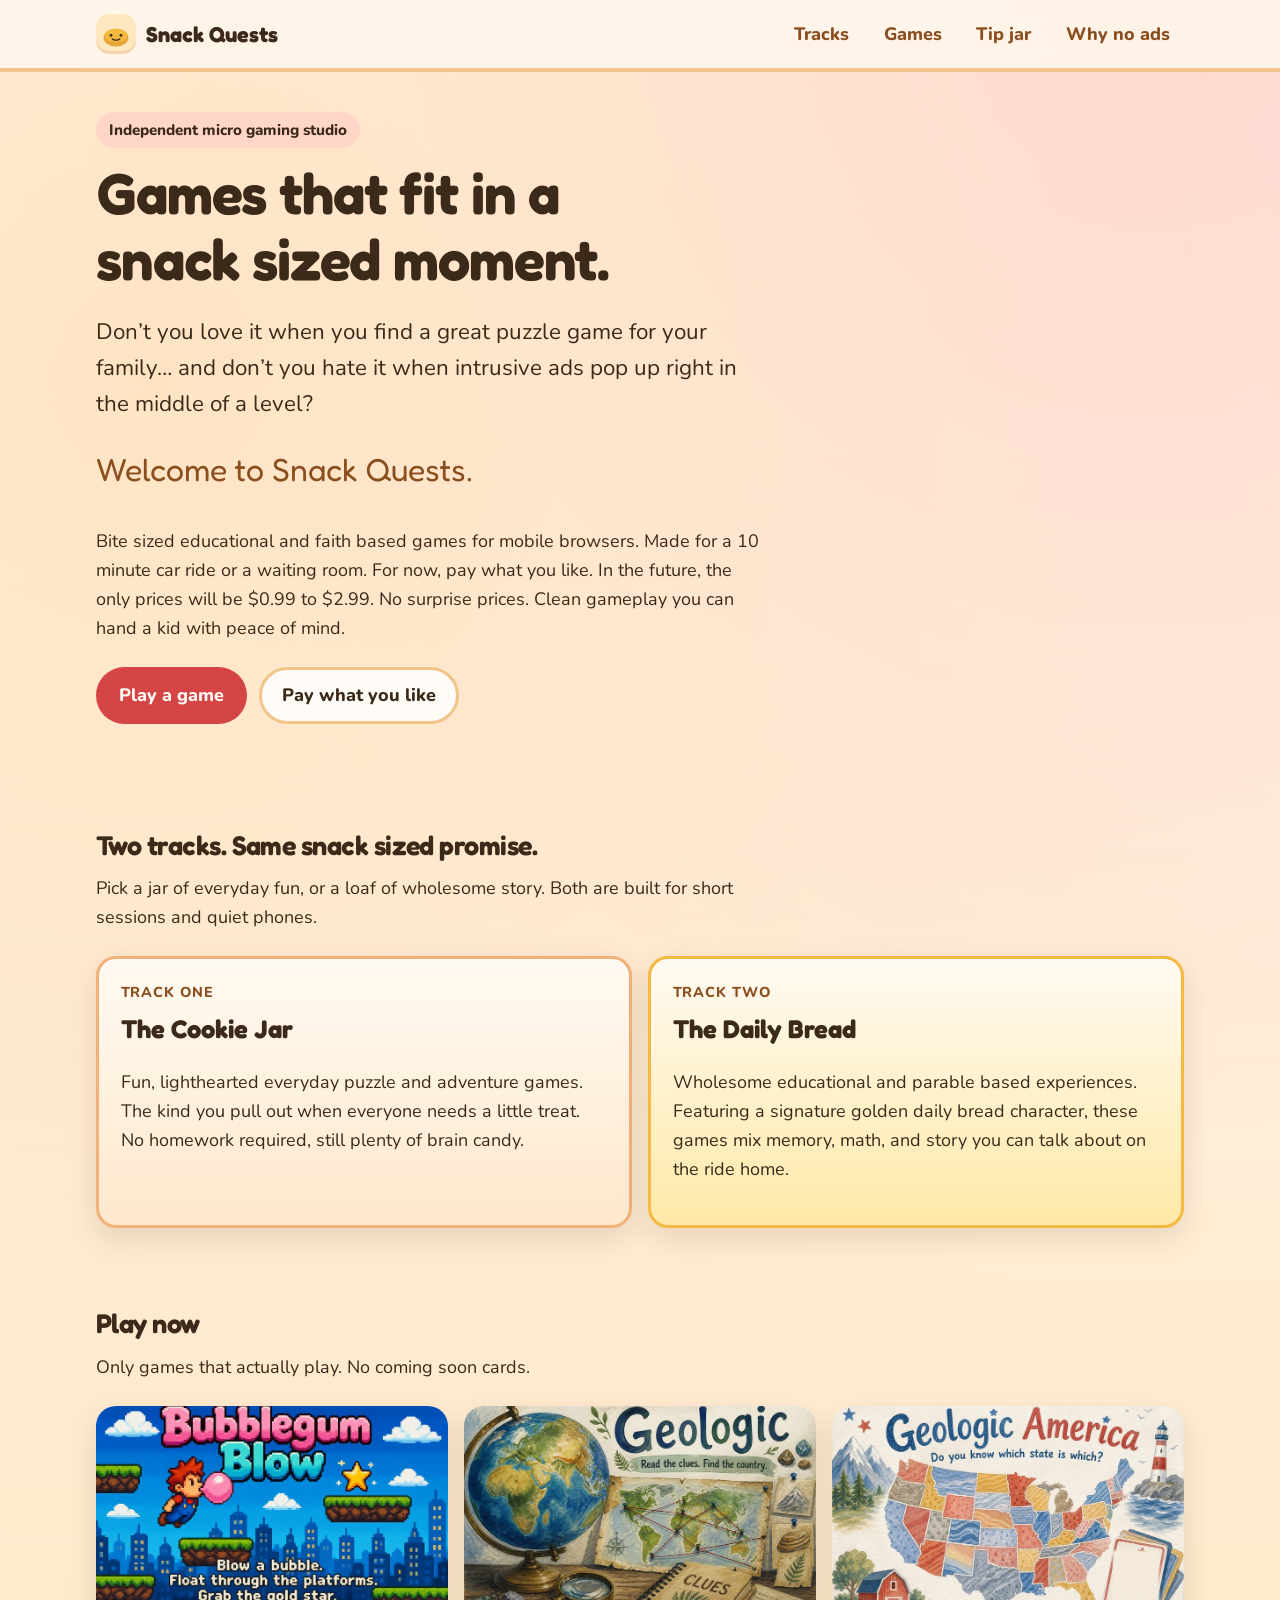
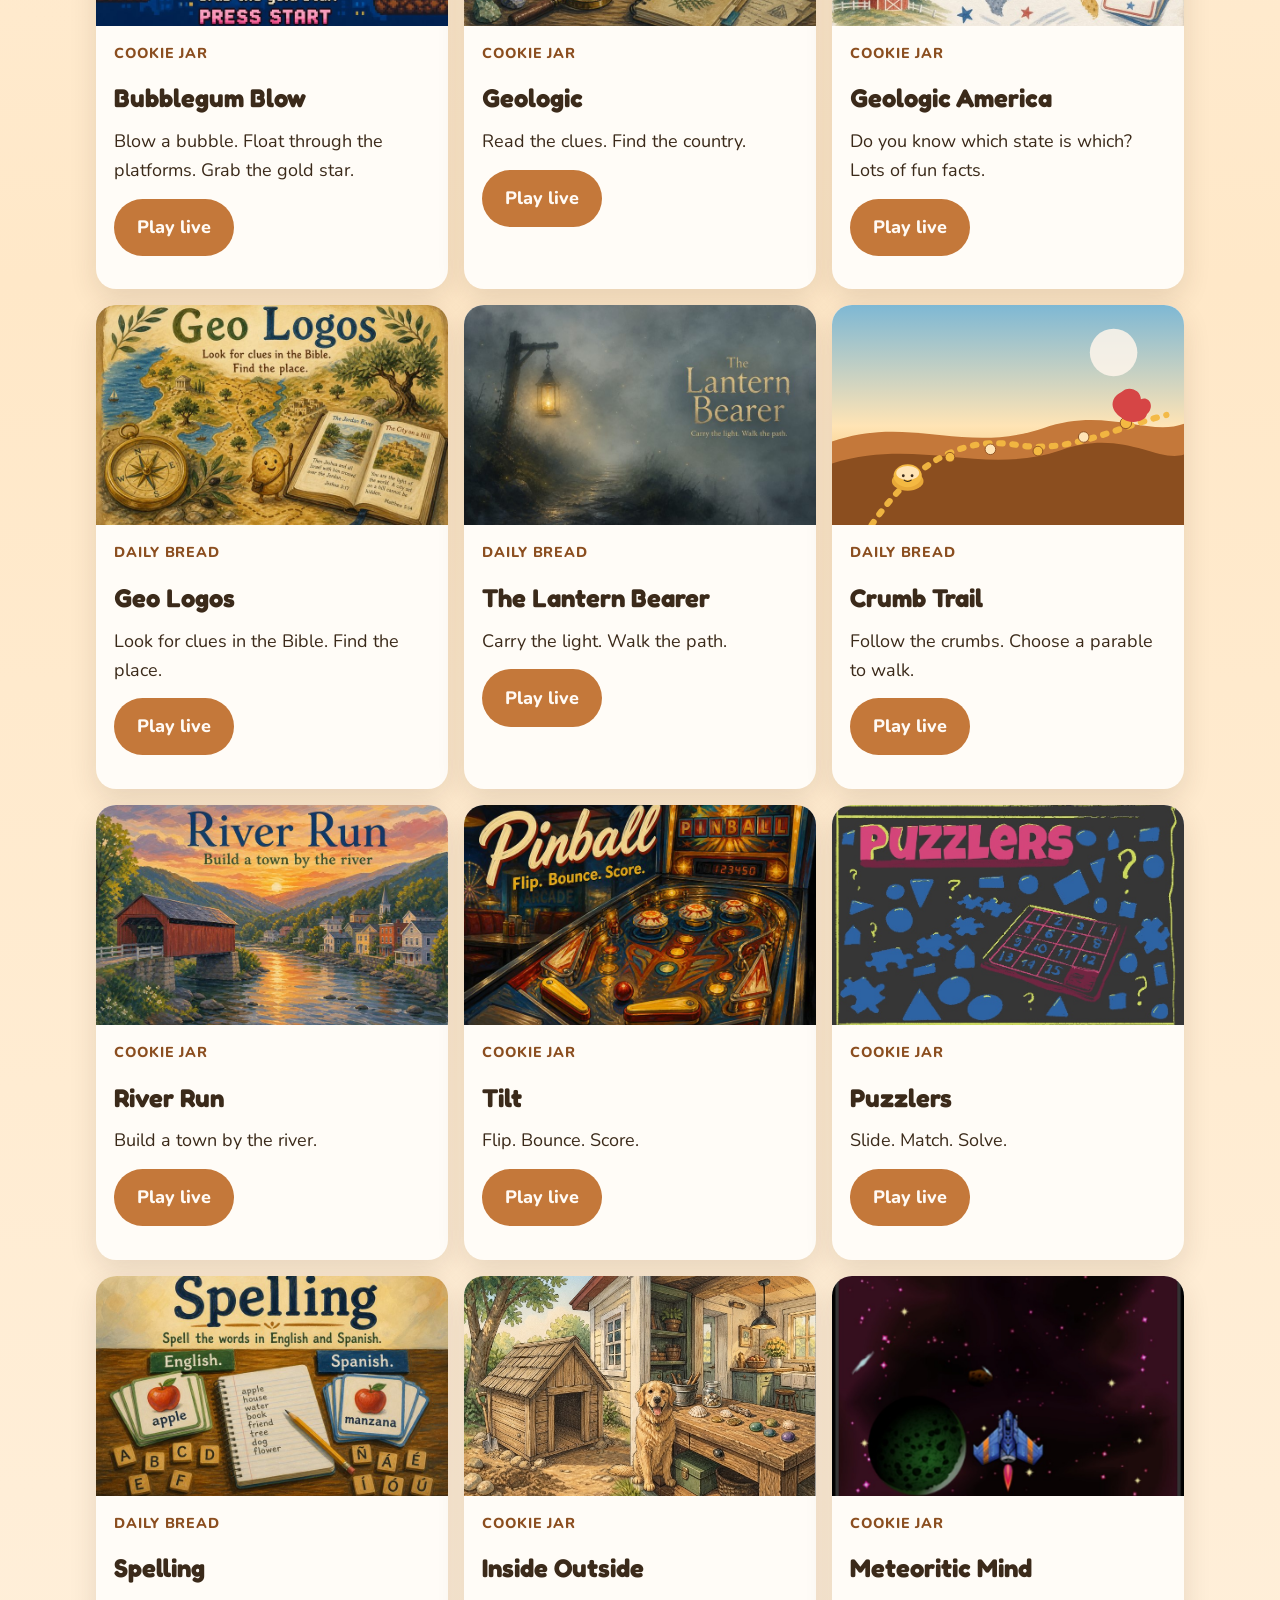
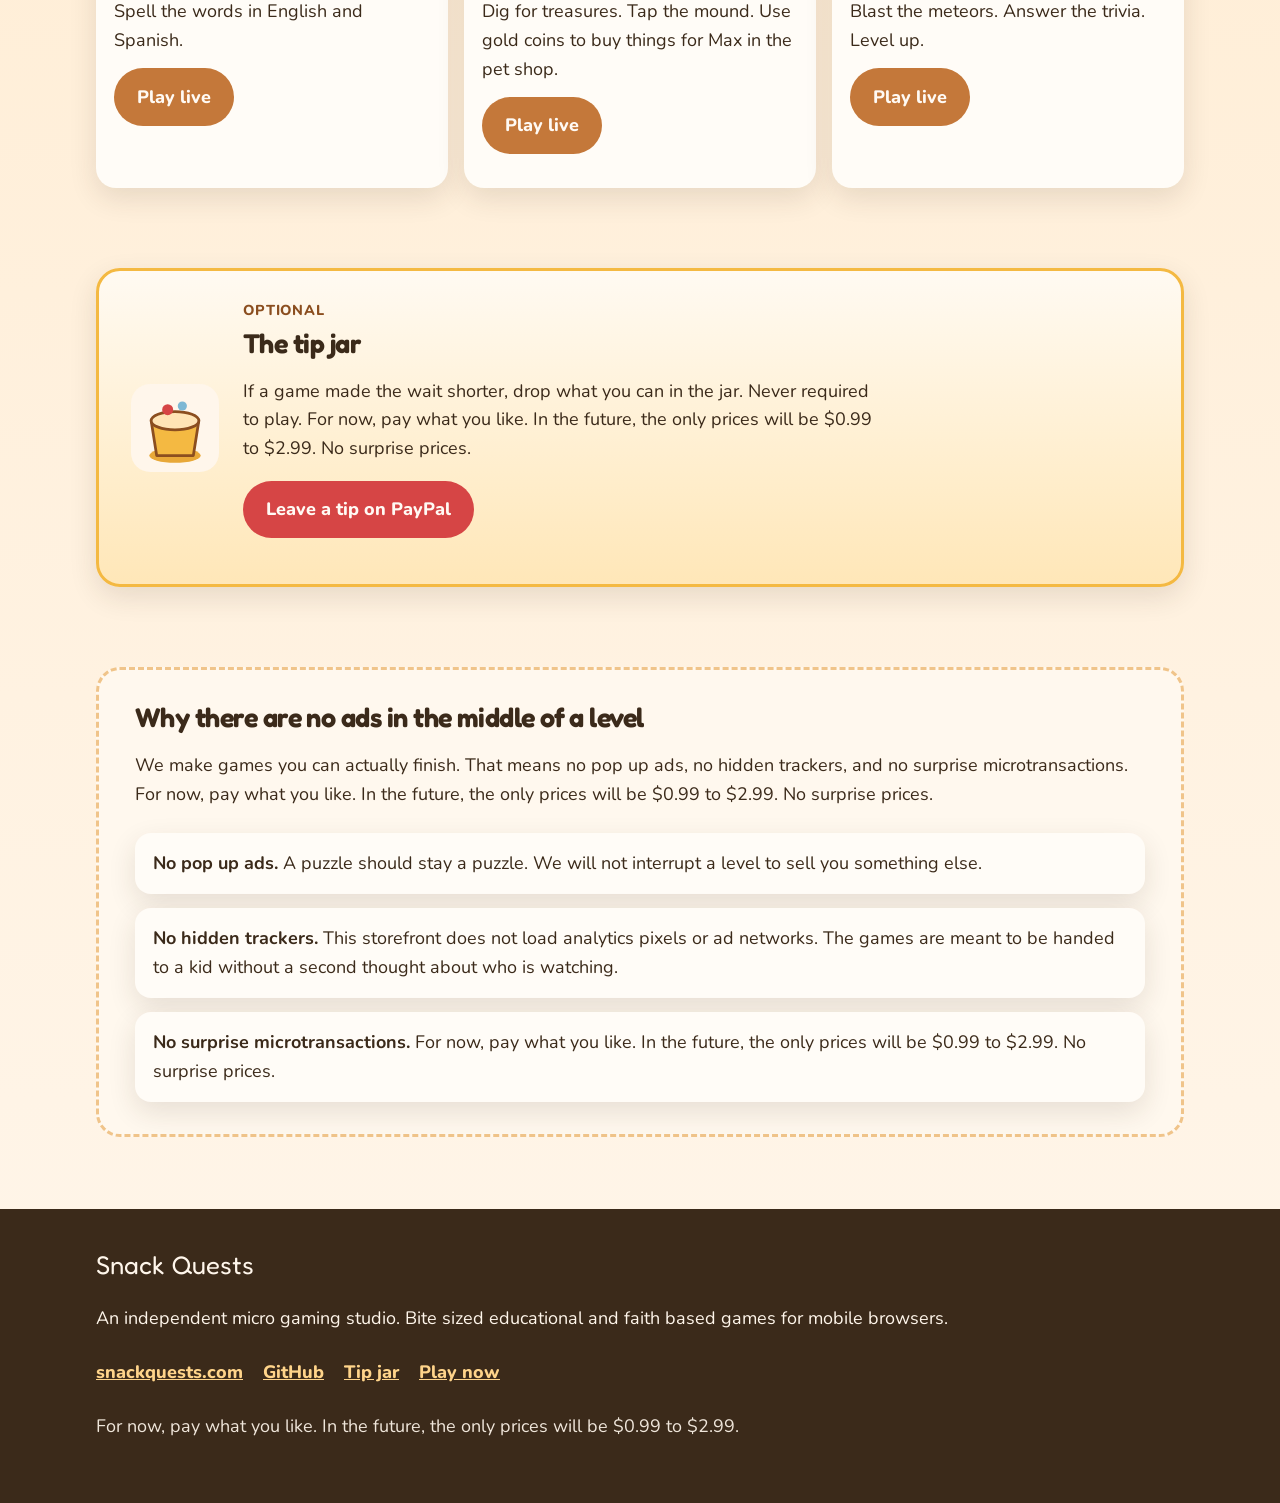
<file: index.html>
<!DOCTYPE html>
<html lang="en">
<head>
  <meta charset="utf-8">
  <meta name="viewport" content="width=device-width, initial-scale=1">
  <meta http-equiv="Cache-Control" content="no-cache, no-store, must-revalidate">
  <title>Snack Quests, bite sized games you can hand a kid</title>
  <meta name="description" content="Snack Quests is an independent micro gaming studio. Bite sized educational and faith based games for mobile browsers. No pop up ads, no hidden trackers, no surprise microtransactions.">
  <link rel="canonical" href="https://snackquests.com/">
  <meta property="og:title" content="Snack Quests, bite sized games you can hand a kid">
  <meta property="og:description" content="Don't you love it when you find a great puzzle game for your family... and don't you hate it when intrusive ads pop up right in the middle of a level? Welcome to Snack Quests.">
  <meta property="og:type" content="website">
  <meta property="og:url" content="https://snackquests.com/">
  <meta name="theme-color" content="#FFF6EB">
  <link rel="icon" href="./favicon.svg" type="image/svg+xml">
  <link rel="preconnect" href="https://fonts.googleapis.com">
  <link rel="preconnect" href="https://fonts.gstatic.com" crossorigin>
  <link href="https://fonts.googleapis.com/css2?family=Fredoka:wght@500;600;700&family=Nunito:ital,wght@0,400;0,600;0,700;0,800;1,400&display=swap" rel="stylesheet">
  <link rel="stylesheet" href="./styles.css">
</head>
<body>
  <a class="skip-link" href="#main">Skip to content</a>

  <header class="site-header">
    <div class="wrap header-inner">
      <a class="logo" href="./">
        <span class="logo-mark" aria-hidden="true">
          <svg viewBox="0 0 64 64" width="40" height="40" focusable="false">
            <ellipse cx="32" cy="38" rx="20" ry="14" fill="#E8A838"/>
            <ellipse cx="32" cy="34" rx="18" ry="11" fill="#F4B942"/>
            <circle cx="24" cy="34" r="2.2" fill="#3B2A1A"/>
            <circle cx="40" cy="34" r="2.2" fill="#3B2A1A"/>
            <path d="M26 40c2 2.4 10 2.4 12 0" fill="none" stroke="#3B2A1A" stroke-width="2" stroke-linecap="round"/>
          </svg>
        </span>
        <span class="logo-text">Snack Quests</span>
      </a>
      <button class="nav-toggle" type="button" aria-expanded="false" aria-controls="site-nav">
        <span class="nav-toggle-bars" aria-hidden="true"></span>
        <span class="visually-hidden">Menu</span>
      </button>
      <nav id="site-nav" class="site-nav" aria-label="Primary">
        <ul>
          <li><a href="#tracks">Tracks</a></li>
          <li><a href="#snack-pack">Games</a></li>
          <li><a href="#tip-jar">Tip jar</a></li>
          <li><a href="#why">Why no ads</a></li>
        </ul>
      </nav>
    </div>
  </header>

  <main id="main">
    <section class="hero" aria-labelledby="hero-title">
      <div class="wrap hero-inner">
        <p class="eyebrow">Independent micro gaming studio</p>
        <h1 id="hero-title">Games that fit in a snack sized moment.</h1>
        <p class="hero-lead">Don’t you love it when you find a great puzzle game for your family… and don’t you hate it when intrusive ads pop up right in the middle of a level?</p>
        <p class="hero-welcome">Welcome to Snack Quests.</p>
        <p class="hero-body">Bite sized educational and faith based games for mobile browsers. Made for a 10 minute car ride or a waiting room. For now, pay what you like. In the future, the only prices will be $0.99 to $2.99. No surprise prices. Clean gameplay you can hand a kid with peace of mind.</p>
        <p class="hero-actions">
          <a class="btn btn-primary" href="#snack-pack">Play a game</a>
          <a class="btn btn-ghost" href="#tip-jar">Pay what you like</a>
        </p>
      </div>
    </section>

    <section id="tracks" class="tracks" aria-labelledby="tracks-title">
      <div class="wrap">
        <h2 id="tracks-title">Two tracks. Same snack sized promise.</h2>
        <p class="section-lede">Pick a jar of everyday fun, or a loaf of wholesome story. Both are built for short sessions and quiet phones.</p>
        <div class="track-grid">
          <article class="track-card cookie-jar">
            <p class="track-kicker">Track one</p>
            <h3>The Cookie Jar</h3>
            <p>Fun, lighthearted everyday puzzle and adventure games. The kind you pull out when everyone needs a little treat. No homework required, still plenty of brain candy.</p>
          </article>
          <article class="track-card daily-bread">
            <p class="track-kicker">Track two</p>
            <h3>The Daily Bread</h3>
            <p>Wholesome educational and parable based experiences. Featuring a signature golden daily bread character, these games mix memory, math, and story you can talk about on the ride home.</p>
          </article>
        </div>
      </div>
    </section>

    <section id="snack-pack" class="snack-pack" aria-labelledby="pack-title">
      <div class="wrap">
        <h2 id="pack-title">Play now</h2>
        <p class="section-lede">Only games that actually play. No coming soon cards.</p>
                <ul class="game-grid">
          <li class="game-card">
            <article>
              <div class="game-art" aria-hidden="true">
                <img src="./openings/opening-bubblegum.jpg" alt="">
              </div>
              <div class="game-meta">
                <p class="game-track">Cookie Jar</p>
                <h3>Bubblegum Blow</h3>
                <p>Blow a bubble. Float through the platforms. Grab the gold star.</p>
                <p><a class="btn btn-small" href="/games/bubblegum-blow/">Play live</a></p>
              </div>
            </article>
          </li>
          <li class="game-card">
            <article>
              <div class="game-art" aria-hidden="true">
                <img src="./openings/opening-geologic.jpg" alt="">
              </div>
              <div class="game-meta">
                <p class="game-track">Cookie Jar</p>
                <h3>Geologic</h3>
                <p>Read the clues. Find the country.</p>
                <p><a class="btn btn-small" href="/games/geologic/">Play live</a></p>
              </div>
            </article>
          </li>
          <li class="game-card">
            <article>
              <div class="game-art" aria-hidden="true">
                <img src="./openings/opening-geologic-america.jpg" alt="">
              </div>
              <div class="game-meta">
                <p class="game-track">Cookie Jar</p>
                <h3>Geologic America</h3>
                <p>Do you know which state is which? Lots of fun facts.</p>
                <p><a class="btn btn-small" href="/games/geologic/america/">Play live</a></p>
              </div>
            </article>
          </li>
          <li class="game-card">
            <article>
              <div class="game-art" aria-hidden="true">
                <img src="./openings/opening-geologos.jpg" alt="">
              </div>
              <div class="game-meta">
                <p class="game-track">Daily Bread</p>
                <h3>Geo Logos</h3>
                <p>Look for clues in the Bible. Find the place.</p>
                <p><a class="btn btn-small" href="/games/geologic/logos/">Play live</a></p>
              </div>
            </article>
          </li>
          <li class="game-card">
            <article>
              <div class="game-art" aria-hidden="true">
                <img src="./openings/opening-lantern.jpg" alt="">
              </div>
              <div class="game-meta">
                <p class="game-track">Daily Bread</p>
                <h3>The Lantern Bearer</h3>
                <p>Carry the light. Walk the path.</p>
                <p><a class="btn btn-small" href="/games/lantern-bearer/">Play live</a></p>
              </div>
            </article>
          </li>
          <li class="game-card">
            <article>
              <div class="game-art" aria-hidden="true">
                <img src="./openings/opening-crumb-trail.svg" alt="">
              </div>
              <div class="game-meta">
                <p class="game-track">Daily Bread</p>
                <h3>Crumb Trail</h3>
                <p>Follow the crumbs. Choose a parable to walk.</p>
                <p><a class="btn btn-small" href="/games/crumb-trail/">Play live</a></p>
              </div>
            </article>
          </li>
          <li class="game-card">
            <article>
              <div class="game-art" aria-hidden="true">
                <img src="./openings/opening-riverrun.jpg" alt="">
              </div>
              <div class="game-meta">
                <p class="game-track">Cookie Jar</p>
                <h3>River Run</h3>
                <p>Build a town by the river.</p>
                <p><a class="btn btn-small" href="/games/river-run/">Play live</a></p>
              </div>
            </article>
          </li>
          <li class="game-card">
            <article>
              <div class="game-art" aria-hidden="true">
                <img src="./openings/opening-pinball.jpg" alt="">
              </div>
              <div class="game-meta">
                <p class="game-track">Cookie Jar</p>
                <h3>Tilt</h3>
                <p>Flip. Bounce. Score.</p>
                <p><a class="btn btn-small" href="/games/tilt/">Play live</a></p>
              </div>
            </article>
          </li>
          <li class="game-card">
            <article>
              <div class="game-art" aria-hidden="true">
                <img src="./openings/opening-puzzlers.jpg?v=3" alt="">
              </div>
              <div class="game-meta">
                <p class="game-track">Cookie Jar</p>
                <h3>Puzzlers</h3>
                <p>Slide. Match. Solve.</p>
                <p><a class="btn btn-small" href="/games/puzzlers/">Play live</a></p>
              </div>
            </article>
          </li>
          <li class="game-card">
            <article>
              <div class="game-art" aria-hidden="true">
                <img src="./openings/opening-spelling.jpg" alt="">
              </div>
              <div class="game-meta">
                <p class="game-track">Daily Bread</p>
                <h3>Spelling</h3>
                <p>Spell the words in English and Spanish.</p>
                <p><a class="btn btn-small" href="/games/spelling/">Play live</a></p>
              </div>
            </article>
          </li>
          <li class="game-card">
            <article>
              <div class="game-art" aria-hidden="true">
                <img src="./openings/opening-inside-outside-v3.jpg?v=4" alt="">
              </div>
              <div class="game-meta">
                <p class="game-track">Cookie Jar</p>
                <h3>Inside Outside</h3>
                <p>Dig for treasures. Tap the mound. Use gold coins to buy things for Max in the pet shop.</p>
                <p><a class="btn btn-small" href="/games/inside-outside/">Play live</a></p>
              </div>
            </article>
          </li>
          <li class="game-card">
            <article>
              <div class="game-art" aria-hidden="true">
                <img src="./openings/opening-meteoriticmind.jpg" alt="">
              </div>
              <div class="game-meta">
                <p class="game-track">Cookie Jar</p>
                <h3>Meteoritic Mind</h3>
                <p>Blast the meteors. Answer the trivia. Level up.</p>
                <p><a class="btn btn-small" href="/games/meteoritic-mind/">Play live</a></p>
              </div>
            </article>
          </li>
        </ul>
      </div>
    </section>

    <section id="tip-jar" class="tip-jar" aria-labelledby="tip-title">
      <div class="wrap">
        <div class="tip-card">
          <div class="tip-art" aria-hidden="true">
            <svg viewBox="0 0 96 96" width="88" height="88" focusable="false">
              <ellipse cx="48" cy="78" rx="28" ry="8" fill="#E8A838"/>
              <path d="M22 40h52l-6 38H28z" fill="#F4B942" stroke="#8B4E1F" stroke-width="3" stroke-linejoin="round"/>
              <ellipse cx="48" cy="40" rx="26" ry="10" fill="#FFE4B5" stroke="#8B4E1F" stroke-width="3"/>
              <circle cx="40" cy="28" r="6" fill="#D64545"/>
              <circle cx="56" cy="24" r="5" fill="#7EB8D4"/>
            </svg>
          </div>
          <div class="tip-copy">
            <p class="track-kicker">Optional</p>
            <h2 id="tip-title">The tip jar</h2>
            <p>If a game made the wait shorter, drop what you can in the jar. Never required to play. For now, pay what you like. In the future, the only prices will be $0.99 to $2.99. No surprise prices.</p>
            <p>
              <a class="btn btn-primary" href="https://www.paypal.com/cgi-bin/webscr?cmd=_donations&amp;business=Chesneyhearst%40gmail.com&amp;item_name=Snack%20Quests%20tip%20jar&amp;currency_code=USD" rel="noopener noreferrer" target="_blank">Leave a tip on PayPal</a>
            </p>
          </div>
        </div>
      </div>
    </section>

    <section id="why" class="why" aria-labelledby="why-title">
      <div class="wrap why-inner">
        <h2 id="why-title">Why there are no ads in the middle of a level</h2>
        <p>We make games you can actually finish. That means no pop up ads, no hidden trackers, and no surprise microtransactions. For now, pay what you like. In the future, the only prices will be $0.99 to $2.99. No surprise prices.</p>
        <ul class="promise-list">
          <li>
            <strong>No pop up ads.</strong>
            A puzzle should stay a puzzle. We will not interrupt a level to sell you something else.
          </li>
          <li>
            <strong>No hidden trackers.</strong>
            This storefront does not load analytics pixels or ad networks. The games are meant to be handed to a kid without a second thought about who is watching.
          </li>
          <li>
            <strong>No surprise microtransactions.</strong>
            For now, pay what you like. In the future, the only prices will be $0.99 to $2.99. No surprise prices.
          </li>
        </ul>
      </div>
    </section>
  </main>

  <footer class="site-footer">
    <div class="wrap footer-inner">
      <p class="footer-brand">Snack Quests</p>
      <p>An independent micro gaming studio. Bite sized educational and faith based games for mobile browsers.</p>
      <ul class="footer-links">
        <li><a href="https://snackquests.com">snackquests.com</a></li>
        <li><a href="https://github.com/chearst444/snackquests">GitHub</a></li>
        <li><a href="#tip-jar">Tip jar</a></li>
        <li><a href="#snack-pack">Play now</a></li>
      </ul>
      <p class="footer-note">For now, pay what you like. In the future, the only prices will be $0.99 to $2.99.</p>
    </div>
  </footer>

  <script src="./script.js"></script>
</body>
</html>
</file>
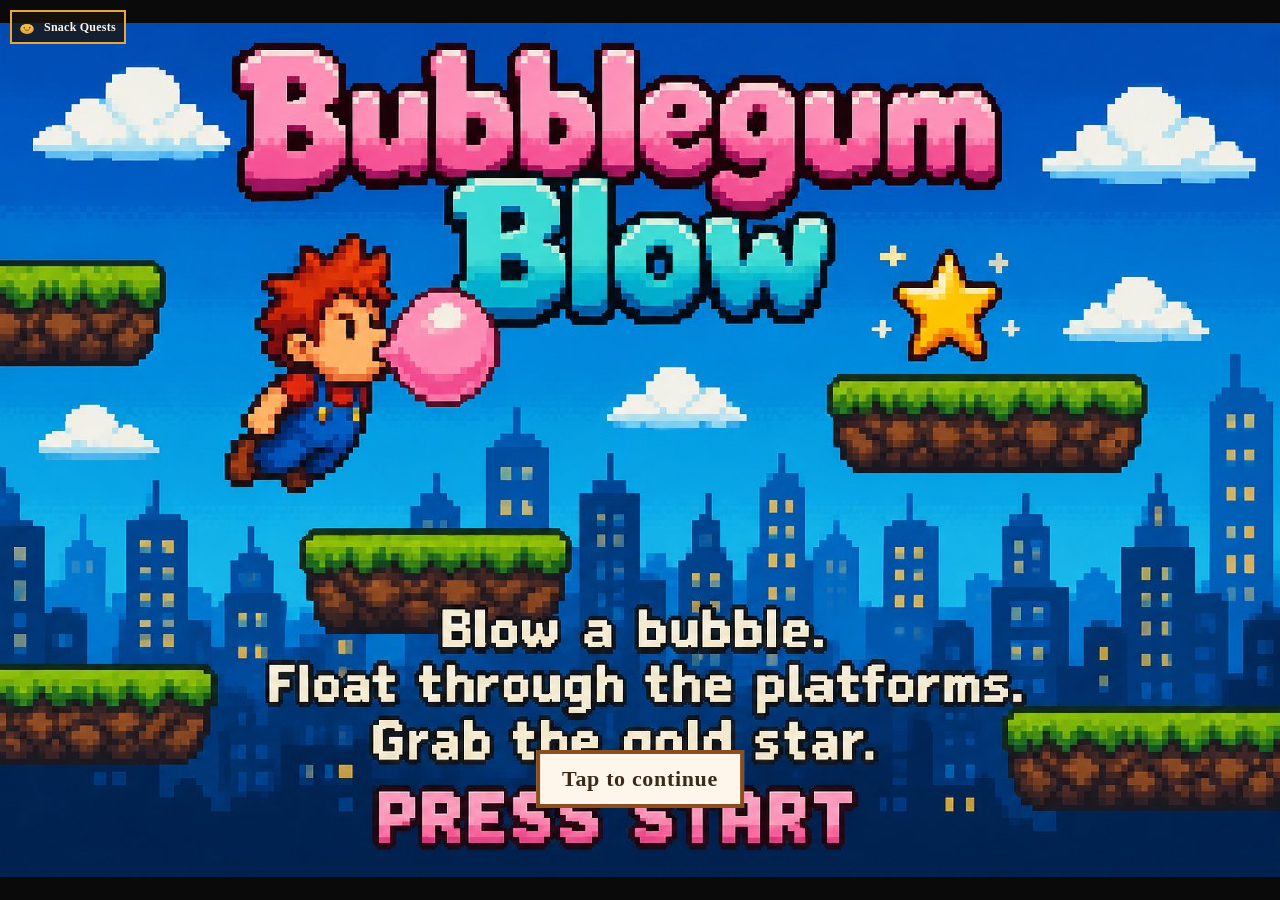
<file: games/bubblegum-blow/index.html>
<!DOCTYPE html>
<html lang="en">
<head>
    <meta charset="UTF-8">
    <meta name="viewport" content="width=device-width, initial-scale=1.0, maximum-scale=1.0, user-scalable=no, viewport-fit=cover">
    <title>Bubblegum Blow - Platformer</title>
    <style>
        html {
            height: 100%;
            overscroll-behavior: none;
        }
        body {
            margin: 0;
            padding: env(safe-area-inset-top) env(safe-area-inset-right) env(safe-area-inset-bottom) env(safe-area-inset-left);
            background-color: #111;
            display: flex;
            justify-content: center;
            align-items: center;
            height: 100vh;
            height: 100dvh;
            overflow: hidden;
            overscroll-behavior: none;
            touch-action: none;
            -webkit-user-select: none;
            user-select: none;
            color: #fff;
            font-family: 'Courier New', Courier, monospace;
        }
        #game-container {
            display: flex;
            flex-direction: column;
            text-align: center;
            border: 4px solid #333;
            box-shadow: 0 0 20px rgba(0,0,0,0.8);
            background: #000;
            width: min(800px, 96vw);
            max-height: 96dvh;
            overflow: hidden;
        }
        .canvas-wrap {
            position: relative;
            flex: 1 1 auto;
            min-height: 0;
            display: flex;
        }
        canvas {
            display: block;
            width: 100%;
            height: 100%;
            object-fit: contain;
            touch-action: none;
            background: linear-gradient(to bottom, #4a90e2, #87ceeb);
            image-rendering: pixelated;
            image-rendering: crisp-edges;
        }
        .end-overlay {
            position: absolute;
            inset: 0;
            display: flex;
            align-items: flex-end;
            justify-content: center;
            padding-bottom: 14%;
            box-sizing: border-box;
        }
        .end-overlay[hidden] {
            display: none;
        }
        .end-overlay-btn {
            font-family: inherit;
            font-weight: bold;
            font-size: clamp(14px, 3.6vw, 18px);
            letter-spacing: 0.5px;
            color: #1a2430;
            background: #69f0ae;
            border: 3px solid #1a2430;
            border-radius: 6px;
            padding: 10px 22px;
            cursor: pointer;
            box-shadow: 0 4px 0 #2e7d32;
            touch-action: manipulation;
            -webkit-tap-highlight-color: transparent;
        }
        .end-overlay-btn:active {
            transform: translateY(2px);
            box-shadow: 0 2px 0 #2e7d32;
        }
        img {
            image-rendering: pixelated;
            image-rendering: crisp-edges;
        }
        .ui-panel {
            flex: none;
            background: #1a2430;
            padding: 6px 8px;
            display: flex;
            flex-wrap: wrap;
            align-items: center;
            justify-content: space-around;
            gap: 6px 10px;
            font-size: clamp(12px, 3.4vw, 16px);
            font-weight: bold;
            border-top: 3px solid #35506a;
            white-space: nowrap;
            color: #f4f0e6;
        }
        .hud-chip {
            display: flex;
            align-items: center;
            gap: 6px;
            background-image: url('assets/ui/hud_bar.png');
            background-repeat: no-repeat;
            background-size: 100% 100%;
            image-rendering: pixelated;
            padding: 4px 10px 4px 8px;
            min-height: 26px;
        }
        .ui-panel img.badge-icon {
            height: 18px;
            width: auto;
            image-rendering: pixelated;
        }
        .coins {
            color: #f0d060;
        }
        .health {
            display: flex;
            align-items: center;
            gap: 8px;
            color: #f4f0e6;
        }
        .hearts {
            display: flex;
            align-items: center;
            gap: 2px;
        }
        .hearts img {
            width: 18px;
            height: 16px;
            image-rendering: pixelated;
        }
        .health-bar {
            width: 88px;
            height: 12px;
            border: 2px solid #35506a;
            border-radius: 0;
            background: #1a2430 url('assets/ui/health_pip.png') left center / auto 100% no-repeat;
            image-rendering: pixelated;
            overflow: hidden;
        }
        .health-fill {
            height: 100%;
            width: 100%;
            background: #c23b32;
            box-shadow: inset 0 2px 0 #e07060;
            transition: width 0.15s steps(10);
        }
        .touch-controls {
            flex: none;
            display: flex;
            justify-content: space-between;
            align-items: center;
            gap: 8px;
            padding: 8px 10px;
            background: #121820;
            border-top: 3px solid #35506a;
        }
        .touch-controls button {
            font-family: inherit;
            font-weight: bold;
            border: none;
            border-radius: 0;
            color: #f4f0e6;
            padding: 0;
            width: 72px;
            height: 44px;
            font-size: 14px;
            letter-spacing: 0.5px;
            touch-action: none;
            user-select: none;
            -webkit-user-select: none;
            -webkit-touch-callout: none;
            -webkit-tap-highlight-color: transparent;
            image-rendering: pixelated;
            background-color: transparent;
            background-repeat: no-repeat;
            background-position: center;
            background-size: 100% 100%;
        }
        .touch-controls button img {
            width: 100%;
            height: 100%;
            object-fit: contain;
            image-rendering: pixelated;
            pointer-events: none;
        }
        .move-btn {
            background-image: none;
        }
        .move-btn:active {
            filter: brightness(0.8);
        }
        .blow-btn {
            flex: 1;
            width: auto;
            background-image: url('assets/ui/btn_blow.png');
            font-size: clamp(12px, 3.2vw, 15px);
            color: #f4f0e6;
            text-shadow: 1px 1px 0 #1a2430;
        }
        .blow-btn:active {
            filter: brightness(0.8);
        }

        #sq-open {
            position: fixed;
            inset: 0;
            z-index: 99999;
            background: #0a0a0a;
            display: flex;
            align-items: center;
            justify-content: center;
            box-sizing: border-box;
            padding: env(safe-area-inset-top) env(safe-area-inset-right) env(safe-area-inset-bottom) env(safe-area-inset-left);
        }
        #sq-open.is-off { display: none !important; }
        #sq-open .sq-stage {
            position: relative;
            width: min(100%, 1400px);
            max-height: 100%;
            max-height: 100dvh;
        }
        #sq-open .sq-art {
            display: block;
            width: 100%;
            height: auto;
            max-height: 100dvh;
            object-fit: contain;
        }
        #sq-open.pixel .sq-art {
            image-rendering: pixelated;
            image-rendering: crisp-edges;
        }
        #sq-open .sq-play {
            position: absolute;
            left: 50%;
            bottom: 8%;
            transform: translateX(-50%);
            background: none;
            border: 0;
            padding: 12px 16px;
            cursor: pointer;
            -webkit-tap-highlight-color: transparent;
            touch-action: manipulation;
        }
        #sq-open .sq-play img {
            display: block;
            width: 276px;
            height: 87px;
            image-rendering: pixelated;
            image-rendering: crisp-edges;
            image-rendering: -moz-crisp-edges;
            pointer-events: none;
        }
        @media (max-width: 640px) {
            #sq-open .sq-play img { width: 184px; height: 58px; }
        }

        #sq-open .sq-continue {
            position: absolute;
            left: 50%;
            bottom: 8%;
            transform: translateX(-50%);
            background: #fff6eb;
            color: #3b2a1a;
            border: 4px solid #8b4e1f;
            font-family: Georgia, "Times New Roman", serif;
            font-size: clamp(16px, 4vw, 22px);
            font-weight: 700;
            letter-spacing: 0.03em;
            padding: 12px 22px;
            cursor: pointer;
            -webkit-tap-highlight-color: transparent;
            touch-action: manipulation;
        }
        #sq-open .sq-howto {
            display: none;
            width: min(100%, 560px);
            max-height: 92dvh;
            overflow: auto;
            box-sizing: border-box;
            padding: 8px;
        }
        #sq-open.is-howto .sq-stage { display: none; }
        #sq-open.is-howto .sq-howto { display: block; }
        #sq-open .sq-howto-card {
            background: #fff6eb;
            color: #3b2a1a;
            border: 4px solid #8b4e1f;
            padding: 22px 20px 16px;
            text-align: center;
            box-sizing: border-box;
        }
        #sq-open .sq-howto-card h2 {
            margin: 0 0 12px;
            font-family: Georgia, "Times New Roman", serif;
            font-size: clamp(22px, 5vw, 30px);
            line-height: 1.2;
        }
        #sq-open .sq-howto-card p {
            margin: 0 0 10px;
            font-size: clamp(15px, 3.6vw, 18px);
            line-height: 1.45;
            text-align: left;
        }
        #sq-open.is-howto .sq-play {
            position: static;
            transform: none;
            margin: 10px auto 0;
            display: inline-block;
        }

        #sq-open .sq-studio {
            position: absolute;
            top: 10px;
            left: 10px;
            z-index: 5;
            display: flex;
            align-items: center;
            gap: 6px;
            text-decoration: none;
            color: #fff6eb;
            background: rgba(26, 18, 12, 0.78);
            border: 2px solid #e8a838;
            padding: 4px 8px 4px 4px;
            font-family: Georgia, "Times New Roman", serif;
            font-size: 12px;
            font-weight: 700;
            letter-spacing: 0.02em;
            line-height: 1;
            -webkit-tap-highlight-color: transparent;
        }
        #sq-open .sq-studio svg {
            display: block;
            width: 22px;
            height: 22px;
            flex: none;
        }


    </style>
</head>
<body>


<div id="sq-open" class="pixel" role="dialog" aria-modal="true" aria-label="Bubblegum Blow">
    <a class="sq-studio" href="https://snackquests.com" id="sq-studio">
    <svg viewBox="0 0 64 64" width="22" height="22" aria-hidden="true" focusable="false">
      <ellipse cx="32" cy="38" rx="20" ry="14" fill="#E8A838"/>
      <ellipse cx="32" cy="34" rx="18" ry="11" fill="#F4B942"/>
      <circle cx="24" cy="34" r="2.2" fill="#3B2A1A"/>
      <circle cx="40" cy="34" r="2.2" fill="#3B2A1A"/>
      <path d="M26 40c2 2.4 10 2.4 12 0" fill="none" stroke="#3B2A1A" stroke-width="2" stroke-linecap="round"/>
    </svg>
    <span>Snack Quests</span>
  </a>
<div class="sq-stage" id="sq-art-screen">
    <img class="sq-art" src="assets/opening.jpg" alt="Bubblegum Blow">
    <button type="button" class="sq-continue" id="sq-continue">Tap to continue</button>
  </div>
  <div class="sq-howto" id="sq-howto">
    <div class="sq-howto-card">
      <h2>How to play</h2>
      <p>Blow three times to fill the bubble (tiny, bigger, full). You start floating on the first blow.</p>
      <p>Fourth blow: hold to steer left and right. Let go to drift down.</p>
      <p>Fifth tap pops the bubble on purpose.</p>
      <p>Kissing the top of the screen leaks air. It does not pop.</p>
      <p>Grab the gold star on the last ledge.</p>
      <p>On a keyboard, press Space to blow. Use A and D or the arrows to steer.</p>
      <p>On a phone, TAP TO BLOW BUBBLE. Hold and steer with two fingers.</p>
      <button type="button" class="sq-play" id="sq-play" aria-label="Play">
        <img src="assets/ui/btn_play.png" alt="PLAY" width="92" height="29">
      </button>
    </div>
  </div>
</div>
<div id="game-container">
    <div class="canvas-wrap">
        <canvas id="gameCanvas" width="800" height="450"></canvas>
        <div class="end-overlay" id="endOverlay" hidden>
            <button type="button" class="end-overlay-btn" id="btnRestart">Play again</button>
        </div>
    </div>
    <div class="ui-panel">
        <div class="badge hud-chip">
            <img class="badge-icon" src="assets/world_badge.png" alt="">
            LV <span id="currentLevel">1</span>/<span id="totalLevels">4</span>
        </div>
        <div class="coins hud-chip">
            <img class="badge-icon" src="assets/ui/coin_icon.png" alt="">
            <span id="coinCount">0</span>
        </div>
        <div class="health">
            <div class="hearts" id="hearts">
                <img src="assets/ui/heart_full.png" alt="">
                <img src="assets/ui/heart_full.png" alt="">
                <img src="assets/ui/heart_full.png" alt="">
                <img src="assets/ui/heart_full.png" alt="">
                <img src="assets/ui/heart_full.png" alt="">
            </div>
            <div class="health-bar"><div class="health-fill" id="healthFill"></div></div>
        </div>
    </div>
    <div class="touch-controls">
        <button class="move-btn" id="btnLeft" aria-label="Move left"><img src="assets/ui/btn_left.png" alt=""></button>
        <button class="blow-btn" id="btnBlow" aria-label="Tap to blow bubble, hold at full size">TAP TO BLOW BUBBLE</button>
        <button class="move-btn" id="btnRight" aria-label="Move right"><img src="assets/ui/btn_right.png" alt=""></button>
    </div>
</div>

<script>
const canvas = document.getElementById('gameCanvas');
const ctx = canvas.getContext('2d');
ctx.imageSmoothingEnabled = false; // keep the pixel art crisp when scaled

const endOverlay = document.getElementById('endOverlay');
const btnRestart = document.getElementById('btnRestart');

// Sprite assets (sliced from the star/gem sheet, the city tileset, and
// the bubblegum-blowing boy character sheet)
const sprites = {};
function loadSprite(name, src) {
    const img = new Image();
    img.src = src;
    sprites[name] = img;
}
loadSprite('coin', 'assets/star_blue.png');
loadSprite('goal', 'assets/star_gold.png');
loadSprite('health', 'assets/health_up.png');
loadSprite('bgCity', 'assets/bg_city.png?v=fill');
loadSprite('bgCity2', 'assets/bg_city_l2.png?v=fill');
loadSprite('bgCity3', 'assets/bg_city_l3.png?v=fill');
loadSprite('banana', 'assets/banana.png');
loadSprite('panel', 'assets/ui/panel.png');
loadSprite('platformTile', 'assets/platform_tile.png');
let platformPattern = null; // built once the tile image is loaded (see render)

// Level 4 (the forest): parallax background layers, a re-skinned platform
// tile, and a handful of decorative pieces cut from the forest sheet.
loadSprite('forestClouds', 'assets/forest/bg_clouds.png');
loadSprite('forestTreeline', 'assets/forest/bg_treeline.png');
loadSprite('forestWaterFar', 'assets/forest/bg_water_far.png');
loadSprite('forestWaterNear', 'assets/forest/bg_water_near.png');
loadSprite('forestPlatformStrip', 'assets/forest/platform_strip.png');
loadSprite('forestRockSmall', 'assets/forest/rock_small.png');
loadSprite('forestRockMedium', 'assets/forest/rock_medium.png');
loadSprite('forestRockMound', 'assets/forest/rock_mound.png');
loadSprite('forestSignPosts', 'assets/forest/sign_posts.png');
loadSprite('forestBush', 'assets/forest/bush_small.png');
loadSprite('forestTreeRound', 'assets/forest/tree_round.png');
loadSprite('forestTreeBare', 'assets/forest/tree_bare.png');
loadSprite('forestTreeBig', 'assets/forest/tree_big.png');
let forestPlatformPattern = null; // built once forestPlatformStrip has loaded

// Player character frames - real dedicated art for each facing direction,
// no mirroring. Confusingly, the no-suffix files are him facing RIGHT and
// the "_r" files face LEFT (the suffix names which upload they came from,
// not which way they face - see drawPlayer for the mapping). blow_1..
// blow_4 line up with player.bubbleStage for whichever direction is active.
loadSprite('walk_0', 'assets/player/walk_0.png');
loadSprite('walk_1', 'assets/player/walk_1.png');
loadSprite('walk_2', 'assets/player/walk_2.png');
loadSprite('walk_3', 'assets/player/walk_3.png');
loadSprite('idle_0', 'assets/player/idle_0.png');
loadSprite('idle_1', 'assets/player/idle_1.png');
loadSprite('idle_2', 'assets/player/idle_2.png');
loadSprite('fall_0', 'assets/player/fall_0.png');
loadSprite('blow_1', 'assets/player/blow_1.png');
loadSprite('blow_2', 'assets/player/blow_2.png');
loadSprite('blow_3', 'assets/player/blow_3.png');
loadSprite('blow_4', 'assets/player/blow_4.png');
loadSprite('blow_pop', 'assets/player/blow_pop.png');

loadSprite('walk_0_r', 'assets/player/walk_0_r.png');
loadSprite('walk_1_r', 'assets/player/walk_1_r.png');
loadSprite('walk_2_r', 'assets/player/walk_2_r.png');
loadSprite('walk_3_r', 'assets/player/walk_3_r.png');
loadSprite('idle_0_r', 'assets/player/idle_0_r.png');
loadSprite('idle_1_r', 'assets/player/idle_1_r.png');
loadSprite('idle_2_r', 'assets/player/idle_2_r.png');
loadSprite('fall_0_r', 'assets/player/fall_0_r.png');
loadSprite('blow_1_r', 'assets/player/blow_1_r.png');
loadSprite('blow_2_r', 'assets/player/blow_2_r.png');
loadSprite('blow_3_r', 'assets/player/blow_3_r.png');
loadSprite('blow_4_r', 'assets/player/blow_4_r.png');
// no right-facing pop frame exists - the brief pop flash reuses the left
// one for both directions, it's a one-instant burst effect either way

const walkFrames = ['walk_0', 'walk_1', 'walk_2', 'walk_3'];
const idleFrames = ['idle_0', 'idle_1', 'idle_2'];
const blowFrames = [null, 'blow_1', 'blow_2', 'blow_3', 'blow_4']; // indexed by bubbleStage
const walkFramesR = ['walk_0_r', 'walk_1_r', 'walk_2_r', 'walk_3_r'];
const idleFramesR = ['idle_0_r', 'idle_1_r', 'idle_2_r'];
const blowFramesR = [null, 'blow_1_r', 'blow_2_r', 'blow_3_r', 'blow_4_r'];

// Balloon physics. Inflate is tap counted.
// Tap 1: tiny bubble, start floating. Tap 2: a bit bigger.
// Tap 3: all the way. Tap 4: hold to steer. Let go to drop. Tap 5 pops.
const MAX_BUBBLE_STAGE = 4;
// Each blow lifts a little faster. Not a rocket, just a noticeable step.
const BUBBLE_KICK = [0, -1.05, -1.45, -1.65, -1.85];
const HOVER_TARGET = [0, -0.10, -0.20, -0.28, -0.36];
const HOVER_EASING = 0.045;
// The float gets a little faster on each level up - a small, steady climb
// in difficulty rather than a level-4-specific jump. Applied to both the
// kick (tapPump) and the continuous hover (updatePhysics).
function floatSpeedFactor() {
    return 1 + (currentLevel - 1) * 0.05;
}
const HEALTH_BOOST = 3; // about a third of the 10 point bar
const HEART_COUNT = 5; // 2 health points per heart

function updateHealthUI() {
    const fill = document.getElementById('healthFill');
    if (fill) fill.style.width = (playerHealth / MAX_HEALTH * 100) + '%';
    const wrap = document.getElementById('hearts');
    if (!wrap) return;
    let htmlHearts = '';
    for (let i = 0; i < HEART_COUNT; i++) {
        const hp = playerHealth - i * 2;
        let src = 'assets/ui/heart_empty.png';
        if (hp >= 2) src = 'assets/ui/heart_full.png';
        else if (hp === 1) src = 'assets/ui/heart_half.png';
        htmlHearts += '<img src="' + src + '" alt="">';
    }
    wrap.innerHTML = htmlHearts;
}

// Fall damage: how far he drops (in px) from the highest point of an
// airborne excursion to where he lands decides the tier. Distance-based
// rather than tied to any specific platform, so it scales to whatever a
// level's tallest platform happens to be instead of being hardcoded to
// this game's current three levels.
const FALL_TRIVIAL = 20;   // below this, no damage - just a short hop
const FALL_SMALL = 90;     // -1 health
const FALL_MEDIUM = 190;   // -2 health; beyond this is treated as "highest platform" -3

// Game State
const TOTAL_LEVELS = 5; // 1-3 city, 4-5 the forest
let levelBannerText = '';
let levelBannerUntil = 0; // Date.now() timestamp - the banner shows while this is in the future
let currentLevel = 1;
let scoreCoins = 0;
const MAX_HEALTH = 10;
let playerHealth = MAX_HEALTH;
let gameState = 'TITLE'; // TITLE, PLAYING, GAMEOVER, WIN

// Controls
const keys = { right: false, left: false, up: false, space: false };

window.addEventListener('keydown', (e) => {
    if (e.code === 'ArrowRight' || e.code === 'KeyD' || e.code === 'ArrowLeft' || e.code === 'KeyA' || e.code === 'ArrowUp' || e.code === 'KeyW' || e.code === 'Space') {
        e.preventDefault();
    }
    if (e.code === 'ArrowRight' || e.code === 'KeyD') keys.right = true;
    if (e.code === 'ArrowLeft' || e.code === 'KeyA') keys.left = true;
    if (e.code === 'ArrowUp' || e.code === 'KeyW' || e.code === 'Space') {
        if (!keys.space) tapPump(); // fire once per press, not per repeat-fired keydown
        keys.space = true;
    }
});

window.addEventListener('keyup', (e) => {
    if (e.code === 'ArrowRight' || e.code === 'KeyD') keys.right = false;
    if (e.code === 'ArrowLeft' || e.code === 'KeyA') keys.left = false;
    if (e.code === 'ArrowUp' || e.code === 'KeyW' || e.code === 'Space') {
        keys.space = false;
        releaseHold();
    }
});

// On-screen touch controls (phones/tablets have no keyboard) - these
// drive the exact same movement flags and tapPump() as the keyboard
// handlers above, so all the physics/animation logic only has to exist
// once. Pointer events cover touch, mouse, and stylus in one handler.
function bindButton(el, onDown, onUp) {
    // Track each finger so hold (blow) and left/right can be down together.
    // Do not use pointerleave: a second finger on another button would
    // cancel the hold.
    let heldId = null;
    el.addEventListener('pointerdown', (e) => {
        e.preventDefault();
        if (heldId !== null) return;
        heldId = e.pointerId;
        try { el.setPointerCapture(e.pointerId); } catch (err) {}
        onDown();
    });
    const end = (e) => {
        if (e.pointerId !== heldId) return;
        heldId = null;
        onUp();
    };
    el.addEventListener('pointerup', (e) => { e.preventDefault(); end(e); });
    el.addEventListener('pointercancel', end);
}

bindButton(document.getElementById('btnLeft'),
    () => { keys.left = true; },
    () => { keys.left = false; });

bindButton(document.getElementById('btnRight'),
    () => { keys.right = true; },
    () => { keys.right = false; });

bindButton(document.getElementById('btnBlow'),
    () => { tapPump(); },
    () => { releaseHold(); });

// Player Object
const GROUND_Y = 410; // top of the ground platform, kept in sync with loadLevel's ground rect
const player = {
    x: 50,
    y: GROUND_Y - 32, // feet resting on the ground - blow a bubble to leave it
    width: 32,
    height: 32,
    vx: 0,
    vy: 0,
    speed: 3,
    gravity: 0.5,
    isGrounded: false,
    bubbleStage: 0, // 0: None, 1-4: Progress - any stage > 0 floats continuously at that stage's rate
    hardPop: false,  // popped from over-inflation or a ceiling bump - next landing takes fall damage
    peakY: 0,        // highest point (min y) reached since he was last grounded
    facing: 'right', // starts facing into the level, toward the goal; updated from player.vx once he moves
    animFrame: 0,
    animTimer: 0,
    popFlashTimer: 0, // brief "blow_pop" frame shown right as a bubble pops
    leaking: false,   // hit the top of the screen, air leaking, slow drift down
    leakTimer: 0
};
player.peakY = player.y;

// Counted taps for this blow cycle. 0 idle, 1 tiny, 2 bigger, 3 all the way,
// 4 hold to steer, 5 popped.
let pumpCount = 0;

function tapPump() {
    if (gameState !== 'PLAYING') return;

    // Fifth tap pops, even in the air after a drop from tap 4.
    if (pumpCount >= 4) {
        pumpCount = 5;
        burstBubble();
        return;
    }

    // A new cycle can only begin on the ground.
    if (pumpCount === 0 && !player.isGrounded) return;

    pumpCount++;

    if (pumpCount === 1) {
        // Tiny balloon you can see. Start floating the moment it appears.
        player.bubbleStage = 1;
        player.vy = BUBBLE_KICK[1] * floatSpeedFactor();
        return;
    }

    if (pumpCount === 2) {
        // A little bit bigger. Keep floating after release, a bit faster.
        player.bubbleStage = 2;
        player.vy = BUBBLE_KICK[2] * floatSpeedFactor();
        return;
    }

    if (pumpCount === 3) {
        // All the way blown up. Still floating without holding.
        player.bubbleStage = 4;
        player.vy = BUBBLE_KICK[4] * floatSpeedFactor();
        return;
    }

    if (pumpCount === 4) {
        // Hold this press to steer at full size.
        player.bubbleStage = 4;
        player.vy = BUBBLE_KICK[4] * floatSpeedFactor();
    }
}

function releaseHold() {
    // Taps 1 to 3: letting go does not drop. He keeps floating.
    if (pumpCount < 4) return;
    // Tap 4: let go of the hold to drop down. Not a pop.
    if (pumpCount === 4 && player.bubbleStage > 0) {
        dropFromHold();
    }
}

function dropFromHold() {
    player.bubbleStage = 0;
    player.hardPop = true;
    player.leaking = false;
    player.leakTimer = 0;
}

function burstBubble() {
    // Popped from a fifth tap or from bonking a platform from below.
    player.bubbleStage = 0;
    player.hardPop = true;
    player.popFlashTimer = 10;
    player.leaking = false;
    player.leakTimer = 0;
}

function softLand() {
    // Landed on a platform while a bubble was still up. Deflate and
    // start a new tap cycle from the ground.
    player.bubbleStage = 0;
    pumpCount = 0;
    player.leaking = false;
    player.leakTimer = 0;
}

function applyFallDamage(distance) {
    let dmg = 0;
    if (distance >= FALL_MEDIUM) dmg = 3;       // from the highest platform
    else if (distance >= FALL_SMALL) dmg = 2;   // a bigger fall
    else if (distance >= FALL_TRIVIAL) dmg = 1; // a little fall
    if (dmg === 0) return;

    playerHealth = Math.max(0, playerHealth - dmg);
    updateHealthUI();
    if (playerHealth <= 0) gameState = 'GAMEOVER';
}

// Level Data & Platforms
let platforms = [];
let coins = [];
let healthPickups = [];
let goalZone = {};
let decor = []; // cosmetic-only sprites from the forest sheet, level 4+

function loadLevel(levelNum) {
    currentLevel = levelNum;
    pumpCount = 0;
    player.x = 50;
    player.y = GROUND_Y - player.height; // start standing on the ground, not mid-air
    player.vx = 0;
    player.vy = 0;
    player.isGrounded = true;
    player.facing = 'right'; // face into the new level
    player.bubbleStage = 0;
    player.hardPop = false;
    player.peakY = player.y;
    player.popFlashTimer = 0;
    player.leaking = false;
    player.leakTimer = 0;

    platforms = [
        { x: 0, y: 410, w: 800, h: 40, type: 'ground' } // Base ground / street level
    ];

    coins = [];
    healthPickups = [];
    decor = [];

    if (levelNum === 1) {
        platforms.push(
            { x: 200, y: 320, w: 120, h: 20 },
            { x: 400, y: 240, w: 120, h: 20 },
            { x: 600, y: 160, w: 190, h: 20 }
        );
        // Coins above platform areas (3+ per cluster)
        coins.push(
            { x: 230, y: 280, collected: false }, { x: 250, y: 280, collected: false }, { x: 270, y: 280, collected: false },
            { x: 430, y: 200, collected: false }, { x: 450, y: 200, collected: false }, { x: 470, y: 200, collected: false },
            { x: 630, y: 120, collected: false }, { x: 650, y: 120, collected: false }, { x: 670, y: 120, collected: false }
        );
        // Little health up on the last bar, about a third of the bar
        healthPickups.push({ x: 695, y: 128, collected: false, kind: 'heart' });
        // Star sits on the last ledge so you can walk/float into it and continue.
        goalZone = { x: 745, y: 100, w: 48, h: 60 };
    } else if (levelNum === 2) {
        platforms.push(
            { x: 150, y: 330, w: 100, h: 20 },
            { x: 320, y: 250, w: 100, h: 20 },
            { x: 500, y: 180, w: 100, h: 20 },
            { x: 650, y: 120, w: 140, h: 20 }
        );
        coins.push(
            { x: 175, y: 290, collected: false }, { x: 195, y: 290, collected: false }, { x: 215, y: 290, collected: false },
            { x: 345, y: 210, collected: false }, { x: 365, y: 210, collected: false }, { x: 385, y: 210, collected: false },
            { x: 525, y: 140, collected: false }, { x: 545, y: 140, collected: false }, { x: 565, y: 140, collected: false }
        );
        healthPickups.push({ x: 685, y: 88, collected: false, kind: 'banana' });
        goalZone = { x: 740, y: 60, w: 48, h: 60 };
    } else if (levelNum === 3) {
        platforms.push(
            { x: 100, y: 340, w: 80, h: 20 },
            { x: 250, y: 270, w: 80, h: 20 },
            { x: 400, y: 200, w: 80, h: 20 },
            { x: 550, y: 140, w: 80, h: 20 },
            { x: 680, y: 90, w: 110, h: 20 }
        );
        coins.push(
            { x: 120, y: 300, collected: false }, { x: 140, y: 300, collected: false },
            { x: 270, y: 230, collected: false }, { x: 290, y: 230, collected: false },
            { x: 420, y: 160, collected: false }, { x: 440, y: 160, collected: false },
            { x: 570, y: 100, collected: false }, { x: 590, y: 100, collected: false }
        );
        healthPickups.push({ x: 705, y: 58, collected: false, kind: 'banana' });
        goalZone = { x: 740, y: 30, w: 48, h: 60 };
    } else if (levelNum === 4) {
        // The forest. Same climb-and-float shape as the earlier levels,
        // re-skinned with the forest tileset - includes one dip (platform 4)
        // before the final climb to the goal, for a bit of a detour.
        platforms.push(
            { x: 120, y: 350, w: 90, h: 22 },
            { x: 280, y: 290, w: 80, h: 22 },
            { x: 420, y: 220, w: 90, h: 22 },
            { x: 560, y: 300, w: 70, h: 22 },
            { x: 650, y: 150, w: 120, h: 22 }
        );
        coins.push(
            { x: 145, y: 310, collected: false }, { x: 165, y: 310, collected: false }, { x: 185, y: 310, collected: false },
            { x: 305, y: 250, collected: false }, { x: 325, y: 250, collected: false },
            { x: 445, y: 180, collected: false }, { x: 465, y: 180, collected: false },
            { x: 675, y: 110, collected: false }, { x: 695, y: 110, collected: false }, { x: 715, y: 110, collected: false }
        );
        healthPickups.push({ x: 585, y: 270, collected: false, kind: 'banana' });
        goalZone = { x: 715, y: 90, w: 48, h: 60 };
        // Decoration cut from the forest sheet - purely cosmetic, no
        // collision. "bg" pieces sit behind the platforms as scenery;
        // "fg" pieces sit on top of a platform's edge like trail dressing.
        decor.push(
            { sprite: 'forestTreeBig', x: 5, y: 210, w: 139, h: 106, layer: 'bg' },
            { sprite: 'forestRockMound', x: 715, y: 340, w: 82, h: 70, layer: 'bg' },
            { sprite: 'forestBush', x: 152, y: 328, w: 24, h: 22, layer: 'fg' },
            { sprite: 'forestRockSmall', x: 300, y: 272, w: 36, h: 18, layer: 'fg' },
            { sprite: 'forestSignPosts', x: 436, y: 200, w: 54, h: 20, layer: 'fg' },
            { sprite: 'forestRockMedium', x: 576, y: 282, w: 36, h: 18, layer: 'fg' },
            { sprite: 'forestTreeRound', x: 658, y: 108, w: 34, h: 42, layer: 'fg' }
        );
    } else if (levelNum === 5) {
        // Deeper into the forest. Same background as level 4, but the
        // ledges zigzag (down, up, down, up, up) instead of mostly
        // climbing, so it plays differently even though it looks the
        // same place.
        platforms.push(
            { x: 100, y: 330, w: 70, h: 22 },
            { x: 230, y: 370, w: 70, h: 22 },
            { x: 350, y: 290, w: 70, h: 22 },
            { x: 470, y: 330, w: 60, h: 22 },
            { x: 580, y: 250, w: 70, h: 22 },
            { x: 690, y: 170, w: 100, h: 22 }
        );
        coins.push(
            { x: 120, y: 290, collected: false }, { x: 140, y: 290, collected: false },
            { x: 250, y: 330, collected: false }, { x: 270, y: 330, collected: false },
            { x: 370, y: 250, collected: false }, { x: 390, y: 250, collected: false },
            { x: 490, y: 290, collected: false },
            { x: 600, y: 210, collected: false }, { x: 620, y: 210, collected: false },
            { x: 715, y: 130, collected: false }, { x: 735, y: 130, collected: false }
        );
        healthPickups.push({ x: 500, y: 300, collected: false, kind: 'banana' });
        goalZone = { x: 715, y: 110, w: 48, h: 60 };
        decor.push(
            { sprite: 'forestTreeBig', x: 5, y: 210, w: 139, h: 106, layer: 'bg' },
            { sprite: 'forestRockMound', x: 715, y: 340, w: 82, h: 70, layer: 'bg' },
            { sprite: 'forestBush', x: 118, y: 308, w: 22, h: 20, layer: 'fg' },
            { sprite: 'forestRockSmall', x: 246, y: 358, w: 34, h: 17, layer: 'fg' },
            { sprite: 'forestSignPosts', x: 366, y: 240, w: 52, h: 19, layer: 'fg' },
            { sprite: 'forestTreeBare', x: 480, y: 296, w: 30, h: 34, layer: 'fg' },
            { sprite: 'forestTreeRound', x: 596, y: 216, w: 32, h: 34, layer: 'fg' }
        );
    }
    document.getElementById('currentLevel').innerText = currentLevel;
}

function updatePhysics() {
    if (gameState !== 'PLAYING') return;

    // Horizontal Movement
    player.vx = 0;
    if (keys.right) player.vx = player.speed;
    if (keys.left) player.vx = -player.speed;
    player.x += player.vx;

    // Boundary check X
    if (player.x < 0) player.x = 0;
    if (player.x + player.width > canvas.width) player.x = canvas.width - player.width;

    // Facing & walk/idle animation (the sprite sheet faces left by default)
    if (player.vx > 0) player.facing = 'right';
    else if (player.vx < 0) player.facing = 'left';

    if (player.popFlashTimer > 0) player.popFlashTimer--;

    player.animTimer++;
    const animSpeed = player.vx !== 0 ? 8 : 18;
    if (player.animTimer >= animSpeed) {
        player.animTimer = 0;
        player.animFrame++;
    }

    // Vertical physics: hover while a bubble is up. Taps 1 to 3 keep
    // floating after release. Tap 4 only while the blow button is held.
    // Hold (space / TAP TO BLOW) and left/right work at the same time.
    if (player.leaking && player.bubbleStage > 0) {
        // Hit the top: leak air and drift down slowly. Not a pop.
        player.vy += (0.28 - player.vy) * 0.06;
        player.leakTimer++;
        if (player.leakTimer >= 50) {
            player.leakTimer = 0;
            if (player.bubbleStage === 4) player.bubbleStage = 2;
            else if (player.bubbleStage === 2) player.bubbleStage = 1;
            else {
                player.bubbleStage = 0;
                player.leaking = false;
            }
        }
    } else if (player.bubbleStage > 0) {
        player.vy += (HOVER_TARGET[player.bubbleStage] * floatSpeedFactor() - player.vy) * HOVER_EASING;
    } else {
        player.vy += player.gravity;
    }

    const wasGrounded = player.isGrounded;
    player.y += player.vy;
    player.isGrounded = false;

    // Top of the screen: start a slow deflate, do not pop.
    if (player.y < 6) {
        player.y = 6;
        if (player.vy < 0) player.vy = 0;
        if (player.bubbleStage > 0 && !player.leaking) {
            player.leaking = true;
            player.leakTimer = 0;
        }
    }

    // Track the highest point (lowest y) reached since he was last
    // grounded, so a landing can tell how big a fall it was.
    player.peakY = Math.min(player.peakY, player.y);

    // Platform Collisions
    platforms.forEach(plat => {
        const horizontalOverlap = player.x < plat.x + plat.w && player.x + player.width > plat.x;
        if (!horizontalOverlap) return;

        if (
            player.vy >= 0 &&
            player.y + player.height >= plat.y &&
            player.y <= plat.y + plat.h
        ) {
            // Resting on (or landing on) top of this platform. >= rather
            // than a strict "crossed this frame" check, so a bubble
            // hovering with exactly zero lift (stage 1, before floating
            // actually starts) still reads as grounded every frame
            // instead of only on the one frame it first touched down.
            player.y = plat.y - player.height;
            player.vy = 0;
            player.isGrounded = true;
        } else if (
            player.vy < 0 &&
            player.y < plat.y + plat.h &&
            player.y - player.vy >= plat.y + plat.h
        ) {
            // Bonked the underside of a platform while floating up - the
            // bubble can't push through it, so it bursts and he drops.
            player.y = plat.y + plat.h;
            player.vy = 0;
            if (player.bubbleStage > 0) burstBubble();
        }
    });

    if (player.isGrounded && !wasGrounded) {
        // Just touched down this frame - run landing side effects once,
        // not on every subsequent frame spent simply resting there.
        const fallDistance = player.y - player.peakY;
        if (player.hardPop) {
            applyFallDamage(fallDistance);
            player.hardPop = false;
        }
        if (player.bubbleStage > 0) softLand();
        pumpCount = 0;
    }
    if (player.isGrounded) player.peakY = player.y;

    // Fall below screen limit safety check
    if (player.y > canvas.height) {
        loseLife();
    }

    // Coin Collection
    coins.forEach(coin => {
        if (!coin.collected &&
            player.x < coin.x + 12 && player.x + player.width > coin.x &&
            player.y < coin.y + 12 && player.y + player.height > coin.y) {
            coin.collected = true;
            scoreCoins += 10;
            document.getElementById('coinCount').innerText = scoreCoins;
        }
    });

    healthPickups.forEach(item => {
        if (!item.collected &&
            player.x < item.x + 16 && player.x + player.width > item.x &&
            player.y < item.y + 16 && player.y + player.height > item.y) {
            item.collected = true;
            playerHealth = Math.min(MAX_HEALTH, playerHealth + HEALTH_BOOST);
            updateHealthUI();
        }
    });

    // Goal Check
    if (
        player.x < goalZone.x + goalZone.w &&
        player.x + player.width > goalZone.x &&
        player.y < goalZone.y + goalZone.h &&
        player.y + player.height > goalZone.y
    ) {
        if (currentLevel < TOTAL_LEVELS) {
            const nextLevel = currentLevel + 1;
            loadLevel(nextLevel);
            if (nextLevel === 4) {
                levelBannerText = 'Time to go to the forest!';
                levelBannerUntil = Date.now() + 2400;
            }
        } else {
            gameState = 'WIN';
        }
    }
}

function loseLife() {
    // Missing every platform and hitting the bottom of the screen - the
    // one fall with no landing to measure, so it costs the worst tier
    // outright rather than going through applyFallDamage().
    playerHealth = Math.max(0, playerHealth - 3);
    updateHealthUI();

    if (playerHealth <= 0) {
        gameState = 'GAMEOVER';
    } else {
        // Reset position without penalty loss of level progress
        pumpCount = 0;
        player.x = 50;
        player.y = GROUND_Y - player.height;
        player.vx = 0;
        player.vy = 0;
        player.isGrounded = true;
        player.facing = 'right';
        player.bubbleStage = 0;
        player.hardPop = false;
        player.peakY = player.y;
        player.popFlashTimer = 0;
        player.leaking = false;
        player.leakTimer = 0;
    }
}

function drawPlayer() {
    // Facing <-> sheet mapping - flipped back per explicit feedback that
    // the previous version had it backwards in both directions.
    const right = player.facing === 'right';
    const walk = right ? walkFrames : walkFramesR;
    const idle = right ? idleFrames : idleFramesR;
    const blow = right ? blowFrames : blowFramesR;
    const fall = right ? 'fall_0' : 'fall_0_r';

    // Pick the frame for the current state: popping > blowing > falling > walking > idle
    let key;
    if (player.popFlashTimer > 0) {
        key = 'blow_pop'; // only drawn one way - see the loadSprite note above
    } else if (player.bubbleStage > 0) {
        // blow_1 and blow_2 are just him puffing. The first visible gum
        // is blow_3, and the big balloon is blow_4. Taps 1 and 2 use
        // blow_3 plus a drawn balloon so the gum actually shows.
        key = player.bubbleStage >= 4 ? blow[4] : blow[3];
    } else if (!player.isGrounded) {
        key = fall;
    } else if (player.vx !== 0) {
        key = walk[player.animFrame % walk.length];
    } else {
        key = idle[player.animFrame % idle.length];
    }

    const img = sprites[key];
    if (!img || !img.complete || !img.naturalWidth) return;

    // Scale to a consistent on-screen height, anchored at the player's feet
    // and horizontally centered on the collision box.
    const targetHeight = 44;
    const scale = targetHeight / img.naturalHeight;
    const drawW = img.naturalWidth * scale;
    const drawH = targetHeight;
    const centerX = player.x + player.width / 2;
    const feetY = player.y + player.height;

    ctx.drawImage(img, centerX - drawW / 2, feetY - drawH, drawW, drawH);

    // Extra balloon on taps 1 and 2. The sprite gum is a few pixels and
    // gets lost on a phone. Draw a round balloon at the mouth so you
    // can actually see it grow before the full blow_4 frame.
    if (player.bubbleStage === 1 || player.bubbleStage === 2) {
        const r = player.bubbleStage === 1 ? 8 : 13;
        const mouthX = right ? centerX + 10 : centerX - 10;
        const mouthY = feetY - drawH + 14;
        ctx.fillStyle = '#ff5a7a';
        ctx.beginPath();
        ctx.arc(mouthX, mouthY, r, 0, Math.PI * 2);
        ctx.fill();
        ctx.fillStyle = 'rgba(255,255,255,0.5)';
        ctx.beginPath();
        ctx.arc(mouthX + (right ? -r * 0.28 : r * 0.28), mouthY - r * 0.32, r * 0.28, 0, Math.PI * 2);
        ctx.fill();
        ctx.strokeStyle = '#c2185b';
        ctx.lineWidth = 1.5;
        ctx.beginPath();
        ctx.arc(mouthX, mouthY, r, 0, Math.PI * 2);
        ctx.stroke();
        ctx.lineWidth = 1;
    }
}

// ---------- Level 4: forest parallax background ----------
// Draws one background layer tiled seamlessly across the canvas, shifted
// horizontally by a fraction of the player's x position. Lower factors
// drift slower (read as farther away); higher factors drift faster (read
// as closer). There's no camera scroll in this game - the level is a
// single fixed screen - so this is what sells "parallax" here: as the
// player walks left/right, the layers glide past each other at different
// rates instead of just being flat, static art like levels 1-3.
function drawParallaxLayer(img, y, height, factor) {
    if (!img || !img.complete || !img.naturalWidth) return;
    const scale = height / img.naturalHeight;
    const tileW = img.naturalWidth * scale;
    let offset = -(player.x * factor) % tileW;
    if (offset > 0) offset -= tileW;
    for (let x = offset; x < canvas.width; x += tileW) {
        ctx.drawImage(img, x, y, tileW, height);
    }
}
function drawForestBackground() {
    const grad = ctx.createLinearGradient(0, 0, 0, canvas.height);
    grad.addColorStop(0, '#4a90e2');
    grad.addColorStop(1, '#a9d9c9');
    ctx.fillStyle = grad;
    ctx.fillRect(0, 0, canvas.width, canvas.height);

    drawParallaxLayer(sprites.forestClouds, 14, 96, 0.05);
    drawParallaxLayer(sprites.forestWaterFar, 296, 32, 0.16);
    drawParallaxLayer(sprites.forestTreeline, 314, 96, 0.11);
    drawParallaxLayer(sprites.forestWaterNear, 380, 30, 0.26);
}

function drawDecor(item) {
    const spr = sprites[item.sprite];
    if (spr && spr.complete && spr.naturalWidth) {
        ctx.drawImage(spr, item.x, item.y, item.w, item.h);
    }
}

function render() {
    ctx.clearRect(0, 0, canvas.width, canvas.height);

    // Draw the backdrop. Level 1 uses the original composite; levels 2
    // and 3 keep the same sky and mountains but swap the buildings and
    // trees. Level 4+ (the forest) is real layered parallax instead of a
    // single flat image - see drawForestBackground above. 5 reuses the
    // same background as 4, just a different platform layout.
    if (currentLevel >= 4) {
        drawForestBackground();
    } else {
        const bg = currentLevel === 2 ? sprites.bgCity2
            : currentLevel === 3 ? sprites.bgCity3
            : sprites.bgCity;
        if (bg && bg.complete && bg.naturalWidth) {
            ctx.drawImage(bg, 0, 0, canvas.width, canvas.height);
        } else {
            ctx.fillStyle = '#4a90e2';
            ctx.fillRect(0, 0, canvas.width, canvas.height);
        }
    }

    // Background-layer decoration (level 4's big tree/rock mound) sits
    // behind the platforms, drawn right after the backdrop.
    decor.forEach(d => { if (d.layer === 'bg') drawDecor(d); });

    // Build the platform texture patterns once the tile art has loaded
    if (!platformPattern && sprites.platformTile.complete && sprites.platformTile.naturalWidth) {
        platformPattern = ctx.createPattern(sprites.platformTile, 'repeat');
    }
    if (!forestPlatformPattern && sprites.forestPlatformStrip.complete && sprites.forestPlatformStrip.naturalWidth) {
        forestPlatformPattern = ctx.createPattern(sprites.forestPlatformStrip, 'repeat');
    }

    // Draw Platforms: frost-topped candy tile ledges over a grassy
    // street-level floor (level 4+ swaps in the forest tile instead)
    const platPattern = currentLevel >= 4 ? forestPlatformPattern : platformPattern;
    const platBorder = currentLevel >= 4 ? '#2f4a1e' : '#5b57a3';
    platforms.forEach(plat => {
        if (plat.type === 'ground') {
            const grad = ctx.createLinearGradient(0, plat.y, 0, plat.y + plat.h);
            grad.addColorStop(0, '#2e7d32');
            grad.addColorStop(1, '#1b5e20');
            ctx.fillStyle = grad;
            ctx.fillRect(plat.x, plat.y, plat.w, plat.h);
            ctx.strokeStyle = '#0d3d10';
            ctx.strokeRect(plat.x, plat.y, plat.w, plat.h);
        } else if (platPattern) {
            ctx.fillStyle = platPattern;
            ctx.fillRect(plat.x, plat.y, plat.w, plat.h);
            ctx.strokeStyle = platBorder;
            ctx.strokeRect(plat.x, plat.y, plat.w, plat.h);
        } else {
            // Fallback while the tile image is still loading
            const grad = ctx.createLinearGradient(0, plat.y, 0, plat.y + plat.h);
            grad.addColorStop(0, '#b0bec5');
            grad.addColorStop(1, '#78909c');
            ctx.fillStyle = grad;
            ctx.fillRect(plat.x, plat.y, plat.w, plat.h);
            ctx.strokeStyle = '#546e7a';
            ctx.strokeRect(plat.x, plat.y, plat.w, plat.h);
        }
    });

    // Foreground decoration (level 4's bushes/rocks/signs/tree sitting on
    // platform edges) sits on top of the platforms, like trail dressing.
    decor.forEach(d => { if (d.layer === 'fg') drawDecor(d); });

    // Draw Goal (gold star marker)
    if (sprites.goal.complete && sprites.goal.naturalWidth) {
        ctx.drawImage(sprites.goal, goalZone.x - 8, goalZone.y - 8, goalZone.w + 16, goalZone.h + 16);
    } else {
        ctx.fillStyle = '#ffeb3b';
        ctx.fillRect(goalZone.x, goalZone.y, goalZone.w, goalZone.h);
    }

    // Draw Coins (blue star sprites)
    coins.forEach(coin => {
        if (!coin.collected) {
            if (sprites.coin.complete && sprites.coin.naturalWidth) {
                ctx.drawImage(sprites.coin, coin.x - 6, coin.y - 6, 24, 24);
            } else {
                ctx.fillStyle = '#ffc107';
                ctx.beginPath();
                ctx.arc(coin.x + 6, coin.y + 6, 6, 0, Math.PI * 2);
                ctx.fill();
            }
        }
    });

    healthPickups.forEach(item => {
        if (!item.collected) {
            const spr = (item.kind === 'banana') ? sprites.banana : sprites.health;
            if (spr && spr.complete && spr.naturalWidth) {
                ctx.drawImage(spr, item.x - 4, item.y - 4, 24, 24);
            } else {
                ctx.fillStyle = '#ff8fa8';
                ctx.beginPath();
                ctx.moveTo(item.x + 8, item.y + 4);
                ctx.bezierCurveTo(item.x + 8, item.y, item.x, item.y, item.x, item.y + 6);
                ctx.bezierCurveTo(item.x, item.y + 12, item.x + 8, item.y + 16, item.x + 8, item.y + 16);
                ctx.bezierCurveTo(item.x + 8, item.y + 16, item.x + 16, item.y + 12, item.x + 16, item.y + 6);
                ctx.bezierCurveTo(item.x + 16, item.y, item.x + 8, item.y, item.x + 8, item.y + 4);
                ctx.fill();
            }
        }
    });

    // Draw Player (bubblegum-blowing boy sprite sheet)
    drawPlayer();

    // Brief banner announcing a new area (currently just level 3 -> 4,
    // "Time to go to the forest!") - fades itself out via the timestamp,
    // no separate update() tick needed.
    if (Date.now() < levelBannerUntil) {
        ctx.textAlign = 'center';
        ctx.font = 'bold 20px Courier New';
        const textW = ctx.measureText(levelBannerText).width;
        ctx.fillStyle = 'rgba(0,0,0,0.5)';
        ctx.fillRect(canvas.width / 2 - textW / 2 - 18, 18, textW + 36, 38);
        ctx.fillStyle = '#fff6cc';
        ctx.fillText(levelBannerText, canvas.width / 2, 44);
    }

    // Draw Overlays for Win / Game Over states
    if (gameState === 'GAMEOVER' || gameState === 'WIN') {
        endOverlay.hidden = false;
        ctx.fillStyle = 'rgba(0,0,0,0.55)';
        ctx.fillRect(0, 0, canvas.width, canvas.height);
        const pan = sprites.panel;
        if (pan && pan.complete && pan.naturalWidth) {
            const pw = 280;
            const ph = 200;
            ctx.drawImage(pan, (canvas.width - pw) / 2, (canvas.height - ph) / 2 - 10, pw, ph);
        }
        ctx.textAlign = 'center';
        if (gameState === 'GAMEOVER') {
            ctx.fillStyle = '#ff5252';
            ctx.font = 'bold 32px Courier New';
            ctx.fillText('GAME OVER', canvas.width / 2, canvas.height / 2 - 16);
            ctx.font = '16px Courier New';
            ctx.fillStyle = '#f4f0e6';
            ctx.fillText('Tap Play Again below', canvas.width / 2, canvas.height / 2 + 18);
        } else {
            ctx.fillStyle = '#69f0ae';
            ctx.font = 'bold 32px Courier New';
            ctx.fillText('YOU WIN!', canvas.width / 2, canvas.height / 2 - 16);
            ctx.font = '16px Courier New';
            ctx.fillStyle = '#f4f0e6';
            ctx.fillText('All ' + TOTAL_LEVELS + ' levels complete', canvas.width / 2, canvas.height / 2 + 18);
        }
    } else if (!endOverlay.hidden) {
        endOverlay.hidden = true;
    }
}

function gameLoop() {
    updatePhysics();
    render();
    requestAnimationFrame(gameLoop);
}

// Restart from Win or Game Over: full reset back to level 1.
function restart() {
    scoreCoins = 0;
    document.getElementById('coinCount').innerText = scoreCoins;
    playerHealth = MAX_HEALTH;
    updateHealthUI();
    gameState = 'PLAYING';
    endOverlay.hidden = true;
    loadLevel(1);
}
btnRestart.addEventListener('click', restart);

// Initialize Level 1 and Start Loop
document.getElementById('totalLevels').innerText = TOTAL_LEVELS;
loadLevel(1);
updateHealthUI();
gameLoop();
</script>


<script>
(function () {
  var overlay = document.getElementById('sq-open');
  var cont = document.getElementById('sq-continue');
  var btn = document.getElementById('sq-play');
  var stage = overlay && overlay.querySelector('.sq-stage');
  if (!overlay) return;
  function goHowto(e) {
    if (overlay.classList.contains('is-howto') || overlay.classList.contains('is-off')) return;
    if (e) { e.preventDefault(); e.stopPropagation(); }
    overlay.classList.add('is-howto');
  }
  function start(e) {
    if (e) { e.preventDefault(); e.stopPropagation(); }
    overlay.classList.add('is-off');
    overlay.setAttribute('aria-hidden', 'true');
    if (typeof gameState !== 'undefined' && gameState === 'TITLE') {
      gameState = 'PLAYING';
    }
    document.dispatchEvent(new CustomEvent('sq-play'));
  }
  if (cont) cont.addEventListener('click', goHowto);
  if (stage) stage.addEventListener('click', goHowto);
  if (btn) btn.addEventListener('click', start);
  window.addEventListener('keydown', function (e) {
    if (overlay.classList.contains('is-off')) return;
    if (e.code === 'Enter' || e.code === 'Space') {
      if (overlay.classList.contains('is-howto')) start(e);
      else goHowto(e);
    }
  }, true);
})();
</script>

</body>
</html>
</file>
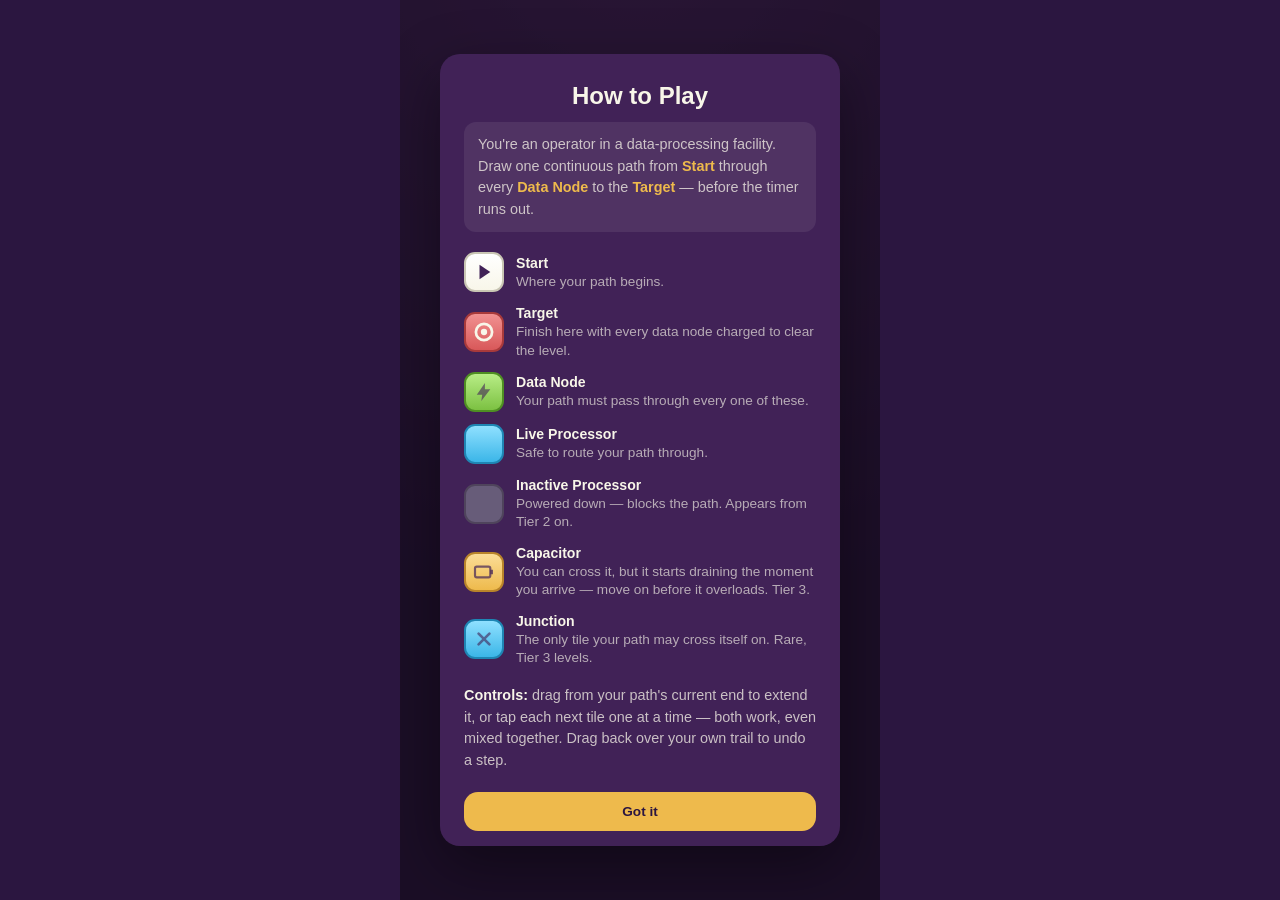
<file: games/chrono-flow/index.html>
<!doctype html>
<html lang="en">
<head>
  <meta charset="UTF-8" />
  <meta name="viewport" content="width=device-width, initial-scale=1, maximum-scale=1, user-scalable=no" />
  <title>Chrono-Flow</title>
  <link rel="stylesheet" href="css/style.css" />
</head>
<body>
  <div id="app">

    <!-- TITLE SCREEN -->
    <section id="screen-title" class="screen active">
      <div class="title-wrap">
        <h1 class="logo">Chrono<span>·</span>Flow</h1>
        <p class="tagline">Trace the network before the clock runs out.</p>
        <div class="title-actions">
          <button class="btn btn-primary" id="btn-play">Play</button>
          <button class="btn btn-ghost" id="btn-levels">Level Select</button>
          <button class="btn btn-ghost" id="btn-howto">How to Play</button>
        </div>
        <p class="hint">Drag from the start node through every data node, then reach the target &mdash; all before time runs out.</p>
      </div>
    </section>

    <!-- LEVEL SELECT -->
    <section id="screen-levels" class="screen">
      <header class="topbar">
        <button class="btn btn-icon" id="btn-levels-back" aria-label="Back">&larr;</button>
        <h2>Select Level</h2>
        <span class="topbar-spacer"></span>
      </header>
      <div class="tiers" id="tier-list"></div>
    </section>

    <!-- GAMEPLAY -->
    <section id="screen-game" class="screen">
      <header class="hud">
        <button class="btn btn-icon" id="btn-game-back" aria-label="Back">&larr;</button>
        <div class="hud-mid">
          <div class="hud-level" id="hud-level">Level 1</div>
          <div class="timer-track"><div class="timer-fill" id="timer-fill"></div></div>
          <div class="hud-status" id="hud-status"></div>
        </div>
        <button class="btn btn-icon" id="btn-howto-game" aria-label="How to play">?</button>
        <button class="btn btn-icon" id="btn-reset" aria-label="Reset">&#8635;</button>
      </header>
      <div class="canvas-wrap">
        <canvas id="grid-canvas"></canvas>
      </div>
    </section>

    <!-- WIN / LOSE MODAL -->
    <div id="modal-overlay" class="modal-overlay">
      <div class="modal">
        <h2 id="modal-title">Level Complete</h2>
        <div class="stars" id="modal-stars">
          <span class="star">&#9733;</span><span class="star">&#9733;</span><span class="star">&#9733;</span>
        </div>
        <p id="modal-body"></p>
        <div class="modal-actions">
          <button class="btn btn-ghost" id="btn-modal-menu">Menu</button>
          <button class="btn btn-secondary" id="btn-modal-retry">Retry</button>
          <button class="btn btn-primary" id="btn-modal-next">Next Level</button>
        </div>
      </div>
    </div>

    <!-- HOW TO PLAY -->
    <div id="howto-overlay" class="modal-overlay">
      <div class="modal howto-modal">
        <h2>How to Play</h2>
        <p class="howto-objective">
          You're an operator in a data-processing facility. Draw one
          continuous path from <strong>Start</strong> through every
          <strong>Data Node</strong> to the <strong>Target</strong> &mdash;
          before the timer runs out.
        </p>

        <div class="legend">
          <div class="legend-row">
            <span class="tile-swatch tile-start">
              <svg viewBox="0 0 40 40"><polygon points="15,12 15,28 27,20" fill="#412257"/></svg>
            </span>
            <div class="legend-text"><strong>Start</strong><span>Where your path begins.</span></div>
          </div>
          <div class="legend-row">
            <span class="tile-swatch tile-target">
              <svg viewBox="0 0 40 40"><circle cx="20" cy="20" r="9" fill="none" stroke="#F8F6E9" stroke-width="3"/><circle cx="20" cy="20" r="3.5" fill="#F8F6E9"/></svg>
            </span>
            <div class="legend-text"><strong>Target</strong><span>Finish here with every data node charged to clear the level.</span></div>
          </div>
          <div class="legend-row">
            <span class="tile-swatch tile-green">
              <svg viewBox="0 0 40 40"><polygon points="21,10 12,23 18,23 17,30 27,17 21,17" fill="rgba(65,34,87,0.6)"/></svg>
            </span>
            <div class="legend-text"><strong>Data Node</strong><span>Your path must pass through every one of these.</span></div>
          </div>
          <div class="legend-row">
            <span class="tile-swatch tile-blue"></span>
            <div class="legend-text"><strong>Live Processor</strong><span>Safe to route your path through.</span></div>
          </div>
          <div class="legend-row">
            <span class="tile-swatch tile-grey"></span>
            <div class="legend-text"><strong>Inactive Processor</strong><span>Powered down &mdash; blocks the path. Appears from Tier 2 on.</span></div>
          </div>
          <div class="legend-row">
            <span class="tile-swatch tile-yellow">
              <svg viewBox="0 0 40 40"><rect x="10" y="14" width="17" height="12" rx="2" fill="none" stroke="rgba(65,34,87,0.7)" stroke-width="2.4"/><rect x="27" y="17.5" width="3" height="5" fill="rgba(65,34,87,0.7)"/></svg>
            </span>
            <div class="legend-text"><strong>Capacitor</strong><span>You can cross it, but it starts draining the moment you arrive &mdash; move on before it overloads. Tier 3.</span></div>
          </div>
          <div class="legend-row">
            <span class="tile-swatch tile-blue">
              <svg viewBox="0 0 40 40"><g stroke="#412257" stroke-width="3" stroke-linecap="round" opacity="0.6"><line x1="14" y1="14" x2="26" y2="26"/><line x1="26" y1="14" x2="14" y2="26"/></g></svg>
            </span>
            <div class="legend-text"><strong>Junction</strong><span>The only tile your path may cross itself on. Rare, Tier 3 levels.</span></div>
          </div>
        </div>

        <p class="howto-controls">
          <strong>Controls:</strong> drag from your path's current end to extend it,
          or tap each next tile one at a time &mdash; both work, even mixed together.
          Drag back over your own trail to undo a step.
        </p>
        <div class="modal-actions">
          <button class="btn btn-primary" id="btn-howto-close">Got it</button>
        </div>
      </div>
    </div>

  </div>
  <script type="module" src="js/main.js"></script>
</body>
</html>
</file>
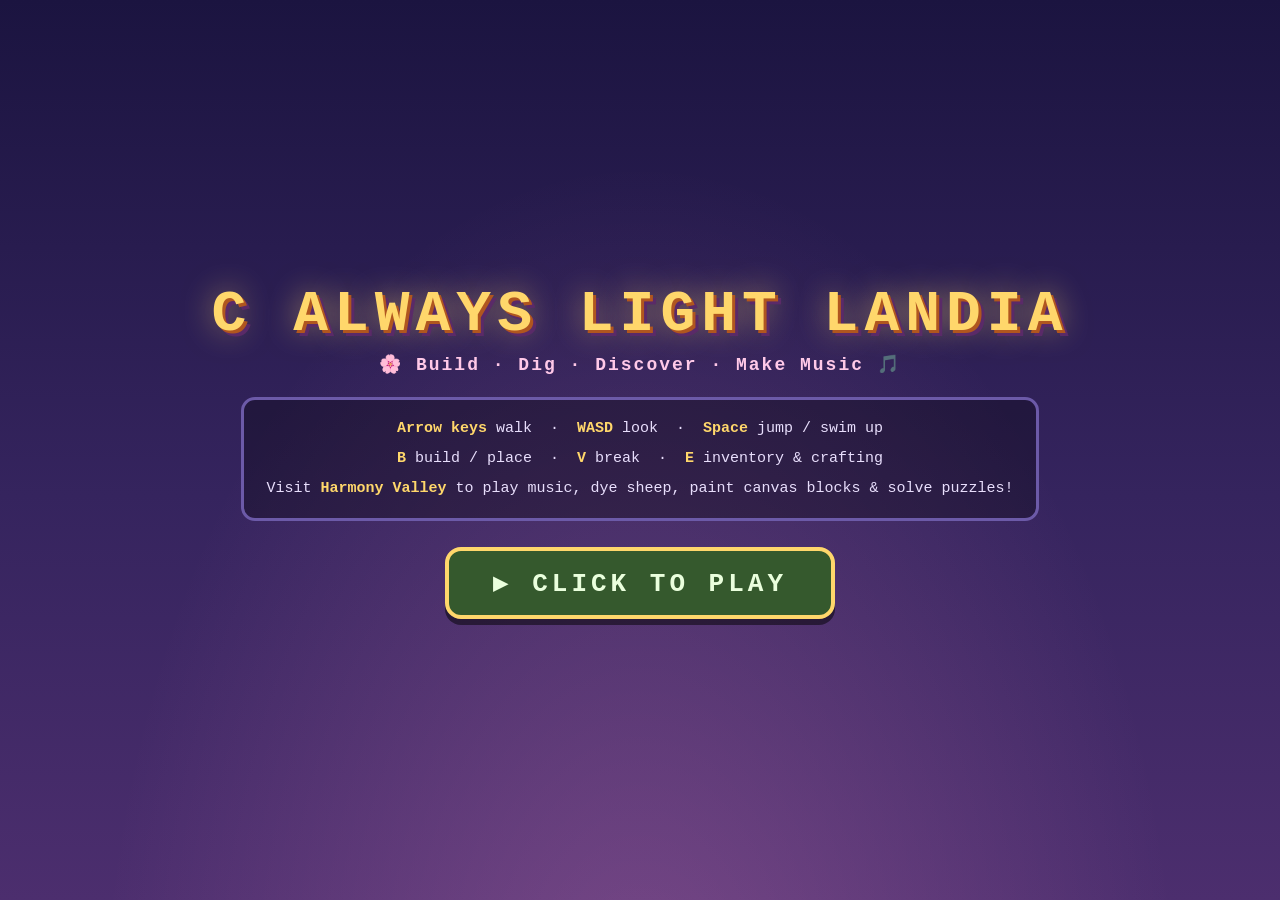
<file: games/clandia/index.html>
<!doctype html>
<html lang="en">
<head>
  <meta charset="UTF-8" />
  <meta name="viewport" content="width=device-width, initial-scale=1.0" />
  <title>C Always Light Landia</title>
  <link rel="icon" href="data:image/svg+xml,<svg xmlns=%22http://www.w3.org/2000/svg%22 viewBox=%220 0 100 100%22><text y=%22.9em%22 font-size=%2290%22>🎵</text></svg>" />
  <script type="module" crossorigin src="/games/clandia/assets/index-BaGYxCJ7.js"></script>
  <link rel="stylesheet" crossorigin href="/games/clandia/assets/index-BOWfRMn5.css">
</head>
<body>
  <canvas id="game"></canvas>

  <!-- ===================== HUD (always on screen) ===================== -->
  <div id="hud">
    <div id="game-title"><span class="t-star">✦</span> C ALWAYS LIGHT LANDIA <span class="t-star">✦</span></div>

    <div id="clock"><span id="clock-icon">☀️</span> <span id="clock-label">Day</span></div>

    <!-- Architect's Field Guide (top-right) -->
    <div id="architect-panel">
      <div class="arch-head">📐 Architect's Field Guide</div>
      <div id="arch-title">Grass</div>
      <div id="arch-fact">Select a block to learn about it!</div>
    </div>

    <div id="quest-banner" class="hidden"></div>
    <div id="toasts"></div>

    <div id="crosshair"></div>
    <div id="water-tint" class="hidden"></div>

    <!-- Rotating construction tips (only while holding the Building Hammer) -->
    <div id="tip-bar" class="hidden"></div>

    <div id="controls-hint">Arrow keys move · WASD look · Space jump · F fly · B build · V break · E inventory · C touch · H help</div>
    <div id="seed-chip" class="hidden"></div>
    <div id="dye-chip" class="hidden"></div>

    <!-- Biome name shown above the mini-map (bottom-right) -->
    <div id="mini-map-label"></div>

    <div id="tool-display"></div>
  </div>

  <!-- Hotbar lives OUTSIDE #hud so it stays clickable above the inventory
       overlay — otherwise you can't drop catalog blocks onto a slot. -->
  <div id="hotbar"></div>

  <!-- ===================== UI buttons + Help (outside #hud so they sit above the pause overlay) ===================== -->
  <!-- Hidden until the player has started once — keeps the opening screen uncluttered on small/mobile screens. -->
  <div id="ui-buttons" class="hidden">
    <button id="btn-respawn" class="ui-btn">🏠 Respawn <span class="key-hint">R</span></button>
    <button id="btn-fly" class="ui-btn">🕊️ Fly: Off <span class="key-hint">F</span></button>
    <button id="btn-help" class="ui-btn">❓ Help <span class="key-hint">H</span></button>
  </div>

  <div id="help-overlay" class="hidden">
    <div class="help-card">
      <h2>❓ Help &amp; Controls</h2>
      <div class="help-grid">
        <div><kbd>← ↑ ↓ →</kbd></div><div>Walk around</div>
        <div><kbd>W A S D</kbd></div><div>Look around (W up · S down · A left · D right)</div>
        <div><kbd>Space</kbd></div><div>Jump · swim up · fly up</div>
        <div><kbd>C</kbd></div><div>Touch mode — tap the world to use your tool</div>
        <div><kbd>Shift</kbd></div><div>Swim down · fly down</div>
        <div><kbd>B</kbd></div><div>Build — place a block</div>
        <div><kbd>V</kbd></div><div>Break a block</div>
        <div><kbd>E</kbd></div><div>Inventory &amp; crafting</div>
        <div><kbd>1 – 0</kbd></div><div>Pick a hotbar slot</div>
        <div><kbd>F</kbd></div><div>Toggle Fly Mode</div>
        <div><kbd>R</kbd></div><div>Respawn back at the meadow</div>
        <div><kbd>H</kbd></div><div>Show / hide this help</div>
        <div><kbd>Esc</kbd></div><div>Pause</div>
      </div>
      <p class="help-note">The buttons on the left work while paused — the keys work any time!</p>
      <button id="help-close">✔ Got it!</button>
    </div>
  </div>

  <!-- ===================== Inventory + Crafting (press E) ===================== -->
  <div id="inventory" class="hidden">
    <div class="inv-panel">
      <h2>🎒 Block Catalog</h2>
      <p class="inv-hint">Click a block, then click a hotbar slot below — or a crafting square! (Press <b>E</b> to close)</p>
      <div id="catalog"></div>

      <h3>🧶 Texture Blocks <span class="sub">(real seamless photo textures!)</span></h3>
      <div id="texture-catalog"></div>

      <h3>🌼 Flower Dyes <span class="sub">(select one, then press V on a white sheep!)</span></h3>
      <div id="dye-catalog"></div>

      <h3>🎵 Harmony Music Blocks <span class="sub">(place them to build chords!)</span></h3>
      <div id="music-catalog"></div>

      <div id="craft-area">
        <h3>🔧 Putting Things Together</h3>
        <div class="craft-row">
          <div id="craft-grid">
            <div class="craft-cell" data-cell="0"></div>
            <div class="craft-cell" data-cell="1"></div>
            <div class="craft-cell" data-cell="2"></div>
            <div class="craft-cell" data-cell="3"></div>
          </div>
          <div class="craft-arrow">➜</div>
          <div id="craft-result" class="craft-cell result"></div>
          <button id="craft-clear">Clear</button>
        </div>
        <p id="craft-msg" class="inv-hint">Try: Sand + Glowstone &nbsp;·&nbsp; Stone + Stone &nbsp;·&nbsp; just an Oak Log!</p>
      </div>

      <div id="held-chip" class="hidden"></div>
    </div>
  </div>

  <!-- ===================== Pixel-Art Canvas editor ===================== -->
  <div id="pixel-editor" class="hidden">
    <div class="pixel-panel">
      <h2>🎨 Pixel Canvas</h2>
      <p class="inv-hint">Click squares to paint! Your art appears on the block when you're done.</p>
      <div class="pixel-work">
        <div id="pixel-grid"></div>
        <div id="pixel-palette"></div>
      </div>
      <div class="pixel-buttons">
        <button id="pixel-done">✔ Done</button>
        <button id="pixel-clear">Clear</button>
        <button id="pixel-break">🗑 Break Block</button>
      </div>
    </div>
  </div>

  <!-- ===================== Popup cards (questions, seeds) ===================== -->
  <div id="popup" class="hidden">
    <div class="popup-card">
      <div id="popup-icon">❓</div>
      <h2 id="popup-title"></h2>
      <div id="popup-body"></div>
      <div id="popup-buttons"></div>
    </div>
  </div>

  <!-- ===================== Start / pause overlay ===================== -->
  <div id="overlay">
    <div class="overlay-inner">
      <h1 class="big-title">C ALWAYS LIGHT LANDIA</h1>
      <p class="tagline">🌸 Build · Dig · Discover · Make Music 🎵</p>
      <div class="controls-card">
        <div><b>Arrow keys</b> walk &nbsp;·&nbsp; <b>WASD</b> look &nbsp;·&nbsp; <b>Space</b> jump / swim up</div>
        <div><b>B</b> build / place &nbsp;·&nbsp; <b>V</b> break &nbsp;·&nbsp; <b>E</b> inventory &amp; crafting</div>
        <div>Visit <b>Harmony Valley</b> to play music, dye sheep, paint canvas blocks &amp; solve puzzles!</div>
      </div>
      <button id="start-btn" disabled>Loading…</button>
    </div>
  </div>

</body>
</html>
</file>
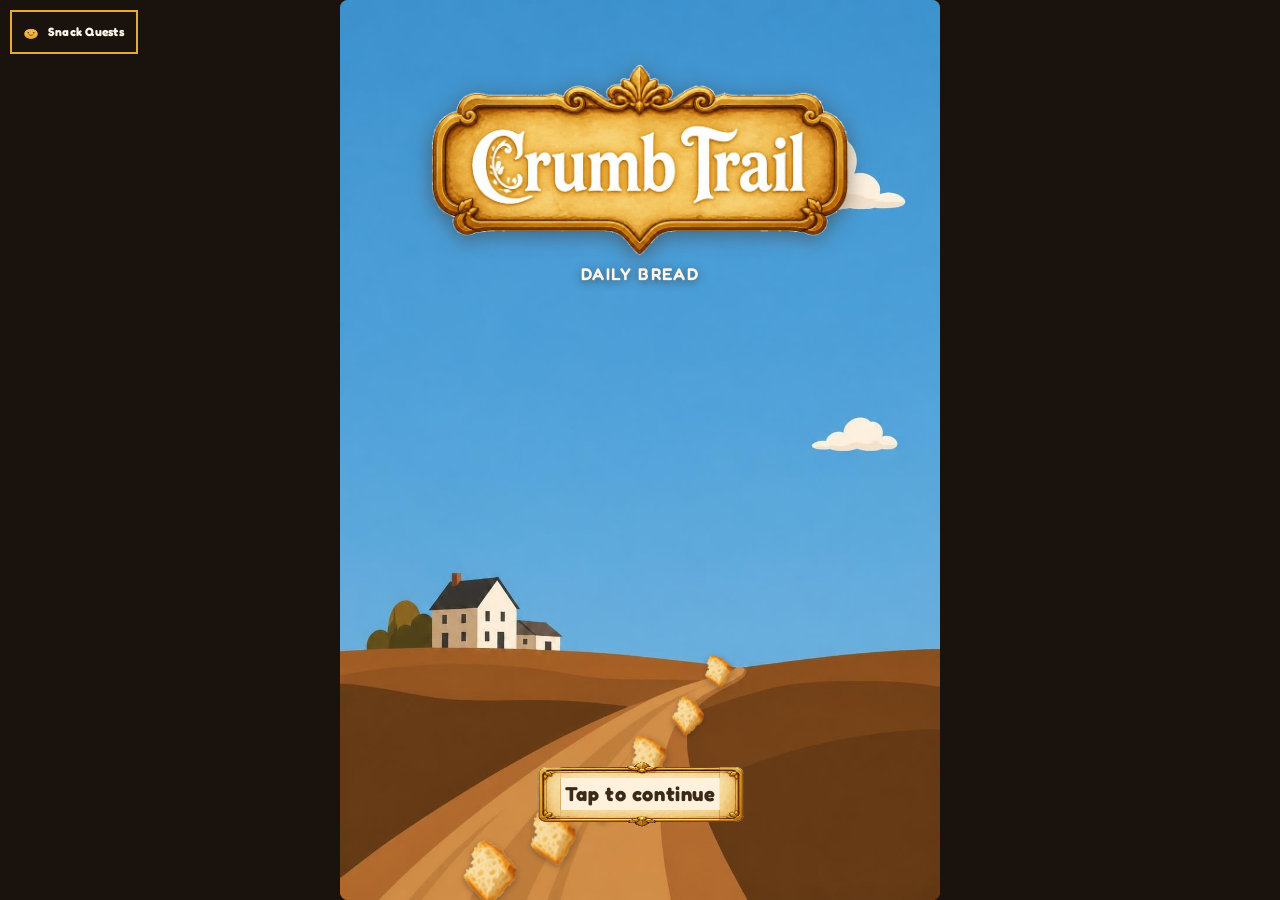
<file: games/crumb-trail/index.html>
<!DOCTYPE html>
<html lang="en">
<head>
  <meta charset="UTF-8">
  <meta name="viewport" content="width=device-width, initial-scale=1, maximum-scale=1, minimum-scale=1, user-scalable=no, viewport-fit=cover">
  <meta name="mobile-web-app-capable" content="yes">
  <meta name="apple-mobile-web-app-capable" content="yes">
  <meta name="apple-mobile-web-app-status-bar-style" content="black-translucent">
  <meta name="theme-color" content="#E8A838">
  <title>Crumb Trail</title>
  <meta name="description" content="Follow the crumb path and choose your word at the fork. Four Daily Bread parable walks: the Good Samaritan, the Rich Fool, the Prodigal Son, and the Ten Virgins. No ads.">
  <link rel="icon" href="../../favicon.svg" type="image/svg+xml">
  <link rel="preconnect" href="https://fonts.googleapis.com">
  <link rel="preconnect" href="https://fonts.gstatic.com" crossorigin>
  <link href="https://fonts.googleapis.com/css2?family=Fredoka:wght@500;600;700&family=Nunito:ital,wght@0,400;0,600;0,700;0,800;1,400&display=swap" rel="stylesheet">
  <link rel="stylesheet" href="css/style.css">
</head>
<body>
  <div id="sq-open" role="dialog" aria-modal="true" aria-label="Crumb Trail">
    <a class="sq-studio" href="https://snackquests.com" id="sq-studio">
      <svg viewBox="0 0 64 64" width="22" height="22" aria-hidden="true" focusable="false">
        <ellipse cx="32" cy="38" rx="20" ry="14" fill="#E8A838"/>
        <ellipse cx="32" cy="34" rx="18" ry="11" fill="#F4B942"/>
        <circle cx="24" cy="34" r="2.2" fill="#3B2A1A"/>
        <circle cx="40" cy="34" r="2.2" fill="#3B2A1A"/>
        <path d="M26 40c2 2.4 10 2.4 12 0" fill="none" stroke="#3B2A1A" stroke-width="2" stroke-linecap="round"/>
      </svg>
      <span>Snack Quests</span>
    </a>
    <div class="sq-stage" id="sq-art-screen">
      <div class="sq-art" role="img" aria-label="Crumb Trail. A trail of crumbs winds down the hill from a lone farmhouse.">
        <img class="sq-art-bg" src="assets/opening-bg.jpg" alt="">
        <div class="sq-art-title">
          <img class="sq-art-title-logo" src="assets/ui/title-logo.png" alt="Crumb Trail">
          <p>Daily Bread</p>
        </div>
        <img class="sq-art-crumb sq-art-crumb--1" src="assets/crumb.png" alt="" style="left:63%; top:74.5%;">
        <img class="sq-art-crumb sq-art-crumb--2" src="assets/crumb.png" alt="" style="left:58%; top:79.5%;">
        <img class="sq-art-crumb sq-art-crumb--3" src="assets/crumb.png" alt="" style="left:51.5%; top:84%;">
        <img class="sq-art-crumb sq-art-crumb--4" src="assets/crumb.png" alt="" style="left:44%; top:88.5%;">
        <img class="sq-art-crumb sq-art-crumb--5" src="assets/crumb.png" alt="" style="left:35.5%; top:93%;">
        <img class="sq-art-crumb sq-art-crumb--6" src="assets/crumb.png" alt="" style="left:25%; top:97%;">
      </div>
      <button type="button" class="sq-continue" id="sq-continue">Tap to continue</button>
    </div>
    <div class="sq-howto" id="sq-howto">
      <div class="sq-howto-card">
        <img class="sq-howto-scroll" src="assets/ui/scroll.png" alt="">
        <h2>How to play</h2>
        <p>Follow the crumb path. A soft glow marks the next true crumb. A wrong crumb only gives a gentle redirect. Never a scolding.</p>
        <p>When the road forks, choose a word. Kindness fills the heart - one choice each story only offers a redirect, never a fill.</p>
        <p>No ads. No rush. A short walk you can finish in a snack sized moment.</p>
        <button type="button" class="sq-play" id="sq-play"><img src="assets/ui/play-button.png" alt=""><span class="sr-only">Play</span></button>
      </div>
    </div>
    <div class="sq-levels" id="sq-levels">
      <div class="sq-levels-card">
        <h2>Choose a story</h2>
        <ul class="level-list" id="levelList"></ul>
      </div>
    </div>
  </div>

  <div id="app">
    <header class="hud">
      <div class="hud-row">
        <p class="track-tag">Daily Bread</p>
        <div class="heart-meter" id="heartMeter" aria-label="Good Samaritan heart, empty">
          <img class="crook-icon" src="assets/ui/crook.png" alt="">
          <span id="heartLabel">Good Samaritan</span>
          <span class="heart-meter__hearts">
            <img class="heart-icon" id="heart1" src="assets/ui/heart.png" alt="">
            <img class="heart-icon" id="heart2" src="assets/ui/heart.png" alt="">
          </span>
        </div>
      </div>
      <div class="stage-info">
        <h1 class="stage-info__title" id="stageTitle">Crumb Trail</h1>
        <p class="stage-info__subtitle" id="stageSubtitle">Follow the glow.</p>
      </div>
      <ol class="stage-dots" id="stageDots" aria-label="Journey stages"></ol>
    </header>
    <img class="hud-divider" src="assets/ui/divider.png" alt="">

    <main id="stageWrap" class="stage-wrap" aria-label="Trail stage"></main>
    <p class="toast" id="toast" role="status" aria-live="polite" hidden></p>
  </div>

  <div id="forkOverlay" class="overlay" role="dialog" aria-modal="true" hidden>
    <div class="overlay__card">
      <p class="overlay__eyebrow" id="forkEyebrow">A fork in the road</p>
      <h2 class="overlay__title" id="forkTitle">Someone is hurt</h2>
      <p class="overlay__body" id="forkBody"></p>
      <div class="fork-choices" id="forkChoices"></div>
    </div>
  </div>

  <div id="glowOverlay" class="overlay overlay--glow" role="dialog" aria-modal="true" hidden>
    <div class="overlay__card overlay__card--glow">
      <p class="overlay__eyebrow">Soft glow</p>
      <h2 class="overlay__title" id="glowTitle">The path warms</h2>
      <p class="overlay__body" id="glowBody"></p>
      <button class="btn btn--primary" id="glowContinue" type="button">Keep walking</button>
    </div>
  </div>

  <div id="closeOverlay" class="overlay" role="dialog" aria-modal="true" hidden>
    <div class="overlay__card">
      <p class="overlay__eyebrow">Daily Bread</p>
      <h2 class="overlay__title" id="closeTitle">The heart is full</h2>
      <p class="overlay__verse" id="closeVerse"></p>
      <p class="overlay__ref" id="closeRef"></p>
      <p class="overlay__body" id="closeBody"></p>
      <button class="btn btn--primary" id="restartBtn" type="button">Walk again</button>
      <button class="btn" id="chooseStoryBtn" type="button">Choose another story</button>
    </div>
  </div>

  <script src="js/game.js"></script>
</body>
</html>
</file>
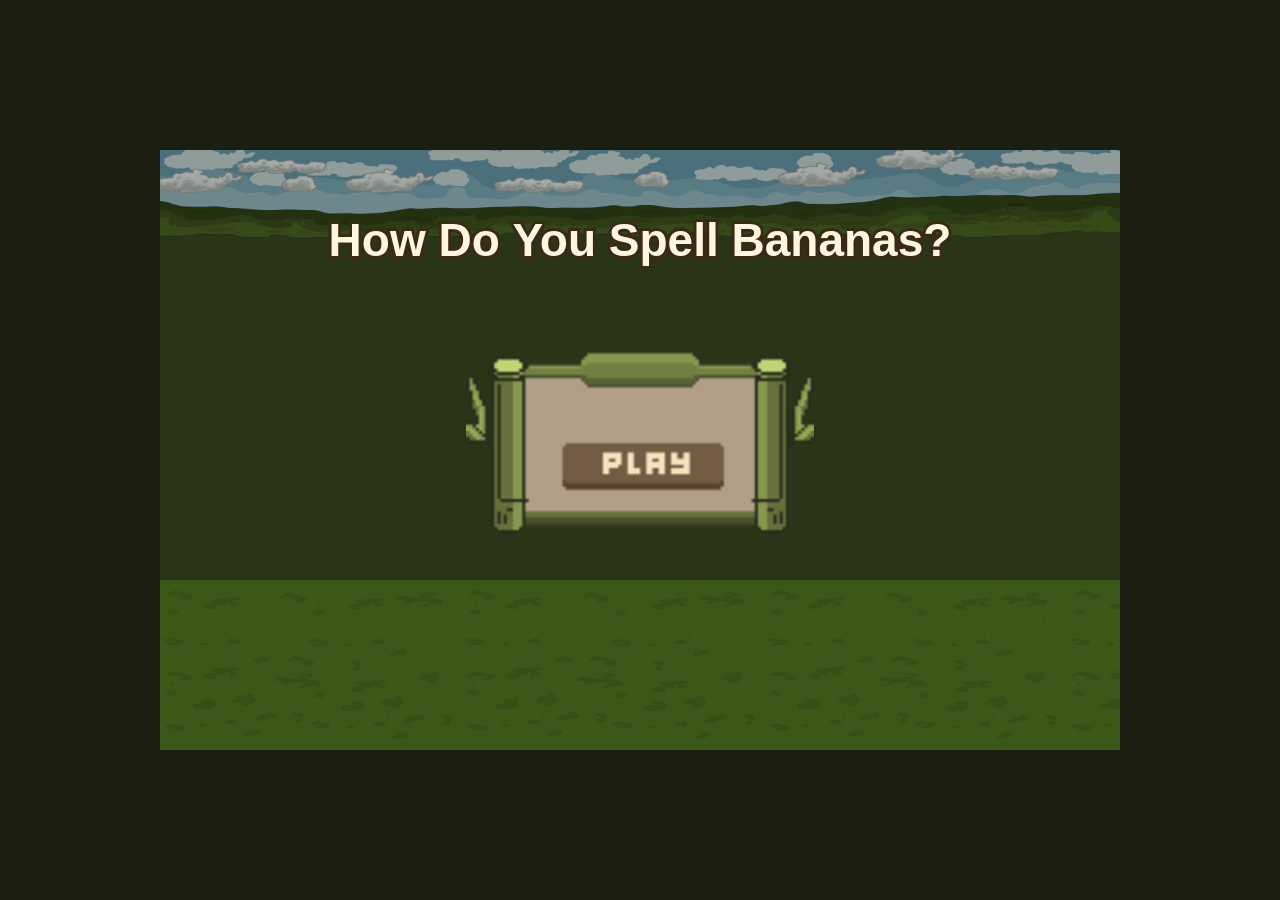
<file: games/how-do-you-spell-bananas/index.html>
<!DOCTYPE html>
<html lang="en">
<head>
<meta charset="UTF-8" />
<meta name="viewport" content="width=device-width, initial-scale=1.0" />
<title>How Do You Spell Bananas?</title>
<link rel="stylesheet" href="css/style.css" />
</head>
<body>
  <div id="page-stack">
    <div id="game-wrap">
      <canvas id="game" width="960" height="600"></canvas>
      <div id="loading">
        <div class="loading-label">Loading&hellip;</div>
        <div class="loading-bar"><div id="loading-fill"></div></div>
      </div>
    </div>
    <div id="touch-controls">
      <div class="touch-dpad">
        <button id="btn-left" class="touch-btn" aria-label="Move left">&#8592;</button>
        <button id="btn-right" class="touch-btn" aria-label="Move right">&#8594;</button>
      </div>
      <button id="btn-jump" class="touch-btn touch-jump" aria-label="Jump">&#8593;</button>
    </div>
  </div>

  <script src="js/words.js"></script>
  <script src="js/assets.js"></script>
  <script src="js/input.js"></script>
  <script src="js/entities.js"></script>
  <script src="js/menu.js"></script>
  <script src="js/flatlevel.js"></script>
  <script src="js/shaft.js"></script>
  <script src="js/game.js"></script>
</body>
</html>
</file>
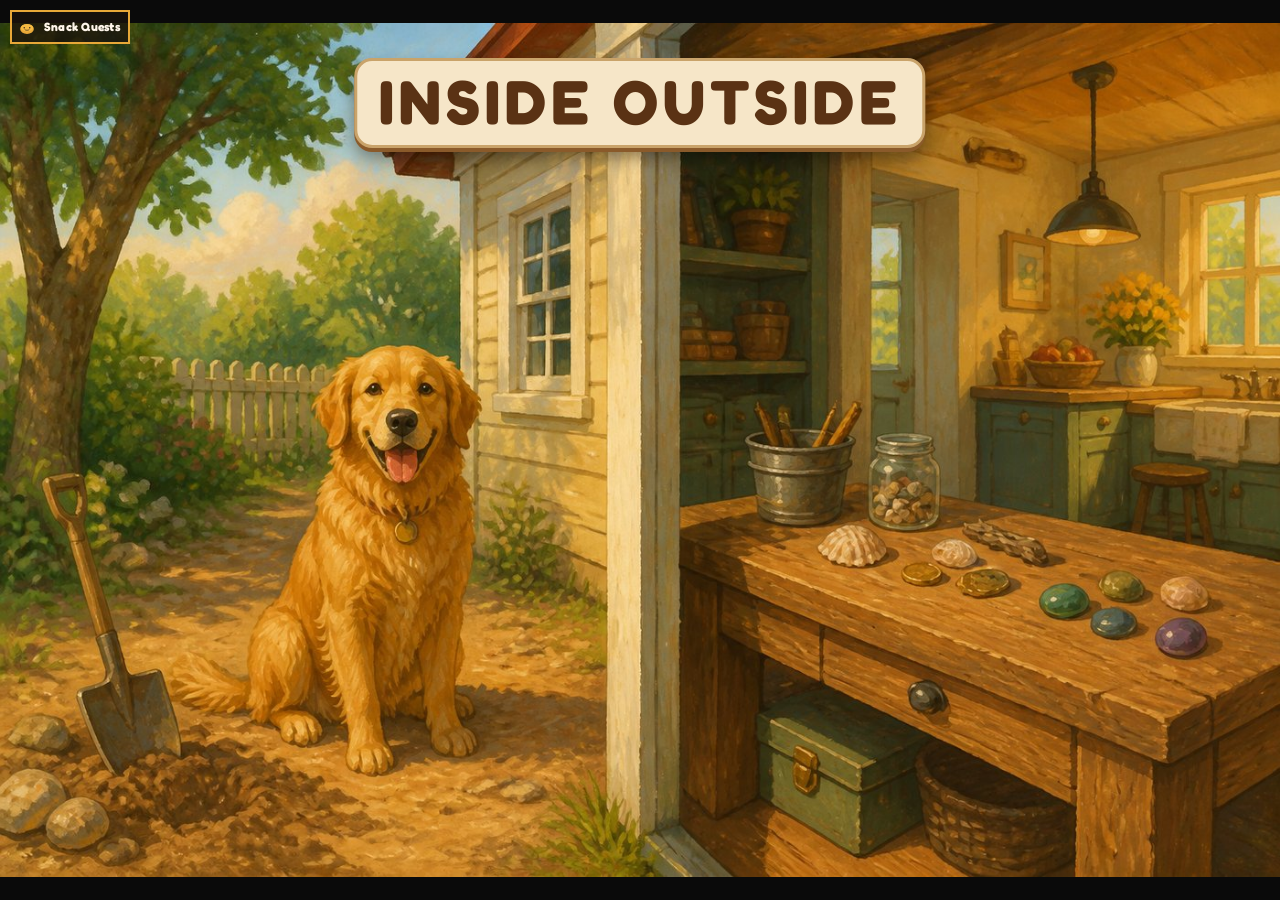
<file: games/inside-outside/index.html>
<!DOCTYPE html>
<html lang="en">
<head>
<meta charset="UTF-8">
<meta name="viewport" content="width=device-width, initial-scale=1, maximum-scale=1, user-scalable=no, viewport-fit=cover">
<meta name="mobile-web-app-capable" content="yes">
<meta name="apple-mobile-web-app-capable" content="yes">
<meta name="theme-color" content="#111">
<title>Inside Outside</title>
<link rel="preconnect" href="https://fonts.googleapis.com">
<link rel="preconnect" href="https://fonts.gstatic.com" crossorigin>
<link href="https://fonts.googleapis.com/css2?family=Fredoka:wght@500;600;700&family=Nunito:ital,wght@0,400;0,600;0,700;0,800;1,400&display=swap" rel="stylesheet">
<style>
  :root{
    color-scheme: dark;
  }
  html,body{
    margin:0; padding:0; height:100%;
    background:#111; color:#eee;
    font-family: Nunito, 'Segoe UI', system-ui, sans-serif;
    overflow:hidden;
    user-select:none;
    touch-action:none;
    display:flex; align-items:center; justify-content:center;
  }
  #gameWrap{
    position:relative;
    /* Sized in JS to the largest 900:600 rect that fits the viewport, so
       it scales down to phone screens instead of overflowing them. */
    width:900px; height:600px;
    box-shadow:0 0 0 4px #000, 0 0 30px rgba(0,0,0,.6);
    border-radius:8px;
    overflow:hidden;
    touch-action:none;
  }
  canvas{ display:block; background:#000; width:100%; height:100%; }

  /* HUD */
  #hud{
    position:absolute; top:0; left:0; right:0;
    display:flex; justify-content:space-between; align-items:center;
    padding:8px 14px;
    background:linear-gradient(to bottom, rgba(0,0,0,.75), rgba(0,0,0,0));
    pointer-events:none;
    font-size:14px;
  }
  #roomName{ font-family: Fredoka, Nunito, sans-serif; font-weight:700; font-size:18px; text-shadow:0 2px 4px #000; }
  #invBar{ display:flex; gap:6px; align-items:center; }
  .chip{
    background:rgba(255,255,255,.12);
    border:1px solid rgba(255,255,255,.25);
    border-radius:14px;
    padding:3px 9px;
    font-size:13px;
    display:flex; gap:4px; align-items:center;
    backdrop-filter: blur(2px);
  }
  #creationsChip{
    background:rgba(255,215,0,.18);
    border:1px solid rgba(255,215,0,.5);
  }

  #interactPrompt{
    position:absolute; bottom:72px; left:50%; transform:translateX(-50%);
    background:rgba(0,0,0,.75);
    border:1px solid rgba(255,255,255,.35);
    padding:8px 16px; border-radius:20px;
    font-size:14px; letter-spacing:.2px;
    display:none;
    box-shadow:0 4px 14px rgba(0,0,0,.5);
  }
  #interactPrompt kbd{
    background:#fff; color:#111; border-radius:4px;
    padding:1px 7px; margin-right:6px; font-weight:700;
  }


  #hud, #interactPrompt, #roomName { display:none !important; }
  #dialogueBar{
    position:absolute;
    left:18px; right:18px; bottom:6px;
    height:28px;
    display:none;
    align-items:center;
    justify-content:center;
    pointer-events:none;
    z-index:30;
    border-style:solid;
    border-width:3px 14px 3px 6px;
    border-image-source:url(assets/ui/dialogue_bar.png);
    border-image-slice:4 18 4 6 fill;
    border-image-repeat:stretch;
    image-rendering:pixelated;
    image-rendering:crisp-edges;
  }
  #dialogueText{
    font-family: Fredoka, Nunito, sans-serif;
    font-weight:600;
    font-size:14px;
    color:#3b2414;
    text-align:center;
    line-height:1.1;
    padding:0 8px;
    white-space:nowrap;
    overflow:hidden;
    text-overflow:ellipsis;
    max-width:100%;
  }
  /* Overlays / modals */
  .overlay{
    position:absolute; inset:0;
    background:rgba(0,0,0,.68);
    display:flex; align-items:center; justify-content:center;
    z-index:20;
  }
  .hidden{ display:none !important; }
  .panel{
    position:relative;
    background:#20222b;
    border:1px solid rgba(255,255,255,.12);
    border-radius:14px;
    padding:20px 24px;
    width:520px; max-width:88%;
    max-height:90%; overflow-y:auto;
    /* html/body/#gameWrap all set touch-action:none (so dragging to move
       doesn't trigger page scroll/zoom) ,  that restriction cascades down
       and silently blocks native touch-scrolling in here too unless this
       re-enables it. Without it, on short mobile viewports, anything
       pushed below the fold (buy buttons, the craft button, ...) becomes
       untappable ,  no way to scroll down to it. */
    touch-action: pan-y;
    box-shadow:0 20px 60px rgba(0,0,0,.6);
  }
  .panel h2, .panel h1{ margin:0 0 4px; font-size:20px; font-family: Fredoka, Nunito, sans-serif; }
  .panel .sub{ color:#9aa0ac; font-size:13px; margin-bottom:14px; }
  .closeBtn{
    float:right; cursor:pointer; background:rgba(255,255,255,.08);
    border:1px solid rgba(255,255,255,.2); color:#eee;
    border-radius:8px; padding:4px 10px; font-size:13px;
    pointer-events:auto;
  }
  .closeBtn:hover{ background:rgba(255,255,255,.18); }

  /* calendar */
  #calHeader{ display:flex; align-items:center; justify-content:center; gap:14px; margin:10px 0 14px; }
  #calHeader button{
    background:#33384a; border:1px solid rgba(255,255,255,.2); color:#eee;
    border-radius:8px; padding:4px 10px; cursor:pointer;
  }
  #calMonthLabel{ font-weight:700; min-width:150px; text-align:center; }
  table#calGrid{ width:100%; border-collapse:collapse; }
  table#calGrid th{ font-size:12px; color:#9aa0ac; padding:4px 0; font-weight:600;}
  table#calGrid td{
    text-align:center; padding:0; height:40px; font-size:14px;
    border-radius:6px;
  }
  .calCell{
    width:100%; height:100%; display:flex; align-items:center; justify-content:center;
    border-radius:6px;
  }
  .calCell.today{ background:#ffcf4a; color:#222; font-weight:800; }
  .calCell.empty{ visibility:hidden; }
  #calToday{
    margin-top:12px; font-size:13px; color:#c9cdd6; text-align:center;
  }

  /* crafting */
  .craftCols{ display:flex; gap:18px; }
  .craftCol{ flex:1; min-width:0; }
  .craftCol h3{ font-size:13px; color:#9aa0ac; margin:0 0 8px; text-transform:uppercase; letter-spacing:.5px;}
  #treasureList, #creationList{
    display:flex; flex-wrap:wrap; gap:8px; min-height:60px;
    max-height:180px; overflow-y:auto; padding-right:2px;
    touch-action: pan-y; /* see .panel's touch-action note */
  }
  .itemChip{
    background:#2c3040; border:1px solid rgba(255,255,255,.15);
    border-radius:10px; padding:8px; text-align:center; width:64px;
    cursor:pointer; font-size:22px;
    transition:transform .1s;
  }
  .itemChip span{ display:block; font-size:10px; color:#c9cdd6; margin-top:3px; }
  .itemChip:hover{ transform:translateY(-2px); }
  .itemChip.selected{ border-color:#ffcf4a; box-shadow:0 0 0 2px #ffcf4a inset; background:#3a3320; }
  .creationChip{
    background:#332a12; border:1px solid rgba(255,207,74,.4);
    border-radius:10px; padding:8px; text-align:center; width:64px; font-size:22px;
  }
  .creationChip span{ display:block; font-size:10px; color:#e0c37a; margin-top:3px; }
  #craftBtn{
    display:block; margin:16px auto 0; padding:10px 26px;
    background:#ffcf4a; color:#222; border:none; border-radius:10px;
    font-weight:800; font-size:15px; cursor:pointer;
  }
  #craftBtn:disabled{ background:#555; color:#999; cursor:not-allowed; }
  #craftResult{
    margin-top:12px; text-align:center; font-size:14px; min-height:20px; color:#ffe6a3;
  }
  #emptyTreasureNote{ color:#83899a; font-size:12px; }

  /* pet shop */
  #shopCoinChip{ display:inline-flex; margin-bottom:12px; background:rgba(255,207,74,.15); border-color:rgba(255,207,74,.4); }
  #shopCatalog{ max-height:340px; overflow-y:auto; padding-right:4px; touch-action: pan-y; }
  #shopCatalog h3{ font-size:13px; color:#9aa0ac; margin:14px 0 8px; text-transform:uppercase; letter-spacing:.5px; }
  #shopCatalog h3:first-child{ margin-top:0; }
  .shopCollectionHeading{ font-size:13px; color:#9aa0ac; margin:16px 0 8px; text-transform:uppercase; letter-spacing:.5px; }
  .shopGrid{ display:flex; flex-wrap:wrap; gap:8px; margin-bottom:4px; }
  .shopItem, .shop-card{
    background:#2c3040; border:1px solid rgba(255,255,255,.15);
    border-radius:10px; padding:6px; text-align:center; width:76px;
  }
  .shopItem .shopIcon, .shopItem img, .shop-card img, .shop-card .shopIcon{
    margin:0 auto 4px; image-rendering:pixelated;
    display:block;
    max-width:72px; max-height:56px;
    object-fit:contain;
  }
  .shopItem span{ display:block; font-size:10px; color:#c9cdd6; margin-bottom:6px; min-height:22px; }
  .shopItem.owned{ border-color:#6fae3e; background:#23331e; }
  .shopBuyBtn{
    background:#ffcf4a; color:#222; border:none; border-radius:6px;
    padding:3px 8px; font-size:11px; font-weight:800; cursor:pointer;
  }
  .shopBuyBtn:disabled{ background:#3a4a33; color:#8fbf7a; cursor:default; }
  #shopCollection{ display:flex; flex-wrap:wrap; gap:8px; min-height:40px; max-height:150px; overflow-y:auto; padding-right:2px; touch-action: pan-y; }
  #shopCollection .shopIcon{ image-rendering:pixelated; }
  #treatBag{ display:flex; flex-wrap:wrap; gap:8px; min-height:40px; max-height:150px; overflow-y:auto; padding-right:2px; touch-action: pan-y; }
  .treatBagItem{
    background:#2c3040; border:1px solid rgba(255,207,74,.4);
    border-radius:10px; padding:6px; text-align:center; width:76px;
    cursor:pointer; font: inherit; color:inherit;
  }
  .treatBagItem:hover{ border-color:#ffd54a; }
  .treatBagItem .shopIcon{ image-rendering:pixelated; }
  .treatBagItem .treatBagCount{ display:block; font-size:10px; color:#ffcf4a; margin-top:2px; }

  /* crafting particle burst */
  #craftBurstLayer{
    position:absolute; inset:0;
    overflow:hidden; pointer-events:none;
    z-index:5;
  }
  .uiParticle{
    position:absolute; left:50%; top:50%;
    width:6px; height:6px;
    transform:translate(-50%,-50%);
    animation: uiBurst .8s ease-out forwards;
  }
  @keyframes uiBurst{
    0%{ transform:translate(-50%,-50%) translate(0,0) scale(1); opacity:1; }
    100%{ transform:translate(-50%,-50%) translate(var(--dx), var(--dy)) scale(.3); opacity:0; }
  }

  /* nap */
  #napOverlay{
    position:absolute; inset:0;
    background:#0b0a16;
    display:flex; align-items:center; justify-content:center;
    opacity:0; pointer-events:none;
    transition:opacity .5s ease;
    z-index:40;
  }
  #napOverlay.show{ opacity:1; }
  #napText{
    color:#e7defa; font-size:17px; letter-spacing:.3px;
    text-shadow:0 2px 6px rgba(0,0,0,.6);
  }

  /* mini race ,  a short, wide track fits a landscape phone without scrolling */
  #racePanel{ width:440px; text-align:center; }
  #raceCanvas{
    display:block; margin:10px auto 0;
    width:100%; max-width:380px; height:auto;
    aspect-ratio: 380 / 170;
    background:#2b2f38; border-radius:10px;
    border:1px solid rgba(255,255,255,.15);
    touch-action:none;
  }
  #raceResult{
    margin-top:10px; text-align:center; font-size:14px; min-height:20px; color:#bfe9c8;
  }

  /* sliding puzzle */
  #puzzlePanel{ width:320px; text-align:center; }
  #puzzleGrid{
    display:grid; grid-template-columns:repeat(3,1fr); grid-template-rows:repeat(3,1fr);
    gap:6px; width:100%; max-width:240px; aspect-ratio:1;
    margin:14px auto 0;
  }
  .puzzleTile{
    background:#33384a; border:1px solid rgba(255,255,255,.2); border-radius:8px;
    display:flex; align-items:center; justify-content:center;
    font-size:26px; font-weight:800; color:#eee; cursor:pointer;
    user-select:none; transition:background .15s;
  }
  .puzzleTile:hover{ background:#3d4459; }
  .puzzleTile.empty{ background:transparent; border:1px dashed rgba(255,255,255,.15); cursor:default; }
  .puzzleTile.solved{ background:#2e4a2e; border-color:#7cd67c; color:#bfe9c8; }
  #puzzleResult{
    margin-top:12px; text-align:center; font-size:14px; min-height:20px; color:#bfe9c8;
  }

  /* meal */
  #mealOverlay{
    position:absolute; inset:0;
    background:#241a10;
    display:flex; align-items:center; justify-content:center;
    opacity:0; pointer-events:none;
    transition:opacity .5s ease;
    z-index:40;
  }
  #mealOverlay.show{ opacity:1; }
  #mealText{
    color:#ffe3b0; font-size:17px; letter-spacing:.3px;
    text-shadow:0 2px 6px rgba(0,0,0,.6);
  }

  /* touch controls (mobile) */
  #touchControls{ display:none; }
  body.touch-mode #touchControls{ display:block; }
  body.touch-mode #interactPrompt kbd{ display:none; }

  /* Covers the whole play area: drag anywhere to move, a quick tap (little
     to no movement) interacts with whatever's nearby ,  no on-screen button. */
  #joystickZone{
    position:absolute; inset:0;
    pointer-events:auto;
    z-index:15; /* below .overlay's z-index:20, so open modals cover and block this */
  }
  #joystickBase{
    position:absolute;
    width:100px; height:100px;
    border-radius:50%;
    background:rgba(255,255,255,.12);
    border:2px solid rgba(255,255,255,.3);
    display:none;
  }
  #joystickKnob{
    position:absolute;
    width:44px; height:44px;
    margin:-22px 0 0 -22px;
    border-radius:50%;
    background:rgba(255,255,255,.5);
    border:2px solid rgba(255,255,255,.7);
    left:50%; top:50%;
  }

  /* start screen */
  #startPanel{ text-align:center; }
  #startPanel h1{ margin:0 0 6px; font-size:26px; }
  #startPanel p{ color:#c9cdd6; font-size:14px; line-height:1.5; }
  #startPanel .keys{ display:flex; justify-content:center; gap:22px; margin:18px 0; }
  #startPanel .keys div{ font-size:13px; }
  #startPanel kbd{
    display:inline-block; background:#fff; color:#111; border-radius:5px;
    padding:3px 9px; font-weight:700; margin:2px;
  }
  #startBtn{
    padding:10px 28px; background:#7cd67c; border:none; border-radius:10px;
    font-weight:800; font-size:15px; cursor:pointer;
  }

  /* Narrow phones: stack the crafting columns instead of squeezing both
     side by side, and trim panel padding so more content fits. */
  @media (max-width: 480px){
    .panel{ padding:14px 16px; }
    .craftCols{ flex-direction:column; gap:14px; }
  }

  /* Max's popup menu ,  a small context menu that floats right over him
     (positioned in % of the canvas so it tracks his position at any
     screen size), instead of a full centered modal. */
  #dogMenu{
    position:absolute;
    transform:translate(-50%,-115%);
    background:#20222b; border:1px solid rgba(255,255,255,.25);
    border-radius:10px; padding:8px; display:flex; gap:6px;
    box-shadow:0 8px 24px rgba(0,0,0,.5);
    z-index:25; pointer-events:auto;
  }
  #dogMenu.hidden{ display:none; }
  #dogMenu button{
    background:#33384a; color:#eee; border:1px solid rgba(255,255,255,.2);
    border-radius:8px; padding:8px 12px; font-size:13px; font-weight:600; cursor:pointer;
    white-space:nowrap; display:flex; align-items:center; gap:4px;
  }
  #dogMenu button:hover{ background:#3d4459; }
  #dogMenu button:disabled{ opacity:.4; cursor:not-allowed; }

  /* Short landscape phones: the start screen's copy is the tallest panel
     in the game, so trim it first ,  .panel's own overflow-y:auto is the
     fallback if it still doesn't fit. */
  @media (max-height: 420px){
    #startPanel h1{ font-size:20px; margin-bottom:2px; }
    #startPanel p{ font-size:12.5px; line-height:1.35; }
    #startPanel .keys{ margin:10px 0; }
    #startBtn{ padding:7px 22px; font-size:14px; }
    /* Same idea for the richer modals ,  less fixed height reserved per
       section leaves more of the panel's own scroll (now touch-scrollable)
       to actually show, instead of stacking scroll-within-scroll. */
    .panel{ padding:14px 16px; }
    #shopCatalog{ max-height:34vh; }
    #shopCollection{ max-height:80px; }
    #treasureList, #creationList{ max-height:110px; }
  }

  /* The game keeps its 3:2 landscape shape at any screen size, so a
     portrait phone gets a small, letterboxed view ,  nudge toward landscape. */
  #rotateHint{ display:none; }
  @media (orientation: portrait){
    body.touch-mode #rotateHint{
      display:block;
      position:fixed; left:0; right:0; bottom:10px;
      text-align:center; font-size:12px; color:#8a8f9c;
      pointer-events:none;
    }
  }
</style>


<style>
        #sq-open {
            position: fixed;
            inset: 0;
            z-index: 99999;
            background: #0a0a0a;
            display: flex;
            align-items: center;
            justify-content: center;
            box-sizing: border-box;
            padding: env(safe-area-inset-top) env(safe-area-inset-right) env(safe-area-inset-bottom) env(safe-area-inset-left);
            font-family: Fredoka, Nunito, sans-serif;
        }
        #sq-open.is-off { display: none !important; }
        #sq-open .sq-stage {
            position: relative;
            width: min(100%, 1400px);
            max-height: 100%;
            max-height: 100dvh;
        }
        #sq-open .sq-art {
            display: block;
            width: 100%;
            height: auto;
            max-height: 100dvh;
            object-fit: contain;
        }
        #sq-title {
            position: absolute;
            left: 50%;
            top: 4%;
            transform: translateX(-50%);
            z-index: 4;
            text-align: center;
            font-family: Fredoka, Nunito, sans-serif;
            font-weight: 700;
            font-size: clamp(28px, 5.6vw, 62px);
            letter-spacing: 0.08em;
            color: #5a3214;
            pointer-events: none;
            line-height: 1;
            width: max-content;
            max-width: 92%;
            padding: 10px 22px 12px;
            background: #f6e6c8;
            border: 3px solid #c9a36a;
            border-radius: 18px;
            box-shadow: 0 4px 0 #8a5a2a, 0 10px 18px rgba(0,0,0,.4);
        }
        #sq-open.is-book .sq-art {
            display: none;
        }
        #sq-open.is-book .sq-stage {
            display: flex;
            flex-direction: column;
            align-items: center;
            justify-content: flex-start;
            padding: 10px 12px 14px;
            max-height: 100dvh;
            overflow: hidden;
        }
        #sq-open.is-book #sq-title { display:none; }
        #sq-open .sq-howto { display: none !important; }
        #sq-book {
            position: absolute;
            inset: 0;
            display: none;
            align-items: center;
            justify-content: center;
            background: rgba(10,10,10,.42);
            z-index: 2;
        }
        #sq-open.is-book #sq-book {
            position: relative;
            inset: auto;
            display: flex;
            flex: 1;
            width: 100%;
            min-height: 0;
            align-items: flex-start;
            justify-content: center;
            background: transparent;
            padding-top: 2px;
        }
        #sq-book-col {
            display: flex;
            flex-direction: column;
            align-items: center;
            gap: 10px;
            width: min(92%, 560px);
        }
        #sq-open.is-book #sq-book-col {
            max-height: 100%;
        }
        #sq-book-wrap {
            position: relative;
            width: 100%;
        }
        #sq-book-art {
            display: block;
            width: 100%;
            height: auto;
            image-rendering: pixelated;
            image-rendering: crisp-edges;
        }
        #sq-howto-line { display: none !important; }
        #sq-book-pages {
            position: absolute;
            left: 7%;
            right: 7%;
            top: 16%;
            bottom: 16%;
            display: flex;
            pointer-events: none;
            z-index: 3;
        }
        #sq-book-pages .sq-book-page {
            flex: 1;
            box-sizing: border-box;
            display: flex;
            align-items: center;
            justify-content: center;
            text-align: center;
            font-family: Fredoka, Nunito, sans-serif;
            font-weight: 700;
            font-size: clamp(13px, 2.5vw, 20px);
            line-height: 1.35;
            color: #3b2414;
        }
        #sq-book-pages .sq-book-page.left { padding: 8% 14% 8% 8%; }
        #sq-book-pages .sq-book-page.right { padding: 8% 8% 8% 14%; }
        #sq-book-col .sq-play { pointer-events: auto; margin-top: 8px; }
        #sq-open .sq-howto p {
            margin: 0 0 6px;
            font-size: clamp(15px, 3.4vw, 20px);
            line-height: 1.35;
            font-family: Fredoka, Nunito, sans-serif;
            font-weight: 600;
        }
        #sq-open .sq-play {
            background: none;
            border: 0;
            padding: 8px 10px;
            cursor: pointer;
            margin: 2px auto 0;
            display: inline-block;
            -webkit-tap-highlight-color: transparent;
            touch-action: manipulation;
        }
        #sq-open .sq-play img {
            display: block;
            width: 276px;
            height: 87px;
            image-rendering: pixelated;
            image-rendering: crisp-edges;
            image-rendering: -moz-crisp-edges;
            pointer-events: none;
        }
        @media (max-width: 640px) {
            #sq-open .sq-play img { width: 184px; height: 58px; }
            #sq-open .sq-howto { padding: 8px 10px 6px; width: min(96%, 540px); }
            #sq-open .sq-howto p { font-size: clamp(13px, 3.6vw, 16px); margin-bottom: 4px; }
        }
        .sq-studio {
            position: fixed;
            top: 10px;
            left: 10px;
            z-index: 100000;
            display: flex;
            align-items: center;
            gap: 6px;
            text-decoration: none;
            color: #fff6eb;
            background: rgba(26, 18, 12, 0.78);
            border: 2px solid #e8a838;
            padding: 4px 8px 4px 4px;
            font-family: Fredoka, Nunito, sans-serif;
            font-size: 12px;
            font-weight: 700;
            letter-spacing: 0.02em;
            line-height: 1;
            -webkit-tap-highlight-color: transparent;
        }
        .sq-studio svg {
            display: block;
            width: 22px;
            height: 22px;
            flex: none;
        }
</style>

</head>
<body>
<div id="sq-open" role="dialog" aria-modal="true" aria-label="Inside Outside">
  <a class="sq-studio" href="https://snackquests.com" id="sq-studio">
    <svg viewBox="0 0 64 64" width="22" height="22" aria-hidden="true" focusable="false">
      <ellipse cx="32" cy="38" rx="20" ry="14" fill="#E8A838"/>
      <ellipse cx="32" cy="34" rx="18" ry="11" fill="#F4B942"/>
      <circle cx="24" cy="34" r="2.2" fill="#3B2A1A"/>
      <circle cx="40" cy="34" r="2.2" fill="#3B2A1A"/>
      <path d="M26 40c2 2.4 10 2.4 12 0" fill="none" stroke="#3B2A1A" stroke-width="2" stroke-linecap="round"/>
    </svg>
    <span>Snack Quests</span>
  </a>
<div class="sq-stage" id="sq-art-screen">
    <img class="sq-art" src="assets/opening.jpg" alt="Inside Outside">
    <div id="sq-title">INSIDE OUTSIDE</div>
    <div id="sq-book">
      <div id="sq-book-col">
        <div id="sq-book-wrap">
          <img id="sq-book-art" src="assets/ui/book_turn.png" alt="">
          <div id="sq-book-pages">
            <div class="sq-book-page left">Dig outside. Move the rock, then tap the mound.</div>
            <div class="sq-book-page right">Bring treasures inside. Pet Max. Craft in the house.</div>
          </div>
        </div>
        <button type="button" class="sq-play" id="sq-play" aria-label="Play">
          <img src="assets/btn_play.png" alt="PLAY" width="92" height="29">
        </button>
      </div>
    </div>
  </div>
</div>
<div id="gameWrap">
  <canvas id="game" width="900" height="600"></canvas>

  <div id="hud">
    <div id="roomName">Outside</div>
    <div id="invBar">
      <div class="chip" id="coinChip">🪙 Coins: <span id="coinCount">0</span></div>
      <div class="chip" id="petItemsChip">🐾 Pet Items: <span id="petItemCount">0</span></div>
      <div class="chip" id="creationsChip">🛠️ Creations: <span id="creationCount">0</span></div>
    </div>
  </div>

  <div id="interactPrompt"><kbd>E</kbd><span id="promptText"></span></div>


  <div id="dogMenu" class="hidden">
    <button id="dogMenuPet">🐕 Pet</button>
    <button id="dogMenuFetch">🎾 Fetch</button>
  </div>

  <div id="dialogueBar"><div id="dialogueText"></div></div>

  <div id="touchControls">
    <div id="joystickZone">
      <div id="joystickBase"><div id="joystickKnob"></div></div>
    </div>
  </div>

  <div id="napOverlay"><div id="napText">You take a quiet, refreshing nap...</div></div>

  <div id="mealOverlay"><div id="mealText">You sit down and enjoy a delicious meal...</div></div>

  <!-- Start screen -->
  <div class="overlay hidden" id="startOverlay">
    <div class="panel" id="startPanel">
      <h1>🏡 Inside/Outside</h1>
      <p>Dig up treasures and gold coins, craft them at your <b>Restoration Workbench</b>,
      and play the puzzle and Pong in your bedroom ,  every win is worth a coin too!
      Touch your dog <b>Max</b> to pet him or send him fetching, and spend coins at the yard's <b>Pet Shop</b>.</p>
      <div class="keys" id="keyboardHint">
        <div><kbd>W</kbd><kbd>A</kbd><kbd>S</kbd><kbd>D</kbd> / arrows<br>Move</div>
        <div><kbd>E</kbd><br>Interact</div>
      </div>
      <div class="keys hidden" id="touchHint">
        <div>👆 Drag<br>Move</div>
        <div>👆 Tap<br>Dig / Interact</div>
      </div>
      <button id="startBtn">Start Playing</button>
    </div>
  </div>

  <!-- Calendar modal -->
  <div class="overlay hidden" id="calendarOverlay">
    <div class="panel">
      <span class="closeBtn" id="calCloseBtn" style="pointer-events:auto;">Close ✕</span>
      <h2>📅 Kitchen Calendar</h2>
      <div class="sub">Mounted on the kitchen wall.</div>
      <div id="calHeader">
        <button id="calPrev">◀</button>
        <div id="calMonthLabel"></div>
        <button id="calNext">▶</button>
      </div>
      <table id="calGrid">
        <thead>
          <tr><th>Sun</th><th>Mon</th><th>Tue</th><th>Wed</th><th>Thu</th><th>Fri</th><th>Sat</th></tr>
        </thead>
        <tbody id="calBody"></tbody>
      </table>
      <div id="calToday"></div>
    </div>
  </div>

  <!-- Crafting modal -->
  <div class="overlay hidden" id="craftOverlay">
    <div class="panel" style="width:600px;">
      <div id="craftBurstLayer"></div>
      <span class="closeBtn" id="craftCloseBtn" style="pointer-events:auto;">Close ✕</span>
      <h2>🔨 Restoration Workbench</h2>
      <div class="sub">Pick two treasures to combine and restore into something new.</div>
      <div class="craftCols">
        <div class="craftCol">
          <h3>Your Treasures</h3>
          <div id="treasureList"></div>
        </div>
        <div class="craftCol">
          <h3>Your Creations</h3>
          <div id="creationList"></div>
        </div>
      </div>
      <button id="craftBtn" disabled>Craft!</button>
      <div id="craftResult"></div>
    </div>
  </div>

  <!-- Pet Shop modal -->
  <div class="overlay hidden" id="petShopOverlay">
    <div class="panel" style="width:640px;">
      <span class="closeBtn" id="petShopCloseBtn" style="pointer-events:auto;">Close ✕</span>
      <h2>🐾 Pet Shop</h2>
      <div class="sub">Spend gold coins you've dug up outside ,  1 coin buys any item.</div>
      <div class="chip" id="shopCoinChip">🪙 Coins: <span id="shopCoinCount">0</span></div>
      <div id="shopCatalog"></div>

      <h3 class="shopCollectionHeading">Your Treat Bag</h3>
      <div class="sub" id="treatBagHint">Tap a treat to carry it out, then tap a spot in the yard or kitchen to set it down for Max.</div>
      <div id="treatBag"></div>

      <h3 class="shopCollectionHeading">Your Collection</h3>
      <div id="shopCollection"></div>
    </div>
  </div>

  <!-- Mini Pong modal -->
  <div class="overlay hidden" id="raceOverlay">
    <div class="panel" id="racePanel">
      <span class="closeBtn" id="raceCloseBtn" style="pointer-events:auto;">Close ✕</span>
      <h2>🏓 Pong</h2>
      <div class="sub">Drag up/down to move your paddle ,  keep the rally going 5 seconds for a coin!</div>
      <canvas id="raceCanvas" width="380" height="170"></canvas>
      <div id="raceResult"></div>
    </div>
  </div>

  <!-- Puzzle modal -->
  <div class="overlay hidden" id="puzzleOverlay">
    <div class="panel" id="puzzlePanel">
      <span class="closeBtn" id="puzzleCloseBtn" style="pointer-events:auto;">Close ✕</span>
      <h2>🧩 Sliding Puzzle</h2>
      <div class="sub">Slide the tiles into order, 1 to 8. Keep playing for 5 seconds for a coin!</div>
      <div id="puzzleGrid"></div>
      <div id="puzzleResult"></div>
    </div>
  </div>
</div>

<div id="rotateHint">💡 Rotate your phone sideways for a bigger view</div>

<script>
(function(){
  const CANVAS_W = 900, CANVAS_H = 600, WALL = 24;
  const canvas = document.getElementById('game');
  const ctx = canvas.getContext('2d');
  const BOY_DIRS = ['down','left','right','up'];
  const BOY_KEYS = [];
  for(const d of BOY_DIRS){
    BOY_KEYS.push('idle_'+d);
    for(let i=0;i<8;i++) BOY_KEYS.push('walk_'+d+'_'+i);
    for(let i=0;i<5;i++) BOY_KEYS.push('dig_'+d+'_'+i);
  }
  const boyImgs = {};
  for(const k of BOY_KEYS){
    const im = new Image();
    im.src = 'assets/player/' + k + '.png';
    boyImgs[k] = im;
  }

  const PET_KEYS = [
    "yard_house","yard_bone","star_gold","chest",
    "dino_head","dino_ribs","dino_spine","dino_hip","dino_tail","dino_leg","dino_foot","dino_arm",
    "dino_exhibit_a","dino_exhibit_b","dino_stand","velvet_rope","stanchion",
    "pot_a","pot_b","pot_c","pot_d","fossil_fish","fossil_skull","crown","gem","dagger","coin_find",
    "bowl_kibble_0","bowl_kibble_1","bowl_kibble_2","bowl_kibble_3",
    "treat_drumstick","treat_steak","table_wood",
    "rock_0","rock_1","rock_2","rock_3","rock_4","rock_5",
    "flower_0","flower_1","flower_2","flower_3","flower_4","yard_bush","bfly_a","bfly_b"
  ];
  const petImgs = {};
  for(const k of PET_KEYS){
    const im = new Image();
    im.src = (k==="star_gold" ? "assets/star_gold.png" : ("assets/pet/" + k + ".png"));
    petImgs[k] = im;
  }
  function drawPet(name, x, y, scale){
    const im = petImgs[name];
    if(!im || !im.complete || !im.naturalWidth) return;
    const sc = scale || 2;
    ctx.drawImage(im, x, y, im.naturalWidth*sc, im.naturalHeight*sc);
  }
  function drawBedroomChest(obj){
    drawPet('chest', obj.x, obj.y, 3.6);
  }

  const ROOM_KEYS = [
    'bed','desk','nightstand','lamp','bookshelf','window','lights',
    'clock','rug','teddy','pic_bird','pic_blue','mug','books',
    'kitchen_fridge','kitchen_cabinet','kitchen_sink','kitchen_table','kitchen_plant',
    'kitchen_stool','kitchen_teapot','kitchen_hood','kitchen_base','kitchen_stove',
    'kitchen_pitcher','kitchen_mug','kitchen_mug_tan','kitchen_utensils'
  ];
  const roomImgs = {};
  for(const k of ROOM_KEYS){
    const im = new Image();
    im.src = 'assets/room/' + k + '.png';
    roomImgs[k] = im;
  }
  function drawRoomSprite(name, x, y, scale){
    const im = roomImgs[name];
    if(!im || !im.complete || !im.naturalWidth) return;
    const sc = scale || 3;
    ctx.drawImage(im, x, y, im.naturalWidth*sc, im.naturalHeight*sc);
  }
  function drawBedroomFloor(room){
    const plank = 16;
    for(let i=0, y=room.y; y<room.y+room.h; i++, y+=plank){
      ctx.fillStyle = i%2 ? '#796447' : '#6a5438';
      const hh = Math.min(plank, room.y+room.h-y);
      ctx.fillRect(room.x, y, room.w, hh);
      ctx.fillStyle = '#4e3e28';
      ctx.fillRect(room.x, y+hh-1, room.w, 1);
    }
    const wallBand = 88;
    ctx.fillStyle = '#5a4d5c';
    ctx.fillRect(room.x, room.y, room.w, wallBand-26);
    ctx.fillStyle = '#3d2c1a';
    ctx.fillRect(room.x, room.y+wallBand-26, room.w, 26);
  }
  function drawKitchenFloor(room){
    ctx.fillStyle = '#5f5f5f';
    ctx.fillRect(room.x, room.y, room.w, room.h);
    const wallH = 94;
    ctx.fillStyle = '#4a3424';
    ctx.fillRect(room.x, room.y, room.w, wallH);
    const tile = 16;
    for(let y=room.y+6; y<room.y+wallH-10; y+=tile){
      for(let x=room.x+6; x<room.x+room.w-6; x+=tile){
        const i = (((x-room.x)/tile)|0) + (((y-room.y)/tile)|0);
        ctx.fillStyle = i%2 ? '#ececec' : '#c5c9cc';
        ctx.fillRect(x, y, tile-1, tile-1);
      }
    }
    ctx.fillStyle = '#3d2a1c';
    ctx.fillRect(room.x, room.y+wallH-8, room.w, 8);
  }

  ctx.imageSmoothingEnabled = false; // keep the dog's pixel-art sprites crisp

  // ---------- Dog sprites ----------
  // Each sheet is a strip of 64x64 frames. `loop:false` anims (sit/lie) hold
  // their last frame instead of cycling, so the pose reads as "settled".
  const DOG_FRAME = 64;
  const DOG_ANIMS = {
    idle:  {src:'assets/dog/GoldenIdle.png',    frames:10, fps:8},
    walk:  {src:'assets/dog/RunDog.png',        frames:6,  fps:10},
    sniff: {src:'assets/dog/GoldenSniff.png',   frames:29, fps:14},
    sit:   {src:'assets/dog/Sitting.png',       frames:8,  fps:10, loop:false},
    lie:   {src:'assets/dog/LieDown.png',       frames:12, fps:10, loop:false},
    sleep: {src:'assets/dog/SleepDog.png',      frames:8,  fps:4},
    bark:  {src:'assets/dog/GoldenBarking.png', frames:11, fps:12, loop:false},
  };
  for(const key in DOG_ANIMS){
    const a = DOG_ANIMS[key];
    a.img = new Image();
    a.img.src = a.src;
  }

  // ---------- Animated tree ----------
  // A gently swaying 16-frame strip, also 64x64 per frame.
  const TREE_FRAME = 64;
  const TREE_ANIM = {src:'assets/trees/AnimatedAutumn.png', frames:16, fps:8};
  TREE_ANIM.img = new Image();
  TREE_ANIM.img.src = TREE_ANIM.src;
  function drawAnimatedTree(d){
    const frame = Math.floor(Date.now()/1000*TREE_ANIM.fps) % TREE_ANIM.frames;
    if(TREE_ANIM.img.complete && TREE_ANIM.img.naturalWidth){
      ctx.drawImage(TREE_ANIM.img, frame*TREE_FRAME, 0, TREE_FRAME, TREE_FRAME, d.x, d.y, d.w, d.h);
    }
  }

  // ---------- Pet Shop sprite sheets ----------
  // Each entry is one PaidDogMaterials sheet; SHOP_ITEMS below crops
  // individual color variants out of these by pixel rect.
  const SHOP_SHEETS = {
    bowls:    {src:'assets/shop/DogFoodBowls.png', w:32,  h:32},
    water:    {src:'assets/shop/DogWaterBowl.png',  w:32,  h:32},
    beds:     {src:'assets/shop/DogBeds.png',       w:128, h:128},
    houses:   {src:'assets/shop/DogHause.png',      w:192, h:192},
    balls:    {src:'assets/shop/DogBalls.png',       w:120, h:64},
    food:     {src:'assets/shop/DogFood.png',        w:96,  h:64},
    chews:    {src:'assets/shop/DogToys3.png',       w:64,  h:32},
    collars:  {src:'assets/shop/DogToys.png',        w:32,  h:32},
    rope:     {src:'assets/shop/DogToys2.png',       w:32,  h:32},
    meat:     {src:'assets/shop/DogMeat.png',        w:32,  h:32},
    shampoo:  {src:'assets/shop/DogShampoo.png',     w:32,  h:32},
    vitamins: {src:'assets/shop/DogVitamins.png',    w:32,  h:32},
    bones:    {src:'assets/shop/Bones.png',          w:32,  h:32},
  };
  for(const key in SHOP_SHEETS){
    const s = SHOP_SHEETS[key];
    s.img = new Image();
    s.img.src = s.src;
  }
  const HOUSE_KEYS = ['brown','purple','pink','blue'];
  const houseImgs = {};
  for(const k of HOUSE_KEYS){
    const im = new Image();
    im.src = 'assets/shop/house_' + k + '.png';
    houseImgs[k] = im;
  }

  // The full purchasable catalog ,  one gold coin buys any single item here.
  // The brown yard house is free. Bowls are not sold; one kitchen bowl is already in the house.
  const SHOP_ITEMS = [
    // Treats first (meat treats + dog food treats). Each stays its own listing.
    {id:'meat_drumstick', name:'Chicken Drumstick', category:'Treats', sheet:'meat', sx:0,sy:0, sw:16,sh:16},
    {id:'meat_steak',     name:'Steak',              category:'Treats', sheet:'meat', sx:0,sy:16,sw:16,sh:16},
    {id:'food_small',   name:'Small Dog Food',  category:'Treats', sheet:'food', sx:0, sy:0,sw:32,sh:64},
    {id:'food_medium',  name:'Medium Dog Food', category:'Treats', sheet:'food', sx:32,sy:0,sw:32,sh:64},
    {id:'food_large',   name:'Large Dog Food',  category:'Treats', sheet:'food', sx:64,sy:0,sw:32,sh:64},
    // Doghouses: each color is its own shop listing (1 coin). Brown is free in the yard.
    {id:'house_purple', name:'Purple Doghouse', category:'Doghouses', src:'assets/shop/house_purple.png', houseKey:'purple', sw:100, sh:72},
    {id:'house_pink',   name:'Pink Doghouse',   category:'Doghouses', src:'assets/shop/house_pink.png',   houseKey:'pink',   sw:100, sh:72},
    {id:'house_blue',   name:'Blue Doghouse',   category:'Doghouses', src:'assets/shop/house_blue.png',   houseKey:'blue',   sw:100, sh:72},
    // Balls
    {id:'ball_blue',    name:'Blue Ball',   category:'Balls', sheet:'balls', sx:0,sy:0,  sw:24,sh:16},
    {id:'ball_gold',    name:'Gold Ball',   category:'Balls', sheet:'balls', sx:0,sy:16, sw:24,sh:16},
    {id:'ball_pink',    name:'Pink Ball',   category:'Balls', sheet:'balls', sx:0,sy:32, sw:24,sh:16},
    {id:'ball_green',   name:'Green Ball',  category:'Balls', sheet:'balls', sx:0,sy:48, sw:24,sh:16},
    // Chew Bones
    {id:'chew_purple',  name:'Purple Chew Bone', category:'Chew Bones', sheet:'chews', sx:0, sy:0, sw:16,sh:16},
    {id:'chew_teal',    name:'Teal Chew Bone',   category:'Chew Bones', sheet:'chews', sx:16,sy:0, sw:16,sh:16},
    {id:'chew_navy',    name:'Navy Chew Bone',   category:'Chew Bones', sheet:'chews', sx:32,sy:0, sw:16,sh:16},
    {id:'chew_red',     name:'Red Chew Bone',    category:'Chew Bones', sheet:'chews', sx:48,sy:0, sw:16,sh:16},
    {id:'chew_brown',   name:'Brown Chew Bone',  category:'Chew Bones', sheet:'chews', sx:0, sy:16,sw:16,sh:16},
    {id:'chew_green',   name:'Green Chew Bone',  category:'Chew Bones', sheet:'chews', sx:16,sy:16,sw:16,sh:16},
    {id:'chew_mauve',   name:'Mauve Chew Bone',  category:'Chew Bones', sheet:'chews', sx:32,sy:16,sw:16,sh:16},
    {id:'chew_gray',    name:'Gray Chew Bone',   category:'Chew Bones', sheet:'chews', sx:48,sy:16,sw:16,sh:16},
    {id:'bone_plain',   name:'Plain Bone',       category:'Chew Bones', sheet:'bones', sx:0, sy:0, sw:32,sh:32},
    // Collars
    {id:'collar_green',  name:'Green Collar',  category:'Collars', sheet:'collars', sx:0, sy:0, sw:16,sh:16},
    {id:'collar_indigo', name:'Indigo Collar', category:'Collars', sheet:'collars', sx:16,sy:0, sw:16,sh:16},
    {id:'collar_maroon', name:'Maroon Collar', category:'Collars', sheet:'collars', sx:0, sy:16,sw:16,sh:16},
    {id:'collar_navy',   name:'Navy Collar',   category:'Collars', sheet:'collars', sx:16,sy:16,sw:16,sh:16},
    // Rope Toy
    {id:'rope_toy',     name:'Rope Toy', category:'Rope Toys', sheet:'rope', sx:0,sy:0, sw:32,sh:32},
    // Beds (after treats, houses, toys ,  not at the top)
    {id:'bed_skyblue',  name:'Sky-Trim Bed',      category:'Beds', sheet:'beds', sx:0, sy:0,  sw:64,sh:32},
    {id:'bed_forest',   name:'Forest-Trim Bed',   category:'Beds', sheet:'beds', sx:64,sy:0,  sw:64,sh:32},
    {id:'bed_plum',     name:'Plum-Trim Bed',     category:'Beds', sheet:'beds', sx:0, sy:32, sw:64,sh:32},
    {id:'bed_teal',     name:'Teal-Trim Bed',     category:'Beds', sheet:'beds', sx:64,sy:32, sw:64,sh:32},
    {id:'bed_maroon',   name:'Maroon-Trim Bed',   category:'Beds', sheet:'beds', sx:0, sy:64, sw:64,sh:32},
    {id:'bed_amber',    name:'Amber-Trim Bed',    category:'Beds', sheet:'beds', sx:64,sy:64, sw:64,sh:32},
    {id:'bed_charcoal', name:'Charcoal-Trim Bed', category:'Beds', sheet:'beds', sx:0, sy:96, sw:64,sh:32},
    {id:'bed_olive',    name:'Olive-Trim Bed',    category:'Beds', sheet:'beds', sx:64,sy:96, sw:64,sh:32},
    // Shampoo
    {id:'shampoo_teal',   name:'Teal Shampoo',   category:'Shampoo', sheet:'shampoo', sx:0, sy:0, sw:16,sh:16},
    {id:'shampoo_olive',  name:'Olive Shampoo',  category:'Shampoo', sheet:'shampoo', sx:16,sy:0, sw:16,sh:16},
    {id:'shampoo_purple', name:'Purple Shampoo', category:'Shampoo', sheet:'shampoo', sx:0, sy:16,sw:16,sh:16},
    {id:'shampoo_navy',   name:'Navy Shampoo',   category:'Shampoo', sheet:'shampoo', sx:16,sy:16,sw:16,sh:16},
    // Vitamins
    {id:'vitamins_tan',      name:'Tan Vitamins',      category:'Vitamins', sheet:'vitamins', sx:0, sy:0, sw:16,sh:16},
    {id:'vitamins_blue',     name:'Blue Vitamins',     category:'Vitamins', sheet:'vitamins', sx:16,sy:0, sw:16,sh:16},
    {id:'vitamins_lavender', name:'Lavender Vitamins', category:'Vitamins', sheet:'vitamins', sx:0, sy:16,sw:16,sh:16},
    {id:'vitamins_mauve',    name:'Mauve Vitamins',    category:'Vitamins', sheet:'vitamins', sx:16,sy:16,sw:16,sh:16},
  ];
  const shopItemById = Object.fromEntries(SHOP_ITEMS.map(it=>[it.id,it]));

  // ---------- Data ----------
  const TREASURES = [
    {id:'coin',  name:'Rusty Coin',   emoji:'🪙'},
    {id:'gem',   name:'Shiny Gem',    emoji:'💎'},
    {id:'key',   name:'Old Key',      emoji:'🗝️'},
    {id:'bone',  name:'Ancient Bone', emoji:'🦴'},
    {id:'pot',   name:'Cracked Pot',  emoji:'🏺'},
    {id:'shard', name:'Star Shard',   emoji:'✨'},
    {id:'chest', name:'Treasure Chest', emoji:'🧰'},
  ];
  const treasureById = Object.fromEntries(TREASURES.map(t=>[t.id,t]));
  const DINO_IDS = ["dino_head","dino_ribs","dino_spine","dino_hip","dino_tail","dino_leg","dino_foot","dino_arm"];
  const DIG_FINDS = [
    {id:"dino_head", kind:"dino", sprite:"dino_head"},
    {id:"dino_ribs", kind:"dino", sprite:"dino_ribs"},
    {id:"dino_spine", kind:"dino", sprite:"dino_spine"},
    {id:"dino_hip", kind:"dino", sprite:"dino_hip"},
    {id:"dino_tail", kind:"dino", sprite:"dino_tail"},
    {id:"dino_leg", kind:"dino", sprite:"dino_leg"},
    {id:"dino_foot", kind:"dino", sprite:"dino_foot"},
    {id:"dino_arm", kind:"dino", sprite:"dino_arm"},
    {id:"pot_a", kind:"loot", sprite:"pot_a", name:"clay pot"},
    {id:"chest", kind:"loot", sprite:"chest", name:"chest", bedroom:true},
    {id:"fossil_fish", kind:"loot", sprite:"fossil_fish", name:"fish fossil"},
    {id:"gem_find", kind:"loot", sprite:"gem", name:"gem"},
    {id:"coin", kind:"coin", sprite:"coin_find", name:"gold coin"}
  ];
  const BEDROOM_CHEST = {x:620, y:300};
  const dinoFound = {};
  let museumReady = false;
  const MUSEUM = {x:160, y:428};
  const MUSEUM_SAVE_KEY = 'insideOutsideMuseum';
  function realDinoFinds(){
    return DINO_IDS.filter(id => !!dinoFound[id]);
  }
  function loadMuseumSave(){
    try {
      const raw = localStorage.getItem(MUSEUM_SAVE_KEY);
      if(!raw) return;
      const s = JSON.parse(raw);
      if(!s) return;
      if(s.found){
        for(const id of DINO_IDS){
          if(s.found[id]) dinoFound[id] = true;
        }
      }
      // Stale museumComplete with no found piece ids is treated as empty.
      if(realDinoFinds().length === 0){
        museumReady = false;
        return;
      }
      museumReady = !!(s.museumComplete && realDinoFinds().length === DINO_IDS.length);
    } catch (e) {}
  }
  function saveMuseum(){
    try {
      localStorage.setItem(MUSEUM_SAVE_KEY, JSON.stringify({
        found: Object.assign({}, dinoFound),
        museumComplete: !!museumReady
      }));
    } catch (e) {}
  }
  let bowlLevel = 0;
  let foodBagUntil = 0;
  let foodBagId = null;
  let bowlDrainStep = -1;
  let bowlDrainNext = 0;
  let maxGoodBoy = false;
  const EXHIBIT_A = [
    {id:"dino_head", dx:16, dy:-36},
    {id:"dino_ribs", dx:14, dy:-20},
    {id:"dino_spine", dx:18, dy:-6},
    {id:"dino_arm", dx:2, dy:-16}
  ];
  const EXHIBIT_B = [
    {id:"dino_hip", dx:16, dy:-20},
    {id:"dino_tail", dx:30, dy:-10},
    {id:"dino_leg", dx:8, dy:-2},
    {id:"dino_foot", dx:20, dy:8}
  ];
  function dinoCount(){ return DINO_IDS.filter(id=>dinoFound[id]).length; }
  const YARD_FLOWERS = [
    {n:"flower_0", x:250, y:200, sc:2.4},
    {n:"flower_1", x:720, y:180, sc:2.2},
    {n:"flower_2", x:310, y:500, sc:2.3},
    {n:"flower_3", x:820, y:430, sc:2.4},
    {n:"flower_4", x:90, y:160, sc:2.2}
  ];
  const YARD_BUSH = {x:80, y:330, sc:3.2};
  const butterflies = [
    {name:"bfly_a", x:-50, y:160, vx:55, vy:12, state:"in", t:0, flap:0, landUntil:0},
    {name:"bfly_b", x:960, y:300, vx:-48, vy:-8, state:"wait", t:1800, flap:0, landUntil:0}
  ];
  function updateButterflies(){
    if(player.scene !== "outside") return;
    const now = Date.now();
    for(const b of butterflies){
      b.flap += 0.35;
      if(b.state==="wait"){
        b.t -= 16;
        if(b.t<=0){ b.state="in"; b.x = b.vx>0 ? -40 : 940; }
        continue;
      }
      if(b.state==="land"){
        b.x = dog.x + dog.facing*dog.size*0.18;
        b.y = dog.y - dog.size*0.22;
        if(now > b.landUntil){
          b.state = "out";
          b.vx = (b.x < 450 ? -70 : 70);
        }
        continue;
      }
      b.x += b.vx * 0.016;
      b.y += Math.sin(now/280 + b.flap)*0.6 + b.vy*0.016;
      if(b.state==="in" && b.x>80 && b.x<820){
        b.state = "wander";
        b.vx = (Math.random()<0.5?-1:1)*(30+Math.random()*40);
      }
      if(b.state==="wander"){
        if(Math.random()<0.008) b.vx *= -1;
        if(player.scene===dog.scene && dog.scene==="outside" && Math.random()<0.0025){
          b.state = "land";
          b.landUntil = now + 1600;
        }
        if(b.x < -30 || b.x > 930){
          b.state = "wait";
          b.t = 2200 + Math.random()*4000;
        }
      }
      if(b.state==="out"){
        if(b.x < -40 || b.x > 940){
          b.state = "wait";
          b.t = 2500 + Math.random()*5000;
        }
      }
    }
  }
  function drawButterflies(){
    if(player.scene!=="outside") return;
    for(const b of butterflies){
      if(b.state==="wait") continue;
      const squash = 0.75 + 0.25*Math.abs(Math.sin(b.flap));
      const im = petImgs[b.name];
      if(!im || !im.complete || !im.naturalWidth) continue;
      const w = im.naturalWidth*2.2*squash, h = im.naturalHeight*2.2;
      ctx.drawImage(im, b.x-w/2, b.y-h/2, w, h);
    }
  }
  function drawYardPretty(){
    if(player.scene!=="outside") return;
    drawPet("yard_bush", YARD_BUSH.x, YARD_BUSH.y, YARD_BUSH.sc);
    for(const f of YARD_FLOWERS) drawPet(f.n, f.x, f.y, f.sc);
  }
  function drawMuseum(){
    if(player.scene!=="bedroom") return;
    const foundIds = realDinoFinds();
    if(foundIds.length===0) return;
    drawPet("dino_stand", MUSEUM.x+8, MUSEUM.y+22, 2.1);
    drawPet("dino_stand", MUSEUM.x+98, MUSEUM.y+22, 2.1);
    drawPet("velvet_rope", MUSEUM.x-6, MUSEUM.y+40, 1.7);
    drawPet("stanchion", MUSEUM.x-10, MUSEUM.y+36, 1.8);
    drawPet("stanchion", MUSEUM.x+168, MUSEUM.y+36, 1.8);
    if(museumReady && foundIds.length===DINO_IDS.length){
      drawPet("dino_exhibit_a", MUSEUM.x, MUSEUM.y-8, 1.3);
      drawPet("dino_exhibit_b", MUSEUM.x+90, MUSEUM.y-8, 1.3);
      ctx.save();
      ctx.fillStyle = '#f6e6c8';
      drawRoundedRect(MUSEUM.x+48, MUSEUM.y-48, 86, 22, 6);
      ctx.fill();
      ctx.strokeStyle = '#8a5a2a';
      ctx.lineWidth = 2;
      ctx.stroke();
      ctx.fillStyle = '#5a3214';
      ctx.font = 'bold 12px Fredoka, Nunito, sans-serif';
      ctx.textAlign = 'center';
      ctx.textBaseline = 'middle';
      ctx.fillText('My Dino', MUSEUM.x+91, MUSEUM.y-37);
      ctx.restore();
      const tw = Date.now()/220;
      for(let i=0;i<8;i++){
        const ang = tw + i*(Math.PI*2/8);
        const sparkle = 0.55 + 0.45*Math.abs(Math.sin(tw*1.4 + i));
        const sx = MUSEUM.x+70 + Math.cos(ang)*42;
        const sy = MUSEUM.y+8 + Math.sin(ang)*18;
        const im = petImgs.star_gold;
        if(im && im.complete && im.naturalWidth){
          const sc = (0.018 + 0.012*sparkle);
          const w = im.naturalWidth*sc, h = im.naturalHeight*sc;
          ctx.globalAlpha = sparkle;
          ctx.drawImage(im, sx-w/2, sy-h/2, w, h);
          ctx.globalAlpha = 1;
        }
      }
    } else {
      for(const piece of EXHIBIT_A){
        if(dinoFound[piece.id]) drawPet(piece.id, MUSEUM.x+piece.dx, MUSEUM.y+piece.dy, 2.3);
      }
      for(const piece of EXHIBIT_B){
        if(dinoFound[piece.id]) drawPet(piece.id, MUSEUM.x+90+piece.dx, MUSEUM.y+piece.dy, 2.3);
      }
    }
  }

  for(const f of DIG_FINDS){
    if(!treasureById[f.id]){
      treasureById[f.id] = {id:f.id, name:f.name || "dinosaur bone", emoji: f.kind==="dino" ? "🦴" : "✦"};
    }
  }


  const RECIPES = {
    'bone+coin':  {name:'Rattling Totem',        emoji:'🪘', flavor:'Coin and bone clatter together into a small totem.'},
    'bone+gem':   {name:'Crystal Fang',           emoji:'🦷', flavor:'The bone crystallizes into a shimmering fang.'},
    'bone+key':   {name:'Rune-Carved Key',        emoji:'🗝️', flavor:'The bone becomes a tool, etching ancient runes down the length of the key.'},
    'bone+pot':   {name:'Sunken Reliquary',       emoji:'🏺', flavor:'The pot is mended into an ornate reliquary, the bone sealed reverently within.'},
    'bone+shard': {name:'Ancient Bone Whistle',   emoji:'🪈', flavor:'The shard is fitted into the bone, carving out a clear, haunting tone.'},
    'coin+gem':   {name:'Gem-Set Pendant',        emoji:'💠', flavor:'The coin is set with the gem into a finely crafted pendant.'},
    'coin+key':   {name:'Golden Cipher Key',      emoji:'🔑', flavor:"The coin's engravings are pressed into the key's bow, forming a secret cipher."},
    'coin+pot':   {name:'Polished Antique Vessel',emoji:'⚱️', flavor:'The coin is shined and the clay is perfectly mended, highlighting their historic beauty.'},
    'coin+shard': {name:'Comet Coin',             emoji:'🌠', flavor:'The coin streaks with starlight.'},
    'gem+key':    {name:'Restored Locket',        emoji:'📿', flavor:"The key's fine hinge lets the locket open, revealing the gem inside."},
    'gem+pot':    {name:'Jeweled Urn',            emoji:'👑', flavor:'The pot cradles the gem like a tiny crown.'},
    'gem+shard':  {name:'Star-Cut Gem',           emoji:'🌟', flavor:"The gem is carefully cut to match the shard's star shape."},
    'key+pot':    {name:'Locked Treasure Urn',    emoji:'🔐', flavor:"The key fits the urn's lid perfectly, sealing a treasure inside once more."},
    'key+shard':  {name:'Star-Etched Key',        emoji:'🔑', flavor:"The shard's star pattern is carefully etched into the key's blade."},
    'pot+shard':  {name:'Starlit Urn',            emoji:'🏮', flavor:'The pot is restored to a soft glow, its glaze catching the light like starlight.'},
  };
  // Combining two of the same treasure ,  named per-treasure instead of a
  // generic "Twin X", so it still feels like a distinct, worthwhile prize.
  // (coin+coin is handled separately, as pure gold, above TWIN_RESULTS.)
  const TWIN_RESULTS = {
    gem:   {name:'Radiant Cluster',    emoji:'💠', flavor:'Two gems grow together into a single dazzling cluster.'},
    key:   {name:'Skeleton Ring',      emoji:'🔑', flavor:"A matched pair of keys, joined into a jailer's ring."},
    bone:  {name:'Bone Scepter',       emoji:'🏆', flavor:'Two bones bound together into a small ceremonial scepter.'},
    pot:   {name:'Nested Urns',        emoji:'🏺', flavor:'One vessel restored and cradled perfectly inside the other.'},
    shard: {name:'Starburst Cluster',  emoji:'🌠', flavor:'Two shards fused into a burst of frozen starlight.'},
  };
  const TOY_FLAVORS = [
    'The teddy bear gives a happy little squeak!',
    'The toy car zooms in a circle!',
    'The puzzle piece rattles playfully.',
    'The yoyo spins on its string!',
    'The ball bounces out of the way!'
  ];
  const DOG_NAME = 'Max';
  const DOG_FLAVORS = [
    'Max is happy.',
    'Max wags his tail.',
  ];

  // ---------- Scenes ----------
  const SCENES = {
    outside: {
      name: 'Outside',
      floor: '#6fae3e',
      wall: '#5b4632',
      rect: {x:0, y:0, w:900, h:600},
      doors: [ {side:'east', yRange:[250,350], target:'kitchen', spawn:{x:175,y:300}} ],
      decor: [
        {type:'tree', x:695,y:50, w:110,h:110},
        {type:'tree', x:75, y:430,w:110,h:110},
      ],
      objects: [
        digSpot(200,120,'dig1',0),
        digSpot(360,460,'dig2',2),
        digSpot(560,140,'dig3',3),
        digSpot(660,470,'dig4',4),
        digSpot(430,300,'dig5',5),
        coinSpot(780,250,'coin1',0),
        coinSpot(500,470,'coin2',2),
        coinSpot(150,360,'coin3',3),
        petShopStandObj(400,60),
      ]
    },
    kitchen: {
      name: 'Kitchen',
      floor: '#5f5f5f',
      wall: '#4a3424',
      rect: {x:110, y:70, w:680, h:460},
      doors: [
        {side:'west', yRange:[250,350], target:'outside', spawn:{x:830,y:300}},
        {side:'east', yRange:[250,350], target:'bedroom', spawn:{x:190,y:320}},
      ],
      decor: [
        {type:'kitchrug', x:318, y:352, w:250, h:150},
        {type:'roomsprite', sprite:'kitchen_fridge', x:122, y:84, scale:3.0},
        {type:'roomsprite', sprite:'kitchen_plant', x:198, y:150, scale:3.2},
        {type:'roomsprite', sprite:'kitchen_hood', x:276, y:78, scale:3.0},
        {type:'roomsprite', sprite:'kitchen_stove', x:284, y:146, scale:3.0},
        {type:'roomsprite', sprite:'kitchen_utensils', x:392, y:98, scale:3.2},
        {type:'roomsprite', sprite:'kitchen_cabinet', x:430, y:78, scale:3.2},
        {type:'roomsprite', sprite:'kitchen_sink', x:500, y:136, scale:3.0},
        {type:'roomsprite', sprite:'kitchen_base', x:668, y:144, scale:2.8},
        {type:'roomsprite', sprite:'kitchen_teapot', x:548, y:124, scale:2.8},
        {type:'roomsprite', sprite:'kitchen_pitcher', x:588, y:116, scale:2.8},
        {type:'roomsprite', sprite:'kitchen_stool', x:318, y:400, scale:3.0},
        {type:'roomsprite', sprite:'kitchen_stool', x:478, y:400, scale:3.0},
        {type:'roomsprite', sprite:'kitchen_stool', x:398, y:468, scale:3.0},
        {type:'roomsprite', sprite:'kitchen_mug', x:398, y:382, scale:2.8},
      ],
      objects: [
        calendarObj(198,86),
        tableObj(355,375),
      ]
    },
    bedroom: {
      name: 'Bedroom',
      floor: '#796447',
      wall: '#3d2c1a',
      rect: {x:145, y:78, w:630, h:450},
      doors: [
        {side:'west', yRange:[250,350], target:'kitchen', spawn:{x:735,y:300}},
      ],
      decor: [
        {type:'roomsprite', sprite:'rug', x:300, y:348, scale:2.8},
        {type:'roomsprite', sprite:'pic_blue', x:158, y:88, scale:2.2},
        {type:'roomsprite', sprite:'nightstand', x:158, y:120, scale:3.1},
        {type:'roomsprite', sprite:'lamp', x:164, y:88, scale:3},
        {type:'roomsprite', sprite:'bookshelf', x:392, y:86, scale:3.6},
        {type:'roomsprite', sprite:'clock', x:404, y:88, scale:2.5},
        {type:'roomsprite', sprite:'lights', x:448, y:80, scale:2.5},
        {type:'roomsprite', sprite:'window', x:498, y:86, scale:2.6},
        {type:'roomsprite', sprite:'pic_bird', x:718, y:90, scale:2.3},
        {type:'roomsprite', sprite:'books', x:548, y:142, scale:2.5},
        {type:'roomsprite', sprite:'mug', x:640, y:144, scale:2.6},
      ],
      objects: [
        bedObj(248,94,133,230),
        toolBenchObj(520,150),
        {id:'toy1', type:'toy', x:410, y:408, w:56, h:59, triggerRadius:40, sprite:'teddy', spriteScale:2.8, bounceUntil:0, lastTrigger:0},
        raceBallObj(488,422),
        chestObj(678,308),
      ]
    }
  };
  function sceneRect(name){
    const s = SCENES[name];
    return (s && s.rect) ? s.rect : {x:0,y:0,w:CANVAS_W,h:CANVAS_H};
  }

  function digSpot(x,y,id,rockKind){
    return {id,type:'dig', x,y, w:56,h:44, interactRadius:60,
      promptLabel:'Dig for treasure', dug:false, cooldownUntil:0, rockOn:true, rockKind:(rockKind||0), rockOx:0, rockOy:0};
  }
  // Same as a regular dig spot, but always turns up a gold coin instead of
  // a random treasure ,  dedicated coin sources for the Pet Shop economy.
  function coinSpot(x,y,id,rockKind){
    return {id,type:'dig', x,y, w:56,h:44, interactRadius:60,
      promptLabel:'Dig for a Gold Coin', dug:false, cooldownUntil:0, guaranteedCoin:true, rockOn:true, rockKind:(rockKind==null?5:rockKind), rockOx:0, rockOy:0};
  }
  function calendarObj(x,y){
    return {id:'calendar', type:'calendar', x,y, w:80,h:56, interactRadius:70,
      promptLabel:'View the Calendar'};
  }
  function toyObj(x,y,emoji,color,id){
    return {id, type:'toy', x,y, w:34,h:34, triggerRadius:34, emoji, color,
      bounceUntil:0, lastTrigger:0};
  }
  function puzzleToyObj(x,y){
    return {id:'toy4', type:'puzzle', x,y, w:34,h:34, interactRadius:56,
      promptLabel:'Play the Puzzle'};
  }
  function toolBenchObj(x,y){
    return {id:'toolbench', type:'toolbench', x,y, w:194,h:105, spriteScale:3.4, interactRadius:90,
      promptLabel:'Use the Restoration Workbench'};
  }
  function bedObj(x,y,w,h){
    const bw = w||170, bh = h||110;
    return {id:'bed', type:'bed', x,y, w:bw, h:bh, interactRadius:Math.max(120, bw*0.5),
      promptLabel:'Take a Nap'};
  }
  function chestObj(x,y){
    return {id:'bedroom_chest', type:'chest', x,y, w:72, h:61};
  }
  function tableObj(x,y){
    return {id:'table', type:'table', x,y, w:116,h:99, interactRadius:90,
      promptLabel:'Sit and Eat', spriteScale:3.4};
  }
  function raceBallObj(x,y){
    return {id:'toy2', type:'raceball', x,y, w:36,h:36, interactRadius:58,
      promptLabel:'Play Pong'};
  }
  function petShopStandObj(x,y){
    return {id:'petshop', type:'petshop', x,y, w:140,h:90, interactRadius:100,
      promptLabel:'Visit the Pet Shop'};
  }

  // ---------- Player / state ----------
  const player = { type:'player', scene:'outside', x:320, y:360, radius:30, speed:3.4, facing:'right', dir:'down', digDir:'down', animFrame:0, animAcc:0, digUntil:0, pendingFind:null, walkTarget:null, pendingDig:null };

  // The dog lives in the yard (the 'outside' scene), wandering on its own
  // between idle/sniff/sit poses. Sleep is only from tapping a bed.
  const dog = {
    type:'dog', scene:'outside', x:520, y:380, facing:1, size:168,
    anim:'idle', animStart:Date.now(),
    state:'idle', stateUntil:Date.now()+1500,
    tx:520, ty:380,
    barkUntil:0,
    isFetch:false, // true only while chasing down a ball you actually threw (vs. ambient play)
    throwTime:0,
    interactRadius:120, promptLabel:'Play with Max',
    eatingTreatUid:null, // which placedTreats entry Max is walking to eat, if any
  };
  let ballThrowPos = null; // where a thrown ball currently sits/is being carried; null = ball's at rest on the toy spot
  let fetchItem = null; // shop item or floor pong ball used for the current fetch
  let fetchReadyAt = 0; // don't spam another throw until Max has returned
  const PONG_FETCH_TOY = {id:'pong_floor', name:'Ball', category:'Balls', isPong:true, sw:16, sh:16};
  const keys = {};
  const touchVec = { dx:0, dy:0 }; // set by the on-screen joystick, merged into keyboard movement below
  let nearbyObject = null;
  let modalOpen = false;
  let napping = false;
  const inventory = []; // array of treasure ids
  const creations = []; // array of {name, emoji}
  const petInventory = []; // array of purchased Pet Shop item ids ,  the "inventory of selections"
  // Which owned item (by id) is currently placed/displayed in each world
  // slot ,  null means "show the free default" (bowl/house) or "nothing
  // placed there" (food/toy). Set automatically on purchase.
  const equipped = { bowl:null, house:null, food:null, toy:null, collar:null, bed:null };
  // Meat treats and plain bones aren't auto-placed like the rest of the
  // shop ,  buying one adds it to this bag, and the player picks a spot
  // (yard or kitchen floor) to actually set it down for Max. heldTreats
  // is the bag (item ids, one entry per treat); placedTreats is what's
  // currently sitting out in the world waiting to be eaten.
  const heldTreats = [];
  const placedTreats = []; // {uid, itemId, scene, x, y, w, h, interactRadius}
  let placingTreatItemId = null; // armed for placement ,  next tap on open floor sets it down
  let placedTreatSeq = 0;
  const KITCHEN_BOWL_POS = {x:700, y:448};
  const KITCHEN_SOLIDS = [
    {x:122, y:162, w:63, h:60},
    {x:198, y:196, w:45, h:44},
    {x:284, y:188, w:93, h:60},
    {x:500, y:188, w:171, h:56},
    {x:668, y:192, w:87, h:53},
    {x:355, y:392, w:116, h:82},
    {x:318, y:418, w:39, h:24},
    {x:478, y:418, w:39, h:24},
    {x:398, y:486, w:39, h:24},
  ];
  function hitsKitchenSolid(x, y, rad){
    for(const s of KITCHEN_SOLIDS){
      if(x>s.x-rad && x<s.x+s.w+rad && y>s.y-rad && y<s.y+s.h+rad) return true;
    }
    return false;
  }
  function resolveKitchenMove(px, py, nx, ny, rad){
    if(!hitsKitchenSolid(nx, ny, rad)) return {x:nx, y:ny};
    if(!hitsKitchenSolid(nx, py, rad)) return {x:nx, y:py};
    if(!hitsKitchenSolid(px, ny, rad)) return {x:px, y:ny};
    return {x:px, y:py};
  }
  const HOUSE_POS = {x:28,  y:18};
  const BONE_POS  = {x:165, y:275};
  const TOY_SPOT  = {x:600, y:350}; // the dog walks here to play/fetch, if equipped.toy is set
  const DOG_BED_POS = {x:608, y:430}; // bedroom floor, SE, kept empty until purchased
  const DOG_BED_SCALE = 1.8;
  const DEFAULT_BOWL  = {sheet:'bowls',  sx:0,sy:0, sw:16,sh:16, name:'Green Food Bowl'};
  const DEFAULT_HOUSE = {name:'Brown Doghouse', houseKey:'brown', src:'assets/shop/house_brown.png', sw:100, sh:72};
  const DEFAULT_BONE  = {sheet:'bones',  sx:0,sy:0, sw:32,sh:32, name:'Bone'};
  const GAME_START_TIME = Date.now();
  const BONE_LIFETIME_MS = 5*60*1000; // the starter bone by the doghouse disappears after 5 minutes of play
  // A rough color per collar variant, since collars are worn rather than
  // drawn from their own sprite once equipped.
  const COLLAR_COLORS = {
    collar_green:  '#2e5c34',
    collar_indigo: '#332a5e',
    collar_maroon: '#5c1f24',
    collar_navy:   '#1c2440',
  };

  function spriteDescFor(slot, defaultDesc){
    const id = equipped[slot];
    return (id && shopItemById[id]) ? shopItemById[id] : defaultDesc;
  }
  function drawSpriteAt(desc, x, y, scale){
    if(desc && desc.src){
      const im = desc.houseKey ? houseImgs[desc.houseKey] : null;
      const img = im || (desc._img || (desc._img = Object.assign(new Image(), {src:desc.src})));
      if(img.complete && img.naturalWidth){
        ctx.drawImage(img, x, y, img.naturalWidth*scale, img.naturalHeight*scale);
      }
      return;
    }
    const sheet = SHOP_SHEETS[desc.sheet];
    if(sheet && sheet.img.complete && sheet.img.naturalWidth){
      ctx.drawImage(sheet.img, desc.sx,desc.sy,desc.sw,desc.sh, x,y, desc.sw*scale, desc.sh*scale);
    }
  }
  function yardHouseDesc(){
    const it = equipped.house && shopItemById[equipped.house];
    return (it && it.houseKey) ? it : DEFAULT_HOUSE;
  }
  function drawYardHouse(){
    const desc = yardHouseDesc();
    const im = houseImgs[desc.houseKey || 'brown'];
    if(!im || !im.complete || !im.naturalWidth) return;
    const targetH = 118;
    const sc = targetH / im.naturalHeight;
    ctx.imageSmoothingEnabled = false;
    ctx.drawImage(im, HOUSE_POS.x, HOUSE_POS.y, im.naturalWidth*sc, im.naturalHeight*sc);
  }
  const particles = []; // array of {x0,y0,vx,vy,g,color,size,spawnTime,life}
  const DIRT_COLORS = ['#7a5330','#8f6238','#5a3f24','#a97a4a','#6b4423'];

  // ---------- Input ----------
  window.addEventListener('keydown', (e)=>{
    const k = e.key.toLowerCase();
    if(['arrowup','arrowdown','arrowleft','arrowright',' '].includes(k)) e.preventDefault();
    if(modalOpen){
      if(k==='escape') closeAllModals();
      return;
    }
    if(k==='escape' && placingTreatItemId){
      placingTreatItemId = null;
      showToast('Placement canceled.');
      return;
    }
    keys[k]=true;
    if(k==='e' && !e.repeat) doInteract();
  });
  window.addEventListener('keyup', (e)=>{ keys[e.key.toLowerCase()]=false; });

  // ---------- Touch / mobile support ----------
  const isTouch = ('ontouchstart' in window) || navigator.maxTouchPoints > 0;
  if(isTouch) document.body.classList.add('touch-mode');
  document.getElementById('keyboardHint').classList.toggle('hidden', isTouch);
  document.getElementById('touchHint').classList.toggle('hidden', !isTouch);

  // The canvas is a fixed 900x600 internally; #gameWrap is just resized to
  // the largest rect of that aspect ratio that fits the viewport, and the
  // canvas's CSS width/height (set to 100% above) stretches to match, so
  // no drawing/coordinate code needs to know or care about screen size.
  const gameWrap = document.getElementById('gameWrap');
  function fitGameWrap(){
    const margin = 12;
    const ratio = CANVAS_W / CANVAS_H;
    let w = window.innerWidth - margin*2;
    let h = w / ratio;
    if(h > window.innerHeight - margin*2){
      h = window.innerHeight - margin*2;
      w = h * ratio;
    }
    gameWrap.style.width = Math.round(w) + 'px';
    gameWrap.style.height = Math.round(h) + 'px';
  }
  window.addEventListener('resize', fitGameWrap);
  window.addEventListener('orientationchange', fitGameWrap);
  fitGameWrap();

  // Touch controls: drag anywhere to move (a virtual joystick that recenters
  // under the finger on touchstart, so it works wherever it lands), and a
  // quick tap ,  one that barely moves ,  interacts with whatever's nearby,
  // same as pressing E. No separate button; the whole play area is live.
  const joyZone = document.getElementById('joystickZone');
  const joyBase = document.getElementById('joystickBase');
  const joyKnob = document.getElementById('joystickKnob');
  const JOY_RADIUS = 50;
  const TAP_MAX_DIST = 14; // px of finger travel still counted as a tap, not a drag
  let joyTouchId = null;
  let joyCenter = {x:0,y:0};
  let joyMaxDist = 0;

  function joyStart(e){
    if(joyTouchId!==null) return;
    const t = e.changedTouches[0];
    joyTouchId = t.identifier;
    joyMaxDist = 0;
    const rect = joyZone.getBoundingClientRect();
    joyCenter = { x:t.clientX-rect.left, y:t.clientY-rect.top };
    joyBase.style.left = (joyCenter.x-JOY_RADIUS)+'px';
    joyBase.style.top = (joyCenter.y-JOY_RADIUS)+'px';
    joyBase.style.display = 'block';
    joyKnob.style.left = '50%'; joyKnob.style.top = '50%';
    e.preventDefault();
  }
  function joyMove(e){
    if(joyTouchId===null) return;
    let t = null;
    for(const touch of e.changedTouches){ if(touch.identifier===joyTouchId){ t=touch; break; } }
    if(!t) return;
    const rect = joyZone.getBoundingClientRect();
    const dx = (t.clientX-rect.left) - joyCenter.x;
    const dy = (t.clientY-rect.top) - joyCenter.y;
    const dist = Math.hypot(dx,dy);
    joyMaxDist = Math.max(joyMaxDist, dist);
    const clamped = Math.min(dist, JOY_RADIUS);
    const angle = Math.atan2(dy,dx);
    joyKnob.style.left = (JOY_RADIUS + Math.cos(angle)*clamped)+'px';
    joyKnob.style.top = (JOY_RADIUS + Math.sin(angle)*clamped)+'px';
    if(dist < 10){ touchVec.dx = 0; touchVec.dy = 0; } // deadzone near center
    else { touchVec.dx = dx/dist; touchVec.dy = dy/dist; }
    e.preventDefault();
  }
  function joyEnd(e){
    let endedTouch = null;
    for(const touch of e.changedTouches){ if(touch.identifier===joyTouchId){ endedTouch=touch; break; } }
    if(!endedTouch) return;
    joyTouchId = null;
    joyBase.style.display = 'none';
    touchVec.dx = 0; touchVec.dy = 0;
    // Barely moved => it was a tap, not a drag. If the tap landed right on
    // an object (the dog, the pet shop stand, ...) interact with that one
    // directly; otherwise fall back to whatever's nearby the player.
    if(joyMaxDist < TAP_MAX_DIST && !modalOpen){
      handleWorldTap(endedTouch.clientX, endedTouch.clientY, true);
    }
    e.preventDefault();
  }
  joyZone.addEventListener('touchstart', joyStart, {passive:false});
  joyZone.addEventListener('touchmove', joyMove, {passive:false});
  joyZone.addEventListener('touchend', joyEnd, {passive:false});
  joyZone.addEventListener('touchcancel', joyEnd, {passive:false});

  document.getElementById('startBtn').addEventListener('click', ()=>{
    document.getElementById('startOverlay').classList.add('hidden');
    modalOpen = false;
  });
  document.getElementById('calCloseBtn').addEventListener('click', closeAllModals);
  document.getElementById('craftCloseBtn').addEventListener('click', closeAllModals);
  document.getElementById('raceCloseBtn').addEventListener('click', closeAllModals);
  document.getElementById('petShopCloseBtn').addEventListener('click', closeAllModals);
  document.getElementById('puzzleCloseBtn').addEventListener('click', closeAllModals);
  modalOpen = true; // opening overlay until Play
  document.addEventListener('sq-play', ()=>{
    const so = document.getElementById('startOverlay');
    if(so) so.classList.add('hidden');
    modalOpen = false;
    showToast(SCENES[player.scene].name);
  });

  function closeAllModals(){
    document.getElementById('calendarOverlay').classList.add('hidden');
    document.getElementById('craftOverlay').classList.add('hidden');
    document.getElementById('startOverlay').classList.add('hidden');
    document.getElementById('raceOverlay').classList.add('hidden');
    document.getElementById('petShopOverlay').classList.add('hidden');
    document.getElementById('puzzleOverlay').classList.add('hidden');
    document.getElementById('dogMenu').classList.add('hidden');
    raceActive = false;
    modalOpen = false;
  }

  // ---------- Toasts ----------
  let dialogueGen = 0;
  function showToast(msg){
    if(!msg) return;
    msg = String(msg);
    if(msg === 'Max is happy') msg = 'Max is happy.';
    if(msg === 'Max wags his tail') msg = 'Max wags his tail.';
    const bar = document.getElementById('dialogueBar');
    const text = document.getElementById('dialogueText');
    if(!bar || !text) return;
    text.textContent = msg;
    bar.style.display = 'flex';
    const gen = ++dialogueGen;
    setTimeout(()=>{
      if(gen !== dialogueGen) return;
      bar.style.display = 'none';
      text.textContent = '';
    }, 2800);
  }

  // ---------- Movement / transitions ----------
  let dogFollow = null;
  function queueDogFollow(target, spawn){
    const rm = sceneRect(target);
    const fromWest = spawn.x < rm.x + rm.w/2;
    const doorX = fromWest ? rm.x + 42 : rm.x + rm.w - 42;
    const doorY = spawn.y;
    const walkX = fromWest ? Math.min(doorX + 88, rm.x + rm.w - 70) : Math.max(doorX - 88, rm.x + 70);
    const walkY = spawn.y;
    dogFollow = {
      at: Date.now() + 1500 + Math.floor(Math.random()*1000),
      scene: target,
      doorX: doorX,
      doorY: doorY,
      walkX: walkX,
      walkY: walkY
    };
  }
  function updateDogFollow(){
    if(!dogFollow) return;
    if(Date.now() < dogFollow.at) return;
    const f = dogFollow;
    dogFollow = null;
    dog.scene = f.scene;
    dog.x = f.doorX;
    dog.y = f.doorY;
    dog.tx = f.walkX;
    dog.ty = f.walkY;
    dog.state = 'walk';
    dog.stateUntil = Date.now()+5000;
  }
  function switchScene(target, spawn){
    // Max follows through the door, but not instantly. After a short delay
    // he walks in from the doorway so it reads as him catching up.
    const maxComes = (dog.scene===player.scene) || (dogFollow && dogFollow.scene===player.scene);
    if(maxComes){
      queueDogFollow(target, spawn);
    }
    player.scene = target;
    player.x = spawn.x;
    player.y = spawn.y;
    nearbyObject = null;
    document.getElementById('roomName').textContent = SCENES[target].name;
    showToast(SCENES[target].name);
  }

  function updatePlayer(){
    if(modalOpen) return;
    if(Date.now() < player.digUntil) return;
    let dx=0, dy=0;
    if(player.walkTarget){
      dx = player.walkTarget.x - player.x;
      dy = player.walkTarget.y - player.y;
      const dist = Math.hypot(dx, dy);
      if(dist < 8){
        const spot = player.pendingDig;
        player.walkTarget = null;
        player.pendingDig = null;
        if(spot){
          beginDig(spot);
        }
        dx = 0; dy = 0;
      } else {
        dx /= dist; dy /= dist;
      }
    } else {
      if(keys['arrowleft']||keys['a']) dx-=1;
      if(keys['arrowright']||keys['d']) dx+=1;
      if(keys['arrowup']||keys['w']) dy-=1;
      if(keys['arrowdown']||keys['s']) dy+=1;
      dx += touchVec.dx; dy += touchVec.dy;
      if(dx||dy){ const len=Math.hypot(dx,dy); dx/=len; dy/=len; }
    }

    let nx = player.x + dx*player.speed;
    let ny = player.y + dy*player.speed;

    const scene = SCENES[player.scene];
    const room = sceneRect(player.scene);
    const r = player.radius;
    let minX = room.x+WALL+r, maxX = room.x+room.w-WALL-r;
    let minY = room.y+WALL+r, maxY = room.y+room.h-WALL-r;

    for(const door of scene.doors){
      const inYRange = ny > door.yRange[0]-r && ny < door.yRange[1]+r;
      if(door.side==='west' && inYRange) minX = room.x+6;
      if(door.side==='east' && inYRange) maxX = room.x+room.w-6;
    }

    nx = Math.min(Math.max(nx,minX), maxX);
    ny = Math.min(Math.max(ny,minY), maxY);
    if(player.scene==='kitchen'){
      const p = resolveKitchenMove(player.x, player.y, nx, ny, r);
      nx = p.x; ny = p.y;
    }
    player.x = nx; player.y = ny;
    if(player.scene==='outside'){
      for(const obj of scene.objects){
        if(obj.type==='dig' && obj.rockOn){
          const cx=obj.x+obj.w/2, cy=obj.y+obj.h/2;
          if(Math.hypot(player.x-cx, player.y-cy) < 34) shoveRock(obj);
        }
      }
    }
    if(Math.abs(dx) > Math.abs(dy) && Math.abs(dx) > 0.15){
      player.dir = dx>0 ? 'right' : 'left';
      player.facing = player.dir;
    } else if(Math.abs(dy) > 0.15){
      player.dir = dy>0 ? 'down' : 'up';
      player.facing = player.dir==='right' || player.dir==='left' ? player.dir : player.facing;
    }
    if(dx||dy) player.animAcc += 0.18;
    player.animFrame = Math.floor(player.animAcc);
    if(!player.walkTarget && (keys['arrowleft']||keys['a']||keys['arrowright']||keys['d']||keys['arrowup']||keys['w']||keys['arrowdown']||keys['s']||touchVec.dx||touchVec.dy)){
      player.pendingDig = null;
    }

    for(const door of scene.doors){
      const inYRange = player.y > door.yRange[0] && player.y < door.yRange[1];
      if(door.side==='west' && inYRange && player.x<=room.x+8){ switchScene(door.target, door.spawn); return; }
      if(door.side==='east' && inYRange && player.x>=room.x+room.w-8){ switchScene(door.target, door.spawn); return; }
    }
  }

  // ---------- Dog AI ----------
  function setDogAnim(name){
    if(dog.anim!==name){ dog.anim=name; dog.animStart=Date.now(); }
  }

  // Every state maps to one of the sprite sheets ,  states with no sprite of
  // their own (walking somewhere, eating, playing, grabbing the ball) borrow
  // the closest-looking pose instead.
  const STATE_ANIM = {
    idle:'idle', sniff:'sniff', sit:'sit', lie:'lie', sleep:'sleep',
    walk:'walk', goEat:'walk', goPlay:'walk', return:'walk', goBed:'walk',
    eating:'sit', playing:'lie', fetching:'sit', inBed:'sleep',
  };
  // States where dog.tx/ty is a walk target; everything else is stationary
  // and just waits out dog.stateUntil.
  const TRAVEL_STATES = new Set(['walk','goEat','goPlay','return','goBed']);
  // All bed variants share the same native size, so the "lie down here"
  // point is a fixed offset from the bed's top-left corner regardless of
  // which color is equipped.
  // Offset upward from the bed's visual center: Max's lie-down sprite has
  // his body weight low in its frame, so anchoring him at the bed's true
  // center made him read as sitting on the floor just in front of it.
  const DOG_BED_CENTER = {x: DOG_BED_POS.x+57, y: DOG_BED_POS.y+12};

  function pickDogState(){
    const now = Date.now();
    // If there's food or a toy out, the dog occasionally wanders over to it
    // on its own ,  on top of you being able to call it over directly by
    // clicking the food spot, or clicking the dog itself to throw a ball.
    const nearTreat = placedTreats.find(t=>t.scene===dog.scene);
    if(nearTreat && Math.random()<0.3){
      sendDogToTreat(nearTreat);
      return;
    }
    if(dog.scene==='outside' && equipped.toy && Math.random()<0.18){
      dog.isFetch = false; // ambient toy visits are just a play session, not a fetch
      dog.state='goPlay'; dog.tx=TOY_SPOT.x; dog.ty=TOY_SPOT.y; dog.stateUntil=now+9000;
      return;
    }
    const r = Math.random();
    if(r<0.45){
      dog.state='walk';
      const rm = sceneRect(dog.scene);
      dog.tx = rm.x+90+Math.random()*Math.max(40, rm.w-180);
      dog.ty = rm.y+80+Math.random()*Math.max(40, rm.h-160);
      if(dog.scene==='kitchen'){
        if(hitsKitchenSolid(dog.tx, dog.ty, 36)){
          dog.tx = Math.min(Math.max(dog.tx, rm.x+90), rm.x+rm.w-90);
          dog.ty = rm.y + rm.h - 70;
          if(hitsKitchenSolid(dog.tx, dog.ty, 36)) dog.ty = rm.y + 280;
        }
      }
      dog.stateUntil = now+8000; // safety timeout if it never quite reaches tx/ty
    } else if(r<0.7){ dog.state='sniff'; dog.stateUntil=now+2500+Math.random()*2000; }
    else if(r<0.9){ dog.state='sit';   dog.stateUntil=now+2500+Math.random()*2500; }
    else { dog.state='idle'; dog.stateUntil=now+1800+Math.random()*1800; }
  }

  function isFetchToyItem(it){
    if(!it) return false;
    if(it.isPong) return true;
    return it.category==='Balls' || it.category==='Chew Bones' || it.category==='Rope Toys';
  }
  function hasFloorPongBall(){
    return SCENES.bedroom.objects.some(o => o.type==='raceball');
  }
  function getFetchToy(){
    const eq = equipped.toy && shopItemById[equipped.toy];
    if(isFetchToyItem(eq)) return eq;
    const owned = petInventory.map(id => shopItemById[id]).find(isFetchToyItem);
    if(owned) return owned;
    if(hasFloorPongBall()) return PONG_FETCH_TOY;
    return null;
  }
  function canPlayFetch(){
    return !!getFetchToy();
  }
  function fetchBusy(){
    return !!(dog.isFetch || dog.state==='goPlay' && ballThrowPos || dog.state==='fetching' || dog.state==='return');
  }
  function boyReturnSpot(){
    const side = player.x <= dog.x ? -1 : 1;
    return {x: player.x + side*36, y: player.y + 10};
  }

  // Throw a short toss in the yard. Max runs to it and brings it back to the boy.
  function throwBall(){
    const now = Date.now();
    if(player.scene!=='outside' || dog.scene!=='outside') return;
    if(fetchBusy() || now < fetchReadyAt) return;
    const it = getFetchToy();
    if(!it) return;
    fetchItem = it;
    if(it.id && shopItemById[it.id]) equipped.toy = it.id;
    const dirs = {right:[1,0], left:[-1,0], down:[0,1], up:[0,-1]};
    const dxy = dirs[player.dir] || [1,0];
    const dist = 72 + Math.random()*36;
    const rm = sceneRect('outside');
    const tx = Math.min(Math.max(player.x + dxy[0]*dist + (Math.random()-.5)*24, rm.x+60), rm.x+rm.w-60);
    const ty = Math.min(Math.max(player.y + dxy[1]*dist + (Math.random()-.5)*24, rm.y+80), rm.y+rm.h-60);
    ballThrowPos = {x:tx, y:ty};
    dog.isFetch = true;
    dog.throwTime = now;
    dog.state = 'goPlay'; dog.tx = tx; dog.ty = ty; dog.stateUntil = now+9000;
    showToast(`You throw the ${it.name}!`);
  }

  // Where to draw the toy: lying where it's at rest, bouncing to a stop
  // where a thrown ball landed, or riding along with Max while it's being
  // carried back.
  function getToyRenderPos(){
    if(dog.isFetch && ballThrowPos){
      if(dog.state==='goPlay'){
        const t = (Date.now()-dog.throwTime)/1000;
        const bounce = Math.abs(Math.sin(t*7)) * Math.max(0, 16-t*13);
        return {x:ballThrowPos.x, y:ballThrowPos.y-bounce};
      }
      if(dog.state==='fetching' || dog.state==='return') return {x:dog.x-6, y:dog.y-6};
    }
    return TOY_SPOT;
  }

  // Sends Max to lie down on his bed. Buying a bed places it in the bedroom;
  // tapping the bed (or tapping Max while you're in there) walks him over
  // and plays the lie-down pose. If he's in another room, he comes in first.
  function bedSleepTarget(){
    if(equipped.bed && shopItemById[equipped.bed]) return DOG_BED_CENTER;
    return null;
  }
  function callDogToBed(){
    if(!equipped.bed || !shopItemById[equipped.bed]){
      showToast('Max needs his own bed.');
      return;
    }
    if(dog.state==='inBed' && dog.scene==='bedroom'){
      showToast('Max is already curled up on his bed!');
      return;
    }
    if(dog.scene!=='bedroom'){
      const rm = sceneRect('bedroom');
      dog.scene = 'bedroom';
      dog.x = rm.x + 42;
      dog.y = 300;
    }
    const dest = bedSleepTarget();
    if(!dest) return;
    dog.state='goBed'; dog.tx=dest.x; dog.ty=dest.y; dog.stateUntil=Date.now()+9000;
    showToast('Max walks to his bed.');
  }

  // Called when a travel state reaches its destination (or, as a safety
  // net, when its timeout runs out before it quite gets there).
  function dogArrived(){
    const now = Date.now();
    if(dog.state==='walk'){
      dog.state='idle'; dog.stateUntil=now+800+Math.random()*1500;
    } else if(dog.state==='goEat'){
      dog.state='eating'; dog.stateUntil=now+2200;
      spawnHeartBurst(dog.x, dog.y-dog.size*0.5);
    } else if(dog.state==='goPlay'){
      const it = shopItemById[equipped.toy];
      if(dog.isFetch && (isFetchToyItem(it) || isFetchToyItem(fetchItem))){
        dog.state='fetching'; dog.stateUntil=now+700;
      } else {
        dog.state='playing'; dog.stateUntil=now+2600;
        spawnHeartBurst(dog.x, dog.y-dog.size*0.5);
      }
    } else if(dog.state==='return'){
      ballThrowPos = null;
      dog.isFetch = false;
      fetchItem = null;
      fetchReadyAt = now + 1800;
      dog.state='idle'; dog.stateUntil=now+700;
      showToast('Max wags his tail.');
    } else if(dog.state==='goBed'){
      dog.state='inBed'; dog.stateUntil=now+15000+Math.random()*10000;
    }
  }

  // Called when a stationary state (eating/playing/fetching/...) times out.
  function dogFinishedAction(){
    if(dog.state==='fetching'){
      const dest = boyReturnSpot();
      dog.state='return'; dog.tx=dest.x; dog.ty=dest.y; dog.stateUntil=Date.now()+6000;
      return;
    }
    if(dog.state==='eating' && dog.eatingTreatUid){
      const idx = placedTreats.findIndex(t=>t.uid===dog.eatingTreatUid);
      if(idx!==-1) placedTreats.splice(idx,1);
      dog.eatingTreatUid = null;
    }
    pickDogState();
  }

  function updateDog(){
    updateDogFollow();
    if(modalOpen) return; // frozen in place while his popup menu (or any other modal) is open
    if(player.scene!==dog.scene) return; // only simulated while you're in the same room as it
    const now = Date.now();
    if(now < dog.barkUntil){ setDogAnim('bark'); return; }

    const traveling = TRAVEL_STATES.has(dog.state);
    if(traveling){
      if(dog.state==='return' && dog.isFetch && player.scene===dog.scene){
        const dest = boyReturnSpot();
        dog.tx = dest.x; dog.ty = dest.y;
      }
      const dx=dog.tx-dog.x, dy=dog.ty-dog.y, d=Math.hypot(dx,dy);
      if(d<5 || now>=dog.stateUntil){
        dogArrived();
      } else {
        const spd = dog.state==='return' ? 1.85 : 1.3;
        let nx = dog.x + dx/d*spd, ny = dog.y + dy/d*spd;
        if(dog.scene==='kitchen'){
          const rad = dog.size*0.22;
          const p = resolveKitchenMove(dog.x, dog.y, nx, ny, rad);
          if(p.x===dog.x && p.y===dog.y){
            if(dog.state==='walk'){ dog.state='idle'; dog.stateUntil=now+400; }
          }
          nx = p.x; ny = p.y;
        }
        dog.x = nx; dog.y = ny;
        dog.facing = dx<0 ? -1 : 1;
      }
    } else if(now >= dog.stateUntil){
      dogFinishedAction();
    }

    setDogAnim(STATE_ANIM[dog.state] || 'idle');
  }

  let maxTalkUntil = 0;
  function sayMaxLine(){
    const now = Date.now();
    if(now < maxTalkUntil) return;
    maxTalkUntil = now + 2800;
    showToast(DOG_FLAVORS[Math.floor(Math.random()*DOG_FLAVORS.length)]);
  }
  function petDog(){
    const anim = DOG_ANIMS.bark;
    dog.barkUntil = Date.now() + (anim.frames/anim.fps)*1000;
    dog.facing = player.x < dog.x ? -1 : 1;
    spawnHeartBurst(dog.x, dog.y - dog.size*0.55);
    sayMaxLine();
  }

  // ---------- Max's popup menu (Pet / Fetch) ----------
  // Fetch stays hidden until the player has a ball or toy. The bedroom floor
  // pong ball counts; a purchased ball/chew/rope also counts.
  function openDogMenu(){
    sayMaxLine();
    modalOpen = true;
    const menu = document.getElementById('dogMenu');
    menu.style.left = (dog.x/CANVAS_W*100) + '%';
    menu.style.top = (dog.y/CANVAS_H*100) + '%';
    const hasToy = canPlayFetch();
    const busyFetching = fetchBusy();
    const fetchBtn = document.getElementById('dogMenuFetch');
    fetchBtn.style.display = hasToy ? '' : 'none';
    const outside = dog.scene==='outside' && player.scene==='outside';
    fetchBtn.disabled = !hasToy || !outside || busyFetching || Date.now() < fetchReadyAt;
    fetchBtn.title = !hasToy ? ''
      : !outside ? 'Max needs to be outside to fetch'
      : busyFetching || Date.now() < fetchReadyAt ? "Max is already after the ball" : '';
    menu.classList.remove('hidden');
  }
  function closeDogMenu(){
    document.getElementById('dogMenu').classList.add('hidden');
    modalOpen = false;
  }
  document.getElementById('dogMenuPet').addEventListener('click', ()=>{
    closeDogMenu();
    petDog();
  });
  document.getElementById('dogMenuFetch').addEventListener('click', ()=>{
    closeDogMenu();
    if(!canPlayFetch() || fetchBusy() || Date.now() < fetchReadyAt) return;
    throwBall();
  });

  // Same idea as the food spot, but for the bed ,  only clickable once
  // you've bought one, and only shows up in the bedroom.
  function getBedSpotObj(){
    if(!equipped.bed || player.scene!=='bedroom') return null;
    const it = shopItemById[equipped.bed];
    if(!it) return null;
    return {type:'dogbedspot', x:DOG_BED_POS.x, y:DOG_BED_POS.y,
      w:it.sw*DOG_BED_SCALE, h:it.sh*DOG_BED_SCALE,
      interactRadius:70, promptLabel:'Send Max to Bed'};
  }
  function getKitchenBowlObj(){
    if(player.scene!=='kitchen') return null;
    return {type:'bowl', x:KITCHEN_BOWL_POS.x, y:KITCHEN_BOWL_POS.y, w:52, h:40,
      interactRadius:72, promptLabel:"Tap Max's bowl"};
  }

  // ---------- Treat bag: buy a treat, then place it for Max ----------
  const TREAT_PLACE_SCALE = 1.8;
  const TREAT_LIFETIME_MS = 60*1000; // an uneaten treat disappears a minute after it's set down
  // Tapping a treat in the Pet Shop's "Your Treat Bag" list arms it for
  // placement and closes the shop so the very next tap in the yard or
  // kitchen sets it down (see handleWorldTap / tryPlaceTreatAt below).
  function armTreatPlacement(itemId){
    if(!heldTreats.includes(itemId)) return;
    placingTreatItemId = itemId;
    const it = shopItemById[itemId];
    closeAllModals();
    showToast(`🍖 ${it ? it.name : 'Treat'} ready ,  tap a spot on the ground or by his bowl to set it down.`);
  }
  function tryPlaceTreatAt(px, py){
    const scene = player.scene;
    if(scene!=='outside' && scene!=='kitchen'){
      showToast('Set it down out in the yard or in the kitchen.');
      return;
    }
    const room = sceneRect(scene);
    const margin = 44;
    if(px<room.x+margin || px>room.x+room.w-margin || py<room.y+margin || py>room.y+room.h-margin){
      showToast("Pick a spot a little further from the wall.");
      return;
    }
    if(scene==='kitchen' && hitsKitchenSolid(px, py, 18)){
      showToast("Can't set it down there ,  try open floor.");
      return;
    }
    const itemId = placingTreatItemId;
    const idx = heldTreats.indexOf(itemId);
    if(idx===-1){ placingTreatItemId = null; return; }
    heldTreats.splice(idx,1);
    const it = shopItemById[itemId];
    const w = (it && it.sw ? it.sw : 16)*TREAT_PLACE_SCALE;
    const h = (it && it.sh ? it.sh : 16)*TREAT_PLACE_SCALE;
    const treat = {
      type:'placedTreat', uid:'treat'+(placedTreatSeq++), itemId, scene,
      x: px-w/2, y: py-h/2, w, h, interactRadius:60,
      expiresAt: Date.now()+TREAT_LIFETIME_MS,
    };
    placedTreats.push(treat);
    placingTreatItemId = null;
    showToast(`🍖 ${it ? it.name : 'Treat'} set down. Walk Max over (or tap it) to have him eat!`);
    updateCoinChip();
    sendDogToTreat(treat); // if Max is already in the room, he heads straight for it
  }
  // Removes any placed treat that's sat out too long without being eaten.
  // Leaves alone whichever one Max is currently on his way to/eating, so he
  // doesn't lose his target mid-stride.
  function updateTreats(){
    if(placedTreats.length===0) return;
    const now = Date.now();
    for(let i=placedTreats.length-1; i>=0; i--){
      const t = placedTreats[i];
      if(now>=t.expiresAt && dog.eatingTreatUid!==t.uid){
        placedTreats.splice(i,1);
      }
    }
  }
  function drawPlacedTreat(obj){
    const it = shopItemById[obj.itemId];
    if(!it) return;
    glowIf(obj,'#ffd54a');
    drawSpriteAt(it, obj.x, obj.y, TREAT_PLACE_SCALE);
    unglow(obj);
  }
  // Sends Max straight to a specific treat sitting out in the world instead
  // of waiting for him to notice it on his own (see pickDogState above).
  // Silent no-op if he's not free to go right now ,  used right after a
  // treat is placed, when there's no explicit player action to react to.
  function sendDogToTreat(t){
    if(dog.scene!==t.scene) return;
    if(dog.state==='eating' || dog.state==='inBed' || dog.state==='goBed') return;
    dog.state='goEat'; dog.tx=t.x+t.w/2; dog.ty=t.y+t.h/2; dog.stateUntil=Date.now()+9000;
    dog.eatingTreatUid = t.uid;
  }
  // Same, but for a direct tap on the treat ,  tells the player why it
  // didn't work instead of failing silently.
  function callDogToEatTreat(t){
    if(dog.scene!==t.scene){
      showToast('Max needs to be in this room first!');
      return;
    }
    if(dog.state==='eating'){ showToast('Max is already eating!'); return; }
    sendDogToTreat(t);
  }
  function startBowlDrain(){
    bowlLevel = 3;
    bowlDrainStep = 3;
    bowlDrainNext = Date.now();
  }
  function updateBowlDrain(){
    if(bowlDrainStep < 0) return;
    if(Date.now() < bowlDrainNext) return;
    bowlLevel = Math.max(0, bowlDrainStep);
    bowlDrainStep--;
    bowlDrainNext = Date.now() + 260;
    if(bowlDrainStep < 0) bowlLevel = 0;
  }

  function updateInteractables(){
    const scene = SCENES[player.scene];
    let found = null, bestDist = Infinity;
    for(const obj of scene.objects){
      if(obj.type==='toy'){
        const cx=obj.x+obj.w/2, cy=obj.y+obj.h/2;
        const d = Math.hypot(player.x-cx, player.y-cy);
        if(d < obj.triggerRadius && Date.now()-obj.lastTrigger > 1500){
          obj.lastTrigger = Date.now();
          obj.bounceUntil = Date.now()+500;
        }
        continue;
      }
      if(!obj.interactRadius) continue;
      if(obj.type==='dig' && obj.dug && Date.now()<obj.cooldownUntil) continue;
      const cx=obj.x+obj.w/2, cy=obj.y+obj.h/2;
      const d = Math.hypot(player.x-cx, player.y-cy);
      if(d < obj.interactRadius && d < bestDist){ found=obj; bestDist=d; }
    }
    if(player.scene===dog.scene){
      const d = Math.hypot(player.x-dog.x, player.y-dog.y);
      if(d < dog.interactRadius && d < bestDist){ found=dog; bestDist=d; }
    }
    const bs = getBedSpotObj();
    if(bs){
      const bcx=bs.x+bs.w/2, bcy=bs.y+bs.h/2;
      const bd = Math.hypot(player.x-bcx, player.y-bcy);
      if(bd < bs.interactRadius && bd < bestDist){ found=bs; bestDist=bd; }
    }
    const kb = getKitchenBowlObj();
    if(kb){
      const kcx=kb.x+kb.w/2, kcy=kb.y+kb.h/2;
      const kd = Math.hypot(player.x-kcx, player.y-kcy);
      if(kd < kb.interactRadius && kd < bestDist){ found=kb; bestDist=kd; }
    }
    for(const t of placedTreats){
      if(t.scene!==player.scene) continue;
      const tcx=t.x+t.w/2, tcy=t.y+t.h/2;
      const td = Math.hypot(player.x-tcx, player.y-tcy);
      if(td < t.interactRadius && td < bestDist){ found=t; bestDist=td; }
    }
    nearbyObject = found;

    const promptEl = document.getElementById('interactPrompt');
    if(promptEl) promptEl.style.display = 'none';
  }

  function doInteract(){
    if(!nearbyObject) return;
    interactWith(nearbyObject);
  }

  function interactWith(obj){
    if(obj.type==='dig'){ approachThenDig(obj); return; }
    else if(obj.type==='calendar') openCalendar();
    else if(obj.type==='toolbench') openCrafting();
    else if(obj.type==='bed'){ takeNap(); }
    else if(obj.type==='table') takeMeal();
    else if(obj.type==='raceball') openRace();
    else if(obj.type==='dog'){
      if(equipped.bed && player.scene==='bedroom') callDogToBed();
      else openDogMenu();
    }
    else if(obj.type==='petshop') openPetShop();
    else if(obj.type==='puzzle') openPuzzle();
    else if(obj.type==='dogbedspot') callDogToBed();
    else if(obj.type==='bowl') startBowlDrain();
    else if(obj.type==='placedTreat') callDogToEatTreat(obj);
  }

  // ---------- Click / tap directly on something ----------
  // Lets you click or tap an object right on the screen (the dog, the pet
  // shop stand, etc.) instead of having to walk up to it first ,  the
  // walk-up-and-press-E flow above still works the same as always.
  function objectContainsPoint(obj, px, py){
    if(obj.type==='dog') return Math.hypot(px-obj.x, py-obj.y) < obj.size*0.6;
    if(obj.type==='player'){
      return Math.abs(px-player.x) <= 22 && py <= player.y+player.radius+2 && py >= player.y-40;
    }
    return px>=obj.x && px<=obj.x+obj.w && py>=obj.y && py<=obj.y+obj.h;
  }
  function findClickTarget(px, py){
    const scene = SCENES[player.scene];
    for(const obj of scene.objects){
      if(!obj.interactRadius) continue;
      if(obj.type==='dig' && obj.dug && Date.now()<obj.cooldownUntil) continue;
      if(objectContainsPoint(obj, px, py)) return obj;
    }
    if(player.scene===dog.scene && objectContainsPoint(dog, px, py)) return dog;
    const bs = getBedSpotObj();
    if(bs && objectContainsPoint(bs, px, py)) return bs;
    const kb = getKitchenBowlObj();
    if(kb && objectContainsPoint(kb, px, py)) return kb;
    for(const t of placedTreats){
      if(t.scene===player.scene && objectContainsPoint(t, px, py)) return t;
    }
    return null;
  }
  // Converts a page-space (clientX/clientY) point to the canvas's internal
  // 900x600 coordinate space, undoing whatever CSS scaling fitGameWrap did.
  function clientToCanvasPoint(clientX, clientY){
    const rect = canvas.getBoundingClientRect();
    return {
      x: (clientX-rect.left) * (CANVAS_W/rect.width),
      y: (clientY-rect.top) * (CANVAS_H/rect.height),
    };
  }
  canvas.addEventListener('click', (e)=>{
    if(modalOpen) return;
    handleWorldTap(e.clientX, e.clientY, false);
  });
  // Shared by the desktop click handler and the touch joystick's tap
  // fallback above. When a treat is armed for placement (see
  // armTreatPlacement), a tap sets it down instead of interacting with
  // whatever's under it; otherwise it's the normal tap-to-interact.
  function handleWorldTap(clientX, clientY, fallbackToNearby){
    const p = clientToCanvasPoint(clientX, clientY);
    const target = findClickTarget(p.x, p.y);
    if(target){ interactWith(target); return; }
    if(placingTreatItemId){ tryPlaceTreatAt(p.x, p.y); return; }
    if(fallbackToNearby) doInteract();
  }

  function shoveRock(obj){
    if(!obj.rockOn) return;
    obj.rockOn = false;
    const dir = player.x < obj.x+obj.w/2 ? 1 : -1;
    obj.rockOx = dir * 56;
    obj.rockOy = -10;
  }
  function faceToward(x, y){
    const dx = x - player.x, dy = y - player.y;
    if(Math.abs(dx) > Math.abs(dy)){
      player.dir = dx>0 ? 'right' : 'left';
    } else {
      player.dir = dy>=0 ? 'down' : 'up';
    }
    player.facing = player.dir;
  }
  // Stand off so facing the mound is usually down/left/right (face + shovel),
  // not up (back-to-camera). Default is north of the mound → dig_down.
  function digStandPoint(spot){
    const cx = spot.x + spot.w/2, cy = spot.y + spot.h/2;
    const dx = cx - player.x, dy = cy - player.y;
    const OFF = 30;
    let sx = cx, sy = cy - OFF;
    if(Math.abs(dx) > Math.abs(dy) + 8){
      sx = dx>0 ? cx - OFF : cx + OFF;
      sy = cy;
    } else if(dy < -20 && Math.abs(dy) > Math.abs(dx) + 12){
      sx = player.x < cx ? cx - OFF : cx + OFF;
      sy = cy;
    }
    const room = sceneRect(player.scene);
    const r = player.radius;
    sx = Math.min(Math.max(sx, room.x+WALL+r), room.x+room.w-WALL-r);
    sy = Math.min(Math.max(sy, room.y+WALL+r), room.y+room.h-WALL-r);
    return {x:sx, y:sy};
  }
  function beginDig(spot){
    const cx = spot.x + spot.w/2, cy = spot.y + spot.h/2;
    faceToward(cx, cy);
    player.digDir = player.dir;
    if(spot.rockOn) shoveRock(spot);
    handleDig(spot);
  }
  function approachThenDig(spot){
    if(Date.now() < player.digUntil) return;
    const stand = digStandPoint(spot);
    const dist = Math.hypot(player.x - stand.x, player.y - stand.y);
    if(dist > 10){
      player.walkTarget = stand;
      player.pendingDig = spot;
      return;
    }
    beginDig(spot);
  }

  function finishDig(spot, find){
    inventory.push(find.id);
    spot.dug = true;
    spot.cooldownUntil = Date.now()+20000;
    spawnDirtBurst(spot.x+spot.w/2, spot.y+spot.h/2);
    if(find.kind==="dino"){
      dinoFound[find.id] = true;
      const got = DINO_IDS.filter(id=>dinoFound[id]).length;
      if(got===1){
        showToast('You found a dinosaur bone. Find them all and you can have your very own museum.');
      } else if(got===DINO_IDS.length && !museumReady){
        museumReady = true;
        spawnMuseumStars(MUSEUM.x+70, MUSEUM.y+20);
        showToast('The museum is complete. You are a great archaeologist!');
      } else {
        showToast('You found a dinosaur bone.');
      }
      saveMuseum();
    } else if(find.kind==="coin"){
      showToast('You found a gold coin.');
      lastCoinShown = coinCount();
    } else {
      const nm = (find.name || (treasureById[find.id] && treasureById[find.id].name) || 'treasure');
      showToast('You found a ' + nm + '.');
    }
    updateCoinChip();
  }
  function handleDig(spot){
    if(Date.now() < player.digUntil) return;
    if(spot.dug && Date.now()<spot.cooldownUntil){
      return;
    }
    let find = null;
    if(spot.guaranteedCoin){
      find = DIG_FINDS.find(f=>f.kind==="coin");
    } else {
      const missingDino = DIG_FINDS.filter(f=>f.kind==="dino" && !dinoFound[f.id]);
      const missingLoot = DIG_FINDS.filter(f=>f.kind==="loot" && !inventory.includes(f.id));
      if(missingDino.length) find = missingDino[0];
      else if(missingLoot.length) find = missingLoot[Math.floor(Math.random()*missingLoot.length)];
      else find = DIG_FINDS.find(f=>f.kind==="coin");
    }
    player.digUntil = Date.now()+720;
    player.digDir = player.dir || 'down';
    player.facing = player.digDir;
    player.pendingFind = {spot, find};
  }

    // ---------- Particles ----------
  function spawnMuseumStars(x,y){
    for(let i=0;i<14;i++){
      const ang = (i/14)*Math.PI*2 + Math.random()*0.4;
      const spd = 40+Math.random()*90;
      particles.push({
        kind:'star',
        x0:x, y0:y,
        vx:Math.cos(ang)*spd,
        vy:Math.sin(ang)*spd - 30,
        g:80,
        size:0.035+Math.random()*0.03,
        spawnTime:Date.now(),
        life:900+Math.random()*700,
        phase:Math.random()*Math.PI*2
      });
    }
  }

  function spawnDirtBurst(x,y){
    for(let i=0;i<16;i++){
      particles.push({
        x0:x, y0:y,
        vx:(Math.random()-0.5)*160,
        vy:-(60+Math.random()*100),
        g:420,
        color:DIRT_COLORS[Math.floor(Math.random()*DIRT_COLORS.length)],
        size:3+Math.random()*3,
        spawnTime:Date.now(),
        life:400+Math.random()*300,
      });
    }
  }
  function drawParticles(){
    const now = Date.now();
    for(let i=particles.length-1;i>=0;i--){
      const p = particles[i];
      const age = now-p.spawnTime;
      if(age>p.life){ particles.splice(i,1); continue; }
      const t = age/1000;
      const x = p.x0 + p.vx*t;
      const y = p.y0 + p.vy*t + 0.5*p.g*t*t;
      ctx.globalAlpha = Math.max(0, 1-age/p.life);
      if(p.kind==='star'){
        const sparkle = 0.55 + 0.45*Math.abs(Math.sin((age/90)+p.phase));
        const sc = p.size * (0.75 + 0.55*sparkle);
        ctx.globalAlpha = Math.max(0, 1-age/p.life) * sparkle;
        const im = petImgs.star_gold;
        if(im && im.complete && im.naturalWidth){
          const w = im.naturalWidth*sc, h = im.naturalHeight*sc;
          ctx.drawImage(im, x-w/2, y-h/2, w, h);
        } else {
          ctx.fillStyle = "#ffd54a";
          ctx.beginPath(); ctx.arc(x,y,6*sparkle,0,Math.PI*2); ctx.fill();
        }
      } else if(p.emoji){
        ctx.font = `${p.size}px serif`;
        ctx.textAlign = 'center'; ctx.textBaseline = 'middle';
        ctx.fillText(p.emoji, x, y);
      } else {
        ctx.fillStyle = p.color;
        ctx.fillRect(x-p.size/2, y-p.size/2, p.size, p.size);
      }
      ctx.globalAlpha = 1;
    }
  }
  function spawnHeartBurst(x,y){
    for(let i=0;i<6;i++){
      particles.push({
        x0:x+(Math.random()-0.5)*24, y0:y,
        vx:(Math.random()-0.5)*30,
        vy:-(45+Math.random()*35),
        g:-25, // gentle upward float instead of falling
        emoji: Math.random()<0.6 ? '💛' : '✨',
        size:14+Math.random()*8,
        spawnTime:Date.now(),
        life:750+Math.random()*300,
      });
    }
  }

  // ---------- Calendar ----------
  let calDate = new Date();
  function openCalendar(){
    modalOpen = true;
    calDate = new Date();
    renderCalendar();
    document.getElementById('calendarOverlay').classList.remove('hidden');
  }
  function renderCalendar(){
    const today = new Date();
    const year = calDate.getFullYear(), month = calDate.getMonth();
    const monthNames = ['January','February','March','April','May','June','July','August','September','October','November','December'];
    document.getElementById('calMonthLabel').textContent = `${monthNames[month]} ${year}`;

    const firstDay = new Date(year, month, 1).getDay();
    const daysInMonth = new Date(year, month+1, 0).getDate();
    const body = document.getElementById('calBody');
    body.innerHTML = '';

    let day = 1;
    for(let week=0; week<6 && day<=daysInMonth; week++){
      const tr = document.createElement('tr');
      for(let dow=0; dow<7; dow++){
        const td = document.createElement('td');
        if((week===0 && dow<firstDay) || day>daysInMonth){
          td.innerHTML = '<div class="calCell empty"></div>';
        } else {
          const isToday = day===today.getDate() && month===today.getMonth() && year===today.getFullYear();
          const div = document.createElement('div');
          div.className = 'calCell' + (isToday ? ' today' : '');
          div.textContent = day;
          td.appendChild(div);
          day++;
        }
        tr.appendChild(td);
      }
      body.appendChild(tr);
    }
    document.getElementById('calToday').textContent =
      `Today is ${today.toLocaleDateString(undefined, {weekday:'long', year:'numeric', month:'long', day:'numeric'})}`;
  }
  document.getElementById('calPrev').addEventListener('click', ()=>{
    calDate = new Date(calDate.getFullYear(), calDate.getMonth()-1, 1);
    renderCalendar();
  });
  document.getElementById('calNext').addEventListener('click', ()=>{
    calDate = new Date(calDate.getFullYear(), calDate.getMonth()+1, 1);
    renderCalendar();
  });

  // ---------- Crafting ----------
  let selectedIdx = [];
  function openCrafting(){
    modalOpen = true;
    selectedIdx = [];
    renderCrafting();
    document.getElementById('craftOverlay').classList.remove('hidden');
    document.getElementById('craftResult').textContent = '';
  }
  function renderCrafting(){
    const list = document.getElementById('treasureList');
    list.innerHTML = '';
    if(inventory.length===0){
      list.innerHTML = '<div id="emptyTreasureNote">No treasures yet ,  dig some up outside first!</div>';
    }
    inventory.forEach((id, idx)=>{
      const t = treasureById[id];
      const chip = document.createElement('div');
      chip.className = 'itemChip' + (selectedIdx.includes(idx) ? ' selected' : '');
      chip.innerHTML = `${t.emoji}<span>${t.name}</span>`;
      chip.addEventListener('click', ()=>{
        if(selectedIdx.includes(idx)){
          selectedIdx = selectedIdx.filter(i=>i!==idx);
        } else if(selectedIdx.length<2){
          selectedIdx.push(idx);
        } else {
          selectedIdx = [idx];
        }
        renderCrafting();
      });
      list.appendChild(chip);
    });

    const cList = document.getElementById('creationList');
    cList.innerHTML = '';
    if(creations.length===0){
      cList.innerHTML = '<div id="emptyTreasureNote">Nothing crafted yet.</div>';
    }
    creations.forEach(c=>{
      const chip = document.createElement('div');
      chip.className = 'creationChip';
      chip.innerHTML = `${c.emoji}<span>${c.name}</span>`;
      cList.appendChild(chip);
    });

    document.getElementById('craftBtn').disabled = selectedIdx.length!==2;
  }
  function spawnCraftBurst(){
    const layer = document.getElementById('craftBurstLayer');
    const colors = ['#ffd54a','#fff5c8','#c9ced8','#8ff0ff','#ffe0b2'];
    for(let i=0;i<24;i++){
      const p = document.createElement('div');
      p.className = 'uiParticle';
      const angle = Math.random()*Math.PI*2;
      const dist = 60+Math.random()*100;
      p.style.setProperty('--dx', `${Math.cos(angle)*dist}px`);
      p.style.setProperty('--dy', `${Math.sin(angle)*dist}px`);
      p.style.background = colors[Math.floor(Math.random()*colors.length)];
      p.style.animationDelay = `${Math.random()*80}ms`;
      layer.appendChild(p);
      setTimeout(()=>p.remove(), 950);
    }
  }
  document.getElementById('craftBtn').addEventListener('click', ()=>{
    if(selectedIdx.length!==2) return;
    const [i1,i2] = selectedIdx;
    const id1 = inventory[i1], id2 = inventory[i2];
    // remove the two used items (higher index first)
    [i1,i2].sort((a,b)=>b-a).forEach(i=>inventory.splice(i,1));
    selectedIdx = [];

    if(id1==='coin' && id2==='coin'){
      // Merchant's Fortune doesn't become a trophy creation ,  it's straight
      // gold, spendable at the Pet Shop like any other dug-up coin.
      inventory.push('coin','coin','coin');
      document.getElementById('craftResult').textContent = `💰 Merchant's Fortune! Two coins multiply into three ,  +3 🪙`;
    } else {
      let result;
      if(id1===id2){
        result = TWIN_RESULTS[id1];
      } else {
        const key = [id1,id2].sort().join('+');
        result = RECIPES[key] || {name:'Mysterious Trinket', emoji:'🧩', flavor:'Your tools hum and clatter... something new emerges!'};
      }
      creations.push({name:result.name, emoji:result.emoji});
      inventory.push('coin'); // every successful craft, any combination, is also worth a gold coin
      document.getElementById('craftResult').textContent = `${result.emoji} Crafted: ${result.name}! ,  ${result.flavor} (+1 🪙)`;
      document.getElementById('creationCount').textContent = creations.length;
    }
    spawnCraftBurst();
    renderCrafting();
    updateCoinChip();
  });

  // ---------- Pet Shop ----------
  function coinCount(){ return inventory.filter(id=>id==='coin').length; }

  let lastCoinShown = -1;
  function updateCoinChip(){
    const n = coinCount();
    document.getElementById('coinCount').textContent = n;
    document.getElementById('petItemCount').textContent = petInventory.length;
    if(lastCoinShown >= 0 && n !== lastCoinShown){
      showToast('Coins: ' + n);
    }
    lastCoinShown = n;
  }

  function shopIconStyle(sheet, sx, sy, sw, sh, scale){
    return `width:${sw*scale}px;height:${sh*scale}px;`
      + `background-image:url(${sheet.src});`
      + `background-position:-${sx*scale}px -${sy*scale}px;`
      + `background-size:${sheet.w*scale}px ${sheet.h*scale}px;`;
  }
  function shopItemIconStyle(it, scale){
    if(it.src){
      const w = Math.round((it.sw||96)*scale);
      const h = Math.round((it.sh||72)*scale);
      return `width:${w}px;height:${h}px;max-width:72px;max-height:56px;background-image:url(${it.src});background-size:contain;background-repeat:no-repeat;background-position:center;object-fit:contain;`;
    }
    return shopIconStyle(SHOP_SHEETS[it.sheet], it.sx, it.sy, it.sw, it.sh, scale);
  }
  function catalogThumbScale(it){
    const maxW = 72, maxH = 56;
    const sw = it.sw || 32, sh = it.sh || 32;
    return Math.min(maxW/sw, maxH/sh, 2);
  }

  function openPetShop(){
    modalOpen = true;
    renderPetShop();
    document.getElementById('petShopOverlay').classList.remove('hidden');
  }

  function renderPetShop(){
    document.getElementById('shopCoinCount').textContent = coinCount();

    const categories = [];
    const byCategory = {};
    SHOP_ITEMS.forEach(it=>{
      if(!byCategory[it.category]){ byCategory[it.category]=[]; categories.push(it.category); }
      byCategory[it.category].push(it);
    });

    const wrap = document.getElementById('shopCatalog');
    wrap.innerHTML = '';
    categories.forEach(cat=>{
      const h = document.createElement('h3');
      h.textContent = cat;
      wrap.appendChild(h);
      const grid = document.createElement('div');
      grid.className = 'shopGrid';
      byCategory[cat].forEach(it=>{
        const consumable = it.sheet==='food' || isBagTreatItem(it);
        const owned = !consumable && petInventory.includes(it.id);
        const card = document.createElement('div');
        card.className = 'shopItem shop-card' + (owned ? ' owned' : '');
        card.innerHTML = `
          <div class="shopIcon" style="${shopItemIconStyle(it, catalogThumbScale(it))}"></div>
          <span>${it.name}</span>
          <button class="shopBuyBtn" ${owned ? 'disabled' : ''}>${owned ? 'Owned ✓' : '🪙 1'}</button>
        `;
        if(!owned){
          card.querySelector('.shopBuyBtn').addEventListener('click', ()=>buyShopItem(it));
        }
        grid.appendChild(card);
      });
      wrap.appendChild(grid);
    });

    const bag = document.getElementById('treatBag');
    bag.innerHTML = '';
    if(heldTreats.length===0){
      bag.innerHTML = '<div id="emptyTreatNote" style="color:#83899a;font-size:12px;">Nothing in your bag yet ,  buy a meat treat or bone above!</div>';
    } else {
      const counts = {};
      heldTreats.forEach(id=>{ counts[id] = (counts[id]||0)+1; });
      Object.keys(counts).forEach(id=>{
        const it = shopItemById[id];
        if(!it) return;
        const btn = document.createElement('button');
        btn.type = 'button';
        btn.className = 'treatBagItem';
        btn.innerHTML = `
          <div class="shopIcon" style="${shopItemIconStyle(it, it.src ? 0.55 : 1.5)}margin:0 auto;"></div>
          <span>${it.name}</span>
          ${counts[id]>1 ? `<span class="treatBagCount">×${counts[id]}</span>` : ''}
        `;
        btn.addEventListener('click', ()=>armTreatPlacement(id));
        bag.appendChild(btn);
      });
    }

    const coll = document.getElementById('shopCollection');
    coll.innerHTML = '';
    if(petInventory.length===0){
      coll.innerHTML = '<div id="emptyTreasureNote">Nothing purchased yet ,  buy something above!</div>';
    } else {
      petInventory.forEach(id=>{
        const it = shopItemById[id];
        if(!it) return;
        const chip = document.createElement('div');
        chip.className = 'creationChip';
        chip.innerHTML = `<div class="shopIcon" style="${shopItemIconStyle(it, it.src ? 0.55 : 1.5)}margin:0 auto;"></div><span>${it.name}</span>`;
        coll.appendChild(chip);
      });
    }

  }

  // Meat treats (Chicken Drumstick, Steak) and the Plain Bone go in the
  // player's treat bag to be placed by hand, instead of auto-equipping
  // like the rest of the shop. The colored chew bones are still toys.
  function isBagTreatItem(item){
    return item.sheet==='meat' || item.id==='bone_plain';
  }
  function buyShopItem(item){
    const consumable = item.sheet==='food' || isBagTreatItem(item);
    if(!consumable && petInventory.includes(item.id)) return;
    const coinIdx = inventory.indexOf('coin');
    if(coinIdx===-1){
      showToast('Not enough gold coins. Dig some up outside first!');
      return;
    }
    inventory.splice(coinIdx,1);
    if(!petInventory.includes(item.id)) petInventory.push(item.id);
    let placed = '';
    if(item.category==='Beds'){
      equipped.bed = item.id;
      placed = " It's set up in the bedroom. Tap it (or Max) and he lies down.";
    } else if(item.category==='Doghouses'){
      equipped.house = item.id;
      placed = " It replaces the yard house.";
    } else if(item.sheet==='food'){
      foodBagId = item.id;
      foodBagUntil = Date.now()+2000;
      bowlLevel = 3;
      bowlDrainStep = -1;
      placed = " The bag is in the kitchen. Max's bowl fills up.";
    } else if(isBagTreatItem(item)){
      heldTreats.push(item.id);
      placed = " It's in your Treat Bag below ,  tap it, then tap a spot to set it down for Max.";
    } else if(item.category==='Balls' || item.category==='Chew Bones' || item.category==='Rope Toys'){
      equipped.toy = item.id;
      placed = " It's on the yard toy spot.";
    } else if(item.category==='Collars'){
      equipped.collar = item.id;
      placed = " Max is wearing it.";
    }
    showToast(`Bought the ${item.name}! 🐾` + placed);
    renderPetShop();
    updateCoinChip();
  }

  // ---------- Bed / Nap ----------
  function takeNap(){
    modalOpen = true;
    napping = true;
    const overlay = document.getElementById('napOverlay');
    overlay.classList.add('show');
    setTimeout(()=>{
      const bed = SCENES.bedroom.objects.find(o=>o.type==='bed');
      player.scene = 'bedroom';
      player.x = bed.x + bed.w + 28;
      player.y = Math.min(bed.y + bed.h - 20, bed.y + 160);
    }, 550);
    setTimeout(()=>{
      overlay.classList.remove('show');
    }, 2200);
    setTimeout(()=>{
      napping = false;
      modalOpen = false;
    }, 2700);
  }

  // ---------- Table / Meal ----------
  const MEAL_FLAVORS = [
    'You sit down and enjoy a delicious meal...',
    'You have a warm, comforting snack...',
    'You savor every bite at the table...',
  ];
  function takeMeal(){
    modalOpen = true;
    const overlay = document.getElementById('mealOverlay');
    document.getElementById('mealText').textContent =
      MEAL_FLAVORS[Math.floor(Math.random()*MEAL_FLAVORS.length)];
    overlay.classList.add('show');
    setTimeout(()=>{ overlay.classList.remove('show'); }, 1300);
    setTimeout(()=>{
      modalOpen = false;
      showToast('Yum! That hit the spot.');
    }, 1800);
  }

  // ---------- Mini Pong (soccer ball) ----------
  // Same modal/canvas the old car-dodge race used. You run the left
  // paddle (drag up/down); the ball bounces off the right wall and back.
  // Keep the rally alive for 5 straight seconds without missing -> a coin.
  const RACE_W = 380, RACE_H = 170;
  const PONG_PADDLE_X = 22, PONG_PADDLE_H = 44;
  const raceCanvas = document.getElementById('raceCanvas');
  const raceCtx = raceCanvas.getContext('2d');
  const raceResultEl = document.getElementById('raceResult');
  let raceActive = false;
  let raceCar = { y: RACE_H/2 }; // the paddle's y position
  let pongBall = { x: RACE_W/2, y: RACE_H/2, vx: 2.6, vy: 1.6 };
  let pongMissed = false;
  let pongMissedUntil = 0;
  let pongRallyStart = 0;
  let pongCoinAwarded = false;
  let raceDragging = false;

  function openRace(){
    modalOpen = true;
    raceCar.y = RACE_H/2;
    pongBall = { x: RACE_W/2, y: 40+Math.random()*(RACE_H-80), vx: 2.6, vy: (Math.random()<0.5?-1:1)*1.8 };
    pongMissed = false;
    pongMissedUntil = 0;
    pongRallyStart = Date.now();
    pongCoinAwarded = false;
    raceResultEl.textContent = '';
    document.getElementById('raceOverlay').classList.remove('hidden');
    raceActive = true;
    requestAnimationFrame(raceLoop);
  }

  function raceCarYFromEvent(e){
    const rect = raceCanvas.getBoundingClientRect();
    const scaleY = RACE_H/rect.height;
    const y = (e.clientY-rect.top)*scaleY;
    raceCar.y = Math.max(20, Math.min(RACE_H-20, y));
  }
  raceCanvas.addEventListener('pointerdown', (e)=>{
    raceDragging = true;
    raceCanvas.setPointerCapture(e.pointerId);
    raceCarYFromEvent(e);
  });
  raceCanvas.addEventListener('pointermove', (e)=>{
    if(raceDragging) raceCarYFromEvent(e);
  });
  raceCanvas.addEventListener('pointerup', ()=>{ raceDragging = false; });
  raceCanvas.addEventListener('pointercancel', ()=>{ raceDragging = false; });

  function raceLoop(){
    if(!raceActive) return;
    const now = Date.now();

    if(pongMissed){
      if(now >= pongMissedUntil){
        pongMissed = false;
        pongBall = { x: RACE_W/2, y: 40+Math.random()*(RACE_H-80), vx: 2.6, vy: (Math.random()<0.5?-1:1)*1.8 };
        pongRallyStart = now;
        raceResultEl.textContent = '';
      }
    } else {
      pongBall.x += pongBall.vx;
      pongBall.y += pongBall.vy;
      if(pongBall.y < 8 || pongBall.y > RACE_H-8) pongBall.vy *= -1;
      if(pongBall.x > RACE_W-10){ pongBall.x = RACE_W-10; pongBall.vx *= -1; } // right wall
      if(pongBall.x <= PONG_PADDLE_X+8){
        if(Math.abs(pongBall.y-raceCar.y) < PONG_PADDLE_H/2+8){
          pongBall.x = PONG_PADDLE_X+8;
          pongBall.vx = Math.abs(pongBall.vx) * 1.03; // a little faster with every return
          pongBall.vy += (pongBall.y-raceCar.y)/40; // steer the return with where it hit the paddle
        } else if(pongBall.x < 0){
          pongMissed = true;
          pongMissedUntil = now + 900;
          raceResultEl.textContent = '💨 Missed! Serving again...';
        }
      }
      const rally = now - pongRallyStart;
      if(!pongCoinAwarded && rally >= 5000){
        pongCoinAwarded = true;
        inventory.push('coin');
        updateCoinChip();
        raceResultEl.textContent = '🏓 Great rally! +1 🪙';
      }
    }

    drawRaceFrame();
    requestAnimationFrame(raceLoop);
  }

  function drawRaceFrame(){
    raceCtx.clearRect(0,0,RACE_W,RACE_H);
    raceCtx.fillStyle = '#2b2f38';
    raceCtx.fillRect(0,0,RACE_W,RACE_H);

    // center dashed net
    raceCtx.strokeStyle = 'rgba(255,255,255,.35)';
    raceCtx.lineWidth = 3;
    raceCtx.setLineDash([10,8]);
    raceCtx.beginPath();
    raceCtx.moveTo(RACE_W/2, 0);
    raceCtx.lineTo(RACE_W/2, RACE_H);
    raceCtx.stroke();
    raceCtx.setLineDash([]);

    // rally-progress bar toward the 5s reward
    const rally = Math.min(1, (Date.now()-pongRallyStart)/5000);
    raceCtx.fillStyle = 'rgba(255,255,255,.15)';
    raceCtx.fillRect(10,10,RACE_W-20,6);
    raceCtx.fillStyle = pongCoinAwarded ? '#ffd54a' : '#7cd67c';
    raceCtx.fillRect(10,10,(RACE_W-20)*(pongCoinAwarded?1:rally),6);

    // paddle
    raceCtx.fillStyle = '#e0c37a';
    raceCtx.fillRect(PONG_PADDLE_X-4, raceCar.y-PONG_PADDLE_H/2, 8, PONG_PADDLE_H);

    // ball
    if(!pongMissed){
      raceCtx.beginPath();
      raceCtx.arc(pongBall.x, pongBall.y, 6, 0, Math.PI*2);
      raceCtx.fillStyle = '#fff';
      raceCtx.fill();
    }
  }

  // ---------- Puzzle (bedroom puzzle piece) ----------
  // Classic 8-puzzle: click a tile next to the blank to slide it. Shuffled
  // by replaying random legal moves from the solved state, so it's always
  // solvable. Keep making moves for 5 seconds -> a coin (once per opening).
  let puzzleTiles = [];
  let puzzleStartTime = 0;
  let puzzleMoves = 0;
  let puzzleCoinAwarded = false;
  let puzzleSolved = false;

  function puzzleNeighbors(idx){
    const r = Math.floor(idx/3), c = idx%3;
    const out = [];
    if(r>0) out.push(idx-3);
    if(r<2) out.push(idx+3);
    if(c>0) out.push(idx-1);
    if(c<2) out.push(idx+1);
    return out;
  }
  function shufflePuzzle(){
    const tiles = [1,2,3,4,5,6,7,8,0];
    let blankIdx = 8;
    for(let i=0;i<150;i++){
      const options = puzzleNeighbors(blankIdx);
      const swapIdx = options[Math.floor(Math.random()*options.length)];
      [tiles[blankIdx], tiles[swapIdx]] = [tiles[swapIdx], tiles[blankIdx]];
      blankIdx = swapIdx;
    }
    return tiles;
  }
  function openPuzzle(){
    modalOpen = true;
    puzzleTiles = shufflePuzzle();
    puzzleStartTime = Date.now();
    puzzleMoves = 0;
    puzzleCoinAwarded = false;
    puzzleSolved = false;
    document.getElementById('puzzleResult').textContent = '';
    renderPuzzle();
    document.getElementById('puzzleOverlay').classList.remove('hidden');
    requestAnimationFrame(puzzleTimerLoop);
  }
  function renderPuzzle(){
    const grid = document.getElementById('puzzleGrid');
    grid.innerHTML = '';
    puzzleTiles.forEach((v, idx)=>{
      const tile = document.createElement('div');
      tile.className = 'puzzleTile' + (v===0 ? ' empty' : '') + (puzzleSolved && v!==0 ? ' solved' : '');
      tile.textContent = v===0 ? '' : v;
      if(v!==0) tile.addEventListener('click', ()=>puzzleTryMove(idx));
      grid.appendChild(tile);
    });
  }
  function puzzleTryMove(idx){
    if(puzzleSolved) return;
    const blankIdx = puzzleTiles.indexOf(0);
    if(!puzzleNeighbors(idx).includes(blankIdx)) return;
    [puzzleTiles[idx], puzzleTiles[blankIdx]] = [puzzleTiles[blankIdx], puzzleTiles[idx]];
    puzzleMoves++;
    if(puzzleTiles.every((v,i)=> v === (i===8 ? 0 : i+1))){
      puzzleSolved = true;
      document.getElementById('puzzleResult').textContent = '🎉 Solved!';
      if(!puzzleCoinAwarded){
        puzzleCoinAwarded = true;
        inventory.push('coin');
        updateCoinChip();
        document.getElementById('puzzleResult').textContent = '🎉 Solved! +1 🪙';
      }
    }
    renderPuzzle();
  }
  function puzzleTimerLoop(){
    if(document.getElementById('puzzleOverlay').classList.contains('hidden')) return;
    if(!puzzleCoinAwarded && puzzleMoves>0 && Date.now()-puzzleStartTime >= 5000){
      puzzleCoinAwarded = true;
      inventory.push('coin');
      updateCoinChip();
      if(!puzzleSolved) document.getElementById('puzzleResult').textContent = '🧩 Nice persistence! +1 🪙';
    }
    requestAnimationFrame(puzzleTimerLoop);
  }

  // ---------- Rendering ----------
  function drawRoundedRect(x,y,w,h,r){
    ctx.beginPath();
    ctx.moveTo(x+r,y);
    ctx.arcTo(x+w,y,x+w,y+h,r);
    ctx.arcTo(x+w,y+h,x,y+h,r);
    ctx.arcTo(x,y+h,x,y,r);
    ctx.arcTo(x,y,x+w,y,r);
    ctx.closePath();
  }

  function drawScene(){
    const scene = SCENES[player.scene];
    const room = sceneRect(player.scene);
    ctx.clearRect(0,0,CANVAS_W,CANVAS_H);
    ctx.fillStyle = '#14110e';
    ctx.fillRect(0,0,CANVAS_W,CANVAS_H);

    // floor
    if(player.scene==='bedroom'){
      drawBedroomFloor(room);
    } else if(player.scene==='kitchen'){
      drawKitchenFloor(room);
    } else {
      ctx.fillStyle = scene.floor;
      ctx.fillRect(room.x, room.y, room.w, room.h);
    }

    // walls
    ctx.strokeStyle = scene.wall;
    ctx.lineWidth = WALL*2;
    ctx.strokeRect(room.x, room.y, room.w, room.h);
    for(const door of scene.doors){
      ctx.fillStyle = '#20222b';
      if(door.side==='west') ctx.fillRect(room.x, door.yRange[0], WALL+6, door.yRange[1]-door.yRange[0]);
      if(door.side==='east') ctx.fillRect(room.x+room.w-WALL-6, door.yRange[0], WALL+6, door.yRange[1]-door.yRange[0]);
    }

    // decor (background flavor, non-interactive)
    (scene.decor||[]).forEach(d=>{
      if(d.type==='tree'){ drawAnimatedTree(d); return; }
      if(d.type==='kitchrug'){
        ctx.fillStyle = '#ececec';
        ctx.fillRect(d.x, d.y, d.w, d.h);
        ctx.fillStyle = '#d4d4d4';
        ctx.fillRect(d.x, d.y, d.w, 5);
        ctx.fillRect(d.x, d.y+d.h-5, d.w, 5);
        return;
      }
      if(d.type==='roomsprite'){ drawRoomSprite(d.sprite, d.x, d.y, d.scale); return; }
      ctx.fillStyle = d.color;
      drawRoundedRect(d.x,d.y,d.w,d.h,d.round||8);
      ctx.fill();
      ctx.font = `${d.labelSize||28}px serif`;
      ctx.textAlign='center'; ctx.textBaseline='middle';
      ctx.fillText(d.label, d.x+d.w/2, d.y+d.h/2);
    });

    // objects
    for(const obj of scene.objects){
      if(player.scene==='outside' && (obj.type==='bed' || obj.type==='chest')) continue;
      if(obj.type==='dig') drawDig(obj);
      else if(obj.type==='calendar') drawCalendarSprite(obj);
      else if(obj.type==='toy') drawToy(obj);
      else if(obj.type==='toolbench') drawToolBench(obj);
      else if(obj.type==='bed' && player.scene==='bedroom') drawBed(obj);
      else if(obj.type==='table') drawTable(obj);
      else if(obj.type==='raceball') drawRaceBall(obj);
      else if(obj.type==='petshop') drawPetShopStand(obj);
      else if(obj.type==='puzzle') drawPuzzleToy(obj);
      else if(obj.type==='chest' && player.scene==='bedroom') drawBedroomChest(obj);
    }

    // Treats the player has set down for Max, waiting to be eaten.
    placedTreats.forEach(t=>{ if(t.scene===player.scene) drawPlacedTreat(t); });

    // Bowl / doghouse / toy / bed / collar are drawn from `equipped`, which
    // buyShopItem sets automatically (no Yard Setup dropdowns). Treats are
    // handled separately, above, via placedTreats.
    if(player.scene==='kitchen'){
      updateBowlDrain();
      const lvl = Math.min(3, Math.max(0, bowlLevel|0));
      drawPet('bowl_kibble_'+lvl, KITCHEN_BOWL_POS.x, KITCHEN_BOWL_POS.y, 1.8);
      if(Date.now() < foodBagUntil && foodBagId && shopItemById[foodBagId]){
        drawSpriteAt(shopItemById[foodBagId], KITCHEN_BOWL_POS.x+6, KITCHEN_BOWL_POS.y-34, 1.5);
      }
    }
    if(player.scene==='outside'){
      drawYardPretty();
      drawYardHouse();
      if(dog.isFetch && fetchItem && fetchItem.isPong){
        const pos = getToyRenderPos();
        drawFetchPongAt(pos.x, pos.y);
      } else if(equipped.toy && shopItemById[equipped.toy]){
        const pos = getToyRenderPos();
        drawSpriteAt(shopItemById[equipped.toy], pos.x, pos.y, 2.2);
      }
    }
    if(player.scene==='bedroom' && equipped.bed && shopItemById[equipped.bed]){
      drawSpriteAt(shopItemById[equipped.bed], DOG_BED_POS.x, DOG_BED_POS.y, DOG_BED_SCALE);
    }
    drawMuseum();

    if(player.scene===dog.scene) drawDog();
    drawButterflies();
    drawParticles();
    drawPlayer();
  }

  function glowIf(obj, color){
    if(nearbyObject===obj){
      ctx.save();
      ctx.shadowColor = color;
      ctx.shadowBlur = 18 + Math.sin(Date.now()/150)*6;
    }
  }
  function unglow(obj){ if(nearbyObject===obj) ctx.restore(); }

  function drawDig(obj){
    glowIf(obj,'#ffd54a');
    const cx=obj.x+obj.w/2, cy=obj.y+obj.h/2;
    if(obj.dug && Date.now()<obj.cooldownUntil){
      ctx.fillStyle = '#5a3f24';
      ctx.beginPath(); ctx.ellipse(cx,cy,obj.w/2,obj.h/2.6,0,0,Math.PI*2); ctx.fill();
    } else {
      ctx.fillStyle = '#7a5330';
      ctx.beginPath(); ctx.ellipse(cx,cy+6,obj.w/2,obj.h/2.6,0,0,Math.PI*2); ctx.fill();
      ctx.fillStyle = '#8f6238';
      ctx.beginPath(); ctx.ellipse(cx,cy,obj.w/2-4,obj.h/2.6-4,0,0,Math.PI*2); ctx.fill();
      if(obj.guaranteedCoin){ /* coin mound, no overlay text */ }
    }
    const rk = 'rock_' + (obj.rockKind||0);
    const rx = obj.x + (obj.rockOx||0);
    const ry = obj.y + (obj.rockOy||0) - 10;
    const rim = petImgs[rk];
    if(rim && rim.complete && rim.naturalWidth){
      const sc = 52 / rim.naturalWidth;
      ctx.drawImage(rim, rx, ry, rim.naturalWidth*sc, rim.naturalHeight*sc);
    } else if(obj.rockOn){
      ctx.fillStyle = '#6d6a73';
      ctx.beginPath(); ctx.ellipse(cx+(obj.rockOx||0), cy-6+(obj.rockOy||0), 22, 16, 0,0,Math.PI*2); ctx.fill();
    }
    unglow(obj);
  }

  const MONTH_ABBR = ['JAN','FEB','MAR','APR','MAY','JUN','JUL','AUG','SEP','OCT','NOV','DEC'];

  // A page-a-day calendar: always shows today's real date, no need to open
  // it just to check ,  computed fresh every frame so it rolls over on its own.
  function drawCalendarSprite(obj){
    glowIf(obj,'#ffcf4a');
    const today = new Date();
    ctx.fillStyle = '#f5f2ea';
    drawRoundedRect(obj.x,obj.y,obj.w,obj.h,8);
    ctx.fill();
    ctx.strokeStyle='#c0392b'; ctx.lineWidth=2; ctx.stroke();
    ctx.fillStyle='#c0392b';
    ctx.fillRect(obj.x, obj.y, obj.w, 16);
    ctx.font='bold 10px sans-serif'; ctx.textAlign='center'; ctx.textBaseline='middle';
    ctx.fillStyle='#fff';
    ctx.fillText(MONTH_ABBR[today.getMonth()], obj.x+obj.w/2, obj.y+9);
    ctx.font='bold 26px sans-serif'; ctx.fillStyle='#333';
    ctx.fillText(String(today.getDate()), obj.x+obj.w/2, obj.y+16+(obj.h-16)/2+1);
    ctx.font='bold 11px sans-serif'; ctx.fillStyle='#f5f2ea';
    unglow(obj);
  }

  function drawToy(obj){
    const bouncing = Date.now() < obj.bounceUntil;
    const t = bouncing ? (obj.bounceUntil-Date.now())/500 : 0;
    const lift = bouncing ? Math.sin(t*Math.PI)*10 : 0;
    const scale = bouncing ? 1+Math.sin(t*Math.PI)*0.3 : 1;
    if(obj.sprite){
      drawRoomSprite(obj.sprite, obj.x, obj.y - lift, (obj.spriteScale || 2.8) * (bouncing ? scale : 1));
      return;
    }
    const cx = obj.x+obj.w/2, cy = obj.y+obj.h/2 - lift;

    ctx.beginPath();
    ctx.ellipse(obj.x+obj.w/2, obj.y+obj.h/2+6, obj.w/2, 6, 0, 0, Math.PI*2);
    ctx.fillStyle='rgba(0,0,0,.15)'; ctx.fill();

    ctx.beginPath();
    ctx.arc(cx,cy, (obj.w/2)*scale, 0, Math.PI*2);
    ctx.fillStyle = obj.color;
    ctx.fill();
    ctx.strokeStyle='rgba(255,255,255,.6)'; ctx.lineWidth=2; ctx.stroke();

    ctx.font=`${20*scale}px serif`; ctx.textAlign='center'; ctx.textBaseline='middle';
    ctx.fillText(obj.emoji, cx, cy);
  }

  function drawPuzzleToy(obj){
    glowIf(obj,'#a6ff7a');
    const cx = obj.x+obj.w/2, cy = obj.y+obj.h/2;
    ctx.beginPath();
    ctx.ellipse(cx, cy+6, obj.w/2, 6, 0, 0, Math.PI*2);
    ctx.fillStyle='rgba(0,0,0,.15)'; ctx.fill();
    ctx.beginPath();
    ctx.arc(cx, cy, obj.w/2, 0, Math.PI*2);
    ctx.fillStyle = '#a6ff7a';
    ctx.fill();
    ctx.strokeStyle='rgba(255,255,255,.6)'; ctx.lineWidth=2; ctx.stroke();
    ctx.font='20px serif'; ctx.textAlign='center'; ctx.textBaseline='middle';
    ctx.fillText('🧩', cx, cy);
    unglow(obj);
  }

  function drawToolBench(obj){
    glowIf(obj,'#c4a574');
    drawRoomSprite('desk', obj.x, obj.y, obj.spriteScale || 3.4);
    unglow(obj);
  }

  function drawBed(obj){
    glowIf(obj,'#b9a8ff');
    drawRoomSprite('bed', obj.x, obj.y, obj.spriteScale || 4.6);
    unglow(obj);
  }

  function drawTable(obj){
    glowIf(obj,'#e8b06c');
    drawRoomSprite('kitchen_table', obj.x, obj.y, obj.spriteScale || 3.4);
    unglow(obj);
  }

  function drawFetchPongAt(x, y){
    const r = 11;
    ctx.beginPath();
    ctx.ellipse(x, y+r+2, r, 4, 0, 0, Math.PI*2);
    ctx.fillStyle='rgba(0,0,0,.18)'; ctx.fill();
    ctx.beginPath();
    ctx.arc(x, y, r, 0, Math.PI*2);
    ctx.fillStyle = '#7ad4ff';
    ctx.fill();
    ctx.strokeStyle='rgba(255,255,255,.6)'; ctx.lineWidth=2; ctx.stroke();
    ctx.font='16px serif'; ctx.textAlign='center'; ctx.textBaseline='middle';
    ctx.fillText('⚽', x, y);
  }
  function drawRaceBall(obj){
    glowIf(obj,'#eee');
    const cx=obj.x+obj.w/2, cy=obj.y+obj.h/2;
    ctx.beginPath();
    ctx.ellipse(cx, obj.y+obj.h+2, obj.w/2, 6, 0, 0, Math.PI*2);
    ctx.fillStyle='rgba(0,0,0,.15)'; ctx.fill();
    ctx.beginPath();
    ctx.arc(cx, cy, obj.w/2, 0, Math.PI*2);
    ctx.fillStyle = '#7ad4ff';
    ctx.fill();
    ctx.strokeStyle='rgba(255,255,255,.6)'; ctx.lineWidth=2; ctx.stroke();
    ctx.font='20px serif'; ctx.textAlign='center'; ctx.textBaseline='middle';
    ctx.fillText('⚽', cx, cy);
    unglow(obj);
  }

  function drawPetShopStand(obj){
    ctx.save();
    ctx.strokeStyle = '#4ecbb0';
    ctx.lineWidth = 3;
    ctx.setLineDash([8,6]);
    drawRoundedRect(obj.x-16, obj.y-16, obj.w+32, obj.h+32, 16);
    ctx.stroke();
    ctx.setLineDash([]);
    ctx.restore();

    glowIf(obj,'#4ecbb0');
    ctx.fillStyle = '#7a5330';
    drawRoundedRect(obj.x, obj.y, obj.w, obj.h, 10);
    ctx.fill();
    ctx.strokeStyle='#4a2e17'; ctx.lineWidth=3; ctx.stroke();

    ctx.font='36px serif'; ctx.textAlign='center'; ctx.textBaseline='middle';
    ctx.fillText('🐾', obj.x+obj.w*0.32, obj.y+obj.h*0.55);
    ctx.fillText('🪙', obj.x+obj.w*0.68, obj.y+obj.h*0.45);

    ctx.font='bold 12px sans-serif'; ctx.fillStyle='#d6fff3';
    unglow(obj);
  }

  function drawDog(){
    glowIf(dog,'#ffd54a');

    ctx.beginPath();
    ctx.ellipse(dog.x, dog.y+dog.size*0.4, dog.size*0.45, dog.size*0.14, 0,0,Math.PI*2);
    ctx.fillStyle='rgba(0,0,0,.22)'; ctx.fill();

    const anim = DOG_ANIMS[dog.anim];
    const elapsed = (Date.now()-dog.animStart)/1000*anim.fps;
    const frame = anim.loop===false ? Math.min(anim.frames-1, Math.floor(elapsed))
                                     : Math.floor(elapsed) % anim.frames;
    if(anim.img.complete && anim.img.naturalWidth){
      ctx.save();
      ctx.translate(dog.x, dog.y);
      ctx.scale(dog.facing, 1);
      ctx.drawImage(anim.img, frame*DOG_FRAME, 0, DOG_FRAME, DOG_FRAME,
        -dog.size/2, -dog.size/2, dog.size, dog.size);
      ctx.restore();
    }

    // Collars are worn, not placed as a toy ,  a colored band with a
    // dangling tag, roughly at the neck (approximate: the sprites don't
    // have a dedicated collar layer to swap in).
    if(equipped.collar){
      const color = COLLAR_COLORS[equipped.collar] || '#333';
      ctx.save();
      ctx.translate(dog.x, dog.y);
      ctx.scale(dog.facing, 1);
      const bw = dog.size*0.12, bh = dog.size*0.07;
      const bx = dog.size*0.10, by = dog.size*0.08;
      ctx.fillStyle = color;
      ctx.fillRect(bx-bw/2, by-bh/2, bw, bh);
      ctx.strokeStyle = 'rgba(0,0,0,.5)'; ctx.lineWidth = 1;
      ctx.strokeRect(bx-bw/2, by-bh/2, bw, bh);
      ctx.beginPath();
      ctx.arc(bx, by+bh/2+dog.size*0.03, dog.size*0.035, 0, Math.PI*2);
      ctx.fillStyle = '#ffd54a';
      ctx.fill();
      ctx.restore();
    }
    unglow(dog);
  }

  function drawPlayer(){
    const now = Date.now();
    const digging = now < player.digUntil;
    const d = digging ? (player.digDir || player.dir || 'down') : (player.dir || 'down');
    let key;
    if(digging){
      const elapsed = 720 - (player.digUntil - now);
      const fi = Math.min(4, Math.floor(elapsed / 144));
      key = 'dig_'+d+'_'+fi;
    } else if(player.walkTarget || keys['arrowleft']||keys['a']||keys['arrowright']||keys['d']||keys['arrowup']||keys['w']||keys['arrowdown']||keys['s']||touchVec.dx||touchVec.dy){
      key = 'walk_'+d+'_'+(player.animFrame % 8);
    } else {
      key = 'idle_'+d;
    }
    const img = boyImgs[key];
    const feetY = player.y + player.radius;
    const centerX = player.x;
    ctx.save();
    ctx.imageSmoothingEnabled = false;
    if(img && img.complete && img.naturalWidth){
      const targetHeight = 100;
      const scale = targetHeight / img.naturalHeight;
      const drawW = img.naturalWidth * scale;
      const drawH = targetHeight;
      ctx.drawImage(img, centerX - drawW/2, feetY - drawH, drawW, drawH);
    }
    ctx.restore();
  }

  // ---------- Loop ----------
  function loop(){
    updatePlayer();
    updateDogFollow();
    updateBowlDrain();
    updateDog();
    updateTreats();
    updateButterflies();
    updateInteractables();
    if(player.pendingFind && Date.now() >= player.digUntil){
      const pf = player.pendingFind;
      player.pendingFind = null;
      finishDig(pf.spot, pf.find);
    }
    drawScene();
    requestAnimationFrame(loop);
  }
  loadMuseumSave();
  document.getElementById('roomName').textContent = SCENES[player.scene].name;
  updateCoinChip();
  loop();
})();
</script>
<script>
(function () {
  var overlay = document.getElementById('sq-open');
  var btn = document.getElementById('sq-play');
  if (!overlay) return;
  var bookShown = false;
  function showBook() {
    if (bookShown || overlay.classList.contains('is-off')) return;
    bookShown = true;
    overlay.classList.add('is-book');
    var img = document.getElementById('sq-book-art');
    if (img) {
      img.src = 'assets/ui/book_turn.png';
      setTimeout(function () { img.src = 'assets/ui/book_open.png'; }, 240);
    }
  }
  function start(e) {
    if (overlay.classList.contains('is-off')) return;
    if (!bookShown) { showBook(); if (e) { e.preventDefault(); e.stopPropagation(); } return; }
    if (e) { e.preventDefault(); e.stopPropagation(); }
    overlay.classList.add('is-off');
    overlay.setAttribute('aria-hidden', 'true');
    document.dispatchEvent(new CustomEvent('sq-play'));
  }
  overlay.addEventListener('click', function (e) {
    if (overlay.classList.contains('is-off')) return;
    if (!bookShown) { showBook(); e.preventDefault(); e.stopPropagation(); }
  });
  if (btn) btn.addEventListener('click', start);
  window.addEventListener('keydown', function (e) {
    if (overlay.classList.contains('is-off')) return;
    if (e.code === 'Enter' || e.code === 'Space') start(e);
  }, true);
})();
</script>
</body>
</html>
</file>
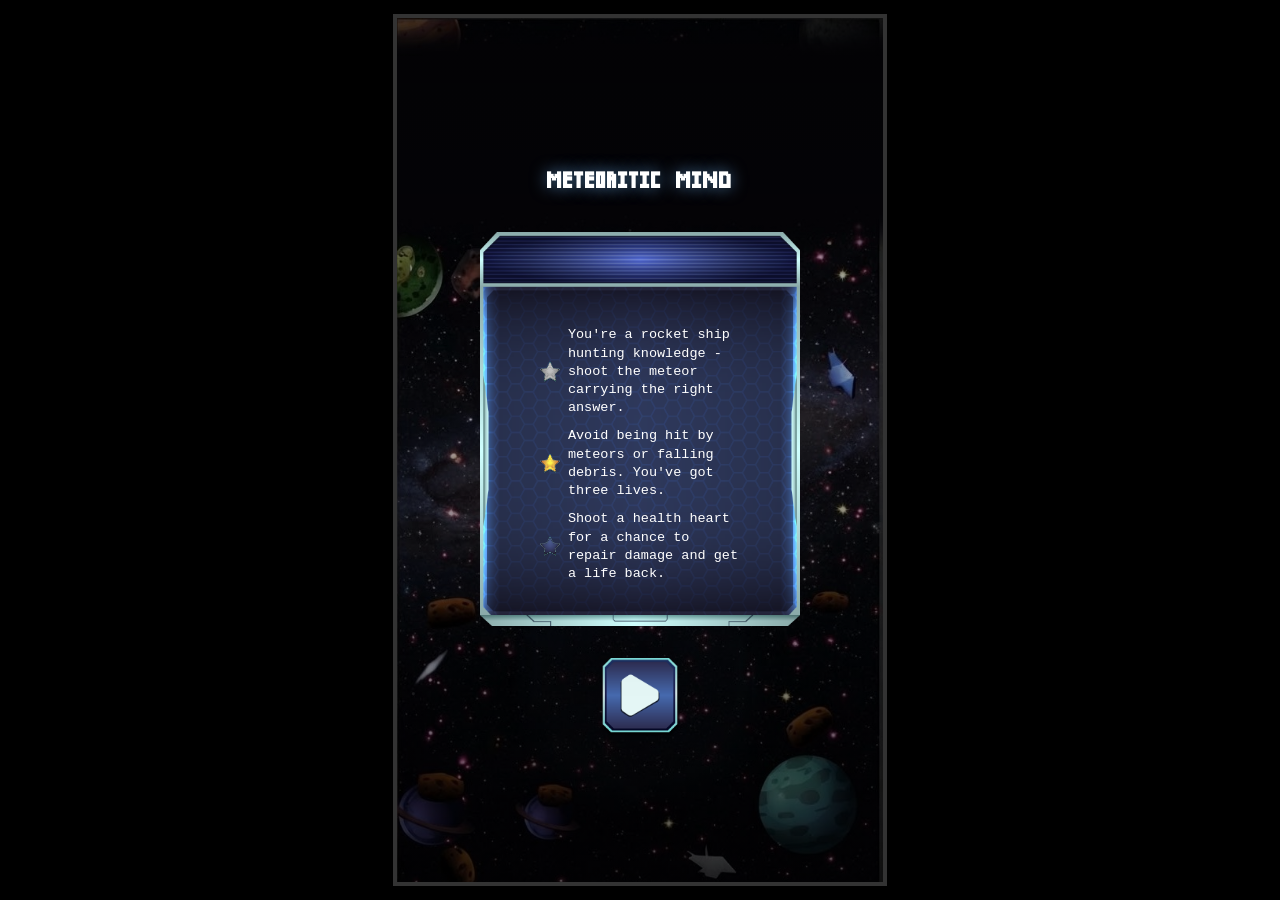
<file: games/meteoritic-mind/index.html>
<!DOCTYPE html>
<!-- build: shoot meteors/space junk, level up every 100 points -->
<html lang="en">
<head>
    <meta charset="UTF-8">
    <meta name="viewport" content="width=device-width, initial-scale=1.0, maximum-scale=1.0, user-scalable=no, viewport-fit=cover">
    <title>Meteoritic Mind</title>
    <style>
        @font-face {
            font-family: 'VaultUI';
            src: url('assets/fonts/VaultUI.ttf') format('truetype');
        }
        html {
            height: 100%;
            overscroll-behavior: none;
            touch-action: none;
        }
        body {
            margin: 0;
            padding: env(safe-area-inset-top) env(safe-area-inset-right) env(safe-area-inset-bottom) env(safe-area-inset-left);
            background-color: #000;
            display: flex;
            justify-content: center;
            align-items: center;
            height: 100vh;
            height: 100dvh;
            overflow: hidden;
            overscroll-behavior: none;
            touch-action: none;
            -webkit-user-select: none;
            user-select: none;
            -webkit-touch-callout: none;
            -webkit-tap-highlight-color: transparent;
            color: #fff;
            font-family: 'Courier New', Courier, monospace;
        }
        #game-container {
            position: relative;
            height: 96dvh;
            aspect-ratio: 9 / 16;
            max-width: 96vw;
            border: 4px solid #333;
            box-shadow: 0 0 20px rgba(0,0,0,0.8);
            background: #000;
            overflow: hidden;
            touch-action: none;
        }
        canvas {
            display: block;
            width: 100%;
            height: 100%;
            touch-action: none;
        }
        #hud {
            position: absolute;
            top: 8px; left: 10px; right: 10px;
            display: flex;
            justify-content: space-between;
            align-items: flex-start;
            font-size: clamp(12px, 3.4vw, 16px);
            text-shadow: 0 2px 4px #000;
            pointer-events: none;
        }
        #lives { letter-spacing: 4px; }
        /* Lets the player pick their own pace - tap to cycle 0.75x/1x/1.25x/1.5x.
           Sits outside #hud (which is pointer-events:none) so it's tappable
           on its own, out of the way of flying/firing on the canvas. */
        #speedBtn {
            position: absolute;
            bottom: 10px; right: 10px;
            z-index: 25;
            background: rgba(0, 0, 0, 0.55);
            border: 1px solid rgba(255, 255, 255, 0.35);
            border-radius: 14px;
            padding: 6px 12px;
            font-family: 'Courier New', Courier, monospace;
            font-size: clamp(12px, 3.2vw, 14px);
            color: #fff;
            text-shadow: 0 2px 4px #000;
            cursor: pointer;
            user-select: none;
            -webkit-user-select: none;
            touch-action: manipulation;
        }
        #quizBanner {
            position: absolute;
            top: 34px; left: 10px; right: 10px;
            text-align: center;
            background: rgba(0, 0, 0, 0.9);
            border-radius: 8px;
            padding: 6px 10px;
            font-size: clamp(12px, 3.6vw, 16px);
            line-height: 1.3;
            color: #fff9d6;
            text-shadow: 0 2px 4px #000;
            pointer-events: none;
        }
        #feedback {
            position: absolute;
            top: 84px; left: 0; right: 0;
            text-align: center;
            font-size: clamp(14px, 4.4vw, 19px);
            font-weight: bold;
            text-shadow: 0 2px 4px #000;
            pointer-events: none;
            transition: opacity 0.25s;
        }
        #feedback.hidden { opacity: 0; }
        #feedback.good { color: #7CFC9A; }
        #feedback.bad { color: #ff8f7a; }
        /* A full-screen card that flips in over the gameplay to show one
           "Did you know" fact, then flips back out to reveal the starfield
           and gameplay again - not a little holder floating over the
           action, an actual break from it. */
        #funFactWrap {
            position: absolute;
            inset: 0;
            perspective: 1200px;
            pointer-events: none;
            z-index: 30;
        }
        #funFactWrap.show { pointer-events: auto; }
        #funFact {
            position: absolute;
            inset: 0;
            background: radial-gradient(ellipse at 50% 40%, #131a3d 0%, #05060f 75%);
            display: flex;
            flex-direction: column;
            align-items: center;
            justify-content: center;
            gap: 22px;
            padding: 15%;
            box-sizing: border-box;
            text-align: center;
            cursor: pointer;
            font-family: 'VaultUI', 'Courier New', Courier, monospace;
            font-size: clamp(19px, 5.6vw, 25px);
            line-height: 1.45;
            letter-spacing: 0.3px;
            color: #dff1ff;
            text-shadow: 0 2px 6px rgba(0,0,0,0.6);
            transform: rotateY(-100deg);
            opacity: 0;
            transition: transform 0.5s ease, opacity 0.3s ease;
        }
        #funFactWrap.show #funFact { transform: rotateY(0deg); opacity: 1; }
        #funFactHint {
            font-size: clamp(11px, 3.2vw, 13px);
            color: #7fa8cc;
            letter-spacing: 1px;
            animation: factHintPulse 1.6s ease-in-out infinite;
        }
        @keyframes factHintPulse { 0%, 100% { opacity: 0.5; } 50% { opacity: 1; } }
        #funFact.theme-l5 {
            background: radial-gradient(ellipse at 50% 40%, hsl(140, 55%, 16%) 0%, hsl(285, 40%, 10%) 75%);
        }
        #levelUp {
            position: absolute;
            top: 40%; left: 0; right: 0;
            text-align: center;
            font-family: 'VaultUI', 'Courier New', Courier, monospace;
            font-size: clamp(20px, 7vw, 32px);
            letter-spacing: 2px;
            color: #ffe27a;
            text-shadow: 0 0 10px rgba(255, 210, 90, 0.8), 0 2px 4px #000;
            pointer-events: none;
            transition: opacity 0.4s;
        }
        #levelUp.hidden { opacity: 0; }
        #gameOver, #winScreen {
            position: absolute;
            inset: 0;
            background: rgba(0,0,0,0.72);
            display: flex;
            flex-direction: column;
            align-items: center;
            justify-content: center;
            gap: 10px;
            text-align: center;
            padding: 0 20px;
        }
        #gameOver.hidden, #winScreen.hidden { display: none; }
        #gameOver h2 { margin: 0; color: #ff6b5e; font-size: clamp(20px, 6vw, 30px); }
        #gameOver p { margin: 0; color: #9fd8ff; font-size: clamp(12px, 3.6vw, 15px); }
        #winScreen h2 {
            margin: 0; color: #ffe27a; font-size: clamp(24px, 7vw, 34px);
            font-family: 'VaultUI', 'Courier New', Courier, monospace;
            text-shadow: 0 0 14px rgba(255, 210, 90, 0.7);
        }
        #winScreen p { margin: 0; color: #9fffc0; font-size: clamp(12px, 3.6vw, 15px); }
        #startScreen {
            position: absolute;
            inset: 0;
            z-index: 40;
            background:
                linear-gradient(rgba(0,0,0,0.55), rgba(0,0,0,0.3) 38%, rgba(0,0,0,0.65)),
                url('assets/ui/start_hero.jpg') center top / cover no-repeat,
                #000;
            display: flex;
            flex-direction: column;
            align-items: center;
            justify-content: center;
            gap: 4%;
            padding: 6% 6% 8%;
            box-sizing: border-box;
            text-align: center;
        }
        #startScreen.hidden { display: none; }
        #startTitle {
            margin: 0;
            color: #fff;
            font-family: 'VaultUI', 'Courier New', Courier, monospace;
            font-size: clamp(28px, 9vw, 40px);
            letter-spacing: 1px;
            line-height: 1.15;
            text-shadow: 0 0 16px rgba(120, 190, 255, 0.6);
        }
        #startPanel {
            width: min(88%, 320px);
            aspect-ratio: 940 / 1080;
            background-image: url('assets/ui/start_panel.png');
            background-size: 100% 100%;
            background-repeat: no-repeat;
            box-sizing: border-box;
            display: flex;
            align-items: center;
            justify-content: center;
            padding: 22% 14% 10%;
        }
        #startInstructions {
            list-style: none;
            margin: 0;
            padding: 0;
            display: flex;
            flex-direction: column;
            gap: 10px;
            text-align: left;
        }
        #startInstructions li {
            display: flex;
            align-items: center;
            gap: 8px;
            color: #fff;
            font-size: clamp(11px, 3.1vw, 13.5px);
            line-height: 1.35;
        }
        #startInstructions img { width: 20px; height: auto; flex: none; }
        #playBtn {
            width: 78px;
            height: 78px;
            cursor: pointer;
            touch-action: none;
        }
    </style>
</head>
<body>
<div id="game-container">
    <canvas id="gameCanvas"></canvas>
    <div id="hud">
        <div id="score">SCORE 0 &middot; LV1</div>
        <div id="lives">&#9650;&#9650;&#9650;</div>
    </div>
    <div id="quizBanner">Get ready...</div>
    <div id="feedback" class="hidden"></div>
    <div id="speedBtn" title="Tap to change game speed">1x</div>
    <div id="levelUp" class="hidden"></div>
    <div id="funFactWrap"><div id="funFact"><span id="funFactText"></span><span id="funFactHint">TAP TO CONTINUE</span></div></div>
    <div id="gameOver" class="hidden">
        <h2>SHIP DESTROYED</h2>
        <p id="finalScore"></p>
        <p>Tap to restart</p>
    </div>
    <div id="winScreen" class="hidden">
        <h2>YOU WIN!</h2>
        <p id="winFinalScore"></p>
        <p>Tap to play again</p>
    </div>
    <div id="startScreen">
        <h1 id="startTitle">METEORITIC MIND</h1>
        <div id="startPanel">
            <ul id="startInstructions">
                <li><img src="assets/ui/star_gray.png" alt="">You're a rocket ship hunting knowledge - shoot the meteor carrying the right answer.</li>
                <li><img src="assets/ui/star_gold.png" alt="">Avoid being hit by meteors or falling debris. You've got three lives.</li>
                <li><img src="assets/ui/star_blue.png" alt="">Shoot a health heart for a chance to repair damage and get a life back.</li>
            </ul>
        </div>
        <img id="playBtn" src="assets/ui/play_button.png" alt="Play">
    </div>
</div>

<script>
const canvas = document.getElementById('gameCanvas');
const ctx = canvas.getContext('2d');

// Logical game coordinate space (everything below is written against this,
// regardless of screen size). The canvas's actual backing-store resolution
// is bumped up by devicePixelRatio so the art stays crisp on retina phone
// screens instead of getting blown up and looking blocky - the CSS size
// (set in the stylesheet, 100% of #game-container) is what actually
// determines how big it appears on screen.
const GAME_W = 405, GAME_H = 720;
const DPR = Math.max(1, window.devicePixelRatio || 1);
canvas.width = GAME_W * DPR;
canvas.height = GAME_H * DPR;
ctx.scale(DPR, DPR);

const scoreEl = document.getElementById('score');
const livesEl = document.getElementById('lives');
const gameOverEl = document.getElementById('gameOver');
const finalScoreEl = document.getElementById('finalScore');
const winScreenEl = document.getElementById('winScreen');
const winFinalScoreEl = document.getElementById('winFinalScore');
const startScreenEl = document.getElementById('startScreen');
const playBtnEl = document.getElementById('playBtn');
let gameStarted = false;
const quizBannerEl = document.getElementById('quizBanner');
const feedbackEl = document.getElementById('feedback');
const funFactEl = document.getElementById('funFact');
const funFactWrapEl = document.getElementById('funFactWrap');
const funFactTextEl = document.getElementById('funFactText');
const levelUpEl = document.getElementById('levelUp');
const speedBtnEl = document.getElementById('speedBtn');

function loadImage(src) {
    const img = new Image();
    img.src = src;
    return img;
}

// ---------- Parallax starfield background ----------
// Each level has its own 4-layer background set (same file names, one
// folder per level); leveling up swaps which images the existing layer
// objects point to without resetting their scroll position, so the
// transition is a palette swap, not a jump-cut.
const LAYER_SPEEDS = [0.15, 0.35, 0.55, 0.9];
const LAYER_FILES = ['layer1_nebula.png', 'layer2_planets.png', 'layer3_asteroids.png', 'layer4_sparkles.png'];
const LEVEL_BACKGROUND_DIRS = ['assets/backgrounds', 'assets/backgrounds/level2', 'assets/backgrounds/level3', 'assets/backgrounds/level4', 'assets/backgrounds/level5'];
const levelBackgroundSets = LEVEL_BACKGROUND_DIRS.map(dir => LAYER_FILES.map(f => loadImage(`${dir}/${f}`)));

const layers = LAYER_SPEEDS.map((speed, i) => ({ img: levelBackgroundSets[0][i], speed, y: 0 }));

function applyBackgroundSet(levelIndex) {
    const set = levelBackgroundSets[Math.min(levelIndex, levelBackgroundSets.length - 1)];
    layers.forEach((layer, i) => { layer.img = set[i]; });
}

function drawLayer(layer) {
    const img = layer.img;
    if (!img.complete || !img.naturalWidth) return;
    const scale = GAME_W / img.naturalWidth;
    const h = img.naturalHeight * scale;
    let y = layer.y % h;
    if (y > 0) y -= h;
    for (; y < GAME_H; y += h) {
        ctx.drawImage(img, 0, y, GAME_W, h);
    }
}
function updateLayers(dt) {
    layers.forEach(layer => { layer.y += layer.speed * (dt / 16); });
}

// ---------- Player ship ----------
// Five upgrade tiers. Each tier's engine flame is baked into its own set of
// composite frames (the hull is identical across a tier's frames - only the
// flame length/style changes), so instead of overlaying a separate flame
// sprite we just cycle the tier's own frame set and scale everything by the
// tier's known hull height, keeping the ship's apparent size constant no
// matter how long that tier's flame happens to be in a given frame.
const TIER_COUNT = 5;
const HULL_HEIGHT = [null, 860, 1683, 1070, 950, 971]; // 1-indexed, from each tier's standalone art
const TIER_FRAME_COUNTS = [null, 5, 4, 5, 5, 5];

const tierFrames = [null];
for (let t = 1; t <= TIER_COUNT; t++) {
    const frames = [];
    for (let i = 0; i < TIER_FRAME_COUNTS[t]; i++) {
        frames.push(loadImage(`assets/ship/tier${t}/frame_${i}.png`));
    }
    tierFrames.push(frames);
}

const SHIP_DISPLAY_HEIGHT = 68; // on-screen hull height in canvas px, same for every tier

const player = {
    x: GAME_W / 2,
    y: GAME_H - 110,
    tier: 1,
    level: 1,
    speed: 4.5,
    invulnUntil: 0,
};

// Levels 1-4 each take 100 points to reach; level 5 is the last one and
// takes 200 points to clear (so 400 to enter it, 600 total to win). Each
// level-up swaps in its own background palette (see levelBackgroundSets
// above) and hands out a "Did you know" card as the transition.
const LEVEL_START_SCORE = [0, 100, 200, 300, 400];
const WIN_SCORE = 600;
let levelUpHideTimer = null;
let won = false;

function checkLevelUp() {
    const newLevel = LEVEL_START_SCORE.filter(t => score >= t).length;
    if (newLevel <= player.level) return;
    player.level = newLevel;
    applyBackgroundSet(newLevel - 1);
    updateHud();

    levelUpEl.textContent = `★ LEVEL ${newLevel} ★`;
    levelUpEl.classList.remove('hidden');
    clearTimeout(levelUpHideTimer);
    levelUpHideTimer = setTimeout(() => levelUpEl.classList.add('hidden'), 2400);

    // Level 5's "Did you know" card picks up the purple/green from its own
    // background art instead of the default blue theme.
    funFactEl.classList.toggle('theme-l5', newLevel === 5);

    showDidYouKnow();
}

function checkWin() {
    if (won || score < WIN_SCORE) return;
    won = true;
    gameOver = true;
    for (let i = 0; i < 14; i++) {
        spawnExplosion(Math.random() * GAME_W, GAME_H * 0.15 + Math.random() * GAME_H * 0.6, 36 + Math.random() * 48);
    }
    winFinalScoreEl.textContent = 'Final score: ' + score;
    winScreenEl.classList.remove('hidden');
}

const FLAME_FRAME_MS = 70;
let flameFrame = 0;
let flameTimer = 0;
function updateFlame(dt) {
    flameTimer += dt;
    const count = TIER_FRAME_COUNTS[player.tier];
    while (flameTimer >= FLAME_FRAME_MS) {
        flameTimer -= FLAME_FRAME_MS;
        flameFrame = (flameFrame + 1) % count;
    }
}

function drawPlayer() {
    const frames = tierFrames[player.tier];
    const img = frames[flameFrame % frames.length];
    if (!img || !img.complete || !img.naturalWidth) return;
    // Blink while invulnerable after taking a hit.
    if (player.invulnUntil > performance.now() && Math.floor(performance.now() / 100) % 2 === 0) return;
    const scale = SHIP_DISPLAY_HEIGHT / HULL_HEIGHT[player.tier];
    const w = img.naturalWidth * scale;
    const h = img.naturalHeight * scale;
    ctx.drawImage(img, player.x - w / 2, player.y - SHIP_DISPLAY_HEIGHT / 2, w, h);
}

function clampPlayer() {
    const half = SHIP_DISPLAY_HEIGHT / 2;
    player.x = Math.min(GAME_W - half, Math.max(half, player.x));
    player.y = Math.min(GAME_H - half, Math.max(half, player.y));
}

// ---------- Bullets ----------
const bulletImg = loadImage('assets/fx/unused_layers/6b1e0621.png');
const BULLET_W = 10, BULLET_H = 26, BULLET_SPEED = 9;
let bullets = [];
let lastShot = 0;
const FIRE_COOLDOWN_MS = 240;

function tryFire(time) {
    if (time - lastShot < FIRE_COOLDOWN_MS) return;
    lastShot = time;
    bullets.push({ x: player.x, y: player.y - SHIP_DISPLAY_HEIGHT / 2 });
}
function updateBullets(dt) {
    bullets.forEach(b => { b.y -= BULLET_SPEED * (dt / 16); });
    bullets = bullets.filter(b => b.y > -BULLET_H);
}
function drawBullets() {
    bullets.forEach(b => {
        ctx.drawImage(bulletImg, b.x - BULLET_W / 2, b.y - BULLET_H / 2, BULLET_W, BULLET_H);
    });
}

// ---------- Meteors / space junk (the whole game: dodge them or shoot them) ----------
const asteroidImgs = [
    ...[0, 1, 2, 3, 4].map(i => loadImage(`assets/hazards/asteroid_${i}.png`)),
    ...[0, 1, 2, 3, 4, 5, 6, 7].map(i => loadImage(`assets/hazards/junk/frag_${i}.png`)),
];
const ASTEROID_DISPLAY = 46;
let asteroids = [];
let nextAsteroidAt = 0;

function spawnAsteroid(time) {
    const img = asteroidImgs[Math.floor(Math.random() * asteroidImgs.length)];
    asteroids.push({
        img,
        x: ASTEROID_DISPLAY / 2 + Math.random() * (GAME_W - ASTEROID_DISPLAY),
        y: -ASTEROID_DISPLAY,
        speed: 2 + Math.random() * 1.8,
        spin: (Math.random() - 0.5) * 0.04,
        angle: 0,
        r: ASTEROID_DISPLAY * 0.4,
    });
    nextAsteroidAt = time + 900 + Math.random() * 900;
}
function updateAsteroids(dt, time) {
    if (time > nextAsteroidAt) spawnAsteroid(time);
    asteroids.forEach(a => { a.y += a.speed * (dt / 16); a.angle += a.spin * (dt / 16); });
    asteroids = asteroids.filter(a => a.y < GAME_H + ASTEROID_DISPLAY);
}
function drawAsteroids() {
    asteroids.forEach(a => {
        const img = a.img;
        if (!img.complete || !img.naturalWidth) return;
        const scale = ASTEROID_DISPLAY / Math.max(img.naturalWidth, img.naturalHeight);
        const w = img.naturalWidth * scale, h = img.naturalHeight * scale;
        ctx.save();
        ctx.translate(a.x, a.y);
        ctx.rotate(a.angle);
        ctx.drawImage(img, -w / 2, -h / 2, w, h);
        ctx.restore();
    });
}

// ---------- Health hearts (rare, shoot one for a repair) ----------
// Strictly rate-limited to one every 60 seconds - this is a lifeline, not
// another thing to farm for points.
const heartImg = loadImage('assets/ui/heart.png');
const HEART_SIZE = 40;
const HEART_INTERVAL_MS = 60000;
let hearts = [];
let nextHeartAt = 0;

function spawnHeart(time) {
    hearts.push({
        x: HEART_SIZE / 2 + Math.random() * (GAME_W - HEART_SIZE),
        y: -HEART_SIZE,
        speed: 1.4 + Math.random() * 0.5,
        r: HEART_SIZE * 0.42,
    });
    nextHeartAt = time + HEART_INTERVAL_MS;
}
function updateHearts(dt, time) {
    if (time > nextHeartAt) spawnHeart(time);
    hearts.forEach(h => { h.y += h.speed * (dt / 16); });
    hearts = hearts.filter(h => h.y < GAME_H + HEART_SIZE);
}
function drawHearts() {
    if (!heartImg.complete || !heartImg.naturalWidth) return;
    const scale = HEART_SIZE / Math.max(heartImg.naturalWidth, heartImg.naturalHeight);
    const w = heartImg.naturalWidth * scale, h2 = heartImg.naturalHeight * scale;
    hearts.forEach(h => {
        ctx.drawImage(heartImg, h.x - w / 2, h.y - h2 / 2, w, h2);
    });
}

// ---------- Quiz ships (the educational core: shoot the right answer) ----------
// Space-fact questions for upper-elementary players (ages ~9-11). Each has
// exactly one correct choice among 3; a wave spawns one ship per choice and
// the player has to read them and shoot the right one.
const QUESTIONS = [
    { q: 'Which planet is known as the Red Planet?', choices: ['Mars', 'Venus', 'Jupiter'], correct: 0 },
    { q: 'Which planet is closest to the Sun?', choices: ['Earth', 'Mercury', 'Saturn'], correct: 1 },
    { q: 'What is the largest planet in our solar system?', choices: ['Earth', 'Mars', 'Jupiter'], correct: 2 },
    { q: 'What galaxy is Earth in?', choices: ['Milky Way', 'Andromeda', 'Sombrero'], correct: 0 },
    { q: 'What do we call a rocky object that orbits the Sun?', choices: ['Asteroid', 'Comet', 'Moon'], correct: 0 },
    { q: 'What is the closest star to Earth?', choices: ['Polaris', 'The Sun', 'Proxima b'], correct: 1 },
    { q: 'How many planets are in our solar system?', choices: ['9', '8', '10'], correct: 1 },
    { q: "What makes Earth have day and night?", choices: ['Earth spinning', 'The Sun moving', 'The Moon blocking it'], correct: 0 },
    { q: "What is Earth's only natural satellite?", choices: ['Titan', 'Europa', 'The Moon'], correct: 2 },
    { q: 'Which planet has the easiest rings to see?', choices: ['Saturn', 'Mercury', 'Mars'], correct: 0 },
    { q: 'What do astronauts wear outside their spacecraft?', choices: ['A wetsuit', 'A space suit', 'A snowsuit'], correct: 1 },
    { q: 'What is a "shooting star" actually?', choices: ['A meteor', 'A comet', 'A planet'], correct: 0 },
    { q: "Which planet is famous for its Great Red Spot?", choices: ['Neptune', 'Mars', 'Jupiter'], correct: 2 },
    { q: 'What force keeps planets orbiting the Sun?', choices: ['Wind', 'Gravity', 'Magnetism'], correct: 1 },
    { q: 'Who was the first person to walk on the Moon?', choices: ['Buzz Aldrin', 'John Glenn', 'Neil Armstrong'], correct: 2 },
    { q: 'What do we call a group of stars that forms a pattern?', choices: ['Galaxy', 'Constellation', 'Nebula'], correct: 1 },
    { q: "Which planet is called Earth's twin because it's a similar size?", choices: ['Venus', 'Mars', 'Mercury'], correct: 0 },
    { q: 'What is at the center of our solar system?', choices: ['Earth', 'The Moon', 'The Sun'], correct: 2 },
    { q: "What is the name of NASA's famous space telescope?", choices: ['Hubble', 'Kepler', 'Voyager'], correct: 0 },
    { q: 'What galaxy is heading toward a collision with the Milky Way?', choices: ['Triangulum', 'Andromeda', 'Whirlpool'], correct: 1 },
];

// "Did you know" cards - shown as an intermission between levels only
// (see checkLevelUp), never mid-level and never as text sitting in front
// of live gameplay.
const DID_YOU_KNOW = [
    "Did you know? A “shooting star” isn't a rock - it's a meteoroid burning up in our air. What lands is a meteorite.",
    "Did you know? The asteroid belt has millions of rocks, but all of them together are smaller than our Moon.",
    "Did you know? Asteroid 16 Psyche is packed with metal worth more than our whole global economy.",
    "Did you know? Space junk can fly at 17,500 mph - fast enough for a paint fleck to damage a spacecraft.",
    "Did you know? The first satellite, Sputnik 1, launched in 1957 - about the size of a beach ball.",
    "Did you know? Dead satellites get nudged into a “graveyard orbit,” safely above the ones still working.",
    "Did you know? Space is a near-vacuum, so sound has nothing to travel through - it's silent out there.",
    "Did you know? NASA turns real plasma waves from planets into eerie sounds we can hear.",
    "Did you know? Light is so fast, yet space so big, we see the Moon as it looked 1.3 seconds ago.",
    "Did you know? There are over 30,000 tracked pieces of space debris circling Earth right now.",
    "Did you know? About 3,000 working satellites are orbiting Earth as you play this.",
    "Did you know? The International Space Station sometimes has to steer around space junk.",
    "Did you know? Even a piece of space junk as small as a marble can damage a satellite.",
    "Did you know? Astronauts on the ISS see 16 sunrises and sunsets every single day.",
    "Did you know? The Moon drifts about 1.5 inches farther from Earth every year.",
    "Did you know? One day on Venus is longer than one whole year on Venus.",
];
let factQueue = [];
let factPos = 0;
function buildFactQueue() {
    factQueue = shuffle(DID_YOU_KNOW.map((_, i) => i));
    factPos = 0;
}
function showDidYouKnow() {
    if (factPos >= factQueue.length) buildFactQueue();
    funFactTextEl.textContent = DID_YOU_KNOW[factQueue[factPos++]];
    funFactWrapEl.classList.add('show');
    waveEndAt = Infinity; // hold the next quiz wave until the card is dismissed
}
// The card stays up until tapped - dismissing it is what lets the next
// quiz round (or the paused action after a level-up) actually resume.
function dismissDidYouKnow() {
    if (!funFactWrapEl.classList.contains('show')) return;
    funFactWrapEl.classList.remove('show');
    waveEndAt = performance.now() + 400;
    waveIsRetry = false;
}
funFactEl.addEventListener('pointerdown', (e) => { e.preventDefault(); dismissDidYouKnow(); });

function shuffle(arr) {
    for (let i = arr.length - 1; i > 0; i--) {
        const j = Math.floor(Math.random() * (i + 1));
        [arr[i], arr[j]] = [arr[j], arr[i]];
    }
    return arr;
}

// Quiz targets are actual meteors (the same rock art as the regular
// hazards), not another little ship - just falling slower than usual and
// carrying an answer label, so there's time to read all three and aim.
const quizMeteorImgs = [0, 1, 2, 3, 4].map(i => loadImage(`assets/hazards/asteroid_${i}.png`));
const QUIZ_METEOR_SIZE = 50;
let quizMeteors = [];
let questionQueue = [];
let queuePos = 0;
let waveEndAt = 0;   // 0 = no wave currently scheduled to start
let waveIsRetry = false;
let feedbackTimer = null;

function buildQuestionQueue() {
    questionQueue = shuffle(QUESTIONS.map((_, i) => i));
    queuePos = 0;
}
function nextQuestion() {
    if (queuePos >= questionQueue.length) buildQuestionQueue();
    return QUESTIONS[questionQueue[queuePos++]];
}

let currentQuestion = null;
function spawnQuizWave(retry) {
    currentQuestion = retry && currentQuestion ? currentQuestion : nextQuestion();
    quizBannerEl.textContent = currentQuestion.q;
    const options = shuffle(currentQuestion.choices.map((text, i) => ({ text, correct: i === currentQuestion.correct })));
    const slots = [GAME_W * 0.22, GAME_W * 0.5, GAME_W * 0.78];
    quizMeteors = options.map((o, i) => ({
        x: slots[i],
        y: -QUIZ_METEOR_SIZE - i * 55,
        speed: 0.9 + Math.random() * 0.4,
        text: o.text,
        correct: o.correct,
        hit: false,
        r: QUIZ_METEOR_SIZE * 0.4,
        img: quizMeteorImgs[Math.floor(Math.random() * quizMeteorImgs.length)],
        angle: Math.random() * Math.PI * 2,
        spin: (Math.random() - 0.5) * 0.03,
    }));
}

function updateQuizMeteors(dt) {
    quizMeteors.forEach(s => { s.y += s.speed * (dt / 16); s.angle += s.spin * (dt / 16); });
    const hadMeteors = quizMeteors.length > 0;
    quizMeteors = quizMeteors.filter(s => s.y < GAME_H + QUIZ_METEOR_SIZE + 60 && !s.hit);
    if (hadMeteors && quizMeteors.length === 0 && waveEndAt === 0) {
        // The whole wave drifted off-screen without the correct answer being
        // hit - give the same question another pass rather than moving on.
        waveEndAt = performance.now() + 900;
        waveIsRetry = true;
    }
}
function maybeSpawnQuizWave(time) {
    if (quizMeteors.length === 0 && waveEndAt && time >= waveEndAt) {
        const retry = waveIsRetry;
        waveEndAt = 0;
        spawnQuizWave(retry);
    }
}

function wrapLines(text, maxWidth) {
    const words = text.split(' ');
    const lines = [];
    let line = '';
    words.forEach(w => {
        const test = line ? line + ' ' + w : w;
        if (line && ctx.measureText(test).width > maxWidth) { lines.push(line); line = w; }
        else line = test;
    });
    if (line) lines.push(line);
    return lines;
}
function drawLabel(text, cx, topY, maxWidth) {
    ctx.save();
    ctx.font = 'bold 12px "Courier New", monospace';
    ctx.textAlign = 'center';
    ctx.textBaseline = 'top';
    const lines = wrapLines(text, maxWidth);
    lines.forEach((line, i) => {
        const ly = topY + i * 14;
        ctx.lineWidth = 3;
        ctx.strokeStyle = 'rgba(0,0,0,0.9)';
        ctx.strokeText(line, cx, ly);
        ctx.fillStyle = '#fff9d6';
        ctx.fillText(line, cx, ly);
    });
    ctx.restore();
}
function drawQuizMeteors() {
    quizMeteors.forEach(s => {
        const img = s.img;
        if (!img.complete || !img.naturalWidth) return;
        // Rock art varies in aspect ratio, so fit each within a box instead
        // of always scaling by height.
        const scale = QUIZ_METEOR_SIZE / Math.max(img.naturalWidth, img.naturalHeight);
        const w = img.naturalWidth * scale, h = img.naturalHeight * scale;
        ctx.save();
        ctx.translate(s.x, s.y);
        ctx.rotate(s.angle);
        ctx.drawImage(img, -w / 2, -h / 2, w, h);
        ctx.restore();
        drawLabel(s.text, s.x, s.y + h / 2 + 4, Math.max(w, 70) + 30);
    });
}

function showFeedback(text, good) {
    feedbackEl.textContent = text;
    feedbackEl.className = good ? 'good' : 'bad';
    clearTimeout(feedbackTimer);
    feedbackTimer = setTimeout(() => feedbackEl.classList.add('hidden'), 1100);
}

// ---------- Explosions (brief effect on hit/kill) ----------
const EXPLOSION_FRAME_COUNT = 10;
const explosionFrames = Array.from({ length: EXPLOSION_FRAME_COUNT }, (_, i) =>
    loadImage(`assets/fx/explosion_anim/frame_${i}.png`));
const EXPLOSION_DURATION_MS = 380;
let explosions = [];
function spawnExplosion(x, y, size) {
    explosions.push({ x, y, size, start: performance.now() });
}
function drawExplosions(time) {
    explosions = explosions.filter(e => time - e.start < EXPLOSION_DURATION_MS);
    explosions.forEach(e => {
        const t = (time - e.start) / EXPLOSION_DURATION_MS;
        const frame = Math.max(0, Math.min(EXPLOSION_FRAME_COUNT - 1, Math.floor(t * EXPLOSION_FRAME_COUNT)));
        const img = explosionFrames[frame];
        if (!img.complete || !img.naturalWidth) return;
        ctx.drawImage(img, e.x - e.size / 2, e.y - e.size / 2, e.size, e.size);
    });
}

// ---------- Score / lives / game state ----------
let score = 0;
let lives = 3;
let gameOver = false;
function updateHud() {
    scoreEl.textContent = `SCORE ${score} · LV${player.level}`;
    livesEl.textContent = '❤'.repeat(Math.max(0, lives));
}

function loseLife(time) {
    if (player.invulnUntil > time) return;
    lives -= 1;
    player.invulnUntil = time + 1500;
    updateHud();
    if (lives <= 0) {
        gameOver = true;
        finalScoreEl.textContent = 'Score: ' + score;
        gameOverEl.classList.remove('hidden');
    }
}

function resetGame() {
    score = 0;
    lives = 3;
    gameOver = false;
    won = false;
    player.x = GAME_W / 2;
    player.y = GAME_H - 110;
    player.tier = 1;
    player.level = 1;
    player.invulnUntil = 0;
    applyBackgroundSet(0);
    levelUpEl.classList.add('hidden');
    clearTimeout(levelUpHideTimer);
    bullets = [];
    asteroids = [];
    explosions = [];
    nextAsteroidAt = 0;
    hearts = [];
    nextHeartAt = performance.now() + 25000;
    quizMeteors = [];
    buildQuestionQueue();
    currentQuestion = null;
    quizBannerEl.textContent = 'Get ready...';
    feedbackEl.classList.add('hidden');
    clearTimeout(feedbackTimer);
    waveEndAt = performance.now() + 500;
    waveIsRetry = false;
    buildFactQueue();
    funFactWrapEl.classList.remove('show');
    funFactEl.classList.remove('theme-l5');
    updateHud();
    gameOverEl.classList.add('hidden');
    winScreenEl.classList.add('hidden');
    gameStarted = true;
}

function circleHit(ax, ay, ar, bx, by, br) {
    const dx = ax - bx, dy = ay - by;
    return dx * dx + dy * dy < (ar + br) * (ar + br);
}

function resolveCollisions(time) {
    const playerR = SHIP_DISPLAY_HEIGHT * 0.32;

    // Player vs meteors/space junk
    asteroids.forEach(a => {
        if (circleHit(player.x, player.y, playerR, a.x, a.y, a.r)) {
            loseLife(time);
            spawnExplosion(a.x, a.y, ASTEROID_DISPLAY);
            a.y = GAME_H + 999; // remove next filter pass
        }
    });

    // Bullets vs quiz ships - this is the actual quiz: shoot the one
    // carrying the correct answer.
    bullets.forEach(b => {
        if (b.y < -900) return;
        quizMeteors.forEach(s => {
            if (s.hit) return;
            if (circleHit(b.x, b.y, 4, s.x, s.y, s.r)) {
                s.hit = true;
                b.y = -999;
                spawnExplosion(s.x, s.y, QUIZ_METEOR_SIZE);
                if (s.correct) {
                    score += 50;
                    updateHud();
                    showFeedback('✓ Correct!', true);
                    quizMeteors.forEach(other => { other.hit = true; }); // clear the rest of the wave
                    // Move straight to the next question; checkLevelUp() below
                    // is the only place a "Did you know" card runs, and it
                    // overrides this with a hold if this answer leveled us up.
                    waveEndAt = performance.now() + 1400;
                    waveIsRetry = false;
                    checkLevelUp();
                    checkWin();
                } else {
                    showFeedback('Not quite - try again!', false);
                }
            }
        });
    });

    // Bullets vs meteors/space junk (also worth points, no quiz involved)
    bullets.forEach(b => {
        asteroids.forEach(a => {
            if (circleHit(b.x, b.y, 4, a.x, a.y, a.r)) {
                score += 10;
                spawnExplosion(a.x, a.y, ASTEROID_DISPLAY);
                a.y = GAME_H + 999;
                b.y = -999;
                updateHud();
                checkLevelUp();
                checkWin();
            }
        });
    });

    // Bullets vs health hearts - shoot one for a repair, up to full health.
    bullets.forEach(b => {
        hearts.forEach(h => {
            if (circleHit(b.x, b.y, 4, h.x, h.y, h.r)) {
                b.y = -999;
                spawnExplosion(h.x, h.y, HEART_SIZE);
                h.y = GAME_H + 999;
                if (lives < 3) {
                    lives += 1;
                    updateHud();
                }
                showFeedback('❤ Repaired!', true);
            }
        });
    });

    bullets = bullets.filter(b => b.y > -999);
    asteroids = asteroids.filter(a => a.y < GAME_H + 900);
    hearts = hearts.filter(h => h.y < GAME_H + 900);
}

// ---------- Game speed ----------
// A player-facing pace control - tapping the pill in the corner cycles
// through it. Only scales motion (background/ship/bullets/hazards/quiz
// meteors), applied by scaling dt before it reaches each update function;
// real-time schedules (spawn timing, banners, invulnerability) are left
// alone so the game doesn't also get more/less forgiving as it speeds up.
const SPEED_LEVELS = [0.75, 1, 1.25, 1.5];
let speedIndex = 1;
let gameSpeed = SPEED_LEVELS[speedIndex];
function updateSpeedLabel() {
    speedBtnEl.textContent = SPEED_LEVELS[speedIndex] + 'x';
}
speedBtnEl.addEventListener('pointerdown', (e) => {
    e.preventDefault();
    speedIndex = (speedIndex + 1) % SPEED_LEVELS.length;
    gameSpeed = SPEED_LEVELS[speedIndex];
    updateSpeedLabel();
});
updateSpeedLabel();

// ---------- Input ----------
// Keyboard: arrows or WASD to fly, space to fire, 1-5 to preview a tier
// (a stand-in for real power-up pickups, which aren't built yet).
const keys = { up: false, down: false, left: false, right: false, fire: false };
window.addEventListener('keydown', (e) => {
    if (['ArrowUp','ArrowDown','ArrowLeft','ArrowRight',' '].includes(e.key)) e.preventDefault();
    if (e.key === 'ArrowUp' || e.key === 'w' || e.key === 'W') keys.up = true;
    if (e.key === 'ArrowDown' || e.key === 's' || e.key === 'S') keys.down = true;
    if (e.key === 'ArrowLeft' || e.key === 'a' || e.key === 'A') keys.left = true;
    if (e.key === 'ArrowRight' || e.key === 'd' || e.key === 'D') keys.right = true;
    if (e.key === ' ') keys.fire = true;
    if (['1','2','3','4','5'].includes(e.key)) { player.tier = parseInt(e.key, 10); flameFrame = 0; }
});
window.addEventListener('keyup', (e) => {
    if (e.key === 'ArrowUp' || e.key === 'w' || e.key === 'W') keys.up = false;
    if (e.key === 'ArrowDown' || e.key === 's' || e.key === 'S') keys.down = false;
    if (e.key === 'ArrowLeft' || e.key === 'a' || e.key === 'A') keys.left = false;
    if (e.key === 'ArrowRight' || e.key === 'd' || e.key === 'D') keys.right = false;
    if (e.key === ' ') keys.fire = false;
});

// Touch/mouse: a quick tap fires a shot in place; press and hold (whether
// or not you drag) flies the ship to the pointer instead, tracking it
// continuously for as long as it's held. Whether a press turns into a
// "hold" is decided by whichever comes first - moving past TAP_MAX_MOVE
// (a real drag) or just staying down past TAP_MAX_HOLD_MS (a stationary
// hold, checked once per frame in loop()) - so mashing out shots never
// also yanks the ship around, but you never have to drag to fly it either.
let pointerDown = null;  // {x, y, t} in canvas space while a press is unresolved, else null
let dragging = false;    // true once the current press has committed to "hold to move"
const TAP_MAX_MOVE = 12;      // canvas px of motion still forgiven as a tap
const TAP_MAX_HOLD_MS = 180;  // ms held before a stationary press becomes a hold

function pointerToCanvas(clientX, clientY) {
    const rect = canvas.getBoundingClientRect();
    return {
        x: (clientX - rect.left) * (GAME_W / rect.width),
        y: (clientY - rect.top) * (GAME_H / rect.height),
    };
}
function engageDrag(p) {
    dragging = true;
    player.x = p.x; player.y = p.y;
}
canvas.addEventListener('pointerdown', (e) => {
    const p = pointerToCanvas(e.clientX, e.clientY);
    pointerDown = { x: p.x, y: p.y, t: performance.now() };
    dragging = false;
});
canvas.addEventListener('pointermove', (e) => {
    if (!pointerDown) return;
    const p = pointerToCanvas(e.clientX, e.clientY);
    if (dragging) { player.x = p.x; player.y = p.y; return; }
    if (Math.hypot(p.x - pointerDown.x, p.y - pointerDown.y) > TAP_MAX_MOVE) engageDrag(p);
});
function endPointer() {
    // Resolved without ever becoming a hold - that's a tap, so fire once.
    if (pointerDown && !dragging) tryFire(performance.now());
    pointerDown = null;
    dragging = false;
}
window.addEventListener('pointerup', endPointer);
window.addEventListener('pointercancel', endPointer);

// Belt-and-suspenders against mobile browsers' double-tap-to-zoom and
// pinch-zoom gestures - touch-action:none on the container should already
// stop these, but iOS Safari in particular doesn't always honor that for
// a fast double-tap (e.g. mashing the fire button and clipping the corner
// just below it), and once it zooms in there's no way back out short of
// reloading. Belt: block the 'gesturestart' Safari fires for pinch.
// Suspenders: treat any two touchend events under 350ms apart as a
// double-tap and swallow the second one before the browser can act on it.
document.addEventListener('gesturestart', (e) => e.preventDefault());
let lastTouchEnd = 0;
document.addEventListener('touchend', (e) => {
    const now = Date.now();
    if (now - lastTouchEnd <= 350) e.preventDefault();
    lastTouchEnd = now;
}, { passive: false });

gameOverEl.addEventListener('pointerdown', (e) => { e.preventDefault(); resetGame(); });
winScreenEl.addEventListener('pointerdown', (e) => { e.preventDefault(); resetGame(); });
playBtnEl.addEventListener('pointerdown', (e) => {
    e.preventDefault();
    startScreenEl.classList.add('hidden');
    resetGame();
});

function updatePlayer(dt) {
    const move = player.speed * (dt / 16);
    if (keys.up) player.y -= move;
    if (keys.down) player.y += move;
    if (keys.left) player.x -= move;
    if (keys.right) player.x += move;
    clampPlayer();
}

function render(time) {
    ctx.fillStyle = '#000';
    ctx.fillRect(0, 0, GAME_W, GAME_H);
    layers.forEach(drawLayer);
    drawAsteroids();
    drawQuizMeteors();
    drawHearts();
    drawBullets();
    drawPlayer();
    drawExplosions(time);
}

let lastTime = 0;
function loop(time) {
    const dt = lastTime ? Math.min(time - lastTime, 48) : 16;
    lastTime = time;

    if (gameStarted && !gameOver) {
        const scaledDt = dt * gameSpeed;
        if (pointerDown && !dragging && (time - pointerDown.t) > TAP_MAX_HOLD_MS) engageDrag(pointerDown);
        updateLayers(scaledDt);
        updatePlayer(scaledDt);
        updateFlame(scaledDt);
        if (keys.fire) tryFire(time);
        updateBullets(scaledDt);
        updateAsteroids(scaledDt, time);
        updateQuizMeteors(scaledDt);
        updateHearts(scaledDt, time);
        resolveCollisions(time);
        maybeSpawnQuizWave(time);
    }
    render(time);
    requestAnimationFrame(loop);
}
buildQuestionQueue();
buildFactQueue();
waveEndAt = performance.now() + 500;
updateHud();
requestAnimationFrame(loop);
</script>
</body>
</html>
</file>
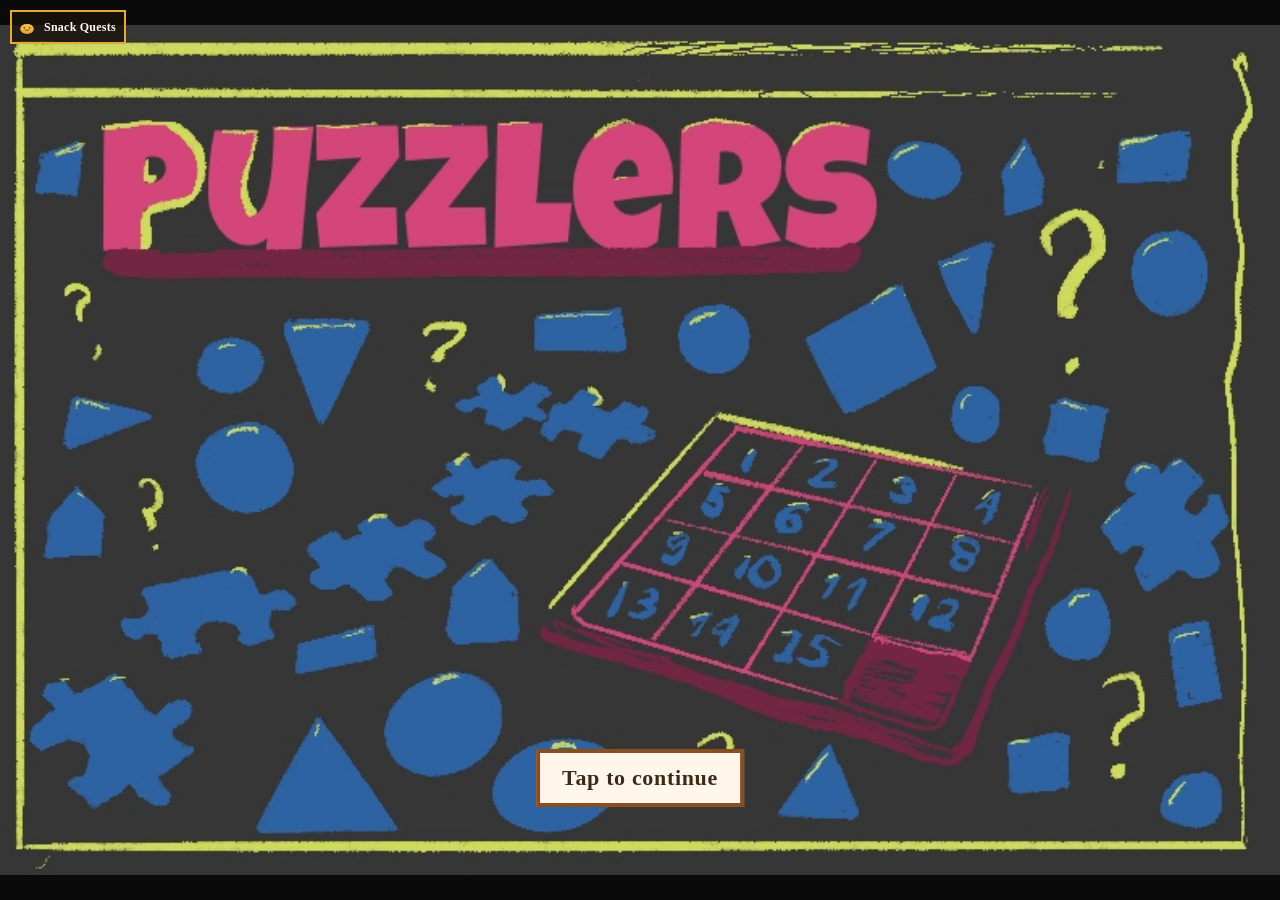
<file: games/puzzlers/index.html>
<!DOCTYPE html>
<html lang="en">
<head>
<meta charset="UTF-8">
<meta name="viewport" content="width=device-width, initial-scale=1.0">
<title>Puzzlers</title>
<style>
  :root {
    --bg: #14141c;
    --card: #1e1e2a;
    --line: #05050a;
    --teal: #60d0c0;
    --magenta: #d840b8;
    --yellow: #f8e060;
    --paper: #e9e6da;
  }
  * { box-sizing: border-box; }
  html, body {
    margin: 0;
    padding: 0;
    background: var(--bg);
    color: var(--paper);
    font-family: "Trebuchet MS", "Segoe UI", Verdana, sans-serif;
    min-height: 100%;
    min-height: 100dvh;
  }
  .wrap {
    max-width: 900px;
    margin: 0 auto;
    padding: 32px 20px 56px;
  }
  header {
    text-align: center;
    margin-bottom: 32px;
  }
  h1 {
    margin: 0;
    font-size: 34px;
    letter-spacing: 4px;
    color: var(--yellow);
    text-shadow: 2px 2px 0 var(--line);
  }
  .tagline {
    margin: 8px 0 0;
    color: var(--teal);
    font-size: 13px;
    letter-spacing: 1px;
  }
  .grid {
    display: grid;
    grid-template-columns: repeat(auto-fit, minmax(240px, 1fr));
    gap: 18px;
  }
  a.card {
    display: block;
    background: var(--card);
    border: 3px solid var(--line);
    border-radius: 14px;
    padding: 20px;
    text-decoration: none;
    color: var(--paper);
    transition: transform 0.15s ease, border-color 0.15s ease;
    box-shadow: 0 6px 0 var(--line);
  }
  a.card:hover {
    transform: translateY(-3px);
    border-color: var(--yellow);
  }
  a.card:active { transform: translateY(0); }
  .card h2 {
    margin: 0 0 6px;
    font-size: 19px;
    letter-spacing: 1.5px;
    color: var(--yellow);
  }
  .card p {
    margin: 0;
    font-size: 13px;
    color: #c8c6ba;
    line-height: 1.4;
  }
  .swatch {
    display: inline-block;
    width: 10px; height: 10px;
    border-radius: 50%;
    margin-right: 6px;
  }
  footer {
    text-align: center;
    margin-top: 40px;
    font-size: 11px;
    color: #6c6c80;
  }
  footer a { color: var(--teal); }
</style>
<style>

        #sq-open {
            position: fixed;
            inset: 0;
            z-index: 99999;
            background: #0a0a0a;
            display: flex;
            align-items: center;
            justify-content: center;
            box-sizing: border-box;
            padding: env(safe-area-inset-top) env(safe-area-inset-right) env(safe-area-inset-bottom) env(safe-area-inset-left);
        }
        #sq-open.is-off { display: none !important; }
        #sq-open .sq-stage {
            position: relative;
            width: min(100%, 1400px);
            max-height: 100%;
            max-height: 100dvh;
        }
        #sq-open .sq-art {
            display: block;
            width: 100%;
            height: auto;
            max-height: 100dvh;
            object-fit: contain;
        }
        #sq-open.pixel .sq-art {
            image-rendering: pixelated;
            image-rendering: crisp-edges;
        }
        #sq-open .sq-play {
            position: absolute;
            left: 50%;
            bottom: 8%;
            transform: translateX(-50%);
            background: none;
            border: 0;
            padding: 12px 16px;
            cursor: pointer;
            -webkit-tap-highlight-color: transparent;
            touch-action: manipulation;
        }
        #sq-open .sq-play img {
            display: block;
            width: 276px;
            height: 87px;
            image-rendering: pixelated;
            image-rendering: crisp-edges;
            image-rendering: -moz-crisp-edges;
            pointer-events: none;
        }
        @media (max-width: 640px) {
            #sq-open .sq-play img { width: 184px; height: 58px; }
        }

        #sq-open .sq-continue {
            position: absolute;
            left: 50%;
            bottom: 8%;
            transform: translateX(-50%);
            background: #fff6eb;
            color: #3b2a1a;
            border: 4px solid #8b4e1f;
            font-family: Georgia, "Times New Roman", serif;
            font-size: clamp(16px, 4vw, 22px);
            font-weight: 700;
            letter-spacing: 0.03em;
            padding: 12px 22px;
            cursor: pointer;
            -webkit-tap-highlight-color: transparent;
            touch-action: manipulation;
        }
        #sq-open .sq-howto {
            display: none;
            width: min(100%, 560px);
            max-height: 92dvh;
            overflow: auto;
            box-sizing: border-box;
            padding: 8px;
        }
        #sq-open.is-howto .sq-stage { display: none; }
        #sq-open.is-howto .sq-howto { display: block; }
        #sq-open .sq-howto-card {
            background: #fff6eb;
            color: #3b2a1a;
            border: 4px solid #8b4e1f;
            padding: 22px 20px 16px;
            text-align: center;
            box-sizing: border-box;
        }
        #sq-open .sq-howto-card h2 {
            margin: 0 0 12px;
            font-family: Georgia, "Times New Roman", serif;
            font-size: clamp(22px, 5vw, 30px);
            line-height: 1.2;
        }
        #sq-open .sq-howto-card p {
            margin: 0 0 10px;
            font-size: clamp(15px, 3.6vw, 18px);
            line-height: 1.45;
            text-align: left;
        }
        #sq-open.is-howto .sq-play {
            position: static;
            transform: none;
            margin: 10px auto 0;
            display: inline-block;
        }

        #sq-open .sq-studio {
            position: absolute;
            top: 10px;
            left: 10px;
            z-index: 5;
            display: flex;
            align-items: center;
            gap: 6px;
            text-decoration: none;
            color: #fff6eb;
            background: rgba(26, 18, 12, 0.78);
            border: 2px solid #e8a838;
            padding: 4px 8px 4px 4px;
            font-family: Georgia, "Times New Roman", serif;
            font-size: 12px;
            font-weight: 700;
            letter-spacing: 0.02em;
            line-height: 1;
            -webkit-tap-highlight-color: transparent;
        }
        #sq-open .sq-studio svg {
            display: block;
            width: 22px;
            height: 22px;
            flex: none;
        }



</style>
</head>
<body>
<div id="sq-open" role="dialog" aria-modal="true" aria-label="Puzzlers">
    <a class="sq-studio" href="https://snackquests.com" id="sq-studio">
    <svg viewBox="0 0 64 64" width="22" height="22" aria-hidden="true" focusable="false">
      <ellipse cx="32" cy="38" rx="20" ry="14" fill="#E8A838"/>
      <ellipse cx="32" cy="34" rx="18" ry="11" fill="#F4B942"/>
      <circle cx="24" cy="34" r="2.2" fill="#3B2A1A"/>
      <circle cx="40" cy="34" r="2.2" fill="#3B2A1A"/>
      <path d="M26 40c2 2.4 10 2.4 12 0" fill="none" stroke="#3B2A1A" stroke-width="2" stroke-linecap="round"/>
    </svg>
    <span>Snack Quests</span>
  </a>
<div class="sq-stage" id="sq-art-screen">
    <img class="sq-art" src="assets/opening.jpg" alt="Puzzlers">
    <button type="button" class="sq-continue" id="sq-continue">Tap to continue</button>
  </div>
  <div class="sq-howto" id="sq-howto">
    <div class="sq-howto-card">
      <h2>How to play</h2>
      <p>Slide. Match. Solve.</p>
      <button type="button" class="sq-play" id="sq-play" aria-label="Play">
        <img src="assets/btn_play.png" alt="PLAY" width="92" height="29">
      </button>
    </div>
  </div>
</div>

  <div class="wrap">
    <header>
      <h1>PUZZLERS</h1>
      <p class="tagline">Four small puzzle games</p>
    </header>
    <div class="grid">
      <a class="card" href="match-3/">
        <h2><span class="swatch" style="background:var(--magenta)"></span>Match-3</h2>
        <p>Classic match-three, diagonal mode &mdash; only diagonal three-in-a-rows count.</p>
      </a>
      <a class="card" href="gem-match/">
        <h2><span class="swatch" style="background:var(--teal)"></span>Bracket Racket</h2>
        <p>A hand-drawn match-three board of tabs and brackets, tuned and hardened for mobile touch play.</p>
      </a>
      <a class="card" href="pipe-flow/">
        <h2><span class="swatch" style="background:var(--yellow)"></span>Pipe Flow</h2>
        <p>Tap a pipe to rotate it. Route the flow from spout to drain without leaks.</p>
      </a>
      <a class="card" href="growth-meter/">
        <h2><span class="swatch" style="background:var(--magenta)"></span>Growth Meter</h2>
        <p>A Daily Bread devotional puzzle &mdash; five short stages alternating a vine-path and a memory-match puzzle, each closing with a verse.</p>
      </a>
    </div>
    <footer>
      <a href="https://github.com/chearst444/Puzzlers">chearst444/Puzzlers</a> on GitHub
    </footer>
  </div>

<script>
(function () {
  var overlay = document.getElementById('sq-open');
  var cont = document.getElementById('sq-continue');
  var btn = document.getElementById('sq-play');
  var stage = overlay && overlay.querySelector('.sq-stage');
  if (!overlay) return;
  function goHowto(e) {
    if (overlay.classList.contains('is-howto') || overlay.classList.contains('is-off')) return;
    if (e) { e.preventDefault(); e.stopPropagation(); }
    overlay.classList.add('is-howto');
  }
  function start(e) {
    if (e) { e.preventDefault(); e.stopPropagation(); }
    overlay.classList.add('is-off');
    overlay.setAttribute('aria-hidden', 'true');
    if (typeof gameState !== 'undefined' && gameState === 'TITLE') {
      gameState = 'PLAYING';
    }
    document.dispatchEvent(new CustomEvent('sq-play'));
  }
  if (cont) cont.addEventListener('click', goHowto);
  if (stage) stage.addEventListener('click', goHowto);
  if (btn) btn.addEventListener('click', start);
  window.addEventListener('keydown', function (e) {
    if (overlay.classList.contains('is-off')) return;
    if (e.code === 'Enter' || e.code === 'Space') {
      if (overlay.classList.contains('is-howto')) start(e);
      else goHowto(e);
    }
  }, true);
})();
</script>

</body>
</html>
</file>
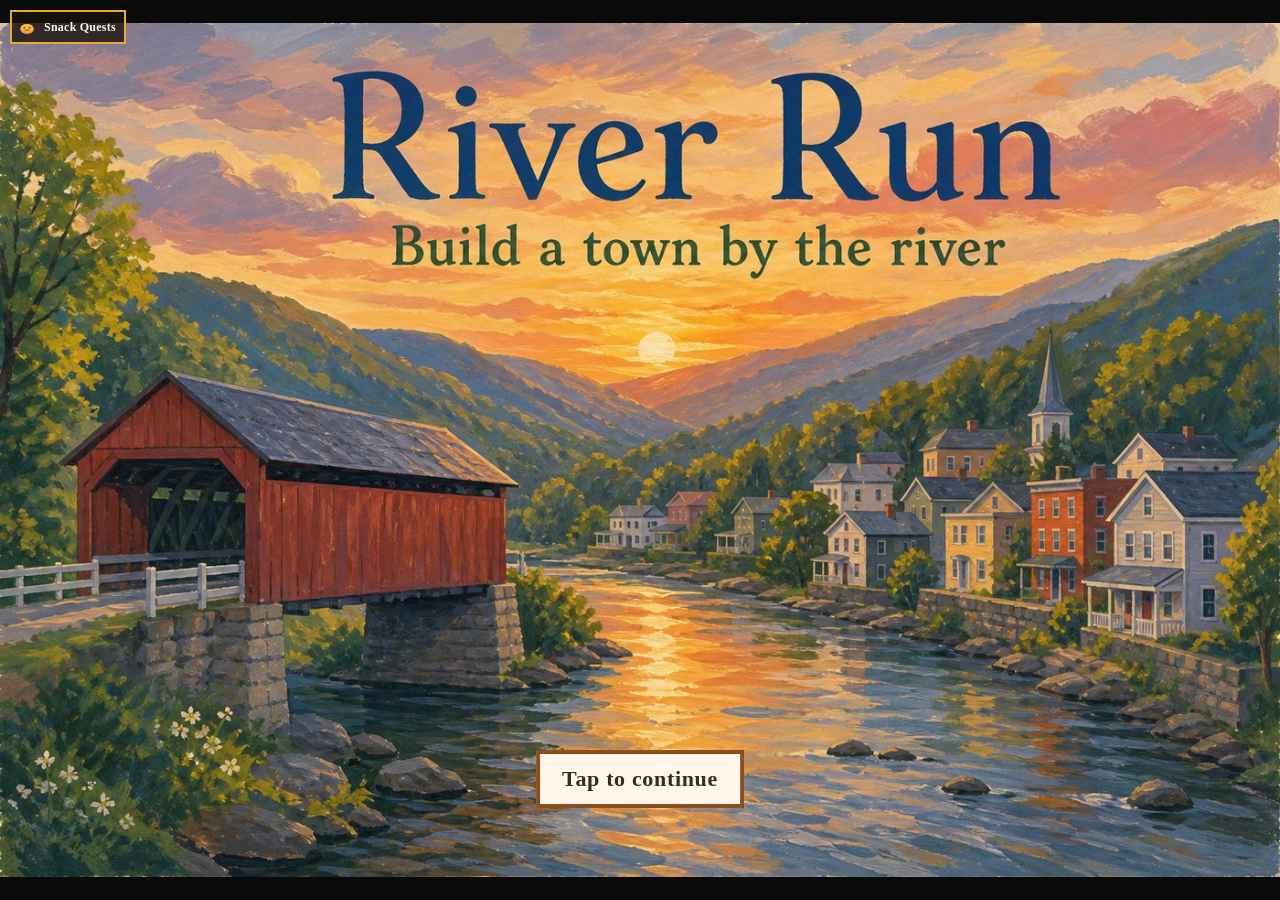
<file: games/river-run/index.html>
<!doctype html>
<html lang="en">
  <head>
    <meta charset="UTF-8" />
    <meta
      name="viewport"
      content="width=device-width, initial-scale=1.0, maximum-scale=1.0, user-scalable=no, viewport-fit=cover"
    />
    <meta name="mobile-web-app-capable" content="yes" />
    <meta name="apple-mobile-web-app-capable" content="yes" />
    <meta name="theme-color" content="#1c2b1f" />
    <title>River Run</title>
    <style>
      html,
      body {
        margin: 0;
        padding: 0;
        width: 100%;
        height: 100%;
        overflow: hidden;
        background: #1c2b1f;
        touch-action: none;
        overscroll-behavior: none;
      }
      #app {
        width: 100%;
        height: 100%;
      }
      canvas {
        display: block;
      }
    </style>
  <style>

        #sq-open {
            position: fixed;
            inset: 0;
            z-index: 99999;
            background: #0a0a0a;
            display: flex;
            align-items: center;
            justify-content: center;
            box-sizing: border-box;
            padding: env(safe-area-inset-top) env(safe-area-inset-right) env(safe-area-inset-bottom) env(safe-area-inset-left);
        }
        #sq-open.is-off { display: none !important; }
        #sq-open .sq-stage {
            position: relative;
            width: min(100%, 1400px);
            max-height: 100%;
            max-height: 100dvh;
        }
        #sq-open .sq-art {
            display: block;
            width: 100%;
            height: auto;
            max-height: 100dvh;
            object-fit: contain;
        }
        #sq-open.pixel .sq-art {
            image-rendering: pixelated;
            image-rendering: crisp-edges;
        }
        #sq-open .sq-play {
            position: absolute;
            left: 50%;
            bottom: 8%;
            transform: translateX(-50%);
            background: none;
            border: 0;
            padding: 12px 16px;
            cursor: pointer;
            -webkit-tap-highlight-color: transparent;
            touch-action: manipulation;
        }
        #sq-open .sq-play img {
            display: block;
            width: 276px;
            height: 87px;
            image-rendering: pixelated;
            image-rendering: crisp-edges;
            image-rendering: -moz-crisp-edges;
            pointer-events: none;
        }
        @media (max-width: 640px) {
            #sq-open .sq-play img { width: 184px; height: 58px; }
        }

        #sq-open .sq-continue {
            position: absolute;
            left: 50%;
            bottom: 8%;
            transform: translateX(-50%);
            background: #fff6eb;
            color: #3b2a1a;
            border: 4px solid #8b4e1f;
            font-family: Georgia, "Times New Roman", serif;
            font-size: clamp(16px, 4vw, 22px);
            font-weight: 700;
            letter-spacing: 0.03em;
            padding: 12px 22px;
            cursor: pointer;
            -webkit-tap-highlight-color: transparent;
            touch-action: manipulation;
        }
        #sq-open .sq-howto {
            display: none;
            width: min(100%, 560px);
            max-height: 92dvh;
            overflow: auto;
            box-sizing: border-box;
            padding: 8px;
        }
        #sq-open.is-howto .sq-stage { display: none; }
        #sq-open.is-howto .sq-howto { display: block; }
        #sq-open .sq-howto-card {
            background: #fff6eb;
            color: #3b2a1a;
            border: 4px solid #8b4e1f;
            padding: 22px 20px 16px;
            text-align: center;
            box-sizing: border-box;
        }
        #sq-open .sq-howto-card h2 {
            margin: 0 0 12px;
            font-family: Georgia, "Times New Roman", serif;
            font-size: clamp(22px, 5vw, 30px);
            line-height: 1.2;
        }
        #sq-open .sq-howto-card p {
            margin: 0 0 10px;
            font-size: clamp(15px, 3.6vw, 18px);
            line-height: 1.45;
            text-align: left;
        }
        #sq-open.is-howto .sq-play {
            position: static;
            transform: none;
            margin: 10px auto 0;
            display: inline-block;
        }

        #sq-open .sq-studio {
            position: absolute;
            top: 10px;
            left: 10px;
            z-index: 5;
            display: flex;
            align-items: center;
            gap: 6px;
            text-decoration: none;
            color: #fff6eb;
            background: rgba(26, 18, 12, 0.78);
            border: 2px solid #e8a838;
            padding: 4px 8px 4px 4px;
            font-family: Georgia, "Times New Roman", serif;
            font-size: 12px;
            font-weight: 700;
            letter-spacing: 0.02em;
            line-height: 1;
            -webkit-tap-highlight-color: transparent;
        }
        #sq-open .sq-studio svg {
            display: block;
            width: 22px;
            height: 22px;
            flex: none;
        }



</style>
  <script type="module" crossorigin src="./assets/index-DzL_e2aP.js"></script>
  <link rel="stylesheet" crossorigin href="./assets/index-CHcOLlwN.css">
</head>
  <body>
<div id="sq-open" role="dialog" aria-modal="true" aria-label="River Run">
    <a class="sq-studio" href="https://snackquests.com" id="sq-studio">
    <svg viewBox="0 0 64 64" width="22" height="22" aria-hidden="true" focusable="false">
      <ellipse cx="32" cy="38" rx="20" ry="14" fill="#E8A838"/>
      <ellipse cx="32" cy="34" rx="18" ry="11" fill="#F4B942"/>
      <circle cx="24" cy="34" r="2.2" fill="#3B2A1A"/>
      <circle cx="40" cy="34" r="2.2" fill="#3B2A1A"/>
      <path d="M26 40c2 2.4 10 2.4 12 0" fill="none" stroke="#3B2A1A" stroke-width="2" stroke-linecap="round"/>
    </svg>
    <span>Snack Quests</span>
  </a>
<div class="sq-stage" id="sq-art-screen">
    <img class="sq-art" src="./opening.jpg" alt="River Run">
    <button type="button" class="sq-continue" id="sq-continue">Tap to continue</button>
  </div>
  <div class="sq-howto" id="sq-howto">
    <div class="sq-howto-card">
      <h2>How to play</h2>
      <p>Build a town by the river.</p>
      <button type="button" class="sq-play" id="sq-play" aria-label="Play">
        <img src="./btn_play.png" alt="PLAY" width="92" height="29">
      </button>
    </div>
  </div>
</div>

    <div id="app"></div>
  
<script>
(function () {
  var overlay = document.getElementById('sq-open');
  var cont = document.getElementById('sq-continue');
  var btn = document.getElementById('sq-play');
  var stage = overlay && overlay.querySelector('.sq-stage');
  if (!overlay) return;
  function goHowto(e) {
    if (overlay.classList.contains('is-howto') || overlay.classList.contains('is-off')) return;
    if (e) { e.preventDefault(); e.stopPropagation(); }
    overlay.classList.add('is-howto');
  }
  function start(e) {
    if (e) { e.preventDefault(); e.stopPropagation(); }
    overlay.classList.add('is-off');
    overlay.setAttribute('aria-hidden', 'true');
    if (typeof gameState !== 'undefined' && gameState === 'TITLE') {
      gameState = 'PLAYING';
    }
    document.dispatchEvent(new CustomEvent('sq-play'));
  }
  if (cont) cont.addEventListener('click', goHowto);
  if (stage) stage.addEventListener('click', goHowto);
  if (btn) btn.addEventListener('click', start);
  window.addEventListener('keydown', function (e) {
    if (overlay.classList.contains('is-off')) return;
    if (e.code === 'Enter' || e.code === 'Space') {
      if (overlay.classList.contains('is-howto')) start(e);
      else goHowto(e);
    }
  }, true);
})();
</script>

</body>
</html>
</file>
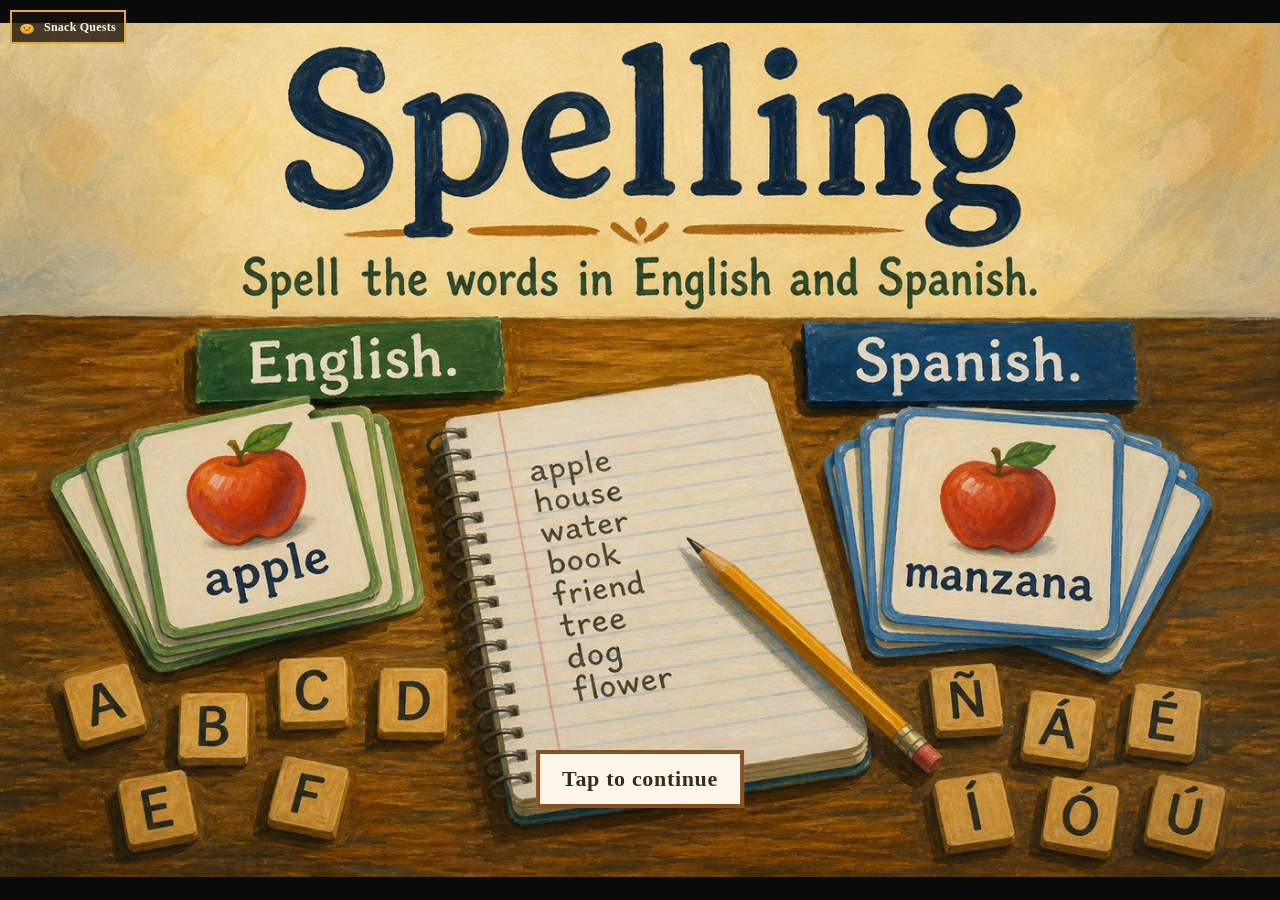
<file: games/spelling/index.html>
<!DOCTYPE html>
<html lang="en">
<head>
<meta charset="UTF-8">
<meta name="viewport" content="width=device-width, initial-scale=1.0, maximum-scale=1">
<title>Spelling</title>
<style>
  :root {
    --deep-purple: #5A276B;
    --electric-blue: #3AB8FF;
    --bright-yellow: #FFEA00;
    --vivid-orange: #FF6200;
    --bg: #FFFFFF;
    --text: #333333;
  }

  * { box-sizing: border-box; }

  html, body {
    margin: 0;
    padding: 0;
    background: var(--bg);
    color: var(--text);
    font-family: "Comic Sans MS", "Trebuchet MS", Verdana, sans-serif;
  }

  button {
    font-family: inherit;
    cursor: pointer;
  }

  .app-header {
    background: var(--deep-purple);
    color: #fff;
    text-align: center;
    padding: 18px 12px 14px;
  }

  .app-header h1 {
    margin: 0 0 4px;
    font-size: clamp(1.4rem, 5vw, 2.1rem);
  }

  .app-header p {
    margin: 0;
    font-size: clamp(0.85rem, 3vw, 1rem);
    opacity: 0.9;
  }

  .mode-nav {
    display: flex;
    gap: 8px;
    overflow-x: auto;
    padding: 12px 10px;
    background: #f4f0f7;
    position: sticky;
    top: 0;
    z-index: 10;
    border-bottom: 3px solid var(--deep-purple);
    -webkit-overflow-scrolling: touch;
  }

  .mode-btn {
    flex: 0 0 auto;
    background: var(--electric-blue);
    color: #fff;
    border: none;
    border-radius: 999px;
    padding: 12px 18px;
    font-size: 0.95rem;
    font-weight: bold;
    min-height: 44px;
    white-space: nowrap;
    box-shadow: 0 2px 0 rgba(0,0,0,0.15);
  }

  .mode-btn.active {
    background: var(--vivid-orange);
  }

  main {
    max-width: 720px;
    margin: 0 auto;
    padding: 18px 14px 50px;
  }

  .mode-section { display: none; }
  .mode-section.active { display: block; }

  .section-title {
    color: var(--vivid-orange);
    text-align: center;
    font-size: clamp(1.2rem, 4.5vw, 1.6rem);
    margin: 4px 0 16px;
  }

  .btn {
    border: none;
    border-radius: 12px;
    padding: 14px 20px;
    font-size: 1rem;
    font-weight: bold;
    min-height: 48px;
  }

  .btn-primary {
    background: var(--vivid-orange);
    color: #fff;
  }
  .btn-primary:active { filter: brightness(0.92); }

  .btn-secondary {
    background: var(--electric-blue);
    color: #fff;
  }

  .btn:disabled {
    opacity: 0.45;
    cursor: default;
  }

  .center-row {
    display: flex;
    justify-content: center;
    gap: 12px;
    flex-wrap: wrap;
  }

  /* ---------- Flashcards ---------- */
  .flash-progress {
    text-align: center;
    font-weight: bold;
    color: var(--deep-purple);
    margin-bottom: 10px;
  }

  .flip-card {
    perspective: 1200px;
    width: 100%;
    max-width: 460px;
    height: 260px;
    margin: 0 auto 18px;
  }

  .flip-card-inner {
    position: relative;
    width: 100%;
    height: 100%;
    text-align: center;
    transition: transform 0.6s;
    transform-style: preserve-3d;
    cursor: pointer;
    touch-action: pan-y;
    user-select: none;
  }

  .flip-card.flipped .flip-card-inner {
    transform: rotateY(180deg);
  }

  .flip-card-front, .flip-card-back {
    position: absolute;
    inset: 0;
    backface-visibility: hidden;
    border-radius: 22px;
    display: flex;
    flex-direction: column;
    align-items: center;
    justify-content: center;
    padding: 20px;
    box-shadow: 0 6px 0 rgba(0,0,0,0.15);
  }

  .flip-card-front {
    background: var(--electric-blue);
    color: #fff;
  }

  .flip-card-front .word {
    font-size: clamp(1.8rem, 8vw, 2.6rem);
    font-weight: bold;
    letter-spacing: 1px;
  }

  .flip-card-front .hint, .flip-card-back .hint {
    margin-top: 14px;
    font-size: 0.85rem;
    opacity: 0.85;
  }

  .flip-card-back {
    background: var(--deep-purple);
    color: #fff;
    transform: rotateY(180deg);
  }

  .flip-card-back .def-label {
    color: var(--bright-yellow);
    font-weight: bold;
    margin-bottom: 4px;
  }

  .flip-card-back p {
    margin: 4px 0 10px;
    font-size: 1rem;
  }

  /* ---------- Matching ---------- */
  .score-bar {
    text-align: center;
    font-weight: bold;
    color: var(--deep-purple);
    background: #f4f0f7;
    border-radius: 12px;
    padding: 10px;
    margin-bottom: 14px;
  }

  .match-grid {
    display: grid;
    grid-template-columns: 1fr 1fr;
    gap: 10px;
    margin-bottom: 16px;
  }

  .match-btn {
    border-radius: 14px;
    padding: 14px 8px;
    min-height: 64px;
    font-size: 0.95rem;
    font-weight: bold;
    display: flex;
    align-items: center;
    justify-content: center;
    text-align: center;
    border: 3px solid transparent;
  }

  .match-word {
    background: var(--electric-blue);
    color: #fff;
  }

  .match-def {
    background: #fff;
    color: var(--deep-purple);
    border-color: var(--deep-purple);
    font-weight: normal;
    font-size: 0.85rem;
  }

  .match-btn.selected {
    border-color: var(--bright-yellow);
    box-shadow: 0 0 0 3px var(--bright-yellow);
  }

  .match-btn.matched {
    background: var(--bright-yellow);
    color: var(--deep-purple);
    border-color: var(--bright-yellow);
  }

  .match-btn.error {
    background: var(--vivid-orange) !important;
    color: #fff !important;
  }

  .match-btn:disabled { cursor: default; }

  .win-banner {
    position: relative;
    overflow: visible;
    text-align: center;
    background: var(--bright-yellow);
    color: var(--deep-purple);
    border-radius: 14px;
    padding: 14px;
    font-weight: bold;
    margin-bottom: 14px;
    display: none;
  }
  .win-banner.show { display: block; }

  /* Celebration stars, pulled from the Puzzlers sprite sheet's
     particleCartoonStar (solid star) and particleStar (soft glow) frames. */
  .celebration-star {
    position: absolute;
    pointer-events: none;
    z-index: 5;
    animation: starTwinkle 0.5s ease-in-out infinite;
  }

  .celebration-star .glow,
  .celebration-star .shape {
    position: absolute;
    inset: 0;
    background-color: var(--bright-yellow);
    mask-repeat: no-repeat;
    mask-position: center;
    mask-size: contain;
    mask-mode: alpha;
    -webkit-mask-repeat: no-repeat;
    -webkit-mask-position: center;
    -webkit-mask-size: contain;
    image-rendering: pixelated;
  }

  .celebration-star .glow {
    inset: -65%;
    opacity: 0.8;
    mask-image: url("[data-uri]");
    -webkit-mask-image: url("[data-uri]");
  }

  .celebration-star .shape {
    mask-image: url("[data-uri]");
    -webkit-mask-image: url("[data-uri]");
  }

  @keyframes starTwinkle {
    0%, 100% { opacity: 0.2; transform: scale(0.6) rotate(0deg); }
    50% { opacity: 1; transform: scale(1.25) rotate(20deg); }
  }

  /* ---------- Spelling Drop ---------- */
  .drop-stats {
    display: flex;
    justify-content: space-between;
    font-weight: bold;
    color: var(--deep-purple);
    margin-bottom: 8px;
    padding: 0 4px;
  }

  .drop-area {
    position: relative;
    height: 300px;
    background: linear-gradient(#efe6f4, #ffffff);
    border: 3px solid var(--deep-purple);
    border-radius: 16px;
    overflow: hidden;
    margin-bottom: 14px;
  }

  .falling-letter {
    position: absolute;
    top: -15%;
    width: 48px;
    height: 48px;
    border-radius: 10px;
    background: var(--bright-yellow);
    border: 3px solid var(--vivid-orange);
    color: var(--deep-purple);
    font-size: 1.3rem;
    font-weight: bold;
    display: flex;
    align-items: center;
    justify-content: center;
    transition: top linear;
  }

  .falling-letter.falling {
    top: 100%;
  }

  .falling-letter.wrong-flash {
    background: var(--vivid-orange);
    color: #fff;
  }

  .drop-progress {
    display: flex;
    justify-content: center;
    gap: 6px;
    flex-wrap: wrap;
    margin-bottom: 14px;
  }

  .drop-slot {
    width: 34px;
    height: 40px;
    border-bottom: 4px solid var(--deep-purple);
    display: flex;
    align-items: center;
    justify-content: center;
    font-weight: bold;
    font-size: 1.2rem;
    color: var(--deep-purple);
  }

  .overlay-msg {
    position: relative;
    overflow: visible;
    text-align: center;
    background: #f4f0f7;
    border-radius: 14px;
    padding: 16px;
    margin-bottom: 14px;
  }

  .overlay-msg.success { background: var(--bright-yellow); color: var(--deep-purple); }
  .overlay-msg.danger { background: var(--vivid-orange); color: #fff; }

  /* ---------- Missing Letter Detective ---------- */
  .blank-def {
    text-align: center;
    font-style: italic;
    color: var(--deep-purple);
    margin-bottom: 14px;
  }

  .blank-word-row {
    display: flex;
    justify-content: center;
    gap: 6px;
    flex-wrap: wrap;
    margin-bottom: 20px;
  }

  .blank-box {
    min-width: 32px;
    height: 44px;
    padding: 0 4px;
    border-bottom: 4px solid var(--deep-purple);
    display: flex;
    align-items: center;
    justify-content: center;
    font-size: 1.3rem;
    font-weight: bold;
    color: var(--deep-purple);
  }

  .blank-box.empty {
    background: #f4f0f7;
    border-radius: 8px 8px 0 0;
  }

  .blank-box.filled {
    background: var(--bright-yellow);
    border-radius: 8px 8px 0 0;
  }

  .tile-bank {
    display: flex;
    justify-content: center;
    gap: 10px;
    flex-wrap: wrap;
    margin-bottom: 16px;
  }

  .letter-tile {
    width: 52px;
    height: 52px;
    border-radius: 12px;
    background: var(--electric-blue);
    color: #fff;
    border: none;
    font-size: 1.4rem;
    font-weight: bold;
  }

  .letter-tile.error {
    background: var(--vivid-orange);
  }

  /* ---------- Speed Word Search ---------- */
  .search-target {
    position: relative;
    overflow: visible;
    text-align: center;
    background: #f4f0f7;
    border-radius: 14px;
    padding: 12px;
    margin-bottom: 10px;
  }

  .search-target .label {
    color: var(--vivid-orange);
    font-weight: bold;
    font-size: 0.85rem;
  }

  .search-timer {
    text-align: center;
    font-weight: bold;
    color: var(--vivid-orange);
    margin-bottom: 10px;
  }

  .search-grid {
    display: grid;
    gap: 3px;
    justify-content: center;
    margin-bottom: 16px;
    user-select: none;
    touch-action: none;
  }

  .search-cell {
    width: clamp(24px, 8vw, 36px);
    height: clamp(24px, 8vw, 36px);
    display: flex;
    align-items: center;
    justify-content: center;
    background: #fff;
    border: 1px solid #ddd;
    font-weight: bold;
    font-size: clamp(0.7rem, 3vw, 0.95rem);
    color: var(--text);
    border-radius: 4px;
  }

  .search-cell.selecting {
    background: var(--bright-yellow);
  }

  .search-cell.found {
    background: var(--electric-blue);
    color: #fff;
  }

  .search-cell.wrong {
    background: var(--vivid-orange);
    color: #fff;
  }

  footer {
    text-align: center;
    color: #888;
    font-size: 0.8rem;
    padding: 20px 10px 30px;
  }
</style>
<style>

        #sq-open {
            position: fixed;
            inset: 0;
            z-index: 99999;
            background: #0a0a0a;
            display: flex;
            align-items: center;
            justify-content: center;
            box-sizing: border-box;
            padding: env(safe-area-inset-top) env(safe-area-inset-right) env(safe-area-inset-bottom) env(safe-area-inset-left);
        }
        #sq-open.is-off { display: none !important; }
        #sq-open .sq-stage {
            position: relative;
            width: min(100%, 1400px);
            max-height: 100%;
            max-height: 100dvh;
        }
        #sq-open .sq-art {
            display: block;
            width: 100%;
            height: auto;
            max-height: 100dvh;
            object-fit: contain;
        }
        #sq-open.pixel .sq-art {
            image-rendering: pixelated;
            image-rendering: crisp-edges;
        }
        #sq-open .sq-play {
            position: absolute;
            left: 50%;
            bottom: 8%;
            transform: translateX(-50%);
            background: none;
            border: 0;
            padding: 12px 16px;
            cursor: pointer;
            -webkit-tap-highlight-color: transparent;
            touch-action: manipulation;
        }
        #sq-open .sq-play img {
            display: block;
            width: 276px;
            height: 87px;
            image-rendering: pixelated;
            image-rendering: crisp-edges;
            image-rendering: -moz-crisp-edges;
            pointer-events: none;
        }
        @media (max-width: 640px) {
            #sq-open .sq-play img { width: 184px; height: 58px; }
        }

        #sq-open .sq-continue {
            position: absolute;
            left: 50%;
            bottom: 8%;
            transform: translateX(-50%);
            background: #fff6eb;
            color: #3b2a1a;
            border: 4px solid #8b4e1f;
            font-family: Georgia, "Times New Roman", serif;
            font-size: clamp(16px, 4vw, 22px);
            font-weight: 700;
            letter-spacing: 0.03em;
            padding: 12px 22px;
            cursor: pointer;
            -webkit-tap-highlight-color: transparent;
            touch-action: manipulation;
        }
        #sq-open .sq-howto {
            display: none;
            width: min(100%, 560px);
            max-height: 92dvh;
            overflow: auto;
            box-sizing: border-box;
            padding: 8px;
        }
        #sq-open.is-howto .sq-stage { display: none; }
        #sq-open.is-howto .sq-howto { display: block; }
        #sq-open .sq-howto-card {
            background: #fff6eb;
            color: #3b2a1a;
            border: 4px solid #8b4e1f;
            padding: 22px 20px 16px;
            text-align: center;
            box-sizing: border-box;
        }
        #sq-open .sq-howto-card h2 {
            margin: 0 0 12px;
            font-family: Georgia, "Times New Roman", serif;
            font-size: clamp(22px, 5vw, 30px);
            line-height: 1.2;
        }
        #sq-open .sq-howto-card p {
            margin: 0 0 10px;
            font-size: clamp(15px, 3.6vw, 18px);
            line-height: 1.45;
            text-align: left;
        }
        #sq-open.is-howto .sq-play {
            position: static;
            transform: none;
            margin: 10px auto 0;
            display: inline-block;
        }

        #sq-open .sq-studio {
            position: absolute;
            top: 10px;
            left: 10px;
            z-index: 5;
            display: flex;
            align-items: center;
            gap: 6px;
            text-decoration: none;
            color: #fff6eb;
            background: rgba(26, 18, 12, 0.78);
            border: 2px solid #e8a838;
            padding: 4px 8px 4px 4px;
            font-family: Georgia, "Times New Roman", serif;
            font-size: 12px;
            font-weight: 700;
            letter-spacing: 0.02em;
            line-height: 1;
            -webkit-tap-highlight-color: transparent;
        }
        #sq-open .sq-studio svg {
            display: block;
            width: 22px;
            height: 22px;
            flex: none;
        }



</style>
</head>
<body>
<div id="sq-open" role="dialog" aria-modal="true" aria-label="Spelling">
    <a class="sq-studio" href="https://snackquests.com" id="sq-studio">
    <svg viewBox="0 0 64 64" width="22" height="22" aria-hidden="true" focusable="false">
      <ellipse cx="32" cy="38" rx="20" ry="14" fill="#E8A838"/>
      <ellipse cx="32" cy="34" rx="18" ry="11" fill="#F4B942"/>
      <circle cx="24" cy="34" r="2.2" fill="#3B2A1A"/>
      <circle cx="40" cy="34" r="2.2" fill="#3B2A1A"/>
      <path d="M26 40c2 2.4 10 2.4 12 0" fill="none" stroke="#3B2A1A" stroke-width="2" stroke-linecap="round"/>
    </svg>
    <span>Snack Quests</span>
  </a>
<div class="sq-stage" id="sq-art-screen">
    <img class="sq-art" src="assets/opening.jpg" alt="Spelling">
    <button type="button" class="sq-continue" id="sq-continue">Tap to continue</button>
  </div>
  <div class="sq-howto" id="sq-howto">
    <div class="sq-howto-card">
      <h2>Spelling &mdash; Level 3, Session 1</h2>
      <p>Multiple different games to help improve your spelling in English and Spanish.</p>
      <button type="button" class="sq-play" id="sq-play" aria-label="Play">
        <img src="assets/btn_play.png" alt="PLAY" width="92" height="29">
      </button>
    </div>
  </div>
</div>


<header class="app-header">
  <h1>Spelling</h1>
  <p>September, Week 1 vocabulary practice</p>
</header>

<nav class="mode-nav" id="modeNav">
  <button class="mode-btn active" data-mode="flashcards">Flashcards</button>
  <button class="mode-btn" data-mode="matching">Matching</button>
  <button class="mode-btn" data-mode="drop">Spelling Drop</button>
  <button class="mode-btn" data-mode="blank">Missing Letter</button>
  <button class="mode-btn" data-mode="search">Word Search</button>
</nav>

<main>

  <!-- Flashcards -->
  <section class="mode-section active" id="flashcards-section">
    <h2 class="section-title">Flashcards</h2>
    <div class="flash-progress" id="flashProgress">Card 1 of 10</div>
    <div class="flip-card" id="flipCard">
      <div class="flip-card-inner" id="flipCardInner">
        <div class="flip-card-front">
          <div class="word" id="flashWord">WORD</div>
          <div class="hint">Tap to flip &middot; swipe for next/previous</div>
        </div>
        <div class="flip-card-back">
          <div class="def-label">Definition</div>
          <p id="flashDef">definition</p>
          <div class="def-label">Sentence</div>
          <p id="flashSentence">sentence</p>
          <div class="hint">Tap to flip back</div>
        </div>
      </div>
    </div>
    <div class="center-row">
      <button class="btn btn-primary" id="flashPrev">&#8592; Previous</button>
      <button class="btn btn-primary" id="flashNext">Next &#8594;</button>
    </div>
  </section>

  <!-- Matching -->
  <section class="mode-section" id="matching-section">
    <h2 class="section-title">Matching</h2>
    <div class="score-bar" id="matchScoreBar">Matches: 0 / 6 &nbsp;|&nbsp; Score: 0</div>
    <div class="win-banner" id="matchWinBanner">You matched them all! Great job!</div>
    <div class="match-grid" id="matchGrid"></div>
    <div class="center-row">
      <button class="btn btn-primary" id="matchReset">New Round</button>
    </div>
  </section>

  <!-- Spelling Drop -->
  <section class="mode-section" id="drop-section">
    <h2 class="section-title">Spelling Drop</h2>
    <div class="drop-stats">
      <span id="dropScore">Score: 0</span>
      <span id="dropLives">Lives: 3</span>
    </div>
    <div class="drop-area" id="dropArea"></div>
    <div class="drop-progress" id="dropProgress"></div>
    <div class="overlay-msg" id="dropMessage" style="display:none;"></div>
    <div class="center-row">
      <button class="btn btn-primary" id="dropRestart">Restart Game</button>
    </div>
  </section>

  <!-- Missing Letter Detective -->
  <section class="mode-section" id="blank-section">
    <h2 class="section-title">Missing Letter Detective</h2>
    <div class="score-bar" id="blankScoreBar">Score: 0</div>
    <div class="blank-def" id="blankSentence">Sentence with a blanked word appears here.</div>
    <div class="blank-word-row" id="blankWordRow"></div>
    <div class="tile-bank" id="blankBank"></div>
    <div class="overlay-msg" id="blankMessage" style="display:none;"></div>
    <div class="center-row">
      <button class="btn btn-primary" id="blankSkip">Skip Word</button>
    </div>
  </section>

  <!-- Speed Word Search -->
  <section class="mode-section" id="search-section">
    <h2 class="section-title">Speed Word Search</h2>
    <div class="score-bar" id="searchScoreBar">Score: 0</div>
    <div class="search-target" id="searchTarget">
      <div class="label">FIND THE WORD THAT MEANS:</div>
      <div id="searchDefText">definition</div>
    </div>
    <div class="search-timer" id="searchTimer">Time left: 1:20</div>
    <div class="search-grid" id="searchGrid"></div>
    <div class="overlay-msg" id="searchMessage" style="display:none;"></div>
    <div class="center-row">
      <button class="btn btn-primary" id="searchRestart">New Grid</button>
    </div>
  </section>

</main>

<footer>Practice makes perfect spellers.</footer>

<script>
(function () {
  "use strict";

  // ---------------------------------------------------------------
  // Data
  // ---------------------------------------------------------------
  var WORDS = [
    { word: "accident", def: "An unexpected event that causes damage or injury.", sentence: "He slipped on the ice and had a minor accident." },
    { word: "actual", def: "Existing in fact or reality.", sentence: "The actual cost was higher than the estimate." },
    { word: "admiral", def: "A high-ranking commander in the navy.", sentence: "The admiral gave the order to set sail." },
    { word: "adventure", def: "An exciting or unusual experience.", sentence: "Going on the camping trip was a grand adventure." },
    { word: "afraid", def: "Feeling fear or apprehension.", sentence: "She was afraid of the dark room." },
    { word: "airplane", def: "A powered flying vehicle with fixed wings.", sentence: "The airplane soared high above the clouds." },
    { word: "alphabet", def: "A set of letters in a fixed order.", sentence: "Young children learn the alphabet song in preschool." },
    { word: "always", def: "At all times or on every occasion.", sentence: "He always brushes his teeth before bed." },
    { word: "amount", def: "A quantity of something.", sentence: "A large amount of snow fell overnight." },
    { word: "ancient", def: "Belonging to the very distant past.", sentence: "They explored the ruins of an ancient castle." },
    { word: "animal", def: "A living organism that feeds on organic matter.", sentence: "The tiger is a powerful wild animal." },
    { word: "another", def: "One more in addition to the existing one.", sentence: "Would you like another slice of pie?" },
    { word: "answer", def: "A reply to a question.", sentence: "She raised her hand to give the correct answer." },
    { word: "anxious", def: "Experiencing worry, unease, or nervousness.", sentence: "He felt anxious before taking the big test." },
    { word: "anyone", def: "Any person at all.", sentence: "Does anyone know the way to the library?" },
    { word: "anything", def: "Used to refer to a thing, no matter what.", sentence: "You can ask me anything you want." },
    { word: "anyway", def: "Used to indicate that a statement is true despite other factors.", sentence: "It was raining, but we went outside anyway." },
    { word: "appear", def: "Come into sight or become visible.", sentence: "A rainbow began to appear in the sky." },
    { word: "appliance", def: "A device or machine designed for a specific task.", sentence: "The refrigerator is a major kitchen appliance." },
    { word: "april", def: "The fourth month of the year.", sentence: "Spring flowers start blooming in April." },
    { word: "arctic", def: "Relating to the regions around the North Pole.", sentence: "Polar bears are built to survive the freezing arctic." },
    { word: "around", def: "Located on every side or in a circle.", sentence: "They gathered around the campfire to stay warm." },
    { word: "arrange", def: "Put things in a neat, attractive, or required order.", sentence: "She helped arrange the books on the shelf." },
    { word: "arrive", def: "Reach a destination.", sentence: "The train is scheduled to arrive at noon." },
    { word: "article", def: "A piece of writing included in a publication.", sentence: "He wrote a fascinating article about space." },
    { word: "artist", def: "A person who creates paintings, drawings, or sculptures.", sentence: "The artist mixed blue and yellow paint on her palette." },
    { word: "asking", def: "Saying something in order to obtain information.", sentence: "He was asking a lot of questions about how cars work." },
    { word: "asleep", def: "In a state of sleep.", sentence: "The puppy was fast asleep on the rug." },
    { word: "astonish", def: "Surprise or impress greatly.", sentence: "The magician plans to astonish the audience with his tricks." },
    { word: "athlete", def: "A person who is proficient in sports and physical exercises.", sentence: "The runner trained hard to become an Olympic athlete." },
    { word: "attack", def: "Take aggressive action against someone or something.", sentence: "The knight defended the castle from the enemy attack." },
    { word: "attention", def: "Notice taken of someone or something.", sentence: "The loud noise caught everyone's attention." },
    { word: "august", def: "The eighth month of the year.", sentence: "The weather is usually very hot in August." },
    { word: "author", def: "A writer of a book, article, or report.", sentence: "My favorite author just released a new mystery novel." },
    { word: "autumn", def: "The season between summer and winter.", sentence: "Leaves turn red and gold during autumn." },
    { word: "avenue", def: "A broad road or street.", sentence: "Their house is located on a quiet tree-lined avenue." },
    { word: "awake", def: "Not sleeping.", sentence: "He was wide awake long before sunrise." },
    { word: "awkward", def: "Causing difficulty or embarrassment; clumsy.", sentence: "Carrying the large, slippery box felt very awkward." },
    { word: "baggage", def: "Personal belongings packed for traveling.", sentence: "They checked their heavy baggage at the airport counter." },
    { word: "balance", def: "An even distribution of weight enabling someone or something to remain upright.", sentence: "The tightrope walker kept her balance high above the ground." },
    { word: "bamboo", def: "A giant woody grass with hollow stems.", sentence: "Pandas spend most of their day eating bamboo." },
    { word: "bandage", def: "A strip of material used to bind a wound.", sentence: "The nurse put a clean bandage on his scraped knee." },
    { word: "banquet", def: "A large formal meal for a large number of people.", sentence: "The king hosted a grand banquet for his guests." },
    { word: "bargain", def: "A thing bought for much less than its normal price.", sentence: "She found a great bargain on winter boots." },
    { word: "barrel", def: "A cylindrical container made of wood or metal with flat ends.", sentence: "The old wooden barrel was filled with rainwater." },
    { word: "basement", def: "The floor of a building partly or entirely below ground level.", sentence: "They store old holiday decorations in the basement." },
    { word: "basket", def: "A container made of woven material.", sentence: "She carried a basket full of fresh apples." },
    { word: "batter", def: "A semi-liquid mixture containing flour, milk, and eggs.", sentence: "She poured the pancake batter onto the hot griddle." },
    { word: "beacon", def: "A fire or light set up on a high or prominent position as a warning or signal.", sentence: "The lighthouse served as a beacon for ships at sea." },
    { word: "beanie", def: "A small, close-fitting brimless hat.", sentence: "He pulled his wool beanie down over his ears." },
    { word: "beauty", def: "A combination of qualities that pleases the intellect or moral sense.", sentence: "They stopped to admire the natural beauty of the canyon." },
    { word: "become", def: "Begin to be.", sentence: "The caterpillar will eventually become a butterfly." },
    { word: "bedspread", def: "A decorative cloth cover placed over a bed.", sentence: "She smoothed a colorful quilt-style bedspread over the mattress." },
    { word: "before", def: "Earlier than the time mentioned.", sentence: "Wash your hands before eating dinner." },
    { word: "begin", def: "Start.", sentence: "The movie is about to begin in a minute." },
    { word: "behavior", def: "The way in which one acts or conducts oneself.", sentence: "The teacher praised the students for their good behavior." },
    { word: "behind", def: "At or to the back of.", sentence: "He hid behind the large oak tree." },
    { word: "believe", def: "Accept as true or real.", sentence: "Do you believe in magic?" },
    { word: "belong", def: "Be the property of someone.", sentence: "This red backpack belongs to my sister." },
    { word: "below", def: "At a lower level or layer.", sentence: "The valley stretched out far below the mountain peak." },
    { word: "beneath", def: "Extending to a lower position than; under.", sentence: "He found the lost key hidden beneath the rug." },
    { word: "berry", def: "A small, pulpy, and often edible fruit.", sentence: "They picked sweet wild blueberries in the woods." },
    { word: "besides", def: "In addition to; apart from.", sentence: "Besides math, she also loves science class." },
    { word: "blanket", def: "A large piece of warm cloth used for sleeping or keeping warm.", sentence: "He wrapped a cozy wool blanket around his shoulders." },
    { word: "beyond", def: "On the further side of.", sentence: "The rolling hills stretched far beyond the horizon." },
    { word: "bicycle", def: "A vehicle with two wheels powered by pedals.", sentence: "He rode his bicycle down the paved driveway." },
    { word: "bigger", def: "Larger in size or extent.", sentence: "An elephant is much bigger than a horse." },
    { word: "billion", def: "The number equivalent to one thousand million.", sentence: "The universe contains billions of distant stars." },
    { word: "biology", def: "The study of living organisms.", sentence: "They learned about plant cells in biology class." },
    { word: "biscuit", def: "A small, baked flour-based leavened bread product.", sentence: "She spread warm butter over a freshly baked biscuit." },
    { word: "blossom", def: "A flower or a mass of flowers on a tree or bush.", sentence: "The cherry tree burst into pink blossom in the spring." },
    { word: "board", def: "A long, thin, flat piece of wood or other hard material.", sentence: "He used a saw to cut the wooden board." },
    { word: "boiler", def: "A fuel-burning apparatus used for heating water.", sentence: "The basement boiler keeps the whole house warm in winter." },
    { word: "bonanza", def: "A situation that creates a sudden increase in wealth or good fortune.", sentence: "The garage sale turned out to be a pricing bonanza for collectors." },
    { word: "border", def: "A line separating two countries, political divisions, or other areas.", sentence: "They crossed the border into Canada." },
    { word: "borrow", def: "Take and use something with the intention of returning it.", sentence: "May I borrow your red marker for a minute?" },
    { word: "bottle", def: "A glass or plastic container with a narrow neck, used for storing liquids.", sentence: "He filled his reusable water bottle at the fountain." },
    { word: "bottom", def: "The lowest point or part of something.", sentence: "Coins sank straight to the bottom of the pool." },
    { word: "boulder", def: "A large rock, typically one that has been worn smooth.", sentence: "A massive boulder blocked the hiking trail." },
    { word: "bounce", def: "Rebound off a surface.", sentence: "The tennis ball began to bounce across the court." },
    { word: "bountiful", def: "Large in quantity; abundant.", sentence: "The garden produced a bountiful harvest of tomatoes." },
    { word: "bouquet", def: "An attractively arranged bunch of flowers.", sentence: "He handed his mother a bright bouquet of tulips." },
    { word: "bowl", def: "A round, deep dish used for food or liquid.", sentence: "She ate a warm bowl of soup for lunch." },
    { word: "bracket", def: "A L-shaped support fixed to a wall to hold up a shelf.", sentence: "He secured the metal bracket to the wall studs." },
    { word: "branch", def: "A part of a tree that grows out from the trunk.", sentence: "A little bluebird landed on the low oak branch." },
    { word: "brave", def: "Ready to face and endure danger or pain.", sentence: "The firefighter was brave during the rescue." },
    { word: "breeze", def: "A gentle wind.", sentence: "A cool afternoon breeze rippled through the grass." },
    { word: "brief", def: "Lasting for a short time.", sentence: "They took a brief pause before continuing the hike." },
    { word: "bright", def: "Giving out a lot of light; shining.", sentence: "The sun was bright in the clear sky." },
    { word: "brilliant", def: "Very bright; exceptionally clever or talented.", sentence: "She came up with a brilliant idea for the science project." },
    { word: "bring", def: "Come to a place with someone or something.", sentence: "Please bring your notebook to the meeting." },
    { word: "brittle", def: "Hard but liable to break easily.", sentence: "Dry autumn leaves are very brittle underfoot." },
    { word: "broad", def: "Having a distance from side to side; wide.", sentence: "They crossed the broad river on a ferry." },
    { word: "broken", def: "Fractured, damaged, or having been divided.", sentence: "He taped together the pieces of the broken plate." },
    { word: "bronze", def: "A yellowish-brown alloy of copper with tin.", sentence: "The winner of the third-place race received a bronze medal." },
    { word: "brown", def: "Of a color produced by mixing red, yellow, and blue.", sentence: "The cute puppy had soft brown fur." },
    { word: "bubble", def: "A thin sphere of liquid enclosing air or gas.", sentence: "The children blew giant soap bubbles in the yard." },
    { word: "bucket", def: "A cylindrical vessel with a handle, used for carrying liquids.", sentence: "He filled the red plastic bucket with soapy water." },
    { word: "buckle", def: "A device used for fastening two ends of a belt or strap.", sentence: "He snapped the seatbelt buckle into place." },
    { word: "budget", def: "An estimate of income and expenditure for a set period.", sentence: "They planned a tight monthly grocery budget." },
    { word: "buffalo", def: "A large, heavily built wild ox.", sentence: "A herd of wild buffalo grazed across the plains." },
    { word: "builder", def: "A person who constructs or repairs buildings.", sentence: "The home builder laid out the foundation for the house." },
    { word: "bundle", def: "A collection of things tied together or wrapped up.", sentence: "She carried a heavy bundle of firewood indoors." },
    { word: "burden", def: "A load, typically a heavy one.", sentence: "Carrying the heavy backpack felt like a burden." },
    { word: "bureau", def: "An office or department for transacting business, or a chest of drawers.", sentence: "He placed his folded sweaters inside the wooden bureau." },
    { word: "burner", def: "The part of a stove or furnace that produces flame or heat.", sentence: "She turned on the front stove burner to boil water." },
    { word: "bushel", def: "A unit of capacity equal to eight gallons.", sentence: "They harvested a whole bushel of crisp apples." },
    { word: "business", def: "A person's regular occupation, profession, or trade.", sentence: "She opened a small local bakery business." },
    { word: "butterfly", def: "An insect with large, often colorful wings.", sentence: "A bright orange butterfly landed on the flower." },
    { word: "calendar", def: "A chart showing the days, weeks, and months of a year.", sentence: "She circled her birthday on the calendar." }
  ];

  function shuffle(arr) {
    var a = arr.slice();
    for (var i = a.length - 1; i > 0; i--) {
      var j = Math.floor(Math.random() * (i + 1));
      var t = a[i]; a[i] = a[j]; a[j] = t;
    }
    return a;
  }

  function byId(id) { return document.getElementById(id); }

  // ---------------------------------------------------------------
  // Mode switching
  // ---------------------------------------------------------------
  var currentMode = "flashcards";
  var cleanupFns = {};

  function switchMode(mode) {
    if (cleanupFns[currentMode]) cleanupFns[currentMode]();
    currentMode = mode;

    var sections = document.querySelectorAll(".mode-section");
    for (var i = 0; i < sections.length; i++) sections[i].classList.remove("active");
    byId(mode + "-section").classList.add("active");

    var btns = document.querySelectorAll(".mode-btn");
    for (var j = 0; j < btns.length; j++) {
      btns[j].classList.toggle("active", btns[j].getAttribute("data-mode") === mode);
    }

    if (mode === "flashcards") initFlashcards();
    if (mode === "matching") initMatching();
    if (mode === "drop") initDrop();
    if (mode === "blank") initBlank();
    if (mode === "search") initSearch();
  }

  byId("modeNav").addEventListener("click", function (e) {
    var btn = e.target.closest(".mode-btn");
    if (!btn) return;
    switchMode(btn.getAttribute("data-mode"));
  });

  // =================================================================
  // 1. Flashcards
  // =================================================================
  var flashIndex = 0;

  function initFlashcards() {
    flashIndex = 0;
    renderFlashcard();
  }

  function renderFlashcard() {
    var item = WORDS[flashIndex];
    byId("flipCard").classList.remove("flipped");
    byId("flashWord").textContent = item.word.toUpperCase();
    byId("flashDef").textContent = item.def;
    byId("flashSentence").textContent = item.sentence;
    byId("flashProgress").textContent = "Card " + (flashIndex + 1) + " of " + WORDS.length;
  }

  byId("flashNext").addEventListener("click", function () {
    flashIndex = (flashIndex + 1) % WORDS.length;
    renderFlashcard();
  });

  byId("flashPrev").addEventListener("click", function () {
    flashIndex = (flashIndex - 1 + WORDS.length) % WORDS.length;
    renderFlashcard();
  });

  // A tap flips the card; a horizontal drag past the threshold changes
  // cards instead (swipe left = next, swipe right = previous), so both
  // gestures live on the same pointer stream without fighting each other.
  var SWIPE_THRESHOLD = 40;
  var flashSwipe = { active: false, startX: 0, startY: 0 };

  byId("flipCardInner").addEventListener("pointerdown", function (e) {
    flashSwipe.active = true;
    flashSwipe.startX = e.clientX;
    flashSwipe.startY = e.clientY;
  });

  byId("flipCardInner").addEventListener("pointerup", function (e) {
    if (!flashSwipe.active) return;
    flashSwipe.active = false;
    var dx = e.clientX - flashSwipe.startX;
    var dy = e.clientY - flashSwipe.startY;

    if (Math.abs(dx) > SWIPE_THRESHOLD && Math.abs(dx) > Math.abs(dy)) {
      if (dx < 0) {
        flashIndex = (flashIndex + 1) % WORDS.length;
      } else {
        flashIndex = (flashIndex - 1 + WORDS.length) % WORDS.length;
      }
      renderFlashcard();
    } else {
      byId("flipCard").classList.toggle("flipped");
    }
  });

  byId("flipCardInner").addEventListener("pointerleave", function () {
    flashSwipe.active = false;
  });

  // =================================================================
  // 2. Matching
  // =================================================================
  var matchState = null;

  // Persistent draw pile so rounds march through the whole word list
  // instead of resampling the same handful over and over. Refills with a
  // fresh shuffle once it runs low, so every word turns up eventually.
  var matchDrawPile = [];

  function nextMatchWords(n) {
    if (matchDrawPile.length < n) {
      matchDrawPile = matchDrawPile.concat(shuffle(WORDS));
    }
    return matchDrawPile.splice(0, n);
  }

  function initMatching() {
    var roundWords = nextMatchWords(6);
    matchState = {
      words: shuffle(roundWords),
      defs: shuffle(roundWords),
      selectedWordEl: null,
      selectedWordItem: null,
      matchedCount: 0,
      total: roundWords.length,
      score: 0,
      locked: false
    };
    byId("matchWinBanner").classList.remove("show");
    renderMatching();
  }

  function renderMatching() {
    var grid = byId("matchGrid");
    grid.innerHTML = "";

    matchState.words.forEach(function (item) {
      var b = document.createElement("button");
      b.className = "match-btn match-word";
      b.textContent = item.word;
      b.dataset.word = item.word;
      b.addEventListener("click", function () { onWordClick(item, b); });
      grid.appendChild(b);
    });

    matchState.defs.forEach(function (item) {
      var b = document.createElement("button");
      b.className = "match-btn match-def";
      b.textContent = item.def;
      b.dataset.word = item.word;
      b.addEventListener("click", function () { onDefClick(item, b); });
      grid.appendChild(b);
    });

    updateMatchScoreBar();
  }

  function updateMatchScoreBar() {
    byId("matchScoreBar").textContent =
      "Matches: " + matchState.matchedCount + " / " + matchState.total +
      "  |  Score: " + matchState.score;
  }

  function onWordClick(item, el) {
    if (matchState.locked || el.classList.contains("matched")) return;
    var prev = matchState.selectedWordEl;
    if (prev) prev.classList.remove("selected");
    matchState.selectedWordEl = el;
    matchState.selectedWordItem = item;
    el.classList.add("selected");
  }

  function onDefClick(item, el) {
    if (matchState.locked || el.classList.contains("matched")) return;
    if (!matchState.selectedWordItem) return;

    var wordEl = matchState.selectedWordEl;
    var wordItem = matchState.selectedWordItem;

    if (wordItem.word === item.word) {
      wordEl.classList.remove("selected");
      wordEl.classList.add("matched");
      el.classList.add("matched");
      wordEl.disabled = true;
      el.disabled = true;
      matchState.matchedCount++;
      matchState.score += 10;
      matchState.selectedWordEl = null;
      matchState.selectedWordItem = null;
      updateMatchScoreBar();
      if (matchState.matchedCount === matchState.total) {
        byId("matchWinBanner").classList.add("show");
        spawnCelebrationStars();
      }
    } else {
      matchState.locked = true;
      wordEl.classList.add("error");
      el.classList.add("error");
      matchState.score = Math.max(0, matchState.score - 2);
      updateMatchScoreBar();
      setTimeout(function () {
        wordEl.classList.remove("error", "selected");
        el.classList.remove("error");
        matchState.selectedWordEl = null;
        matchState.selectedWordItem = null;
        matchState.locked = false;
      }, 500);
    }
  }

  byId("matchReset").addEventListener("click", initMatching);

  // Shape/glow color pairs, all drawn from the orange-yellow half of the
  // palette (bright yellow and vivid orange, plus lighter/darker tints of
  // each) so every star reads as "on brand" while still varying a bit.
  var STAR_COLOR_PAIRS = [
    { shape: "#FFEA00", glow: "#FFB300" }, // bright yellow star, amber glow
    { shape: "#FF6200", glow: "#FFCF33" }, // vivid orange star, lighter yellow glow
    { shape: "#FFD400", glow: "#FF6200" }, // deeper yellow star, orange glow
    { shape: "#FF8A3D", glow: "#FFEA00" }  // lighter orange star, bright yellow glow
  ];

  // Shared celebration used by every mode: spawns a burst of stars inside
  // any positioned container and clears them after `duration` ms. Used for
  // the big matching-round win and for the smaller per-success flashes in
  // Spelling Drop, Missing Letter Detective, and Speed Word Search.
  function spawnStars(container, opts) {
    if (!container) return;
    opts = opts || {};
    var count = opts.count || 16;
    var duration = opts.duration || 3000;
    var minSize = opts.minSize || 16;
    var maxSize = opts.maxSize || 36;

    var old = container.querySelectorAll(".celebration-star");
    for (var k = 0; k < old.length; k++) old[k].remove();

    for (var i = 0; i < count; i++) {
      var star = document.createElement("div");
      star.className = "celebration-star";
      var size = minSize + Math.random() * (maxSize - minSize);
      star.style.width = size + "px";
      star.style.height = size + "px";
      star.style.left = (-10 + Math.random() * 115) + "%";
      star.style.top = (-45 + Math.random() * 150) + "%";
      star.style.animationDelay = (Math.random() * 0.6) + "s";
      var colors = STAR_COLOR_PAIRS[Math.floor(Math.random() * STAR_COLOR_PAIRS.length)];
      var glow = document.createElement("div");
      glow.className = "glow";
      glow.style.backgroundColor = colors.glow;
      var shape = document.createElement("div");
      shape.className = "shape";
      shape.style.backgroundColor = colors.shape;
      star.appendChild(glow);
      star.appendChild(shape);
      container.appendChild(star);
    }

    setTimeout(function () {
      var stars = container.querySelectorAll(".celebration-star");
      for (var j = 0; j < stars.length; j++) stars[j].remove();
    }, duration);
  }

  function spawnCelebrationStars() {
    spawnStars(byId("matchWinBanner"), { count: 16, duration: 3000, minSize: 16, maxSize: 36 });
  }

  // =================================================================
  // 3. Spelling Drop (falling letters)
  // =================================================================
  var dropState = null;

  // Eases kids in: word 1 falls 3x slower than normal, word 2 is 2x
  // faster than word 1, and word 3 onward settles at the normal speed.
  var DROP_SPEED_STAGES = [13500, 6750, 4500];

  function initDrop() {
    dropState = {
      queue: shuffle(WORDS),
      qIndex: 0,
      word: "",
      spelled: "",
      lives: 3,
      score: 0,
      wordNumber: 0,
      fallDuration: DROP_SPEED_STAGES[0],
      timers: [],
      active: true
    };
    byId("dropMessage").style.display = "none";
    updateDropStats();
    loadDropWord();
  }

  function cleanupDrop() {
    if (!dropState) return;
    dropState.active = false;
    dropState.timers.forEach(clearTimeout);
    dropState.timers = [];
    byId("dropArea").innerHTML = "";
  }
  cleanupFns.drop = cleanupDrop;

  function addDropTimer(fn, ms) {
    var id = setTimeout(function () {
      if (!dropState || !dropState.active) return;
      fn();
    }, ms);
    dropState.timers.push(id);
    return id;
  }

  function updateDropStats() {
    byId("dropScore").textContent = "Score: " + dropState.score;
    byId("dropLives").textContent = "Lives: " + dropState.lives;
  }

  function loadDropWord() {
    if (dropState.qIndex >= dropState.queue.length) {
      dropState.queue = shuffle(WORDS);
      dropState.qIndex = 0;
    }
    dropState.word = dropState.queue[dropState.qIndex].word.toUpperCase();
    dropState.spelled = "";
    dropState.fallDuration = DROP_SPEED_STAGES[Math.min(dropState.wordNumber, DROP_SPEED_STAGES.length - 1)];
    dropState.wordNumber++;
    renderDropProgress();
    spawnDropStep();
  }

  function renderDropProgress() {
    var row = byId("dropProgress");
    row.innerHTML = "";
    for (var i = 0; i < dropState.word.length; i++) {
      var slot = document.createElement("div");
      slot.className = "drop-slot";
      slot.textContent = i < dropState.spelled.length ? dropState.word[i] : "";
      row.appendChild(slot);
    }
  }

  function spawnDropStep() {
    var area = byId("dropArea");
    area.innerHTML = "";
    var targetLetter = dropState.word[dropState.spelled.length];
    var letters = [{ ch: targetLetter, isTarget: true }];

    var alphabet = "ABCDEFGHIJKLMNOPQRSTUVWXYZ";
    while (letters.length < 3) {
      var decoy = alphabet[Math.floor(Math.random() * alphabet.length)];
      if (decoy !== targetLetter) letters.push({ ch: decoy, isTarget: false });
    }
    letters = shuffle(letters);

    var positions = shuffle([12, 40, 68]);
    letters.forEach(function (letterInfo, idx) {
      var tile = document.createElement("button");
      tile.className = "falling-letter";
      tile.textContent = letterInfo.ch;
      tile.style.left = positions[idx] + "%";
      tile.style.transitionDuration = dropState.fallDuration + "ms";
      tile.addEventListener("click", function () {
        onDropTileClick(letterInfo, tile, targetLetter);
      });
      area.appendChild(tile);
    });

    requestAnimationFrame(function () {
      requestAnimationFrame(function () {
        var tiles = area.querySelectorAll(".falling-letter");
        for (var i = 0; i < tiles.length; i++) tiles[i].classList.add("falling");
      });
    });

    addDropTimer(handleDropMiss, dropState.fallDuration);
  }

  function onDropTileClick(letterInfo, tileEl, targetLetter) {
    if (!dropState.active) return;
    if (letterInfo.isTarget) {
      dropState.timers.forEach(clearTimeout);
      dropState.timers = [];
      byId("dropArea").innerHTML = "";
      dropState.spelled += targetLetter;
      dropState.score += 10;
      updateDropStats();
      renderDropProgress();
      if (dropState.spelled.length === dropState.word.length) {
        dropWordComplete();
      } else {
        addDropTimer(spawnDropStep, 500);
      }
    } else {
      tileEl.classList.add("wrong-flash");
      dropState.score = Math.max(0, dropState.score - 2);
      updateDropStats();
      setTimeout(function () { tileEl.classList.remove("wrong-flash"); }, 300);
    }
  }

  function handleDropMiss() {
    dropState.timers.forEach(clearTimeout);
    dropState.timers = [];
    byId("dropArea").innerHTML = "";
    dropState.lives--;
    updateDropStats();
    if (dropState.lives <= 0) {
      dropGameOver();
    } else {
      showDropMessage("Missed it! The letter was " + dropState.word[dropState.spelled.length] + ".", "danger");
      addDropTimer(function () {
        hideDropMessage();
        spawnDropStep();
      }, 1200);
    }
  }

  function dropWordComplete() {
    var item = WORDS.filter(function (w) { return w.word.toUpperCase() === dropState.word; })[0];
    dropState.score += 20;
    updateDropStats();
    showDropMessage("Great spelling! " + dropState.word + " means: " + item.def, "success");
    spawnStars(byId("dropMessage"), { count: 8, duration: 1500, minSize: 12, maxSize: 26 });
    addDropTimer(function () {
      hideDropMessage();
      dropState.qIndex++;
      loadDropWord();
    }, 1800);
  }

  function dropGameOver() {
    showDropMessage("Game over! Final score: " + dropState.score, "danger");
  }

  function showDropMessage(text, kind) {
    var el = byId("dropMessage");
    el.textContent = text;
    el.className = "overlay-msg " + kind;
    el.style.display = "block";
  }
  function hideDropMessage() {
    byId("dropMessage").style.display = "none";
  }

  byId("dropRestart").addEventListener("click", initDrop);

  // =================================================================
  // 4. Missing Letter Detective
  // =================================================================
  var blankState = null;
  var VOWELS = "aeiou";

  function initBlank() {
    blankState = {
      queue: shuffle(WORDS),
      qIndex: 0,
      score: 0
    };
    byId("blankMessage").style.display = "none";
    updateBlankScoreBar();
    loadBlankWord();
  }

  function updateBlankScoreBar() {
    byId("blankScoreBar").textContent = "Score: " + blankState.score;
  }

  function loadBlankWord() {
    if (blankState.qIndex >= blankState.queue.length) {
      blankState.queue = shuffle(WORDS);
      blankState.qIndex = 0;
    }
    var item = blankState.queue[blankState.qIndex];
    var word = item.word.toLowerCase();

    var blankPositions = [];
    for (var i = 0; i < word.length; i++) {
      if (VOWELS.indexOf(word[i]) !== -1) blankPositions.push(i);
    }
    if (blankPositions.length === 0) blankPositions.push(0);

    blankState.item = item;
    blankState.word = word;
    blankState.blankPositions = blankPositions;
    blankState.filledIndex = 0;

    var correctLetters = blankPositions.map(function (i) { return word[i]; });
    var pool = VOWELS.split("").filter(function (v) { return correctLetters.indexOf(v) === -1; });
    var distractors = shuffle(pool).slice(0, Math.min(2, pool.length));
    if (distractors.length < 2) {
      var consonants = "bcdfgjklmnpqrstvwxyz".split("");
      distractors = distractors.concat(shuffle(consonants).slice(0, 2 - distractors.length));
    }
    blankState.bank = shuffle(correctLetters.concat(distractors));

    byId("blankSentence").textContent = item.sentence + "  (" + item.def + ")";
    renderBlankWord();
    renderBlankBank();
  }

  function renderBlankWord() {
    var row = byId("blankWordRow");
    row.innerHTML = "";
    for (var i = 0; i < blankState.word.length; i++) {
      var box = document.createElement("div");
      var isBlank = blankState.blankPositions.indexOf(i) !== -1;
      var blankOrderIndex = blankState.blankPositions.indexOf(i);
      var alreadyFilled = isBlank && blankOrderIndex < blankState.filledIndex;
      if (!isBlank) {
        box.className = "blank-box filled";
        box.textContent = blankState.word[i].toUpperCase();
      } else if (alreadyFilled) {
        box.className = "blank-box filled";
        box.textContent = blankState.word[i].toUpperCase();
      } else {
        box.className = "blank-box empty";
        box.textContent = "_";
      }
      row.appendChild(box);
    }
  }

  function renderBlankBank() {
    var bank = byId("blankBank");
    bank.innerHTML = "";
    blankState.bank.forEach(function (letter, idx) {
      var tile = document.createElement("button");
      tile.className = "letter-tile";
      tile.textContent = letter.toUpperCase();
      tile.addEventListener("click", function () { onBlankTileClick(letter, tile, idx); });
      bank.appendChild(tile);
    });
  }

  function onBlankTileClick(letter, tileEl) {
    var neededIndex = blankState.blankPositions[blankState.filledIndex];
    var neededLetter = blankState.word[neededIndex];

    if (letter === neededLetter) {
      blankState.filledIndex++;
      blankState.score += 10;
      updateBlankScoreBar();
      var pos = blankState.bank.indexOf(letter);
      blankState.bank.splice(pos, 1);
      renderBlankWord();
      renderBlankBank();
      if (blankState.filledIndex === blankState.blankPositions.length) {
        blankWordSolved();
      }
    } else {
      tileEl.classList.add("error");
      blankState.score = Math.max(0, blankState.score - 2);
      updateBlankScoreBar();
      setTimeout(function () { tileEl.classList.remove("error"); }, 300);
    }
  }

  function blankWordSolved() {
    blankState.score += 10;
    updateBlankScoreBar();
    var el = byId("blankMessage");
    el.textContent = "You solved it! " + blankState.word.toUpperCase() + " - " + blankState.item.def;
    el.className = "overlay-msg success";
    el.style.display = "block";
    spawnStars(el, { count: 8, duration: 1500, minSize: 12, maxSize: 26 });
    setTimeout(function () {
      el.style.display = "none";
      blankState.qIndex++;
      loadBlankWord();
    }, 1800);
  }

  byId("blankSkip").addEventListener("click", function () {
    blankState.qIndex++;
    loadBlankWord();
  });

  // =================================================================
  // 5. Speed Word Search
  // =================================================================
  var searchState = null;
  var SEARCH_SIZE = 10;
  var SEARCH_TIME = 80; // 1:20 per word

  function initSearch() {
    var built = buildSearchGrid();
    searchState = {
      grid: built.grid,
      placements: built.placements,
      queue: shuffle(built.placements),
      qIndex: 0,
      score: 0,
      timeLeft: SEARCH_TIME,
      timerId: null,
      selecting: false,
      anchor: null,
      pathCells: [],
      current: null
    };
    byId("searchMessage").style.display = "none";
    updateSearchScoreBar();
    renderSearchGrid();
    startSearchRound();
  }

  function cleanupSearch() {
    if (!searchState) return;
    if (searchState.timerId) clearInterval(searchState.timerId);
    document.removeEventListener("pointermove", onSearchPointerMove);
    document.removeEventListener("pointerup", onSearchPointerUp);
  }
  cleanupFns.search = cleanupSearch;

  function updateSearchScoreBar() {
    byId("searchScoreBar").textContent = "Score: " + searchState.score;
  }

  // Persistent draw pile so word search grids work through the whole list
  // over time rather than resampling the same handful of words. Skips
  // any word too long for the grid rather than dropping it for good.
  var searchDrawPile = [];

  function nextSearchWords(n, maxLen) {
    var picked = [];
    var guard = 0;
    while (picked.length < n && guard < WORDS.length * 3) {
      if (searchDrawPile.length === 0) searchDrawPile = shuffle(WORDS);
      var w = searchDrawPile.shift();
      if (w.word.length <= maxLen) picked.push(w);
      guard++;
    }
    return picked;
  }

  function buildSearchGrid() {
    var size = SEARCH_SIZE;
    var grid = [];
    for (var r = 0; r < size; r++) {
      grid.push(new Array(size).fill(null));
    }

    var candidates = nextSearchWords(6, size);
    var directions = [{ dr: 0, dc: 1 }, { dr: 1, dc: 0 }];
    var placements = [];

    candidates.forEach(function (item) {
      var word = item.word.toUpperCase();
      var placed = false;
      for (var attempt = 0; attempt < 60 && !placed; attempt++) {
        var dir = directions[Math.floor(Math.random() * directions.length)];
        var maxR = dir.dr === 1 ? size - word.length : size - 1;
        var maxC = dir.dc === 1 ? size - word.length : size - 1;
        if (maxR < 0 || maxC < 0) continue;
        var startR = Math.floor(Math.random() * (maxR + 1));
        var startC = Math.floor(Math.random() * (maxC + 1));

        var cells = [];
        var ok = true;
        for (var i = 0; i < word.length; i++) {
          var r = startR + dir.dr * i;
          var c = startC + dir.dc * i;
          var existing = grid[r][c];
          if (existing !== null && existing !== word[i]) { ok = false; break; }
          cells.push({ r: r, c: c });
        }
        if (!ok) continue;

        cells.forEach(function (cell, i) { grid[cell.r][cell.c] = word[i]; });
        placements.push({ item: item, word: word, cells: cells });
        placed = true;
      }
    });

    var alphabet = "ABCDEFGHIJKLMNOPQRSTUVWXYZ";
    for (var rr = 0; rr < size; rr++) {
      for (var cc = 0; cc < size; cc++) {
        if (grid[rr][cc] === null) {
          grid[rr][cc] = alphabet[Math.floor(Math.random() * alphabet.length)];
        }
      }
    }

    return { grid: grid, placements: placements };
  }

  function renderSearchGrid() {
    var gridEl = byId("searchGrid");
    gridEl.innerHTML = "";
    gridEl.style.gridTemplateColumns = "repeat(" + SEARCH_SIZE + ", auto)";

    for (var r = 0; r < SEARCH_SIZE; r++) {
      for (var c = 0; c < SEARCH_SIZE; c++) {
        var cell = document.createElement("div");
        cell.className = "search-cell";
        cell.textContent = searchState.grid[r][c];
        cell.dataset.r = r;
        cell.dataset.c = c;
        gridEl.appendChild(cell);
      }
    }
  }

  function startSearchRound() {
    if (searchState.qIndex >= searchState.queue.length) {
      searchGameOver();
      return;
    }
    searchState.current = searchState.queue[searchState.qIndex];
    searchState.selecting = false;
    searchState.pathCells = [];
    clearSearchHighlight("selecting");
    byId("searchDefText").textContent = searchState.current.item.def;
    searchState.timeLeft = SEARCH_TIME;
    updateSearchTimer();
    if (searchState.timerId) clearInterval(searchState.timerId);
    searchState.timerId = setInterval(function () {
      searchState.timeLeft--;
      updateSearchTimer();
      if (searchState.timeLeft <= 0) {
        clearInterval(searchState.timerId);
        searchTimeUp();
      }
    }, 1000);
  }

  function updateSearchTimer() {
    var m = Math.floor(searchState.timeLeft / 60);
    var s = searchState.timeLeft % 60;
    byId("searchTimer").textContent = "Time left: " + m + ":" + (s < 10 ? "0" : "") + s;
  }

  function searchTimeUp() {
    // Cancel any drag in progress so a pointerup that lands after this
    // point can't resolve against next round's (different) word.
    searchState.selecting = false;
    searchState.pathCells = [];
    clearSearchHighlight("selecting");

    var el = byId("searchMessage");
    el.textContent = "Time's up! It was " + searchState.current.word + ".";
    el.className = "overlay-msg danger";
    el.style.display = "block";
    setTimeout(function () {
      el.style.display = "none";
      searchState.qIndex++;
      startSearchRound();
    }, 1500);
  }

  function searchGameOver() {
    byId("searchTimer").textContent = "";
    byId("searchDefText").textContent = "All done!";
    var el = byId("searchMessage");
    el.textContent = "Word Search complete! Final score: " + searchState.score;
    el.className = "overlay-msg success";
    el.style.display = "block";
  }

  // Maps a pointer's page coordinates to a grid row/col using the grid's
  // own geometry instead of elementFromPoint, so the small gaps between
  // cells never create "dead zones" that swallow a touch or drag step.
  function getCellFromCoords(x, y) {
    var gridEl = byId("searchGrid");
    var rect = gridEl.getBoundingClientRect();
    if (x < rect.left || x >= rect.right || y < rect.top || y >= rect.bottom) return null;
    var cellW = rect.width / SEARCH_SIZE;
    var cellH = rect.height / SEARCH_SIZE;
    var c = Math.floor((x - rect.left) / cellW);
    var r = Math.floor((y - rect.top) / cellH);
    if (r < 0 || r >= SEARCH_SIZE || c < 0 || c >= SEARCH_SIZE) return null;
    return { r: r, c: c };
  }

  function onSearchPointerDown(e) {
    if (!searchState || !searchState.current) return;
    var coords = getCellFromCoords(e.clientX, e.clientY);
    if (!coords) return;
    searchState.selecting = true;
    searchState.anchor = coords;
    setSearchPath([coords]);
  }

  function onSearchPointerMove(e) {
    if (!searchState || !searchState.selecting) return;
    var coords = getCellFromCoords(e.clientX, e.clientY);
    if (!coords) return;
    var r = coords.r, c = coords.c;
    var anchor = searchState.anchor;
    var path = [];

    if (r === anchor.r) {
      var lo = Math.min(anchor.c, c), hi = Math.max(anchor.c, c);
      for (var cc = lo; cc <= hi; cc++) path.push({ r: r, c: cc });
    } else if (c === anchor.c) {
      var lo2 = Math.min(anchor.r, r), hi2 = Math.max(anchor.r, r);
      for (var rr = lo2; rr <= hi2; rr++) path.push({ r: rr, c: c });
    } else {
      return;
    }
    setSearchPath(path);
  }

  function onSearchPointerUp() {
    if (!searchState || !searchState.selecting) return;
    searchState.selecting = false;
    var path = searchState.pathCells;
    var target = searchState.current;

    var matches = path.length === target.cells.length &&
      path.every(function (cell) {
        return target.cells.some(function (tc) { return tc.r === cell.r && tc.c === cell.c; });
      });

    if (matches) {
      markCells(path, "found");
      clearSearchHighlight("selecting");
      searchState.score += 15;
      updateSearchScoreBar();
      spawnStars(byId("searchTarget"), { count: 8, duration: 1100, minSize: 12, maxSize: 26 });
      clearInterval(searchState.timerId);
      searchState.qIndex++;
      setTimeout(startSearchRound, 1100);
    } else {
      markCells(path, "wrong");
      setTimeout(function () {
        clearSearchHighlight("wrong");
        clearSearchHighlight("selecting");
      }, 350);
    }
  }

  function setSearchPath(path) {
    clearSearchHighlight("selecting");
    searchState.pathCells = path;
    markCells(path, "selecting");
  }

  function markCells(path, cls) {
    path.forEach(function (cell) {
      var el = document.querySelector('.search-cell[data-r="' + cell.r + '"][data-c="' + cell.c + '"]');
      if (el) el.classList.add(cls);
    });
  }

  function clearSearchHighlight(cls) {
    var els = document.querySelectorAll(".search-cell." + cls);
    for (var i = 0; i < els.length; i++) els[i].classList.remove(cls);
  }

  byId("searchRestart").addEventListener("click", initSearch);

  // Registered once (not on every grid render): the grid element itself
  // persists across "New Grid" clicks, and stable function references
  // mean repeat addEventListener calls on document would be no-ops anyway,
  // but wiring it up once here keeps that assumption explicit and cheap.
  byId("searchGrid").addEventListener("pointerdown", onSearchPointerDown);
  document.addEventListener("pointermove", onSearchPointerMove);
  document.addEventListener("pointerup", onSearchPointerUp);

  // ---------------------------------------------------------------
  // Boot
  // ---------------------------------------------------------------
  initFlashcards();
})();
</script>


<script>
(function () {
  var overlay = document.getElementById('sq-open');
  var cont = document.getElementById('sq-continue');
  var btn = document.getElementById('sq-play');
  var stage = overlay && overlay.querySelector('.sq-stage');
  if (!overlay) return;
  function goHowto(e) {
    if (overlay.classList.contains('is-howto') || overlay.classList.contains('is-off')) return;
    if (e) { e.preventDefault(); e.stopPropagation(); }
    overlay.classList.add('is-howto');
  }
  function start(e) {
    if (e) { e.preventDefault(); e.stopPropagation(); }
    overlay.classList.add('is-off');
    overlay.setAttribute('aria-hidden', 'true');
    if (typeof gameState !== 'undefined' && gameState === 'TITLE') {
      gameState = 'PLAYING';
    }
    document.dispatchEvent(new CustomEvent('sq-play'));
  }
  if (cont) cont.addEventListener('click', goHowto);
  if (stage) stage.addEventListener('click', goHowto);
  if (btn) btn.addEventListener('click', start);
  window.addEventListener('keydown', function (e) {
    if (overlay.classList.contains('is-off')) return;
    if (e.code === 'Enter' || e.code === 'Space') {
      if (overlay.classList.contains('is-howto')) start(e);
      else goHowto(e);
    }
  }, true);
})();
</script>

</body>
</html>
</file>
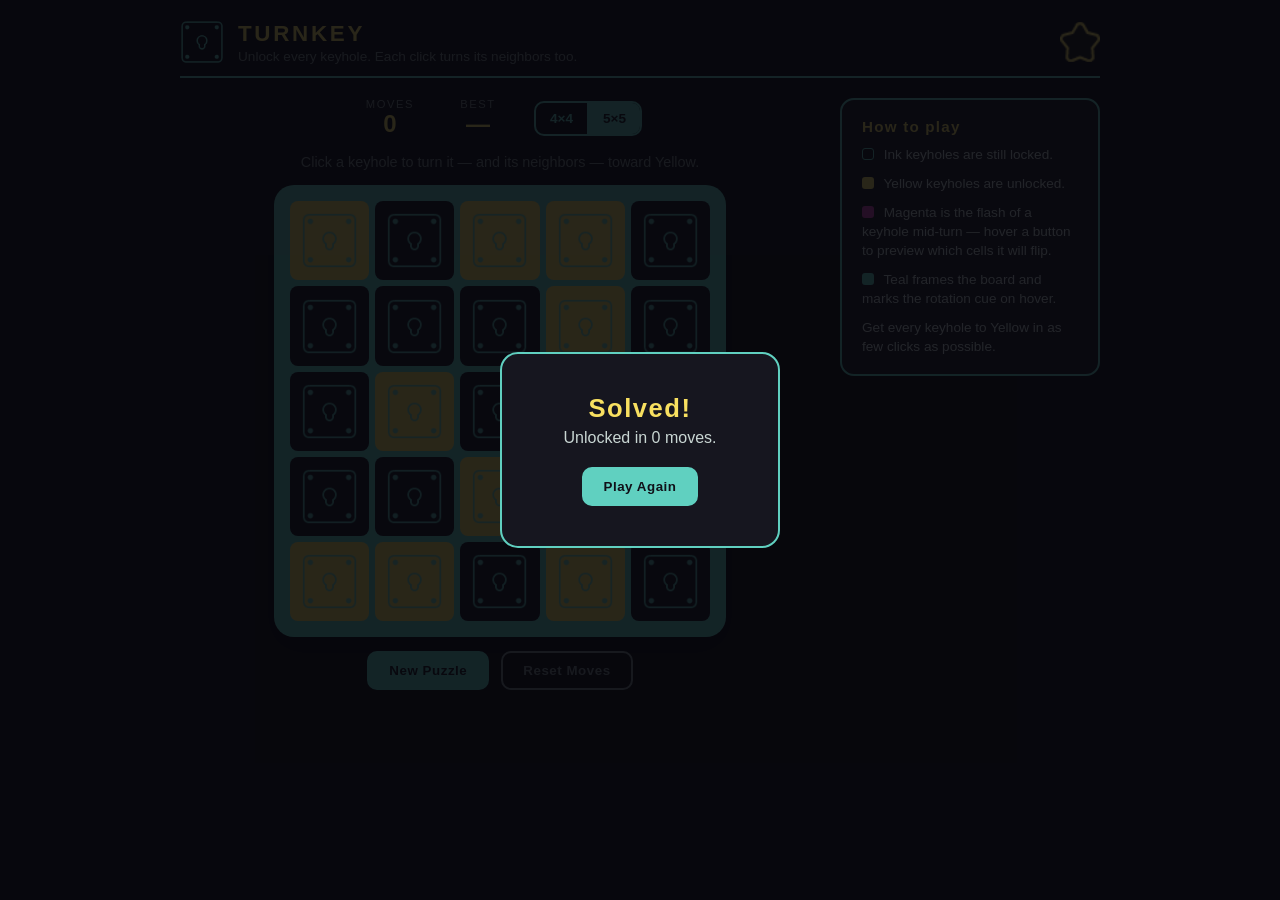
<file: games/tilt/index.html>
<!DOCTYPE html>
<html lang="en">
<head>
<meta charset="UTF-8">
<meta name="viewport" content="width=device-width, initial-scale=1.0, maximum-scale=1.0, user-scalable=no">
<title>Turnkey</title>
<link rel="stylesheet" href="css/style.css">
</head>
<body>
  <div class="app">
    <header class="topbar">
      <div class="brand">
        <span class="brand-icon" aria-hidden="true"></span>
        <div>
          <h1>TURNKEY</h1>
          <p class="tagline">Unlock every keyhole. Each click turns its neighbors too.</p>
        </div>
      </div>
      <div class="trophy" id="trophySlot" title="Solve the grid to earn the star">
        <img id="trophyLocked" src="assets/star_outline.png" alt="Not yet solved">
        <img id="trophyUnlocked" src="assets/star.png" alt="Solved" hidden>
      </div>
    </header>

    <main class="playarea">
      <div class="hud">
        <div class="stat">
          <span class="stat-label">Moves</span>
          <span class="stat-value" id="movesValue">0</span>
        </div>
        <div class="stat">
          <span class="stat-label">Best</span>
          <span class="stat-value" id="bestValue">&mdash;</span>
        </div>
        <div class="size-select" role="group" aria-label="Grid size">
          <button class="size-btn" data-size="4">4&times;4</button>
          <button class="size-btn" data-size="5">5&times;5</button>
        </div>
      </div>

      <p class="status" id="statusLine">Click a keyhole to turn it &mdash; and its neighbors &mdash; toward Yellow.</p>

      <div class="board-frame">
        <div class="board" id="board" role="group" aria-label="Puzzle grid"></div>
      </div>

      <div class="controls">
        <button id="newBtn" class="btn primary">New Puzzle</button>
        <button id="resetBtn" class="btn ghost">Reset Moves</button>
      </div>
    </main>

    <aside class="legend">
      <h2>How to play</h2>
      <ul>
        <li><span class="swatch swatch-ink"></span> Ink keyholes are still locked.</li>
        <li><span class="swatch swatch-yellow"></span> Yellow keyholes are unlocked.</li>
        <li><span class="swatch swatch-magenta"></span> Magenta is the flash of a keyhole mid-turn &mdash; hover a button to preview which cells it will flip.</li>
        <li><span class="swatch swatch-teal"></span> Teal frames the board and marks the rotation cue on hover.</li>
        <li>Get every keyhole to Yellow in as few clicks as possible.</li>
      </ul>
    </aside>
  </div>

  <div class="solved-overlay" id="solvedOverlay" hidden>
    <div class="solved-card">
      <div class="burst" id="starBurst" aria-hidden="true"></div>
      <h2>Solved!</h2>
      <p id="solvedLine">Unlocked in 0 moves.</p>
      <button class="btn primary" id="playAgainBtn">Play Again</button>
    </div>
  </div>

  <script src="js/game.js"></script>
</body>
</html>
</file>
<file: styles.css>
/* Snack Quests, warm candy shop storefront */
:root {
  --cream: #fff6eb;
  --paper: #fff1dc;
  --peach: #ffd4b8;
  --cookie: #c4783a;
  --cookie-dark: #8b4e1f;
  --jam: #d64545;
  --gold: #f4b942;
  --bread: #e8a838;
  --mint: #7bc47f;
  --sky: #7eb8d4;
  --ink: #3b2a1a;
  --ink-soft: #5c4633;
  --white: #fffcf7;
  --shadow: 0 10px 28px rgba(59, 42, 26, 0.12);
  --radius: 1.25rem;
  --font-display: "Fredoka", "Trebuchet MS", sans-serif;
  --font-body: "Nunito", "Segoe UI", sans-serif;
  --space: clamp(1rem, 4vw, 2.5rem);
  --wrap: 68rem;
}

*,
*::before,
*::after {
  box-sizing: border-box;
}

html {
  scroll-behavior: smooth;
}

body {
  margin: 0;
  font-family: var(--font-body);
  font-size: 1.125rem;
  line-height: 1.6;
  color: var(--ink);
  background:
    radial-gradient(circle at 12% 8%, #ffe4c4 0, transparent 28%),
    radial-gradient(circle at 90% 0%, #ffd6d0 0, transparent 24%),
    linear-gradient(180deg, var(--cream), #ffe8c8 40%, #fff6eb 100%);
  min-height: 100vh;
}

img,
svg {
  max-width: 100%;
  display: block;
}

a {
  color: var(--cookie-dark);
}

a:hover,
a:focus-visible {
  color: var(--jam);
}

:focus-visible {
  outline: 3px solid var(--gold);
  outline-offset: 3px;
}

.visually-hidden {
  position: absolute;
  width: 1px;
  height: 1px;
  padding: 0;
  margin: -1px;
  overflow: hidden;
  clip: rect(0, 0, 0, 0);
  white-space: nowrap;
  border: 0;
}

.skip-link {
  position: absolute;
  left: 1rem;
  top: -4rem;
  z-index: 20;
  background: var(--gold);
  color: var(--ink);
  padding: 0.75rem 1rem;
  border-radius: 999px;
  font-weight: 800;
  text-decoration: none;
}

.skip-link:focus {
  top: 1rem;
}

.wrap {
  width: min(100% - 2rem, var(--wrap));
  margin-inline: auto;
}

.site-header {
  position: sticky;
  top: 0;
  z-index: 10;
  background: rgba(255, 246, 235, 0.92);
  backdrop-filter: blur(10px);
  border-bottom: 4px solid #f2c48a;
}

.header-inner {
  display: flex;
  align-items: center;
  justify-content: space-between;
  gap: 1rem;
  min-height: 4.25rem;
}

.logo {
  display: flex;
  align-items: center;
  gap: 0.6rem;
  text-decoration: none;
  color: var(--ink);
  font-family: var(--font-display);
  font-weight: 700;
  font-size: 1.35rem;
}

.logo-mark {
  width: 2.5rem;
  height: 2.5rem;
  border-radius: 0.85rem;
  background: #ffe8c0;
  display: grid;
  place-items: center;
  box-shadow: inset 0 -3px 0 rgba(139, 78, 31, 0.12);
}

.nav-toggle {
  width: 3rem;
  height: 3rem;
  border: 0;
  border-radius: 0.9rem;
  background: var(--gold);
  cursor: pointer;
  display: grid;
  place-items: center;
}

.nav-toggle-bars,
.nav-toggle-bars::before,
.nav-toggle-bars::after {
  display: block;
  width: 1.25rem;
  height: 3px;
  background: var(--ink);
  border-radius: 99px;
  position: relative;
}

.nav-toggle-bars::before,
.nav-toggle-bars::after {
  content: "";
  position: absolute;
  left: 0;
}

.nav-toggle-bars::before { top: -7px; }
.nav-toggle-bars::after { top: 7px; }

.site-nav ul {
  list-style: none;
  margin: 0;
  padding: 0;
  display: flex;
  flex-direction: column;
  gap: 0.35rem;
}

.site-nav a {
  display: block;
  min-height: 2.75rem;
  padding: 0.65rem 0.9rem;
  text-decoration: none;
  font-weight: 800;
  border-radius: 999px;
}

.site-nav a:hover,
.site-nav a:focus-visible {
  background: #ffe0b0;
  color: var(--ink);
}

.site-nav {
  display: none;
  position: absolute;
  left: 0;
  right: 0;
  top: 100%;
  background: var(--white);
  padding: 0.75rem 1rem 1rem;
  border-bottom: 4px solid #f2c48a;
}

.site-header.is-open .site-nav {
  display: block;
}

.hero {
  padding: 2.5rem 0 3rem;
}

.eyebrow {
  display: inline-block;
  margin: 0 0 0.75rem;
  padding: 0.35rem 0.8rem;
  background: #ffd6c8;
  border-radius: 999px;
  font-weight: 800;
  font-size: 0.95rem;
}

.hero h1,
.tracks h2,
.snack-pack h2,
.tip-jar h2,
.why h2,
.workshop h2 {
  font-family: var(--font-display);
  font-weight: 650;
  line-height: 1.15;
  letter-spacing: -0.02em;
  margin: 0 0 0.85rem;
}

.hero h1 {
  font-size: clamp(2.1rem, 7vw, 3.6rem);
  max-width: 16ch;
}

.hero-lead,
.hero-welcome {
  font-size: clamp(1.15rem, 2.6vw, 1.4rem);
  max-width: 42rem;
}

.hero-welcome {
  font-family: var(--font-display);
  font-size: clamp(1.5rem, 4vw, 2rem);
  color: var(--cookie-dark);
  margin-top: 0.25rem;
}

.hero-body {
  max-width: 42rem;
}

.hero-actions {
  display: flex;
  flex-wrap: wrap;
  gap: 0.75rem;
  margin-top: 1.5rem;
}

.btn {
  display: inline-flex;
  align-items: center;
  justify-content: center;
  min-height: 3rem;
  padding: 0.7rem 1.25rem;
  border-radius: 999px;
  text-decoration: none;
  font-weight: 800;
  border: 3px solid transparent;
}

.btn-primary {
  background: var(--jam);
  color: #fffaf4;
}

.btn-primary:hover,
.btn-primary:focus-visible {
  background: #b53434;
  color: #fffaf4;
}

.btn-ghost {
  background: var(--white);
  color: var(--ink);
  border-color: #f0c48a;
}

.btn-small {
  min-height: 2.75rem;
  background: var(--cookie);
  color: #fffaf4;
}

.btn-small:hover,
.btn-small:focus-visible {
  background: var(--cookie-dark);
  color: #fffaf4;
}

.section-lede {
  max-width: 40rem;
  margin-top: 0;
}

.tracks,
.snack-pack,
.tip-jar,
.why,
.workshop {
  padding: 2.5rem 0;
}

.track-grid,
.game-grid,
.workshop-grid,
.promise-list {
  list-style: none;
  padding: 0;
  margin: 1.5rem 0 0;
}

.track-grid {
  display: grid;
  gap: 1rem;
}

.track-card,
.game-card article,
.workshop-grid a {
  background: var(--white);
  border-radius: var(--radius);
  box-shadow: var(--shadow);
}

.track-card {
  padding: 1.35rem 1.35rem 1.5rem;
  border: 3px solid transparent;
}

.track-card.cookie-jar {
  border-color: #f0b27a;
  background: linear-gradient(180deg, #fffaf2, #ffe8cc);
}

.track-card.daily-bread {
  border-color: #f4b942;
  background: linear-gradient(180deg, #fffaf2, #ffe9a8);
}

.track-kicker,
.game-track {
  margin: 0 0 0.35rem;
  font-weight: 800;
  font-size: 0.9rem;
  text-transform: uppercase;
  letter-spacing: 0.06em;
  color: var(--cookie-dark);
}

.track-card h3,
.game-meta h3 {
  font-family: var(--font-display);
  margin: 0 0 0.5rem;
  font-size: 1.6rem;
}

.filter-bar {
  display: flex;
  flex-wrap: wrap;
  gap: 0.5rem;
  list-style: none;
  padding: 0;
  margin: 1.25rem 0 0;
}

.chip {
  min-height: 2.75rem;
  padding: 0.45rem 1rem;
  border-radius: 999px;
  border: 2px solid #e8c08a;
  background: var(--white);
  font: inherit;
  font-weight: 800;
  color: var(--ink);
  cursor: pointer;
}

.chip.is-active,
.chip:hover,
.chip:focus-visible {
  background: var(--gold);
  border-color: var(--gold);
}

.game-grid {
  display: grid;
  gap: 1rem;
}

.game-card.is-hidden {
  display: none;
}

.game-card article {
  overflow: hidden;
  height: 100%;
  display: flex;
  flex-direction: column;
}

.game-art {
  position: relative;
}

.game-art svg,
.game-art img {
  width: 100%;
  height: auto;
}

.game-art img {
  aspect-ratio: 16 / 10;
  object-fit: cover;
  object-position: center;
}

.game-card.hero-card article {
  border: 3px solid var(--gold);
}

.game-card.hero-card .game-meta h3 {
  font-size: clamp(1.85rem, 3.2vw, 2.35rem);
}

.game-card.hero-card .game-meta > p:not(.game-track):not(:last-child) {
  font-size: 1.12rem;
}

.track-heading {
  display: flex;
  align-items: center;
  gap: 0.75rem;
  margin-bottom: 0.35rem;
}

.track-heading h3 {
  margin: 0 0 0.1rem;
}

.cookie-mark,
.loaf-mark {
  width: 3.35rem;
  height: 3.35rem;
  flex: none;
  border-radius: 0.9rem;
  background: #fff6eb;
  display: grid;
  place-items: center;
  box-shadow: inset 0 -3px 0 rgba(139, 78, 31, 0.12);
}

.cookie-mark svg,
.loaf-mark svg {
  width: 2.55rem;
  height: 2.55rem;
}

.loaf-badge {
  position: absolute;
  top: 0.55rem;
  right: 0.55rem;
  width: 2.1rem;
  height: 2.1rem;
  border-radius: 999px;
  background: rgba(255, 252, 247, 0.94);
  display: grid;
  place-items: center;
  box-shadow: 0 3px 10px rgba(59, 42, 26, 0.16);
}

.loaf-badge svg {
  width: 1.55rem;
  height: 1.55rem;
}

.game-meta {
  padding: 1rem 1.15rem 1.25rem;
}

.game-meta p {
  margin: 0 0 0.85rem;
}

.badge {
  display: inline-flex;
  align-items: center;
  min-height: 2.5rem;
  padding: 0.35rem 0.85rem;
  border-radius: 999px;
  background: #ffe0b0;
  font-weight: 800;
}

.tip-card {
  display: grid;
  gap: 1rem;
  align-items: center;
  background: linear-gradient(180deg, #fffaf2, #ffe7b8);
  border: 3px solid #f4b942;
  border-radius: 1.5rem;
  box-shadow: var(--shadow);
  padding: 1.35rem 1.25rem 1.5rem;
}

.tip-art {
  width: 5.5rem;
  height: 5.5rem;
  border-radius: 1.2rem;
  background: #fff6eb;
  display: grid;
  place-items: center;
}

.tip-copy p {
  max-width: 40rem;
}

.why-inner {
  background: #fff8ee;
  border: 3px dashed #f0c48a;
  border-radius: 1.5rem;
  padding: 1.5rem 1.25rem;
}

.promise-list {
  display: grid;
  gap: 0.9rem;
}

.promise-list li {
  background: var(--white);
  border-radius: 1rem;
  padding: 1rem 1.1rem;
  box-shadow: var(--shadow);
}

.workshop-grid {
  display: grid;
  gap: 0.75rem;
}

.workshop-grid a {
  display: flex;
  align-items: center;
  min-height: 3.25rem;
  padding: 0.75rem 1.1rem;
  text-decoration: none;
  font-weight: 800;
  color: var(--ink);
}

.workshop-grid a:hover,
.workshop-grid a:focus-visible {
  background: #ffe8c8;
  color: var(--ink);
}

.site-footer {
  margin-top: 2rem;
  background: #3b2a1a;
  color: #fff6eb;
  padding: 2.25rem 0 2.75rem;
}

.site-footer a {
  color: #ffd48a;
}

.footer-brand {
  font-family: var(--font-display);
  font-size: 1.6rem;
  margin: 0 0 0.4rem;
}

.footer-links {
  list-style: none;
  padding: 0;
  display: flex;
  flex-wrap: wrap;
  gap: 0.75rem 1.25rem;
}

.footer-links a {
  display: inline-flex;
  min-height: 2.75rem;
  align-items: center;
  font-weight: 800;
}

.footer-note {
  opacity: 0.92;
}

@media (min-width: 720px) {
  .nav-toggle {
    display: none;
  }

  .site-nav {
    display: block;
    position: static;
    background: transparent;
    padding: 0;
    border: 0;
  }

  .site-nav ul {
    flex-direction: row;
    align-items: center;
  }

  .track-grid,
  .game-grid,
  .workshop-grid {
    grid-template-columns: repeat(2, minmax(0, 1fr));
  }

  .game-card.hero-card {
    grid-column: span 2;
  }

  .game-card.hero-card .game-art img {
    aspect-ratio: 2 / 1;
    min-height: 14rem;
  }

  .tip-card {
    grid-template-columns: auto 1fr;
    padding: 1.75rem 2rem;
    gap: 1.5rem;
  }

  .why-inner {
    padding: 2rem 2.25rem;
  }
}

@media (min-width: 960px) {
  .game-grid {
    grid-template-columns: repeat(3, minmax(0, 1fr));
  }

  .game-card.hero-card {
    grid-column: span 2;
  }

  .game-card.hero-card .game-art img {
    aspect-ratio: 16 / 9;
    min-height: 16rem;
  }

  .workshop-grid {
    grid-template-columns: repeat(3, minmax(0, 1fr));
  }
}

@media (prefers-reduced-motion: reduce) {
  html {
    scroll-behavior: auto;
  }
}
</file>
<file: games/chrono-flow/css/style.css>
:root {
  --plum: #412257;
  --plum-dark: #2B1640;
  --plum-light: #5A3172;
  --mauve: #BA7FA3;
  --coral: #D85859;
  --gold: #EEBA4C;
  --cream: #F8F6E9;
}

* { box-sizing: border-box; }

html, body {
  margin: 0;
  height: 100%;
  background: var(--plum-dark);
  color: var(--cream);
  font-family: -apple-system, BlinkMacSystemFont, 'Segoe UI', Roboto, Helvetica, Arial, sans-serif;
  overscroll-behavior: none;
}

#app {
  position: relative;
  width: 100%;
  height: 100vh;
  height: 100dvh;
  overflow: hidden;
  background: radial-gradient(circle at 50% -10%, var(--plum-light), var(--plum-dark) 70%);
}

.screen {
  position: absolute;
  inset: 0;
  display: none;
  flex-direction: column;
}
.screen.active { display: flex; }

/* ---------- Title ---------- */
.title-wrap {
  margin: auto;
  text-align: center;
  padding: 24px;
  max-width: 420px;
}
.logo {
  font-size: clamp(2.2rem, 8vw, 3.2rem);
  margin: 0 0 8px;
  letter-spacing: 0.02em;
  color: var(--cream);
}
.logo span { color: var(--gold); }
.tagline {
  color: var(--mauve);
  margin: 0 0 28px;
  font-size: 1rem;
}
.title-actions {
  display: flex;
  flex-direction: column;
  gap: 12px;
  margin-bottom: 24px;
}
.hint {
  color: rgba(248,246,233,0.6);
  font-size: 0.85rem;
  line-height: 1.4;
}

/* ---------- Buttons ---------- */
.btn {
  font-family: inherit;
  font-size: 1rem;
  font-weight: 600;
  border: none;
  border-radius: 14px;
  padding: 14px 20px;
  cursor: pointer;
  transition: transform 0.08s ease, filter 0.15s ease;
}
.btn:active { transform: scale(0.96); }
.btn-primary { background: var(--gold); color: var(--plum-dark); }
.btn-primary:hover { filter: brightness(1.08); }
.btn-secondary { background: var(--mauve); color: var(--plum-dark); }
.btn-ghost { background: rgba(248,246,233,0.1); color: var(--cream); }
.btn-icon {
  background: rgba(248,246,233,0.1);
  color: var(--cream);
  border-radius: 12px;
  width: 42px;
  height: 42px;
  padding: 0;
  font-size: 1.2rem;
  display: flex;
  align-items: center;
  justify-content: center;
  flex: 0 0 auto;
}
.btn[disabled] { opacity: 0.4; cursor: default; }

/* ---------- Topbar / level select ---------- */
.topbar {
  display: flex;
  align-items: center;
  gap: 12px;
  padding: 16px;
}
.topbar h2 { margin: 0; font-size: 1.1rem; flex: 1; text-align: center; }
.topbar-spacer { width: 42px; flex: 0 0 auto; }

.tiers {
  flex: 1;
  overflow-y: auto;
  padding: 0 16px 24px;
}
.tier-block { margin-bottom: 20px; }
.tier-title {
  font-size: 0.85rem;
  text-transform: uppercase;
  letter-spacing: 0.08em;
  color: var(--mauve);
  margin: 0 0 10px 4px;
}
.tier-grid {
  display: grid;
  grid-template-columns: repeat(auto-fill, minmax(56px, 1fr));
  gap: 8px;
}
.level-btn {
  aspect-ratio: 1;
  border-radius: 12px;
  border: none;
  background: rgba(248,246,233,0.12);
  color: var(--cream);
  font-weight: 700;
  font-size: 0.95rem;
  display: flex;
  flex-direction: column;
  align-items: center;
  justify-content: center;
  gap: 2px;
  cursor: pointer;
}
.level-btn .stars { font-size: 0.55rem; color: var(--gold); letter-spacing: 1px; }
.level-btn.locked { opacity: 0.35; cursor: default; }
.level-btn.done { background: var(--gold); color: var(--plum-dark); }
.level-btn.current { outline: 2px solid var(--cream); }

/* ---------- Gameplay ---------- */
.hud {
  display: flex;
  align-items: center;
  gap: 12px;
  padding: 14px 16px;
}
.hud-mid { flex: 1; }
.hud-level { font-size: 0.85rem; color: var(--mauve); margin-bottom: 4px; }
.hud-status { font-size: 0.75rem; color: var(--coral); min-height: 1em; margin-top: 4px; }
.timer-track {
  height: 10px;
  border-radius: 6px;
  background: rgba(248,246,233,0.14);
  overflow: hidden;
}
.timer-fill {
  height: 100%;
  width: 100%;
  background: linear-gradient(90deg, var(--gold), var(--coral));
  transform-origin: left;
  transition: transform 0.1s linear, background 0.3s ease;
}

.canvas-wrap {
  flex: 1;
  display: flex;
  padding: 8px 12px 20px;
  min-height: 0;
}
#grid-canvas {
  width: 100%;
  height: 100%;
  touch-action: none;
  border-radius: 18px;
  background: rgba(0,0,0,0.15);
}

/* ---------- Modal ---------- */
.modal-overlay {
  position: absolute;
  inset: 0;
  background: rgba(20,10,28,0.7);
  display: none;
  align-items: center;
  justify-content: center;
  padding: 24px;
  z-index: 10;
}
.modal-overlay.active { display: flex; }
.modal {
  background: var(--plum);
  border-radius: 20px;
  padding: 28px 24px;
  text-align: center;
  max-width: 340px;
  width: 100%;
  box-shadow: 0 20px 60px rgba(0,0,0,0.4);
}
.modal h2 { margin: 0 0 12px; }
.stars { font-size: 1.8rem; letter-spacing: 6px; margin-bottom: 10px; }
.stars .star { color: rgba(248,246,233,0.2); }
.stars .star.lit { color: var(--gold); }
.modal p { color: rgba(248,246,233,0.75); margin: 0 0 20px; font-size: 0.9rem; }
.modal-actions {
  display: flex;
  gap: 8px;
}
.modal-actions .btn { flex: 1; padding: 12px 8px; font-size: 0.85rem; }

/* ---------- How to Play ---------- */
.howto-modal { max-width: 400px; text-align: left; max-height: 88vh; overflow-y: auto; }
.howto-modal h2 { text-align: center; }
.howto-objective {
  font-size: 0.9rem;
  line-height: 1.5;
  color: var(--cream);
  background: rgba(248,246,233,0.08);
  border-radius: 12px;
  padding: 12px 14px;
  margin: 0 0 18px;
}
.howto-objective strong { color: var(--gold); }

.legend { display: flex; flex-direction: column; gap: 12px; margin-bottom: 18px; }
.legend-row { display: flex; align-items: center; gap: 12px; }
.tile-swatch {
  flex: 0 0 auto;
  width: 40px;
  height: 40px;
  border-radius: 11px;
  display: flex;
  align-items: center;
  justify-content: center;
}
.tile-swatch svg { width: 100%; height: 100%; }
.tile-swatch.tile-start { background: linear-gradient(180deg, #FFFFFF, var(--cream)); border: 2px solid #C9C6B4; }
.tile-swatch.tile-target { background: linear-gradient(180deg, #F19191, var(--coral)); border: 2px solid #A83A3B; }
.tile-swatch.tile-green { background: linear-gradient(180deg, #B8ED86, #7CC142); border: 2px solid #4E8F22; }
.tile-swatch.tile-blue { background: linear-gradient(180deg, #8FE0FF, #3BB6E8); border: 2px solid #1E86B4; }
.tile-swatch.tile-grey { background: #7C7C8C; opacity: 0.65; border: 2px solid #57575F; }
.tile-swatch.tile-yellow { background: linear-gradient(180deg, #FBDD97, var(--gold)); border: 2px solid #B8842A; }

.legend-text { display: flex; flex-direction: column; font-size: 0.85rem; line-height: 1.35; }
.legend-text strong { color: var(--cream); font-size: 0.88rem; }
.legend-text span { color: rgba(248,246,233,0.65); }

.howto-controls {
  font-size: 0.82rem;
  line-height: 1.5;
  color: rgba(248,246,233,0.75);
  margin: 0 0 18px;
}
.howto-controls strong { color: var(--cream); }
#howto-overlay .modal-actions .btn { flex: none; width: 100%; }

@media (min-width: 480px) {
  #app { max-width: 480px; margin: 0 auto; }
}
</file>
<file: games/clandia/assets/index-BOWfRMn5.css>
*{box-sizing:border-box}html,body{margin:0;padding:0;height:100%;overflow:hidden;background:#1a1533;font-family:Courier New,Courier,monospace;user-select:none;-webkit-user-select:none}#game{position:fixed;top:0;right:0;bottom:0;left:0;width:100%;height:100%;display:block;cursor:crosshair}.hidden{display:none!important}#hud{position:fixed;top:0;right:0;bottom:0;left:0;pointer-events:none;z-index:20}#game-title{position:absolute;top:10px;left:0;right:0;text-align:center;font-size:clamp(16px,3vw,32px);font-weight:700;letter-spacing:4px;color:#ffd76b;text-shadow:2px 2px 0 #b0561f,4px 4px 0 #5a2a68,0 0 18px rgba(255,215,107,.55);animation:title-float 3.2s ease-in-out infinite alternate}#game-title .t-star{color:#ff9ad5;text-shadow:2px 2px 0 #5a2a68,0 0 14px #ff9ad5;animation:star-spin 4s linear infinite;display:inline-block}@keyframes title-float{0%{transform:translateY(0)}to{transform:translateY(5px)}}@keyframes star-spin{0%,70%{transform:rotate(0) scale(1)}85%{transform:rotate(180deg) scale(1.25)}to{transform:rotate(360deg) scale(1)}}#clock{position:absolute;top:14px;left:14px;background:#181430bf;border:3px solid #6c5aa8;border-radius:999px;padding:5px 14px;color:#ffe9b8;font-weight:700;font-size:14px;letter-spacing:1px}#quest-banner{position:absolute;top:58px;left:50%;transform:translate(-50%);max-width:min(680px,92vw);background:#221a42e6;border:3px solid #ffd76b;border-radius:14px;padding:10px 18px;color:#fff6df;font-size:16px;font-weight:700;text-align:center;line-height:1.45;box-shadow:0 4px #00000059,0 0 24px #ffd76b40}#quest-banner .dots{font-size:18px;letter-spacing:3px}#toasts{position:absolute;top:150px;left:50%;transform:translate(-50%);display:flex;flex-direction:column;align-items:center;gap:8px}.toast{background:#142818e0;border:3px solid #7ed957;border-radius:999px;color:#eaffdd;font-weight:700;font-size:15px;padding:8px 20px;animation:toast-in .25s ease-out,toast-out .5s ease-in forwards;animation-delay:0s,var(--toast-life, 3s);white-space:nowrap;max-width:92vw;overflow:hidden;text-overflow:ellipsis}@keyframes toast-in{0%{transform:translateY(-14px) scale(.8);opacity:0}to{transform:translateY(0) scale(1);opacity:1}}@keyframes toast-out{to{opacity:0;transform:translateY(-10px)}}#crosshair{position:absolute;top:50%;left:50%;width:22px;height:22px;transform:translate(-50%,-50%)}#crosshair:before,#crosshair:after{content:"";position:absolute;background:#ffffffe6;box-shadow:0 0 4px #000c}#crosshair:before{left:9px;top:0;width:4px;height:22px}#crosshair:after{top:9px;left:0;width:22px;height:4px}#water-tint{position:absolute;top:0;right:0;bottom:0;left:0;background:#286ec859;-webkit-backdrop-filter:blur(1px);backdrop-filter:blur(1px)}#controls-hint{position:absolute;top:56px;left:16px;color:#ffffff8c;font-size:12px;letter-spacing:1px;text-shadow:1px 1px 0 rgba(0,0,0,.7)}#seed-chip{position:absolute;bottom:34px;left:12px;max-width:380px;background:#1a341ae6;border:3px solid #8fdd6a;border-radius:12px;padding:8px 14px;color:#eaffdd;font-size:13px;font-weight:700;line-height:1.4}#hotbar{position:fixed;bottom:14px;left:50%;transform:translate(-50%);display:flex;gap:6px;pointer-events:auto;z-index:45}.slot{position:relative;width:52px;height:52px;background:#121026c7;border:3px solid #4a4370;border-radius:9px;display:flex;align-items:center;justify-content:center;cursor:pointer;transition:transform .08s ease,border-color .08s ease}.slot.selected{border-color:#ffd76b;box-shadow:0 0 12px #ffd76b99;transform:translateY(-6px) scale(1.1)}.slot.drop-target{border-color:#7be0ff;box-shadow:0 0 16px #7be0ffe6;transform:translateY(-6px) scale(1.12)}.slot .key{position:absolute;top:1px;left:4px;font-size:10px;font-weight:700;color:#bcb2e8}.slot .swatch{width:30px;height:30px;border-radius:5px;border:2px solid rgba(0,0,0,.45)}.slot svg{width:32px;height:32px}#tool-display{position:absolute;right:20px;bottom:20px;width:118px;height:118px;display:flex;align-items:center;justify-content:center;transform-origin:85% 85%;filter:drop-shadow(3px 4px 0 rgba(0,0,0,.4))}#tool-display svg{width:100px;height:100px}#tool-display .swatch-big{width:64px;height:64px;border-radius:10px;border:4px solid rgba(0,0,0,.4)}#tool-display .mini-swatch{position:absolute;right:4px;bottom:4px;width:26px;height:26px;border-radius:6px;border:3px solid rgba(255,255,255,.7)}#tool-display.swing{animation:tool-swing .28s ease-out}@keyframes tool-swing{0%{transform:rotate(0)}40%{transform:rotate(-52deg) translateY(6px)}to{transform:rotate(0)}}#tool-display.bump{animation:tool-bump .22s ease-out}@keyframes tool-bump{0%{transform:scale(1)}45%{transform:scale(.82) translateY(8px)}to{transform:scale(1)}}#inventory{position:fixed;top:0;right:0;bottom:0;left:0;z-index:30;background:#0a081a99;-webkit-backdrop-filter:blur(3px);backdrop-filter:blur(3px);display:flex;align-items:flex-start;justify-content:center;padding-top:6vh}.inv-panel{width:min(880px,94vw);max-height:80vh;overflow-y:auto;background:#241d3f;border:4px solid #ffd76b;border-radius:16px;box-shadow:0 8px #00000073,0 0 40px #ffd76b33;padding:18px 22px;color:#fff2d9}.inv-panel h2{margin:0 0 4px;letter-spacing:3px;color:#ffd76b;text-shadow:2px 2px 0 #5a2a68}.inv-panel h3{margin:14px 0 8px;letter-spacing:2px;color:#ff9ad5;text-shadow:2px 2px 0 #3a1c46}.inv-hint{margin:4px 0 12px;font-size:12px;color:#bcb2e8}#catalog,#texture-catalog{display:flex;flex-wrap:wrap;gap:8px}.cat-cell{width:66px;padding:6px 2px;background:#ffffff0f;border:2px solid #4a4370;border-radius:10px;display:flex;flex-direction:column;align-items:center;gap:4px;cursor:pointer;transition:transform .08s ease,border-color .08s ease}.cat-cell:hover{transform:scale(1.08);border-color:#ffd76b}.cat-cell.held{border-color:#7ed957;box-shadow:0 0 10px #7ed957b3}.cat-cell .swatch{width:34px;height:34px;border-radius:6px;border:2px solid rgba(0,0,0,.45)}.cat-cell .cat-name{font-size:9px;font-weight:700;text-align:center;line-height:1.15;color:#e8defc}.cat-cell.locked{opacity:.55;cursor:help}.cat-cell.locked .swatch{background:#17142c!important;display:flex;align-items:center;justify-content:center;font-size:16px}#craft-area{margin-top:14px;border-top:3px dashed #4a4370;padding-top:4px}.craft-row{display:flex;align-items:center;gap:14px}#craft-grid{display:grid;grid-template-columns:56px 56px;grid-template-rows:56px 56px;gap:6px}.craft-cell{width:56px;height:56px;border:3px dashed #6c5aa8;border-radius:9px;background:#00000040;display:flex;align-items:center;justify-content:center;cursor:pointer}.craft-cell .swatch{width:34px;height:34px;border-radius:6px;border:2px solid rgba(0,0,0,.45)}.craft-cell.result{width:64px;height:64px;border:3px solid #ffd76b;background:#ffd76b1a;position:relative}.craft-cell.result .count{position:absolute;bottom:2px;right:5px;font-size:12px;font-weight:700;color:#ffd76b}.craft-cell.result.glow-pulse{animation:result-glow 1s ease-in-out infinite alternate}@keyframes result-glow{0%{box-shadow:0 0 6px #ffd76b66}to{box-shadow:0 0 20px #ffd76bf2}}.craft-arrow{font-size:34px;color:#ffd76b;text-shadow:2px 2px 0 #5a2a68}#craft-clear{font-family:inherit;font-weight:700;font-size:13px;padding:8px 14px;border-radius:9px;border:3px solid #6c5aa8;background:#322a58;color:#e8defc;cursor:pointer}#craft-clear:hover{border-color:#ff9ad5}#craft-msg{min-height:16px}#held-chip{position:fixed;bottom:90px;left:50%;transform:translate(-50%);background:#1a341aeb;border:3px solid #7ed957;border-radius:999px;padding:7px 18px;color:#eaffdd;font-weight:700;font-size:13px;z-index:45}#popup{position:fixed;top:0;right:0;bottom:0;left:0;z-index:50;background:#0a081a8c;-webkit-backdrop-filter:blur(2px);backdrop-filter:blur(2px);display:flex;align-items:center;justify-content:center}.popup-card{width:min(480px,92vw);background:#2a2150;border:4px solid #ff9ad5;border-radius:18px;box-shadow:0 8px #00000073,0 0 40px #ff9ad54d;padding:22px 26px;text-align:center;color:#fff2d9;animation:popup-in .22s ease-out}@keyframes popup-in{0%{transform:scale(.75) translateY(20px);opacity:0}to{transform:scale(1) translateY(0);opacity:1}}#popup-icon{font-size:46px;line-height:1}#popup-title{margin:8px 0 4px;letter-spacing:2px;color:#ffd76b;text-shadow:2px 2px 0 #5a2a68}#popup-body{font-size:15px;line-height:1.5}#popup-body .clue{font-style:italic;background:#00000040;border-radius:10px;padding:10px 12px;color:#d8f6c8}#popup-buttons{margin-top:14px}#popup-buttons button{font-family:inherit;font-weight:700;font-size:16px;letter-spacing:1px;padding:10px 26px;margin:0 6px;border-radius:12px;border:3px solid #7ed957;background:#35592d;color:#eaffdd;cursor:pointer;box-shadow:0 4px #0006;transition:transform .08s ease}#popup-buttons button:hover{transform:scale(1.06)}#popup-buttons button:active{transform:scale(.96)}#ui-buttons{position:fixed;top:90px;left:14px;display:flex;flex-direction:column;gap:8px;z-index:70}.ui-btn{font-family:inherit;font-size:13px;font-weight:700;letter-spacing:1px;text-align:left;padding:8px 12px;border-radius:10px;border:3px solid #6c5aa8;background:#181430d1;color:#ffe9b8;cursor:pointer;box-shadow:0 3px #0006;transition:transform .08s ease,border-color .08s ease}a.ui-btn{text-decoration:none;display:block}.ui-btn:hover{transform:translateY(-1px);border-color:#ffd76b}.ui-btn:active{transform:translateY(1px);box-shadow:0 1px #0006}.ui-btn.active{border-color:#7ed957;background:#1a341ae0;color:#eaffdd}.key-hint{display:inline-block;margin-left:6px;padding:1px 6px;border:2px solid rgba(255,255,255,.35);border-radius:6px;font-size:11px;color:#ffffffbf}#help-overlay{position:fixed;top:0;right:0;bottom:0;left:0;z-index:65;background:#0c091cb8;display:flex;align-items:center;justify-content:center}#help-overlay.hidden{display:none}.help-card{background:linear-gradient(#241a4e,#35245e);border:4px solid #ffd76b;border-radius:18px;padding:22px 30px;max-width:min(560px,92vw);max-height:88vh;overflow-y:auto;color:#e8defc;box-shadow:0 8px #00000073,0 0 34px #ffd76b40}.help-card h2{margin:0 0 14px;text-align:center;color:#ffd76b;letter-spacing:3px;text-shadow:2px 2px 0 #5a2a68}.help-grid{display:grid;grid-template-columns:auto 1fr;gap:7px 16px;font-size:14px;line-height:1.5;align-items:center}.help-grid kbd{font-family:inherit;font-weight:700;font-size:12px;color:#ffd76b;background:#00000059;border:2px solid #6c5aa8;border-radius:6px;padding:2px 8px;white-space:nowrap}.help-note{margin:14px 0 12px;font-size:12px;text-align:center;color:#ffc9e8}#help-close{display:block;margin:0 auto;font-family:inherit;font-size:15px;font-weight:700;letter-spacing:2px;padding:9px 26px;border-radius:12px;border:3px solid #7ed957;background:#35592d;color:#eaffdd;cursor:pointer;box-shadow:0 4px #00000080}#help-close:active{transform:translateY(2px);box-shadow:0 2px #00000080}#overlay{position:fixed;top:0;right:0;bottom:0;left:0;z-index:60;background:radial-gradient(ellipse at 50% 120%,rgba(255,154,213,.25),transparent 60%),linear-gradient(#1b1440,#35245e 55%,#4c2e6e);display:flex;align-items:center;align-items:safe center;justify-content:center;cursor:pointer;touch-action:manipulation;overflow-y:auto}.overlay-inner{text-align:center;padding:20px;margin:auto}.big-title{font-size:clamp(26px,6vw,58px);letter-spacing:6px;margin:0 0 6px;color:#ffd76b;text-shadow:3px 3px 0 #b0561f,6px 6px 0 #5a2a68,0 0 30px rgba(255,215,107,.6);animation:title-float 3.2s ease-in-out infinite alternate}.tagline{color:#ffc9e8;font-size:clamp(13px,2vw,18px);font-weight:700;letter-spacing:2px;margin:0 0 22px}.controls-card{display:inline-block;background:#0000004d;border:3px solid #6c5aa8;border-radius:14px;padding:14px 22px;color:#e8defc;font-size:clamp(12px,1.6vw,15px);line-height:2;margin-bottom:26px}.controls-card b{color:#ffd76b}#start-btn{display:block;margin:0 auto;font-family:inherit;font-size:clamp(18px,3vw,26px);font-weight:700;letter-spacing:4px;padding:16px 44px;border-radius:16px;border:4px solid #ffd76b;background:#35592d;color:#eaffdd;cursor:pointer;box-shadow:0 6px #00000080;animation:btn-pulse 1.4s ease-in-out infinite alternate;touch-action:manipulation}#start-btn:disabled{animation:none;opacity:.55;cursor:default;box-shadow:0 6px #00000080}@keyframes btn-pulse{0%{transform:scale(1);box-shadow:0 6px #00000080,0 0 10px #ffd76b4d}to{transform:scale(1.05);box-shadow:0 6px #00000080,0 0 30px #ffd76bcc}}#architect-panel{position:absolute;top:14px;right:14px;width:250px;background:#181430d1;border:3px solid #7fd4ff;border-radius:14px;padding:10px 13px;color:#eaf7ff;box-shadow:0 4px #00000059,0 0 20px #7fd4ff2e}.arch-head{font-size:11px;font-weight:700;letter-spacing:1px;color:#7fd4ff;border-bottom:2px solid rgba(127,212,255,.35);padding-bottom:5px;margin-bottom:6px}#arch-title{font-size:15px;font-weight:700;color:#ffd76b;text-shadow:1px 1px 0 #5a2a68;margin-bottom:3px}#arch-fact{font-size:11.5px;line-height:1.45;color:#d5e8f5}#architect-panel.flash{animation:arch-flash .5s ease-out}@keyframes arch-flash{0%{border-color:#ffd76b;transform:scale(1.04)}to{border-color:#7fd4ff;transform:scale(1)}}#tip-bar{position:absolute;bottom:82px;left:50%;transform:translate(-50%);max-width:min(640px,92vw);background:#1e2a42e6;border:3px solid #7fd4ff;border-radius:12px;padding:8px 18px;color:#eaf7ff;font-size:13px;font-weight:700;text-align:center;line-height:1.4;animation:tip-in .4s ease-out}#tip-bar b{color:#ffd76b}@keyframes tip-in{0%{opacity:0;transform:translate(-50%) translateY(10px)}to{opacity:1;transform:translate(-50%) translateY(0)}}#dye-chip{position:absolute;bottom:34px;right:150px;background:#341a2eeb;border:3px solid #ff9ad5;border-radius:12px;padding:8px 14px;color:#ffe6f5;font-size:13px;font-weight:700;line-height:1.4;display:flex;align-items:center;gap:8px}#dye-chip .dye-dot{width:18px;height:18px;border-radius:50%;border:2px solid rgba(255,255,255,.8)}.inv-panel h3 .sub{font-size:11px;font-weight:400;letter-spacing:0;color:#bcb2e8;text-shadow:none}#dye-catalog,#music-catalog{display:flex;flex-wrap:wrap;gap:6px}.dye-cell{display:flex;align-items:center;gap:6px;padding:6px 10px;background:#ffffff0f;border:2px solid #4a4370;border-radius:999px;cursor:pointer;font-size:11px;font-weight:700;color:#e8defc}.dye-cell:hover{border-color:#ff9ad5;transform:scale(1.06)}.dye-cell.held{border-color:#7ed957;box-shadow:0 0 10px #7ed957b3}.dye-cell .dye-dot{width:16px;height:16px;border-radius:50%;border:2px solid rgba(0,0,0,.4)}.note-cell{width:44px;padding:5px 0;border:2px solid #4a4370;border-radius:8px;text-align:center;font-size:11px;font-weight:700;color:#fff;cursor:pointer;text-shadow:1px 1px 2px rgba(0,0,0,.6);transition:transform .08s ease}.note-cell:hover{transform:scale(1.12);border-color:#ffd76b}.note-cell.held{border-color:#7ed957;box-shadow:0 0 10px #7ed957cc}.oct-label{width:100%;font-size:11px;color:#bcb2e8;margin:6px 0 2px;letter-spacing:1px}#pixel-editor{position:fixed;top:0;right:0;bottom:0;left:0;z-index:55;background:#0a081a99;-webkit-backdrop-filter:blur(3px);backdrop-filter:blur(3px);display:flex;align-items:center;justify-content:center}.pixel-panel{background:#241d3f;border:4px solid #7ed957;border-radius:18px;box-shadow:0 8px #00000073,0 0 40px #7ed95740;padding:20px 24px;color:#fff2d9;text-align:center}.pixel-panel h2{margin:0 0 4px;letter-spacing:3px;color:#7ed957;text-shadow:2px 2px 0 #1f4020}.pixel-work{display:flex;align-items:center;gap:20px;justify-content:center}#pixel-grid{display:grid;grid-template-columns:repeat(8,34px);grid-template-rows:repeat(8,34px);gap:2px;background:#15122b;padding:6px;border-radius:10px;border:3px solid #4a4370}.pix{border-radius:3px;cursor:pointer;border:1px solid rgba(0,0,0,.25)}.pix:hover{outline:2px solid #ffd76b;outline-offset:-2px}#pixel-palette{display:grid;grid-template-columns:repeat(2,42px);gap:8px}.swatch-btn{width:42px;height:42px;border-radius:9px;border:3px solid #4a4370;cursor:pointer}.swatch-btn.active{border-color:#ffd76b;box-shadow:0 0 12px #ffd76bcc;transform:scale(1.1)}.pixel-buttons{margin-top:14px;display:flex;gap:10px;justify-content:center}.pixel-buttons button{font-family:inherit;font-weight:700;font-size:14px;padding:9px 18px;border-radius:10px;border:3px solid #7ed957;background:#35592d;color:#eaffdd;cursor:pointer;box-shadow:0 4px #0006}.pixel-buttons button:hover{transform:scale(1.05)}#pixel-break{border-color:#e07a7a;background:#5a2f2f;color:#ffdede}#pixel-clear{border-color:#6c5aa8;background:#322a58;color:#e8defc}
</file>
<file: games/crumb-trail/css/style.css>
/* =========================================================================
   Crumb Trail, a Daily Bread parable walk
   Vanilla CSS. No ads. Soft glow for kindness, gentle redirect for a miss.
   Harvest-adjacent warm palette, tuned to the Snack Quests storefront loaf.
   ========================================================================= */

:root {
  --cream: #fff6eb;
  --paper: #fff1dc;
  --peach: #ffd4b8;
  --cookie: #c4783a;
  --cookie-dark: #8b4e1f;
  --jam: #d64545;
  --gold: #f4b942;
  --bread: #e8a838;
  --mint: #7bc47f;
  --sky: #7eb8d4;
  --ink: #3b2a1a;
  --ink-soft: #5c4633;
  --white: #fffcf7;
  --dur: 260ms;
  color-scheme: light;
}

* { box-sizing: border-box; }

html, body {
  margin: 0;
  padding: 0;
  width: 100%;
  height: 100%;
  overscroll-behavior: none;
  background: var(--cream);
}

body {
  font-family: "Nunito", "Segoe UI", sans-serif;
  color: var(--ink);
  touch-action: manipulation;
  -webkit-user-select: none;
  user-select: none;
  -webkit-tap-highlight-color: transparent;
  overflow: hidden;
}

h1, h2, p { margin: 0; }
button { font: inherit; color: inherit; }
.sr-only {
  position: absolute;
  width: 1px; height: 1px;
  padding: 0; margin: -1px;
  overflow: hidden;
  clip: rect(0, 0, 0, 0);
  white-space: nowrap;
  border: 0;
}

/* Keep tappable controls at least 44 CSS pixels on every viewport. */
button,
a.sq-studio {
  min-width: 44px;
  min-height: 44px;
}

/* ------------------------------- Opening -------------------------------- */
#sq-open {
  position: fixed;
  inset: 0;
  z-index: 99999;
  background: #1a120c;
  display: flex;
  align-items: center;
  justify-content: center;
  box-sizing: border-box;
  padding: env(safe-area-inset-top) env(safe-area-inset-right)
           env(safe-area-inset-bottom) env(safe-area-inset-left);
}
#sq-open.is-off { display: none !important; }
#sq-open .sq-stage {
  position: relative;
  width: min(100%, 920px);
  max-height: 100%;
  max-height: 100dvh;
}
#sq-open .sq-art {
  position: relative;
  display: block;
  /* Fit within both the available width and 100dvh, whichever binds first,
     without ever cropping - the art's own aspect ratio (2:3, matching the
     source photo) is preserved either way so the title and crumb overlays
     (positioned as percentages of this box) always line up with the road
     baked into the image underneath them. */
  width: min(100%, 66.67dvh);
  aspect-ratio: 2 / 3;
  margin: 0 auto;
  overflow: hidden;
  border-radius: 8px;
  background: var(--cookie-dark);
}
#sq-open .sq-art-bg {
  position: absolute;
  inset: 0;
  width: 100%;
  height: 100%;
  object-fit: cover;
  display: block;
}
#sq-open .sq-art-title {
  position: absolute;
  top: 7%;
  left: 0;
  right: 0;
  text-align: center;
  pointer-events: none;
}
#sq-open .sq-art-title-logo {
  display: block;
  width: min(84%, 420px);
  height: auto;
  margin: 0 auto;
  filter: drop-shadow(0 4px 10px rgba(59, 42, 26, 0.5));
}
#sq-open .sq-art-title p {
  margin: 6px 0 0;
  font-family: "Fredoka", Georgia, serif;
  font-size: clamp(13px, 3.2vw, 17px);
  font-weight: 600;
  letter-spacing: 0.08em;
  text-transform: uppercase;
  color: var(--cream);
  text-shadow: 0 2px 8px rgba(59, 42, 26, 0.6);
}
#sq-open .sq-art-crumb {
  position: absolute;
  width: 6%;
  height: auto;
  transform: translate(-50%, -50%);
  filter: drop-shadow(0 2px 3px rgba(59, 42, 26, 0.45));
}
#sq-open .sq-art-crumb--1 { width: 4.6%; transform: translate(-50%, -50%) rotate(-6deg); }
#sq-open .sq-art-crumb--2 { width: 5.4%; transform: translate(-50%, -50%) rotate(9deg); }
#sq-open .sq-art-crumb--3 { width: 6.2%; transform: translate(-50%, -50%) rotate(-11deg); }
#sq-open .sq-art-crumb--4 { width: 7.1%; transform: translate(-50%, -50%) rotate(7deg); }
#sq-open .sq-art-crumb--5 { width: 8%; transform: translate(-50%, -50%) rotate(-8deg); }
#sq-open .sq-art-crumb--6 { width: 9%; transform: translate(-50%, -50%) rotate(5deg); }
#sq-open .sq-continue {
  background: var(--paper);
  background-clip: padding-box;
  color: #3b2a1a;
  border-style: solid;
  border-width: 18px 26px;
  border-image: url(../assets/ui/badge-frame.png) 90 / 18px 26px stretch;
  font-family: "Fredoka", Georgia, serif;
  font-size: clamp(15px, 3.8vw, 20px);
  font-weight: 700;
  letter-spacing: 0.03em;
  padding: 4px 4px;
  cursor: pointer;
  -webkit-tap-highlight-color: transparent;
  touch-action: manipulation;
  min-width: 44px;
  min-height: 44px;
  position: absolute;
  left: 50%;
  bottom: 8%;
  transform: translateX(-50%);
}
#sq-open .sq-howto {
  display: none;
  width: min(100%, 560px);
  max-height: 92dvh;
  overflow: auto;
  box-sizing: border-box;
  padding: 8px;
}
#sq-open.is-howto .sq-stage { display: none; }
#sq-open.is-howto .sq-howto { display: block; }
#sq-open .sq-levels {
  display: none;
  width: min(100%, 560px);
  max-height: 92dvh;
  overflow: auto;
  box-sizing: border-box;
  padding: 8px;
}
#sq-open.is-levels .sq-stage,
#sq-open.is-levels .sq-howto { display: none; }
#sq-open.is-levels .sq-levels { display: block; }
#sq-open .sq-levels-card {
  background: var(--paper);
  background-clip: padding-box;
  color: #3b2a1a;
  border-style: solid;
  border-width: 30px;
  border-image: url(../assets/ui/card-frame.png) 150 / 30px stretch;
  padding: 12px 14px 18px;
  text-align: center;
  box-sizing: border-box;
}
#sq-open .sq-levels-card h2 {
  margin: 0 0 14px;
  font-family: "Fredoka", Georgia, serif;
  font-size: clamp(22px, 5vw, 30px);
  line-height: 1.2;
}
.level-list {
  list-style: none;
  margin: 0;
  padding: 0;
  display: flex;
  flex-direction: column;
  gap: 12px;
}
.level-btn {
  display: flex;
  flex-direction: column;
  width: 100%;
  box-sizing: border-box;
  border-style: solid;
  border-width: 14px;
  border-image: url(../assets/ui/badge-frame.png) 90 / 14px stretch;
  background: var(--white);
  background-clip: padding-box;
  padding: 0;
  overflow: hidden;
  text-align: left;
  cursor: pointer;
  min-width: 44px;
  min-height: 56px;
}
.level-btn-heading {
  display: block;
  padding: 10px 12px 8px;
  box-sizing: border-box;
}
.level-btn strong {
  display: block;
  font-family: "Fredoka", "Trebuchet MS", sans-serif;
  font-size: 18px;
  color: var(--ink);
}
.level-btn-heading span {
  display: block;
  font-size: 12px;
  color: var(--ink-soft);
  margin-top: 2px;
}
.level-btn-bg {
  display: block;
  width: 100%;
  aspect-ratio: 16 / 9;
  object-fit: cover;
  object-position: center 65%;
}
.level-btn-bg--richfool { object-position: center 78%; }
.level-btn-bg--prodigal { object-position: center 60%; }
.level-btn-bg--virgins { object-position: center 70%; }
.level-btn:active { transform: translateY(2px); }
#sq-open .sq-howto-card {
  background: var(--paper);
  background-clip: padding-box;
  color: #3b2a1a;
  border-style: solid;
  border-width: 30px;
  border-image: url(../assets/ui/card-frame.png) 150 / 30px stretch;
  padding: 12px 14px 18px;
  text-align: center;
  box-sizing: border-box;
}
#sq-open .sq-howto-scroll {
  display: block;
  width: 72px;
  height: auto;
  margin: 0 auto 8px;
  filter: drop-shadow(0 3px 3px rgba(59, 42, 26, 0.3));
}
#sq-open .sq-howto-card h2 {
  margin: 0 0 12px;
  font-family: "Fredoka", Georgia, serif;
  font-size: clamp(22px, 5vw, 30px);
  line-height: 1.2;
}
#sq-open .sq-howto-card p {
  margin: 0 0 10px;
  font-size: clamp(15px, 3.6vw, 18px);
  line-height: 1.45;
  text-align: left;
}
#sq-open .sq-play {
  background: none;
  border: 0;
  padding: 0;
  cursor: pointer;
  -webkit-tap-highlight-color: transparent;
  touch-action: manipulation;
  margin: 14px auto 0;
  display: block;
}
#sq-open .sq-play img {
  display: block;
  width: 84px;
  height: auto;
  filter: drop-shadow(0 4px 6px rgba(59, 42, 26, 0.4));
  transition: transform 120ms ease;
}
#sq-open .sq-play:active img { transform: scale(0.94); }
#sq-open .sq-studio {
  position: absolute;
  top: 10px;
  left: 10px;
  z-index: 5;
  display: flex;
  align-items: center;
  gap: 6px;
  text-decoration: none;
  color: #fff6eb;
  background: rgba(26, 18, 12, 0.78);
  border: 2px solid #e8a838;
  min-width: 44px;
  min-height: 44px;
  padding: 8px 12px 8px 8px;
  font-family: "Fredoka", Georgia, serif;
  font-size: 12px;
  font-weight: 700;
  letter-spacing: 0.02em;
  line-height: 1;
  -webkit-tap-highlight-color: transparent;
}
#sq-open .sq-studio svg {
  display: block;
  width: 22px;
  height: 22px;
  flex: none;
}

/* ------------------------------- App shell ------------------------------- */
#app {
  min-height: 100dvh;
  min-height: 100svh;
  display: flex;
  flex-direction: column;
  align-items: center;
  padding: max(10px, env(safe-area-inset-top)) 14px max(12px, env(safe-area-inset-bottom));
  gap: 10px;
  background:
    radial-gradient(circle at 12% 8%, #ffe4c4 0, transparent 28%),
    radial-gradient(circle at 90% 0%, #ffd6d0 0, transparent 24%),
    linear-gradient(180deg, var(--cream), #ffe8c8 40%, #fff6eb 100%);
}
#app.is-glowing {
  background:
    radial-gradient(circle at 50% 40%, rgba(244, 185, 66, 0.45) 0, transparent 55%),
    linear-gradient(180deg, #fff4c8, #ffe08a 40%, #fff6eb 100%);
}

.hud {
  width: min(94vw, 520px);
  display: flex;
  flex-direction: column;
  gap: 8px;
}
.hud-row {
  display: flex;
  align-items: center;
  justify-content: space-between;
  gap: 10px;
}
.track-tag {
  font-size: 11px;
  font-weight: 800;
  letter-spacing: 0.08em;
  text-transform: uppercase;
  color: var(--cookie-dark);
  background: transparent;
  border: 0;
  border-style: solid;
  border-width: 10px 16px;
  border-image: url(../assets/ui/badge-frame.png) 90 / 10px 16px stretch;
  margin: 0;
}

.heart-meter {
  display: flex;
  align-items: center;
  gap: 6px;
  font-size: 12px;
  font-weight: 800;
  color: var(--cookie-dark);
}
.crook-icon {
  height: 24px;
  width: auto;
  display: block;
  filter: drop-shadow(0 1px 1px rgba(59, 42, 26, 0.35));
}
.heart-meter__hearts {
  display: flex;
  gap: 2px;
}
.heart-icon {
  width: 20px;
  height: auto;
  display: block;
  opacity: 0.32;
  filter: grayscale(0.6);
  transition: opacity 400ms ease, filter 400ms ease, transform 400ms ease;
}
.heart-icon.is-filled {
  opacity: 1;
  filter: none;
  transform: scale(1.08);
}
.heart-meter.is-lit .heart-icon.is-filled {
  filter: drop-shadow(0 0 6px rgba(244, 185, 66, 0.9));
}

.stage-info {
  text-align: center;
  box-sizing: border-box;
  width: 100%;
  min-height: 80px;
  padding: 20px 16% 24px;
  display: flex;
  flex-direction: column;
  align-items: center;
  justify-content: center;
  background: url(../assets/ui/banner-frame.png) center / 100% 100% no-repeat;
}
.stage-info__title {
  font-family: "Fredoka", "Trebuchet MS", sans-serif;
  font-size: clamp(18px, 4.6vw, 24px);
  font-weight: 700;
  color: var(--ink);
}
.stage-info__subtitle {
  font-size: clamp(11px, 3vw, 13px);
  color: var(--ink-soft);
  margin-top: 2px;
  line-height: 1.3;
}
.hud-divider {
  display: block;
  width: min(80vw, 420px);
  height: auto;
  margin: -2px auto 0;
  opacity: 0.85;
}

.stage-dots {
  list-style: none;
  margin: 0;
  padding: 0;
  display: flex;
  justify-content: center;
  gap: 8px;
}
.stage-dots li {
  width: 10px;
  height: 10px;
  border-radius: 50%;
  border: 2px solid var(--ink);
  background: var(--paper);
}
.stage-dots li.is-done { background: var(--gold); }
.stage-dots li.is-now {
  background: var(--mint);
  transform: scale(1.2);
}

.stage-wrap {
  width: min(94vw, 520px);
  flex: 1;
  display: flex;
  align-items: center;
  justify-content: center;
  min-height: 0;
}

/* ------------------------------- Trail path ------------------------------ */
.trail-scene {
  position: relative;
  width: 100%;
  aspect-ratio: 4 / 5;
  max-height: min(68dvh, 560px);
  box-sizing: border-box;
  border-style: solid;
  border-width: 22px;
  border-image: url(../assets/ui/card-frame.png) 150 / 22px stretch;
  border-radius: 20px;
  overflow: hidden;
  background: #7eb8d4;
  background-clip: padding-box;
  box-shadow: 0 8px 0 rgba(59, 42, 26, 0.12);
}
.trail-scene svg.backdrop {
  position: absolute;
  inset: 0;
  width: 100%;
  height: 100%;
  display: block;
}
.trail-scene img.backdrop {
  position: absolute;
  inset: 0;
  width: 100%;
  height: 100%;
  object-fit: cover;
  object-position: center 62%;
  display: block;
}
.trail-scene img.backdrop.scene-richfool { object-position: center 75%; }
.trail-scene img.backdrop.scene-prodigal { object-position: center 60%; }
.trail-scene img.backdrop.scene-virgins { object-position: center 68%; }
.crumb {
  position: absolute;
  width: 44px;
  height: 44px;
  min-width: 44px;
  min-height: 44px;
  margin: 0;
  padding: 0;
  border: 0;
  border-radius: 50%;
  background: url(../assets/crumb.png) center / 78% no-repeat;
  transform: translate(-50%, -50%);
  cursor: pointer;
  z-index: 2;
  filter: drop-shadow(0 2px 2px rgba(59, 42, 26, 0.4));
}
.crumb.is-decoy {
  background-image: url(../assets/crumb-moldy.png);
  filter: drop-shadow(0 2px 2px rgba(59, 42, 26, 0.4));
  opacity: 0.92;
}
.crumb.is-done {
  filter: none;
  opacity: 0.32;
  pointer-events: none;
}
.crumb.is-glow {
  z-index: 3;
  animation: soft-glow 1.5s ease-in-out infinite;
}
.crumb.is-shake { animation: gentle-shake 480ms ease; }
.crumb:active { filter: brightness(0.9); }

@keyframes soft-glow {
  0%, 100% { box-shadow: 0 0 0 3px rgba(255, 246, 235, 0.4), 0 0 12px 4px rgba(244, 185, 66, 0.45); }
  50% { box-shadow: 0 0 0 6px rgba(255, 246, 235, 0.55), 0 0 22px 8px rgba(244, 185, 66, 0.8); }
}
@keyframes gentle-shake {
  0%, 100% { transform: translate(-50%, -50%); }
  25% { transform: translate(calc(-50% - 7px), -50%); }
  75% { transform: translate(calc(-50% + 7px), -50%); }
}


/* ----------------------------- Pattern match ----------------------------- */
.match-board {
  width: 100%;
  box-sizing: border-box;
  background: var(--white);
  background-clip: padding-box;
  border-style: solid;
  border-width: 24px;
  border-image: url(../assets/ui/card-frame.png) 150 / 24px stretch;
  border-radius: 20px;
  padding: 12px 12px 16px;
  box-shadow: 0 8px 0 rgba(59, 42, 26, 0.12);
  display: flex;
  flex-direction: column;
  gap: 14px;
  align-items: center;
}
.match-preview {
  display: flex;
  gap: 10px;
  min-height: 64px;
  align-items: center;
  justify-content: center;
}
.match-chip {
  width: 44px;
  height: 44px;
  border-radius: 50%;
  border: 2px solid var(--cookie-dark);
  background: var(--paper);
  display: grid;
  place-items: center;
}
.match-chip img { width: 78%; height: 78%; display: block; object-fit: contain; }
.match-chip.is-empty { background: #f3e6d8; }
.match-pads {
  display: grid;
  grid-template-columns: repeat(2, 1fr);
  gap: 12px;
  width: min(100%, 280px);
}
.match-pad {
  aspect-ratio: 1;
  box-sizing: border-box;
  border-style: solid;
  border-width: 12px;
  border-image: url(../assets/ui/badge-frame.png) 90 / 12px stretch;
  background: var(--paper);
  background-clip: padding-box;
  cursor: pointer;
  display: grid;
  place-items: center;
  min-width: 44px;
  min-height: 72px;
}
.match-pad img { width: 56%; height: 56%; display: block; object-fit: contain; }
.match-pad.is-glow {
  background: #fff4c4;
  animation: soft-glow 900ms ease;
}
.match-pad.is-shake { animation: pad-shake 480ms ease; }
.match-pad:active { transform: scale(0.96); }
.match-pad:disabled { cursor: default; }
@keyframes pad-shake {
  0%, 100% { transform: none; }
  25% { transform: translateX(-6px); }
  75% { transform: translateX(6px); }
}
.match-status {
  font-size: 14px;
  font-weight: 700;
  color: var(--cookie-dark);
  min-height: 1.3em;
}

/* -------------------------------- Overlays ------------------------------- */
.overlay {
  position: fixed;
  inset: 0;
  background: rgba(59, 42, 26, 0.55);
  display: flex;
  align-items: center;
  justify-content: center;
  padding: 20px;
  z-index: 40;
}
.overlay[hidden] { display: none; }
.overlay--glow { background: rgba(232, 168, 56, 0.28); }
.overlay__card {
  width: min(92vw, 420px);
  box-sizing: border-box;
  background: var(--white);
  background-clip: padding-box;
  border-style: solid;
  border-width: 30px;
  border-image: url(../assets/ui/card-frame.png) 150 / 30px stretch;
  border-radius: 20px;
  padding: 10px 10px 16px;
  box-shadow: 0 10px 0 rgba(59, 42, 26, 0.18);
  text-align: center;
  display: flex;
  flex-direction: column;
  gap: 12px;
  max-height: 86vh;
  overflow-y: auto;
  touch-action: pan-y;
}
.overlay__card--glow {
  background: linear-gradient(180deg, #fffaf2, #ffe9a8);
  background-clip: padding-box;
  box-shadow: 0 0 28px rgba(244, 185, 66, 0.55), 0 10px 0 rgba(59, 42, 26, 0.12);
}
.overlay__eyebrow {
  font-size: 12px;
  font-weight: 800;
  letter-spacing: 0.08em;
  text-transform: uppercase;
  color: var(--cookie);
}
.overlay__title {
  font-family: "Fredoka", "Trebuchet MS", sans-serif;
  font-size: 24px;
  font-weight: 700;
}
.overlay__body {
  font-size: 15px;
  line-height: 1.5;
  color: var(--ink-soft);
}
.overlay__verse {
  font-size: 16px;
  font-style: italic;
  line-height: 1.5;
  background: #ffe9a8;
  border-radius: 12px;
  padding: 12px 14px;
}
.overlay__ref {
  font-size: 12px;
  font-weight: 800;
  letter-spacing: 0.06em;
  text-transform: uppercase;
  color: var(--cookie-dark);
}

.fork-choices {
  display: flex;
  flex-direction: column;
  gap: 10px;
}
.fork-btn {
  box-sizing: border-box;
  border-style: solid;
  border-width: 14px;
  border-image: url(../assets/ui/badge-frame.png) 90 / 14px stretch;
  border-radius: 16px;
  background: var(--paper);
  background-clip: padding-box;
  padding: 6px 8px;
  text-align: left;
  cursor: pointer;
  min-width: 44px;
  min-height: 56px;
}
.fork-btn strong {
  display: block;
  font-family: "Fredoka", "Trebuchet MS", sans-serif;
  font-size: 18px;
}
.fork-btn span {
  display: block;
  font-size: 13px;
  color: var(--ink-soft);
  margin-top: 2px;
}
/* Colored by role, not by the literal word - which word is the redirect
   varies by story (it's "Wait" for the Samaritan, "Store it all" for the
   Rich Fool), so buildForkStage() assigns these classes itself instead of
   matching a specific label here. */
.fork-btn--glow-a { background: #e7f6ea; }
.fork-btn--glow-b { background: #fff4c4; }
.fork-btn--redirect { background: #f3e6d8; }
.fork-btn:active { transform: translateY(2px); }

.btn {
  box-sizing: border-box;
  border-style: solid;
  border-width: 16px 22px;
  border-image: url(../assets/ui/badge-frame.png) 90 / 16px 22px stretch;
  border-radius: 999px;
  padding: 4px 6px;
  font-weight: 800;
  cursor: pointer;
  min-width: 44px;
  min-height: 44px;
}
#chooseStoryBtn {
  background: var(--paper);
  background-clip: padding-box;
  color: var(--ink-soft);
  font-size: 13px;
  font-weight: 700;
  margin-top: 2px;
}
.btn--primary {
  background: var(--gold);
  background-clip: padding-box;
  color: var(--ink);
  box-shadow: 0 4px 0 rgba(59, 42, 26, 0.28);
}
.btn--primary:active { box-shadow: none; transform: translateY(4px); }

.toast {
  position: fixed;
  left: 50%;
  bottom: max(18px, env(safe-area-inset-bottom));
  transform: translateX(-50%);
  width: min(90vw, 420px);
  background: var(--white);
  color: var(--ink);
  border: 3px solid var(--cookie);
  border-radius: 14px;
  padding: 10px 14px;
  font-size: 14px;
  font-weight: 700;
  text-align: center;
  z-index: 50;
  box-shadow: 0 6px 0 rgba(59, 42, 26, 0.12);
}
.toast[hidden] { display: none; }

@media (max-width: 380px) {
  .overlay__title { font-size: 21px; }
}
</file>
<file: games/how-do-you-spell-bananas/css/style.css>
html, body {
  margin: 0;
  padding: 0;
  background: #1a1f12;
  min-height: 100%;
  font-family: "Trebuchet MS", "Segoe UI", sans-serif;
  touch-action: manipulation;
}

body {
  display: flex;
  align-items: center;
  justify-content: center;
  min-height: 100dvh;
}

#page-stack {
  display: flex;
  flex-direction: column;
  align-items: center;
  gap: 14px;
  width: 100%;
}

#game-wrap {
  position: relative;
  width: 960px;
  height: 600px;
  max-width: 100vw;
  max-height: 100dvh;
  aspect-ratio: 960 / 600;
  margin: 0 auto;
  background: #000;
}

@media (max-width: 980px) {
  #game-wrap {
    width: 100vw;
    height: calc(100vw * 600 / 960);
  }
}

canvas#game {
  display: block;
  width: 100%;
  height: 100%;
  image-rendering: pixelated;
  cursor: pointer;
}

#loading {
  position: absolute;
  inset: 0;
  display: flex;
  flex-direction: column;
  align-items: center;
  justify-content: center;
  background: #2b2116;
  color: #f0dfc0;
  gap: 14px;
}

.loading-label {
  font-size: 20px;
  letter-spacing: 2px;
}

.loading-bar {
  width: 280px;
  height: 18px;
  border: 3px solid #f0dfc0;
  border-radius: 6px;
  overflow: hidden;
  background: #1a1310;
}

#loading-fill {
  height: 100%;
  width: 0%;
  background: linear-gradient(#e2b23c, #b97c1f);
  transition: width 0.15s ease-out;
}

#loading.hidden {
  display: none;
}

/* On-screen move/jump controls. Sit in normal document flow below the
   canvas (not overlaid on top of it, so they never cover letters or the
   HUD) and only appear on touch devices - a mouse/keyboard user never
   sees them. */
#touch-controls {
  display: none;
  width: min(960px, 100vw);
  justify-content: space-between;
  align-items: center;
  padding: 0 24px;
  box-sizing: border-box;
}

@media (hover: none) and (pointer: coarse) {
  #touch-controls {
    display: flex;
  }
}

.touch-dpad {
  display: flex;
  gap: 14px;
}

.touch-btn {
  width: 15vmin;
  height: 15vmin;
  min-width: 54px;
  min-height: 54px;
  max-width: 72px;
  max-height: 72px;
  border-radius: 50%;
  border: 2px solid rgba(240, 223, 192, 0.6);
  background: rgba(35, 38, 25, 0.85);
  color: #f0dfc0;
  font-size: 22px;
  line-height: 1;
  display: flex;
  align-items: center;
  justify-content: center;
  touch-action: none;
  -webkit-tap-highlight-color: transparent;
  user-select: none;
}

.touch-btn:active {
  background: rgba(232, 178, 60, 0.7);
}
</file>
<file: games/river-run/assets/index-CHcOLlwN.css>
:root{--ink: #eef4ea;--ink-dim: #b9c4b2;--panel-bg: rgba(10, 16, 11, .92);--panel-bg-soft: rgba(10, 16, 11, .72);--accent: #5b8fd6;--danger: #d65b5b;--good: #6bbf6b}.toolbar{position:fixed;left:0;right:0;bottom:0;display:flex;flex-direction:column;gap:6px;padding:8px calc(10px + env(safe-area-inset-right)) calc(10px + env(safe-area-inset-bottom)) calc(10px + env(safe-area-inset-left));background:linear-gradient(to top,var(--panel-bg),var(--panel-bg-soft));z-index:10}.tabs-row,.tools-row,.crop-row{display:flex;gap:6px;overflow-x:auto;-webkit-overflow-scrolling:touch;touch-action:pan-x}.tab-btn{flex:0 0 auto;padding:6px 12px;border-radius:999px;border:1px solid rgba(255,255,255,.12);background:transparent;color:var(--ink-dim);font:600 11px/1 system-ui,sans-serif;text-transform:uppercase;letter-spacing:.04em;white-space:nowrap;-webkit-tap-highlight-color:transparent}.tab-btn.active{background:#ffffff24;color:var(--ink);border-color:#ffffff4d}.toolbar-btn{flex:0 0 auto;display:flex;align-items:center;gap:6px;padding:10px 14px;border-radius:10px;border:1px solid rgba(255,255,255,.15);background:#ffffff0f;color:var(--ink);font:600 13px/1 system-ui,sans-serif;white-space:nowrap;-webkit-tap-highlight-color:transparent}.toolbar-btn.active{background:#ffffff38;border-color:#ffffff80}.toolbar-btn .swatch{width:14px;height:14px;border-radius:3px;display:inline-block;border:1px solid rgba(255,255,255,.4)}.crop-row{display:none}.crop-row-label{display:none;color:var(--ink-dim);font:700 11px/1 system-ui,sans-serif;text-transform:uppercase;letter-spacing:.06em;padding:0 2px}.crop-btn{flex:0 0 auto;padding:6px 12px;border-radius:8px;border:1px solid rgba(255,255,255,.15);background:#d9c25b26;color:var(--ink);font:600 12px/1 system-ui,sans-serif;white-space:nowrap;-webkit-tap-highlight-color:transparent}.crop-btn.active{background:#d9c25b80;border-color:#d9c25bcc}.toast{position:fixed;left:50%;top:calc(56px + env(safe-area-inset-top));transform:translate(-50%,-12px);background:#140a0ae6;color:#ffdede;padding:8px 14px;border-radius:8px;font:500 13px system-ui,sans-serif;opacity:0;pointer-events:none;transition:opacity .2s ease,transform .2s ease;z-index:30;max-width:80vw;text-align:center}.tile-tooltip{position:fixed;left:0;top:0;transform:translate(-50%,calc(-100% - 14px));background:#0a100beb;color:var(--ink);padding:5px 10px;border-radius:6px;border:1px solid rgba(255,255,255,.18);font:600 12px/1 system-ui,sans-serif;white-space:nowrap;opacity:0;pointer-events:none;transition:opacity .12s ease;z-index:35}.tile-tooltip.visible{opacity:1}.toast.visible{opacity:1;transform:translate(-50%)}.hud-bar{position:fixed;top:env(safe-area-inset-top);left:0;right:0;display:flex;align-items:center;gap:10px;padding:8px 12px;background:linear-gradient(to bottom,var(--panel-bg),transparent);color:var(--ink);font:600 12px/1 system-ui,sans-serif;z-index:10;overflow-x:auto;white-space:nowrap}.hud-menu-btn,.hud-undo-btn{flex:0 0 auto;background:#ffffff1a;border:1px solid rgba(255,255,255,.2);color:var(--ink);border-radius:8px;width:32px;height:32px;font-size:16px;-webkit-tap-highlight-color:transparent}.hud-stat{flex:0 0 auto;padding:6px 10px;border-radius:8px;background:#ffffff0f}.hud-stat.negative{color:var(--danger)}.hud-label{color:var(--ink-dim);font-weight:500}.hud-panel{display:none;flex-direction:column;gap:10px;position:fixed;top:calc(48px + env(safe-area-inset-top));left:8px;right:8px;max-width:360px;background:var(--panel-bg);border:1px solid rgba(255,255,255,.15);border-radius:12px;padding:12px;color:var(--ink);font:500 13px system-ui,sans-serif;z-index:15;max-height:70vh;overflow-y:auto}.hud-row{display:flex;align-items:center;justify-content:space-between;gap:8px}.hud-panel-label{color:var(--ink-dim);font-size:12px}.hud-speed-group{display:flex;gap:4px}.hud-chip{padding:4px 10px;border-radius:6px;border:1px solid rgba(255,255,255,.2);background:#ffffff0f;color:var(--ink);font:600 12px system-ui,sans-serif}.hud-chip.active{background:var(--accent);border-color:var(--accent)}.hud-tax-slider{flex:1;margin-left:8px}.hud-actions{gap:8px}.hud-action-btn{flex:1;padding:8px;border-radius:8px;border:1px solid rgba(255,255,255,.18);background:#ffffff14;color:var(--ink);font:600 12px system-ui,sans-serif}.hud-budget{display:flex;flex-direction:column;gap:2px;background:#ffffff0a;border-radius:8px;padding:8px 10px;font-variant-numeric:tabular-nums}.hud-budget-line{font-size:12px;display:flex;justify-content:space-between}.hud-budget-line.dim{color:var(--ink-dim);font-size:11px}.hud-budget-line.income{color:var(--good)}.hud-budget-line.expense{color:#e0a05b}.hud-budget-line.expense.corrupt{color:var(--danger);font-weight:700}.hud-budget-line.total{border-top:1px solid rgba(255,255,255,.12);margin-top:4px;padding-top:4px;font-weight:700}.hud-budget-line.total.positive{color:var(--good)}.hud-budget-line.total.negative{color:var(--danger)}.hud-hints{display:flex;flex-direction:column;gap:4px;background:#ffffff0a;border-radius:8px;padding:8px 10px}.hud-hint-line{font-size:12px;line-height:1.4;color:#e0a05b}.hud-hint-line.good{color:var(--good)}.hud-log{border-top:1px solid rgba(255,255,255,.12);padding-top:8px;display:flex;flex-direction:column;gap:4px;max-height:140px;overflow-y:auto}.hud-log-entry{color:var(--ink-dim);font-size:11px;line-height:1.4}.modal-overlay{position:fixed;top:0;right:0;bottom:0;left:0;background:#0000008c;align-items:center;justify-content:center;z-index:40;padding:16px}.modal-card{background:#16211a;border:1px solid rgba(255,255,255,.15);border-radius:14px;padding:20px;max-width:360px;width:100%;color:var(--ink);font:500 14px/1.5 system-ui,sans-serif}.modal-card h2{margin:0 0 10px;font-size:18px;text-wrap:balance}.modal-concern{color:var(--ink-dim);font-style:italic}.modal-stats{font-weight:700;color:var(--good)}.modal-row{padding:4px 0;border-bottom:1px solid rgba(255,255,255,.08)}.modal-actions{display:flex;gap:10px;margin-top:16px}.modal-btn{flex:1;padding:10px;border-radius:8px;border:1px solid rgba(255,255,255,.2);background:#ffffff14;color:var(--ink);font:700 13px system-ui,sans-serif}.modal-btn.primary{background:var(--accent);border-color:var(--accent)}.modal-card--gameover{border-color:var(--danger)}.modal-card--gameover h2{color:var(--danger)}.modal-card--gameover .modal-btn.primary{background:var(--danger);border-color:var(--danger)}
</file>
<file: games/tilt/css/style.css>
:root {
  --ink: #101018;
  --yellow: #f8e060;
  --magenta: #d840b8;
  --teal: #60d0c0;

  --page-bg: #08080d;
  --panel-bg: #16161f;
  --text-soft: #c9d6d3;
  --text-dim: #7c8a89;
}

* { box-sizing: border-box; }

html, body {
  margin: 0;
  min-height: 100%;
  background: var(--page-bg);
  color: var(--text-soft);
  font-family: "Segoe UI", "Helvetica Neue", Arial, sans-serif;
}

.app {
  max-width: 960px;
  margin: 0 auto;
  padding: 20px 20px 48px;
  display: grid;
  grid-template-columns: 1fr;
  gap: 20px;
}

@media (min-width: 780px) {
  .app {
    grid-template-columns: 1fr 260px;
    align-items: start;
  }
  .topbar { grid-column: 1 / -1; }
}

/* ---------- topbar ---------- */

.topbar {
  display: flex;
  align-items: center;
  justify-content: space-between;
  gap: 16px;
  padding-bottom: 12px;
  border-bottom: 2px solid var(--teal);
}

.brand { display: flex; align-items: center; gap: 14px; }

.brand-icon {
  width: 44px;
  height: 44px;
  flex: none;
  background-color: var(--teal);
  -webkit-mask-image: url(../assets/keyhole-mask.png);
  mask-image: url(../assets/keyhole-mask.png);
  -webkit-mask-size: contain;
  mask-size: contain;
  -webkit-mask-repeat: no-repeat;
  mask-repeat: no-repeat;
  -webkit-mask-position: center;
  mask-position: center;
}

.brand h1 {
  margin: 0;
  font-size: 1.4rem;
  letter-spacing: 0.12em;
  color: var(--yellow);
}

.tagline {
  margin: 2px 0 0;
  font-size: 0.85rem;
  color: var(--text-dim);
}

.trophy { position: relative; width: 40px; height: 40px; flex: none; }
.trophy img {
  position: absolute;
  inset: 0;
  width: 100%;
  height: 100%;
  object-fit: contain;
  transition: transform 0.4s ease, opacity 0.4s ease;
}
.trophy.pop img#trophyUnlocked { animation: trophy-pop 0.6s ease; }

@keyframes trophy-pop {
  0% { transform: scale(0.2) rotate(-40deg); opacity: 0; }
  60% { transform: scale(1.25) rotate(10deg); opacity: 1; }
  100% { transform: scale(1) rotate(0deg); opacity: 1; }
}

/* ---------- hud / stats ---------- */

.playarea { display: flex; flex-direction: column; align-items: center; gap: 16px; }

.hud {
  width: 100%;
  display: flex;
  align-items: center;
  justify-content: center;
  gap: 24px;
  flex-wrap: wrap;
}

.stat {
  display: flex;
  flex-direction: column;
  align-items: center;
  min-width: 64px;
}
.stat-label {
  font-size: 0.7rem;
  letter-spacing: 0.14em;
  text-transform: uppercase;
  color: var(--text-dim);
}
.stat-value {
  font-size: 1.5rem;
  font-weight: 700;
  color: var(--yellow);
  font-variant-numeric: tabular-nums;
}

.size-select {
  display: flex;
  border: 2px solid var(--teal);
  border-radius: 10px;
  overflow: hidden;
}
.size-btn {
  background: transparent;
  color: var(--teal);
  border: none;
  padding: 8px 14px;
  font-size: 0.85rem;
  font-weight: 600;
  cursor: pointer;
  transition: background 0.15s ease, color 0.15s ease;
}
.size-btn + .size-btn { border-left: 2px solid var(--teal); }
.size-btn:hover { background: rgba(96, 208, 192, 0.15); }
.size-btn.active { background: var(--teal); color: var(--ink); }

.status {
  margin: 0;
  font-size: 0.9rem;
  color: var(--text-dim);
  text-align: center;
  min-height: 1.2em;
}

/* ---------- board ---------- */

.board-frame {
  padding: 14px;
  background: var(--teal);
  border-radius: 18px;
  box-shadow: 0 0 0 2px var(--teal), 0 10px 30px rgba(0,0,0,0.45);
}

.board {
  --size: 5;
  display: grid;
  grid-template-columns: repeat(var(--size), 1fr);
  gap: 6px;
  width: min(78vw, 420px);
  aspect-ratio: 1 / 1;
  background: var(--teal);
  border-radius: 10px;
}

.cell {
  position: relative;
  border: none;
  border-radius: 8px;
  padding: 0;
  cursor: pointer;
  background-color: var(--ink);
  transition: background-color 0.28s ease;
  -webkit-tap-highlight-color: transparent;
}

.cell:focus-visible {
  outline: 3px solid var(--teal);
  outline-offset: 2px;
}

.cell.is-on { background-color: var(--yellow); }

.cell .keyhole {
  position: absolute;
  inset: 14%;
  background-color: var(--teal);
  -webkit-mask-image: url(../assets/keyhole-mask.png);
  mask-image: url(../assets/keyhole-mask.png);
  -webkit-mask-size: contain;
  mask-size: contain;
  -webkit-mask-repeat: no-repeat;
  mask-repeat: no-repeat;
  -webkit-mask-position: center;
  mask-position: center;
  opacity: 0.85;
  transition: transform 0.28s ease;
  pointer-events: none;
}

/* hover preview: cell + orthogonal neighbors flash magenta */
.cell.is-preview { background-color: var(--magenta); }

/* the actually-hovered cell gets the rotate cue badge */
.cell.is-target .rotate-badge { opacity: 1; transform: scale(1) rotate(0deg); }

.rotate-badge {
  position: absolute;
  top: -6px;
  right: -6px;
  width: 34%;
  aspect-ratio: 1 / 1;
  min-width: 16px;
  border-radius: 50%;
  background: var(--teal);
  display: flex;
  align-items: center;
  justify-content: center;
  opacity: 0;
  transform: scale(0.4) rotate(-60deg);
  transition: transform 0.2s ease, opacity 0.2s ease;
  pointer-events: none;
  box-shadow: 0 0 0 2px var(--panel-bg);
}
.rotate-badge::after {
  content: "";
  width: 60%;
  height: 60%;
  background-color: var(--ink);
  -webkit-mask-image: url(../assets/rotate-mask.png);
  mask-image: url(../assets/rotate-mask.png);
  -webkit-mask-size: contain;
  mask-size: contain;
  -webkit-mask-repeat: no-repeat;
  mask-repeat: no-repeat;
  -webkit-mask-position: center;
  mask-position: center;
}

/* click flip animation: quick magenta flash + turn, on the cells that flip */
.cell.is-flipping {
  background-color: var(--magenta) !important;
}
.cell.is-flipping .keyhole {
  transform: rotate(180deg);
}

@media (hover: none) {
  .rotate-badge { display: none; }
}

/* ---------- controls ---------- */

.controls { display: flex; gap: 12px; }

.btn {
  border: 2px solid var(--teal);
  background: transparent;
  color: var(--teal);
  font-weight: 700;
  letter-spacing: 0.04em;
  padding: 10px 20px;
  border-radius: 10px;
  cursor: pointer;
  transition: background 0.15s ease, color 0.15s ease, transform 0.1s ease;
}
.btn:hover { background: rgba(96, 208, 192, 0.15); }
.btn:active { transform: translateY(1px); }
.btn.primary { background: var(--teal); color: var(--ink); }
.btn.primary:hover { background: #79dcce; }
.btn.ghost { border-color: var(--text-dim); color: var(--text-dim); }
.btn.ghost:hover { border-color: var(--teal); color: var(--teal); background: transparent; }

/* ---------- legend ---------- */

.legend {
  background: var(--panel-bg);
  border: 2px solid var(--teal);
  border-radius: 14px;
  padding: 18px 20px;
  align-self: start;
}
.legend h2 {
  margin: 0 0 10px;
  font-size: 0.95rem;
  letter-spacing: 0.08em;
  color: var(--yellow);
}
.legend ul { margin: 0; padding-left: 0; list-style: none; display: flex; flex-direction: column; gap: 10px; }
.legend li { font-size: 0.85rem; color: var(--text-soft); line-height: 1.4; }
.swatch {
  display: inline-block;
  width: 12px;
  height: 12px;
  border-radius: 3px;
  margin-right: 6px;
  vertical-align: -1px;
}
.swatch-ink { background: var(--ink); border: 1px solid var(--teal); }
.swatch-yellow { background: var(--yellow); }
.swatch-magenta { background: var(--magenta); }
.swatch-teal { background: var(--teal); }

/* ---------- solved overlay ---------- */

.solved-overlay {
  position: fixed;
  inset: 0;
  background: rgba(8, 8, 13, 0.86);
  display: flex;
  align-items: center;
  justify-content: center;
  z-index: 10;
  animation: fade-in 0.25s ease;
}
@keyframes fade-in { from { opacity: 0; } to { opacity: 1; } }

.solved-card {
  position: relative;
  background: var(--panel-bg);
  border: 2px solid var(--teal);
  border-radius: 18px;
  padding: 40px 44px;
  text-align: center;
  min-width: 280px;
  overflow: visible;
}
.solved-card h2 {
  margin: 0 0 6px;
  color: var(--yellow);
  font-size: 1.6rem;
  letter-spacing: 0.06em;
}
.solved-card p { margin: 0 0 20px; color: var(--text-soft); }

.burst {
  position: absolute;
  inset: -20px;
  pointer-events: none;
}
.burst img {
  position: absolute;
  top: 50%;
  left: 50%;
  width: 30px;
  height: 30px;
  margin: -15px 0 0 -15px;
  animation: burst-fly var(--dur, 0.9s) ease-out forwards;
  animation-delay: var(--delay, 0s);
  opacity: 0;
}
@keyframes burst-fly {
  0% { transform: translate(0, 0) scale(0.2) rotate(0deg); opacity: 0; }
  15% { opacity: 1; }
  100% {
    transform: translate(var(--tx, 80px), var(--ty, -80px)) scale(1) rotate(var(--rot, 220deg));
    opacity: 0;
  }
}
</file>
